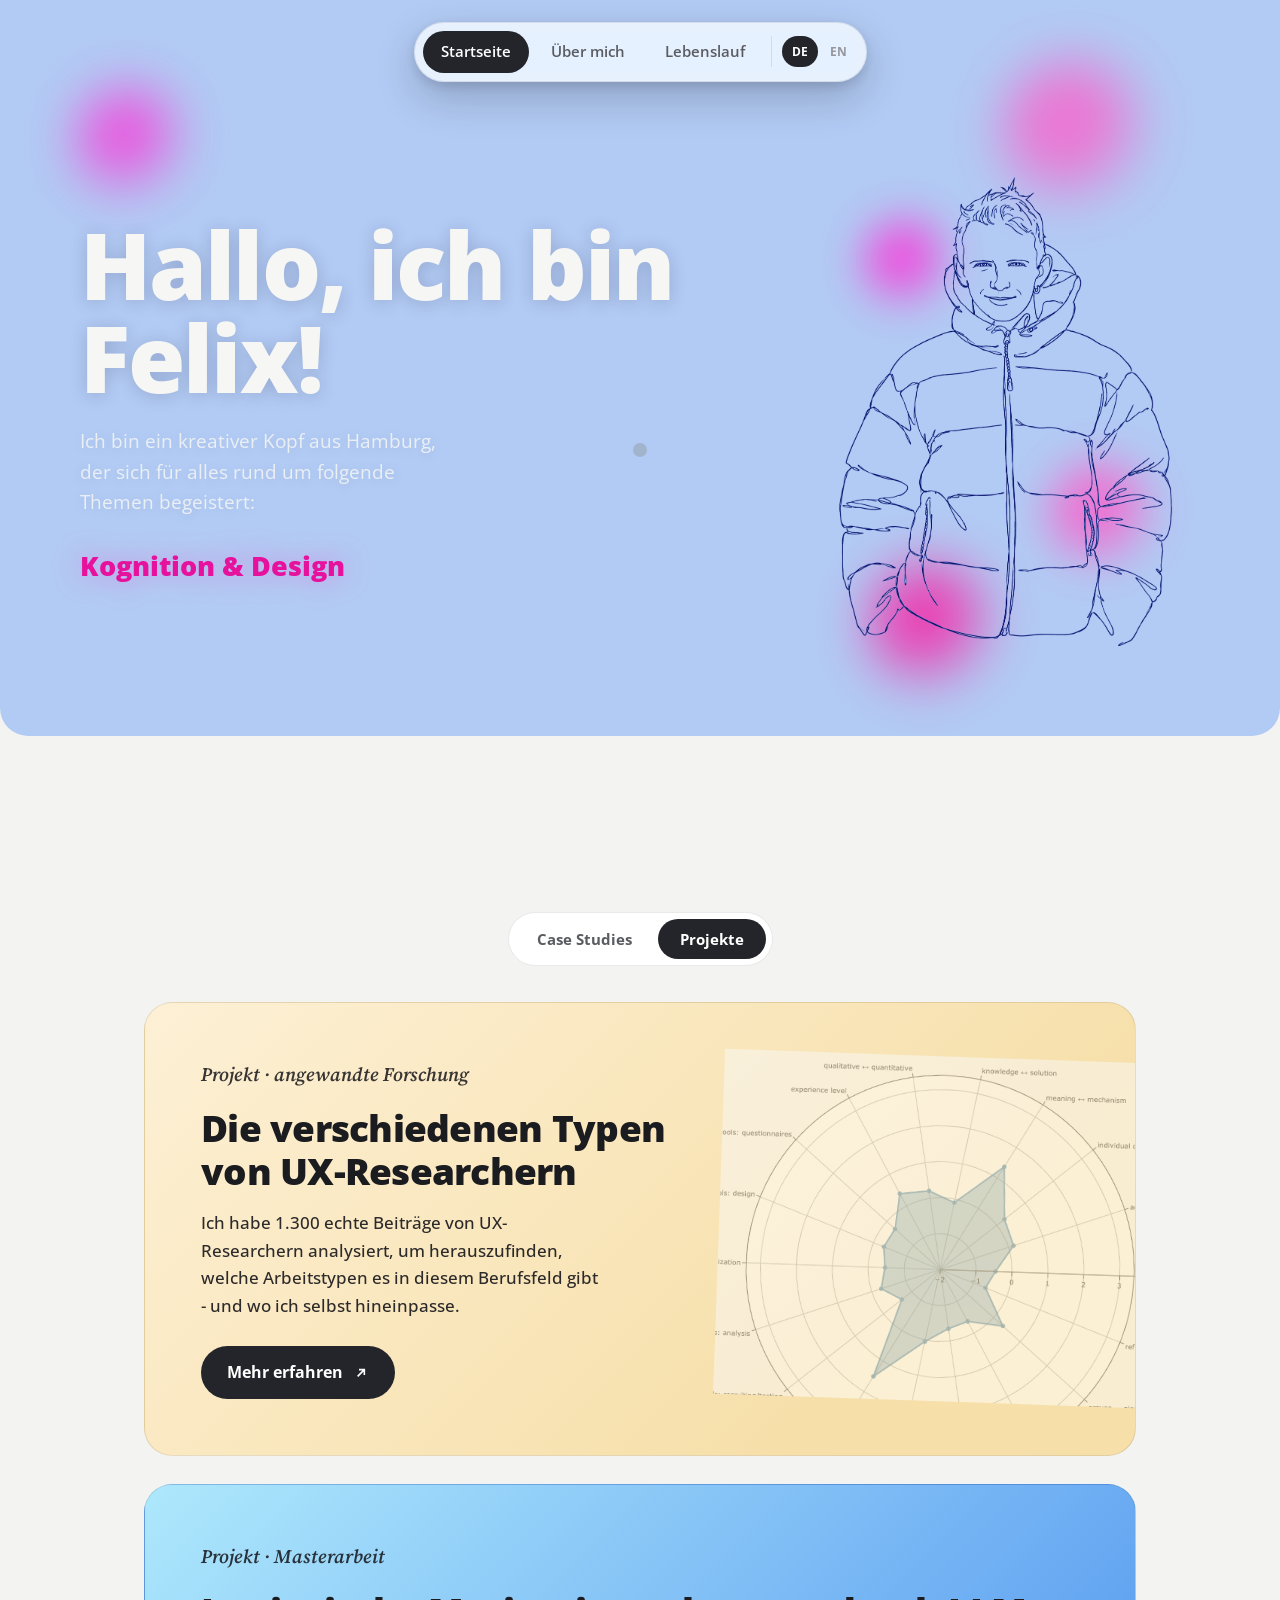
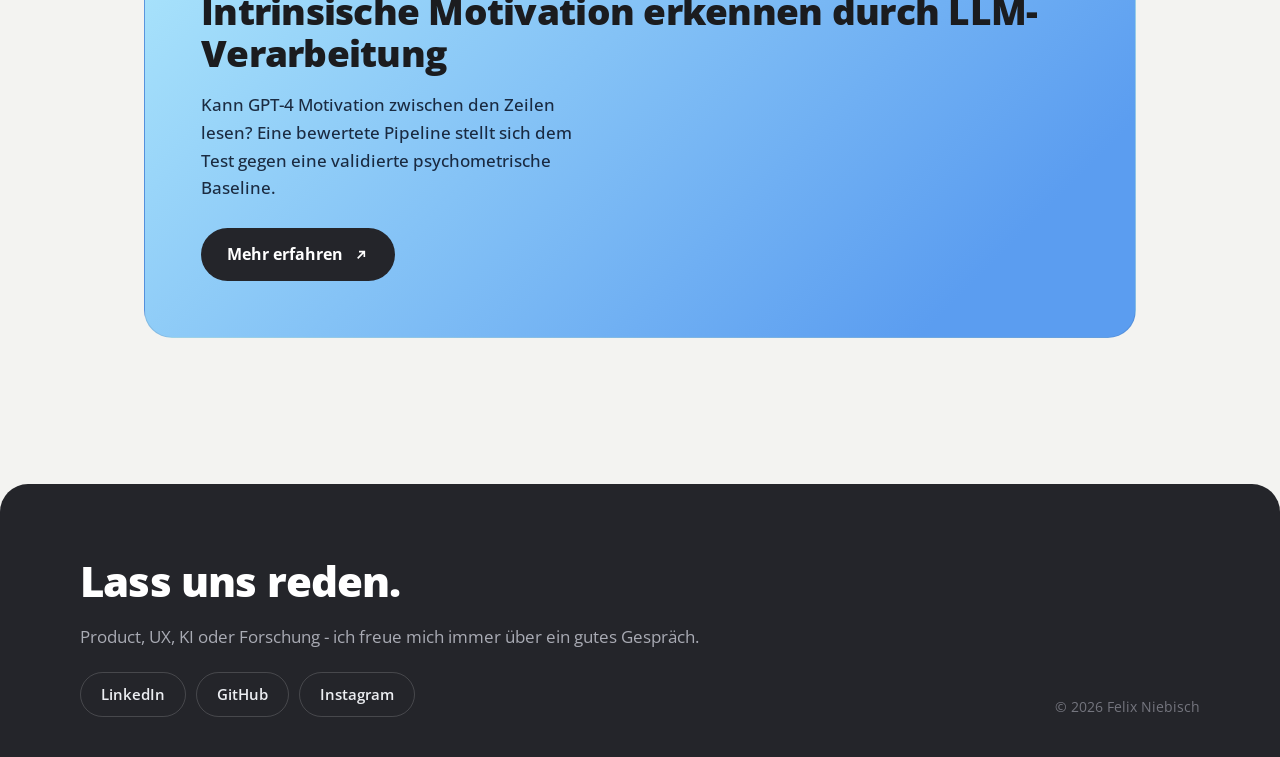
<file: index.html>
<!doctype html>
<html lang="de">
<head>
<meta charset="utf-8">
<meta name="viewport" content="width=device-width, initial-scale=1">
<title>Felix Niebisch - Kognition &amp; Design</title>
<meta name="description" content="Felix Niebisch - UX- &amp; Produktdesigner aus Hamburg an der Schnittstelle zwischen Menschen und den Systemen, die sie nutzen.">
<link rel="stylesheet" href="css/style.css?v=2">
</head>
<body>

<nav class="site-nav">
  <div class="site-nav__inner">
    <a href="index.html" data-i18n="nav.home">Startseite</a>
    <a href="about.html" data-i18n="nav.about">Über mich</a>
    <a href="resume.html" data-i18n="nav.resume">Lebenslauf</a>
    <div class="lang-toggle">
      <button type="button" data-lang="de" class="is-active">DE</button>
      <button type="button" data-lang="en">EN</button>
    </div>
  </div>
</nav>

<header class="hero">
  <div class="hero__lava" aria-hidden="true">
    <span class="blob blob--a"></span>
    <span class="blob blob--b"></span>
    <span class="blob blob--d"></span>
  </div>
  <div class="hero__grid">
    <div>
      <h1 data-i18n="hero.h1">Hallo, ich bin Felix!</h1>
      <p data-i18n="hero.p">Ich bin ein kreativer Kopf aus Hamburg, der sich für alles rund um folgende Themen begeistert:</p>
      <div class="tag" data-i18n="hero.tag">Kognition &amp; Design</div>
    </div>
    <div class="hero__photo">
      <div class="hero__photo-balls" aria-hidden="true">
        <span class="ball ball--1"></span>
        <span class="ball ball--2"></span>
      </div>
      <img src="assets/img/felix-portrait.png" alt="Line-art illustration portrait of Felix Niebisch in a puffer jacket">
    </div>
  </div>
</header>

<section class="block">
  <div class="container section-head" data-reveal>
    <h2 data-i18n="work.heading">Ausgewählte Arbeiten</h2>
  </div>

  <div class="container">
    <div class="work-toggle" role="tablist" aria-label="Ausgewählte Arbeiten filtern" data-reveal>
      <button type="button" data-target="case-study" role="tab" aria-selected="false" data-i18n="work.toggle.caseStudies">Case Studies</button>
      <button type="button" class="is-active" data-target="project" role="tab" aria-selected="true" data-i18n="work.toggle.projects">Projekte</button>
    </div>
  </div>

  <div class="container">
    <div class="work-group" data-group="case-study" hidden>
      <a class="project-card project-card--heame" href="case-studies/heame.html" data-reveal>
        <div class="project-card__content">
          <div class="project-card__eyebrow" data-i18n="card.heame.eyebrow">Case Study</div>
          <h3>Heame</h3>
          <p class="desc" data-i18n="card.heame.desc">Komplexe Gesundheitsdaten in einem verspielten Score vereinfacht.</p>
          <span class="btn"><span data-i18n="card.learnMore">Mehr erfahren</span>
            <svg viewBox="0 0 24 24" fill="none" stroke="currentColor" stroke-width="2.4"><path d="M7 17 17 7M9 7h8v8"/></svg>
          </span>
        </div>
        <img class="project-card__visual" src="assets/img/heame-real-dashboard.png" alt="Heame dashboard with today's overview">
      </a>

      <a class="project-card project-card--splint" href="case-studies/inklusion-digital.html" data-reveal>
        <div class="project-card__content">
          <div class="project-card__eyebrow" data-i18n="card.splint.eyebrow">Case Study</div>
          <h3>Splint</h3>
          <p class="desc" data-i18n="card.splint.desc">Ein Förderplanungs-Dashboard, das vier Metriken - und den Fortschritt einer Schülerin - auf einen Bildschirm bringt.</p>
          <span class="btn"><span data-i18n="card.learnMore">Mehr erfahren</span>
            <svg viewBox="0 0 24 24" fill="none" stroke="currentColor" stroke-width="2.4"><path d="M7 17 17 7M9 7h8v8"/></svg>
          </span>
        </div>
        <img class="project-card__visual" src="assets/img/splint-card.png" alt="Splint dashboard interface preview">
      </a>
    </div>

    <div class="work-group" data-group="project">
      <a class="project-card project-card--uxr" href="projects/uxr-community.html" data-reveal>
        <div class="project-card__content">
          <div class="project-card__eyebrow" data-i18n="card.uxr.eyebrow">Projekt · angewandte Forschung</div>
          <h3 data-i18n="card.uxr.title">Die verschiedenen Typen von UX-Researchern</h3>
          <p class="desc" data-i18n="card.uxr.desc">Ich habe 1.300 echte Beiträge von UX-Researchern analysiert, um herauszufinden, welche Arbeitstypen es in diesem Berufsfeld gibt - und wo ich selbst hineinpasse.</p>
          <span class="btn"><span data-i18n="card.learnMore">Mehr erfahren</span>
            <svg viewBox="0 0 24 24" fill="none" stroke="currentColor" stroke-width="2.4"><path d="M7 17 17 7M9 7h8v8"/></svg>
          </span>
        </div>
        <img class="project-card__visual" src="assets/img/uxr-card.png" alt="UXR Cluster Space radar chart preview">
      </a>

      <a class="project-card project-card--thesis" href="projects/master-thesis.html" data-reveal>
        <div class="project-card__content">
          <div class="project-card__eyebrow" data-i18n="card.thesis.eyebrow">Projekt · Masterarbeit</div>
          <h3 data-i18n="card.thesis.title">Intrinsische Motivation erkennen durch LLM-Verarbeitung</h3>
          <p class="desc" data-i18n="card.thesis.desc">Kann GPT-4 Motivation zwischen den Zeilen lesen? Eine bewertete Pipeline stellt sich dem Test gegen eine validierte psychometrische Baseline.</p>
          <span class="btn"><span data-i18n="card.learnMore">Mehr erfahren</span>
            <svg viewBox="0 0 24 24" fill="none" stroke="currentColor" stroke-width="2.4"><path d="M7 17 17 7M9 7h8v8"/></svg>
          </span>
        </div>
      </a>
    </div>
  </div>
</section>

<footer class="site-footer">
  <div class="footer__grid">
    <div data-reveal>
      <h2 data-i18n="footer.heading">Lass uns reden.</h2>
      <p data-i18n="footer.sub">Product, UX, KI oder Forschung - ich freue mich immer über ein gutes Gespräch.</p>
      <div class="social-list">
        <a href="https://www.linkedin.com/in/felix-niebisch-linked/" target="_blank" rel="noopener">LinkedIn</a>
        <a href="https://github.com/Felixniebisch" target="_blank" rel="noopener">GitHub</a>
        <a href="https://www.instagram.com/niesnitch/" target="_blank" rel="noopener">Instagram</a>
      </div>
    </div>
    <div class="footer__meta">© 2026 Felix Niebisch</div>
  </div>
</footer>

<script>
window.I18N_EN = {
  'work.heading': 'Selected work',
  'work.toggle.caseStudies': 'Case studies',
  'work.toggle.projects': 'Projects',
  'card.heame.eyebrow': 'Case study',
  'card.heame.desc': 'Simplifying complex health data into one playful score.',
  'card.splint.eyebrow': 'Case study',
  'card.splint.desc': "A support-planning dashboard that puts four metrics - and a student's progress - on one screen.",
  'card.uxr.eyebrow': 'Project · applied research',
  'card.uxr.title': 'The Different Types of UX Researchers',
  'card.uxr.desc': 'I analyzed 1,300 real posts from UX researchers to find out what different types of people work in this field - and where I fit in myself.',
  'card.thesis.eyebrow': 'Project · master thesis',
  'card.thesis.title': 'Recognizing Intrinsic Motivation Through LLM Processing',
  'card.thesis.desc': 'Can GPT-4 read motivation between the lines? A scored pipeline that puts it to the test against a validated psychometric baseline.',
  'card.learnMore': 'Learn more',
  'hero.h1': "Hi, I'm Felix!",
  'hero.p': "I'm a Hamburg based creative mind, that loves all things related to:",
  'hero.tag': 'Cognition &amp; Design',
};
</script>
<script src="js/main.js?v=2"></script>
<script src="js/i18n.js?v=2"></script>
<script data-goatcounter="https://felixniebisch.goatcounter.com/count" async src="//gc.zgo.at/count.js"></script>
</body>
</html>
</file>
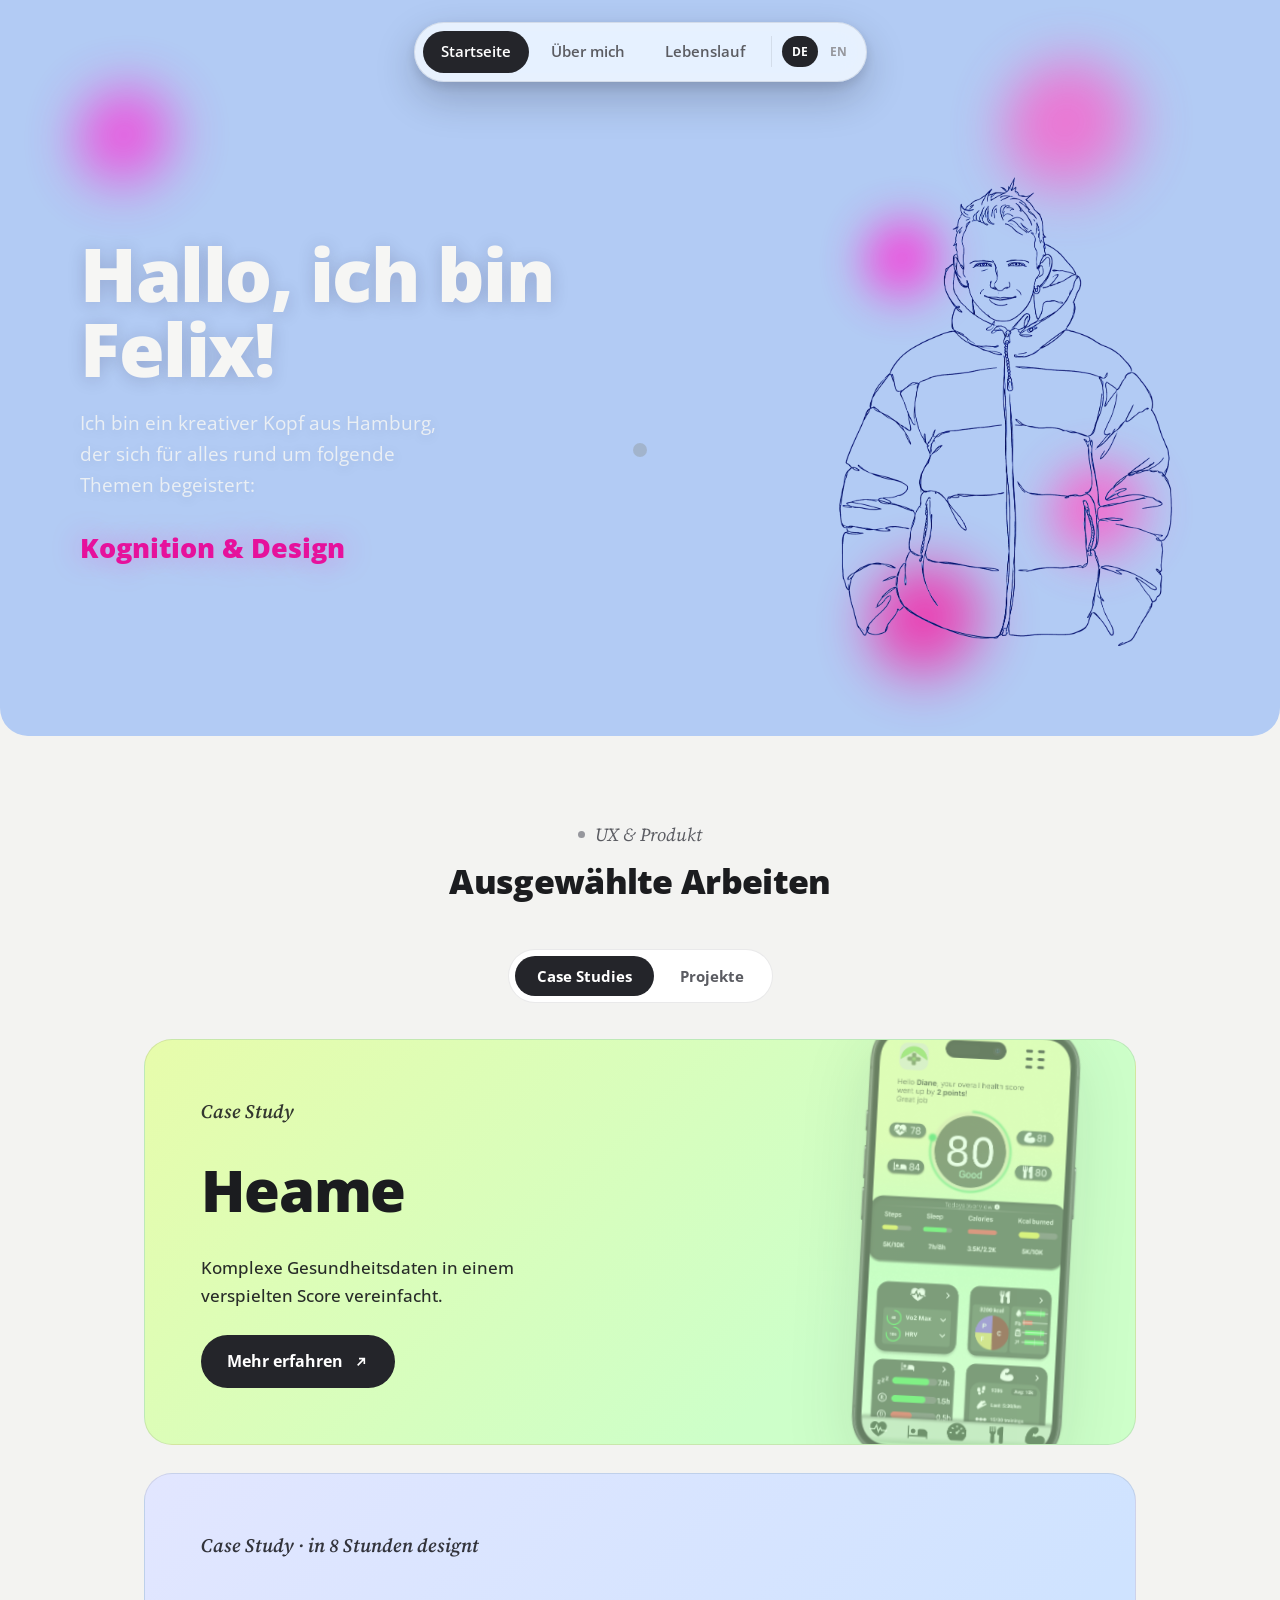
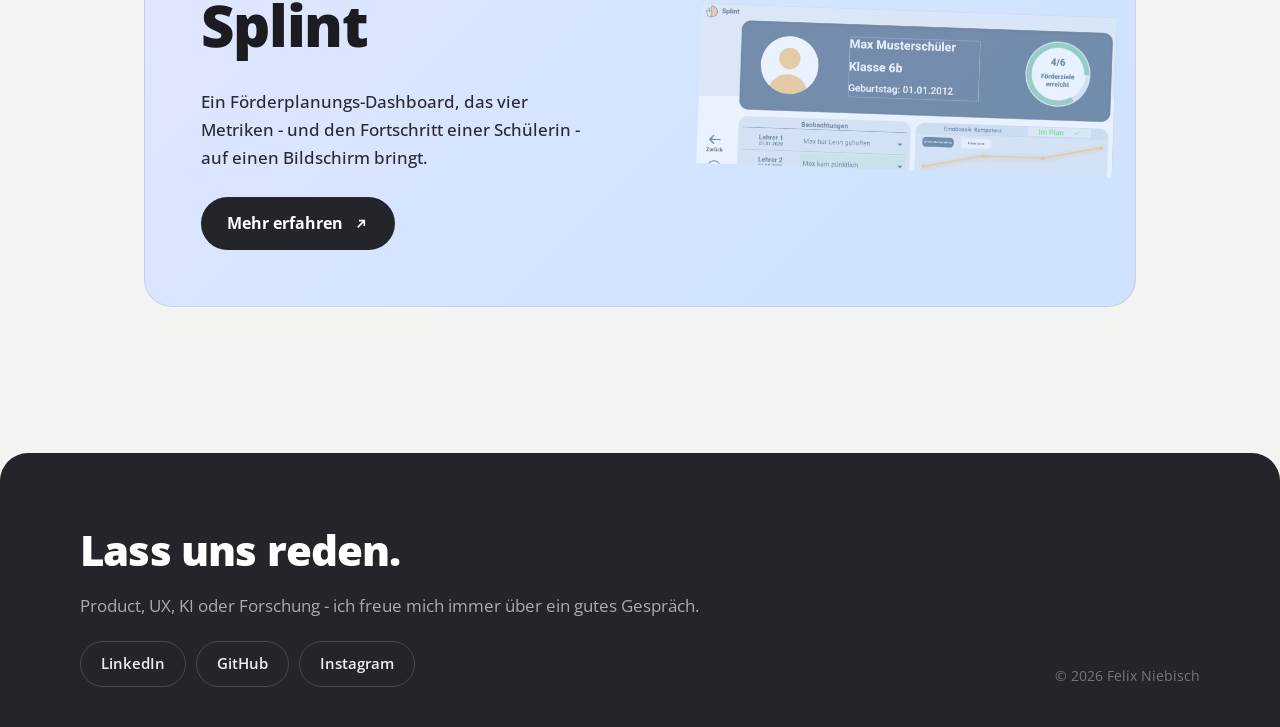
<file: .github/index.html>
<!doctype html>
<html lang="de">
<head>
<meta charset="utf-8">
<meta name="viewport" content="width=device-width, initial-scale=1">
<title>Felix Niebisch - Kognition &amp; Design</title>
<meta name="description" content="Felix Niebisch - UX- &amp; Produktdesigner aus Hamburg an der Schnittstelle zwischen Menschen und den Systemen, die sie nutzen.">
<link rel="stylesheet" href="css/style.css?v=2">
</head>
<body>

<nav class="site-nav">
  <div class="site-nav__inner">
    <a href="index.html" data-i18n="nav.home">Startseite</a>
    <a href="about.html" data-i18n="nav.about">Über mich</a>
    <a href="resume.html" data-i18n="nav.resume">Lebenslauf</a>
    <div class="lang-toggle">
      <button type="button" data-lang="de" class="is-active">DE</button>
      <button type="button" data-lang="en">EN</button>
    </div>
  </div>
</nav>

<header class="hero">
  <div class="hero__lava" aria-hidden="true">
    <span class="blob blob--a"></span>
    <span class="blob blob--b"></span>
    <span class="blob blob--d"></span>
  </div>
  <div class="hero__grid">
    <div>
      <h1 data-i18n="hero.h1">Hallo, ich bin Felix!</h1>
      <p data-i18n="hero.p">Ich bin ein kreativer Kopf aus Hamburg, der sich für alles rund um folgende Themen begeistert:</p>
      <div class="tag" data-i18n="hero.tag">Kognition &amp; Design</div>
    </div>
    <div class="hero__photo">
      <div class="hero__photo-balls" aria-hidden="true">
        <span class="ball ball--1"></span>
        <span class="ball ball--2"></span>
      </div>
      <img src="assets/img/felix-portrait.png" alt="Line-art illustration portrait of Felix Niebisch in a puffer jacket">
    </div>
  </div>
</header>

<section class="block">
  <div class="container section-head" data-reveal>
    <span class="eyebrow" data-i18n="work.eyebrow">UX &amp; Produkt</span>
    <h2 data-i18n="work.heading">Ausgewählte Arbeiten</h2>
  </div>

  <div class="container">
    <div class="work-toggle" role="tablist" aria-label="Ausgewählte Arbeiten filtern" data-reveal>
      <button type="button" class="is-active" data-target="case-study" role="tab" aria-selected="true" data-i18n="work.toggle.caseStudies">Case Studies</button>
      <button type="button" data-target="project" role="tab" aria-selected="false" data-i18n="work.toggle.projects">Projekte</button>
    </div>
  </div>

  <div class="container">
    <div class="work-group" data-group="case-study">
      <a class="project-card project-card--heame" href="case-studies/heame.html" data-reveal>
        <div class="project-card__content">
          <div class="project-card__eyebrow" data-i18n="card.heame.eyebrow">Case Study</div>
          <h3>Heame</h3>
          <p class="desc" data-i18n="card.heame.desc">Komplexe Gesundheitsdaten in einem verspielten Score vereinfacht.</p>
          <span class="btn"><span data-i18n="card.learnMore">Mehr erfahren</span>
            <svg viewBox="0 0 24 24" fill="none" stroke="currentColor" stroke-width="2.4"><path d="M7 17 17 7M9 7h8v8"/></svg>
          </span>
        </div>
        <img class="project-card__visual" src="assets/img/heame-real-dashboard.png" alt="Heame dashboard with today's overview">
      </a>

      <a class="project-card project-card--splint" href="case-studies/inklusion-digital.html" data-reveal>
        <div class="project-card__content">
          <div class="project-card__eyebrow" data-i18n="card.splint.eyebrow">Case Study · in 8 Stunden designt</div>
          <h3>Splint</h3>
          <p class="desc" data-i18n="card.splint.desc">Ein Förderplanungs-Dashboard, das vier Metriken - und den Fortschritt einer Schülerin - auf einen Bildschirm bringt.</p>
          <span class="btn"><span data-i18n="card.learnMore">Mehr erfahren</span>
            <svg viewBox="0 0 24 24" fill="none" stroke="currentColor" stroke-width="2.4"><path d="M7 17 17 7M9 7h8v8"/></svg>
          </span>
        </div>
        <img class="project-card__visual" src="assets/img/splint-card.png" alt="Splint dashboard interface preview">
      </a>
    </div>

    <div class="work-group" data-group="project" hidden>
      <a class="project-card project-card--uxr" href="projects/uxr-community.html" data-reveal>
        <div class="project-card__content">
          <div class="project-card__eyebrow" data-i18n="card.uxr.eyebrow">Projekt · angewandte Forschung</div>
          <h3>UXR Cluster Space</h3>
          <p class="desc" data-i18n="card.uxr.desc">1.300 echte UX-Researcher, 18 Dimensionen, fünf Typen - und wo ich quantitativ hineinpasse.</p>
          <span class="btn"><span data-i18n="card.learnMore">Mehr erfahren</span>
            <svg viewBox="0 0 24 24" fill="none" stroke="currentColor" stroke-width="2.4"><path d="M7 17 17 7M9 7h8v8"/></svg>
          </span>
        </div>
        <img class="project-card__visual" src="assets/img/uxr-card.png" alt="UXR Cluster Space radar chart preview">
      </a>

      <a class="project-card project-card--thesis" href="projects/master-thesis.html" data-reveal>
        <div class="project-card__content">
          <div class="project-card__eyebrow" data-i18n="card.thesis.eyebrow">Projekt · Masterarbeit</div>
          <h3 data-i18n="card.thesis.title">Intrinsische Motivation erkennen durch LLM-Verarbeitung</h3>
          <p class="desc" data-i18n="card.thesis.desc">Kann GPT-4 Motivation zwischen den Zeilen lesen? Eine bewertete Pipeline stellt sich dem Test gegen eine validierte psychometrische Baseline.</p>
          <span class="btn"><span data-i18n="card.learnMore">Mehr erfahren</span>
            <svg viewBox="0 0 24 24" fill="none" stroke="currentColor" stroke-width="2.4"><path d="M7 17 17 7M9 7h8v8"/></svg>
          </span>
        </div>
        <svg class="project-card__visual project-card__visual--icon" viewBox="0 0 300 300" fill="none" stroke="#12233f" stroke-width="3" stroke-linecap="round" stroke-linejoin="round">
          <path d="M30 60c0-11 9-20 20-20h110c11 0 20 9 20 20v70c0 11-9 20-20 20H90l-35 32 3-32H50c-11 0-20-9-20-20z"/>
          <path d="M55 60h100M55 82h130M55 104h80"/>
          <path d="M185 150c15 12 30 12 45 0" stroke-dasharray="4 7"/>
          <circle cx="235" cy="150" r="55"/>
          <path d="M235 150 235 105M235 150 269 174M235 150 201 174M235 150 190 140M235 150 280 140" stroke-dasharray="0"/>
          <circle cx="235" cy="105" r="4" fill="#12233f"/>
          <circle cx="269" cy="174" r="4" fill="#12233f"/>
          <circle cx="201" cy="174" r="4" fill="#12233f"/>
        </svg>
      </a>
    </div>
  </div>
</section>

<footer class="site-footer">
  <div class="footer__grid">
    <div data-reveal>
      <h2 data-i18n="footer.heading">Lass uns reden.</h2>
      <p data-i18n="footer.sub">Product, UX, KI oder Forschung - ich freue mich immer über ein gutes Gespräch.</p>
      <div class="social-list">
        <a href="https://www.linkedin.com/in/felix-niebisch-linked/" target="_blank" rel="noopener">LinkedIn</a>
        <a href="https://github.com/Felixniebisch" target="_blank" rel="noopener">GitHub</a>
        <a href="https://www.instagram.com/niesnitch/" target="_blank" rel="noopener">Instagram</a>
      </div>
    </div>
    <div class="footer__meta">© 2026 Felix Niebisch</div>
  </div>
</footer>

<script>
window.I18N_EN = {
  'work.eyebrow': 'UX &amp; product',
  'work.heading': 'Selected work',
  'work.toggle.caseStudies': 'Case studies',
  'work.toggle.projects': 'Projects',
  'card.heame.eyebrow': 'Case study',
  'card.heame.desc': 'Simplifying complex health data into one playful score.',
  'card.splint.eyebrow': 'Case study · designed in 8 hours',
  'card.splint.desc': "A Förderplanung dashboard that puts four metrics - and a student's progress - on one screen.",
  'card.uxr.eyebrow': 'Project · applied research',
  'card.uxr.desc': '1,300 real UX researchers, 18 dimensions, five types - and where I quantitatively fit among them.',
  'card.thesis.eyebrow': 'Project · master thesis',
  'card.thesis.title': 'Recognizing Intrinsic Motivation Through LLM Processing',
  'card.thesis.desc': 'Can GPT-4 read motivation between the lines? A scored pipeline that puts it to the test against a validated psychometric baseline.',
  'card.learnMore': 'Learn more',
  'hero.h1': "Hi, I'm Felix!",
  'hero.p': "I'm a Hamburg based creative mind, that loves all things related to:",
  'hero.tag': 'Cognition &amp; Design',
};
</script>
<script src="js/main.js?v=2"></script>
<script src="js/i18n.js?v=2"></script>
<script data-goatcounter="https://felixniebisch.goatcounter.com/count" async src="//gc.zgo.at/count.js"></script>
</body>
</html>
</file>
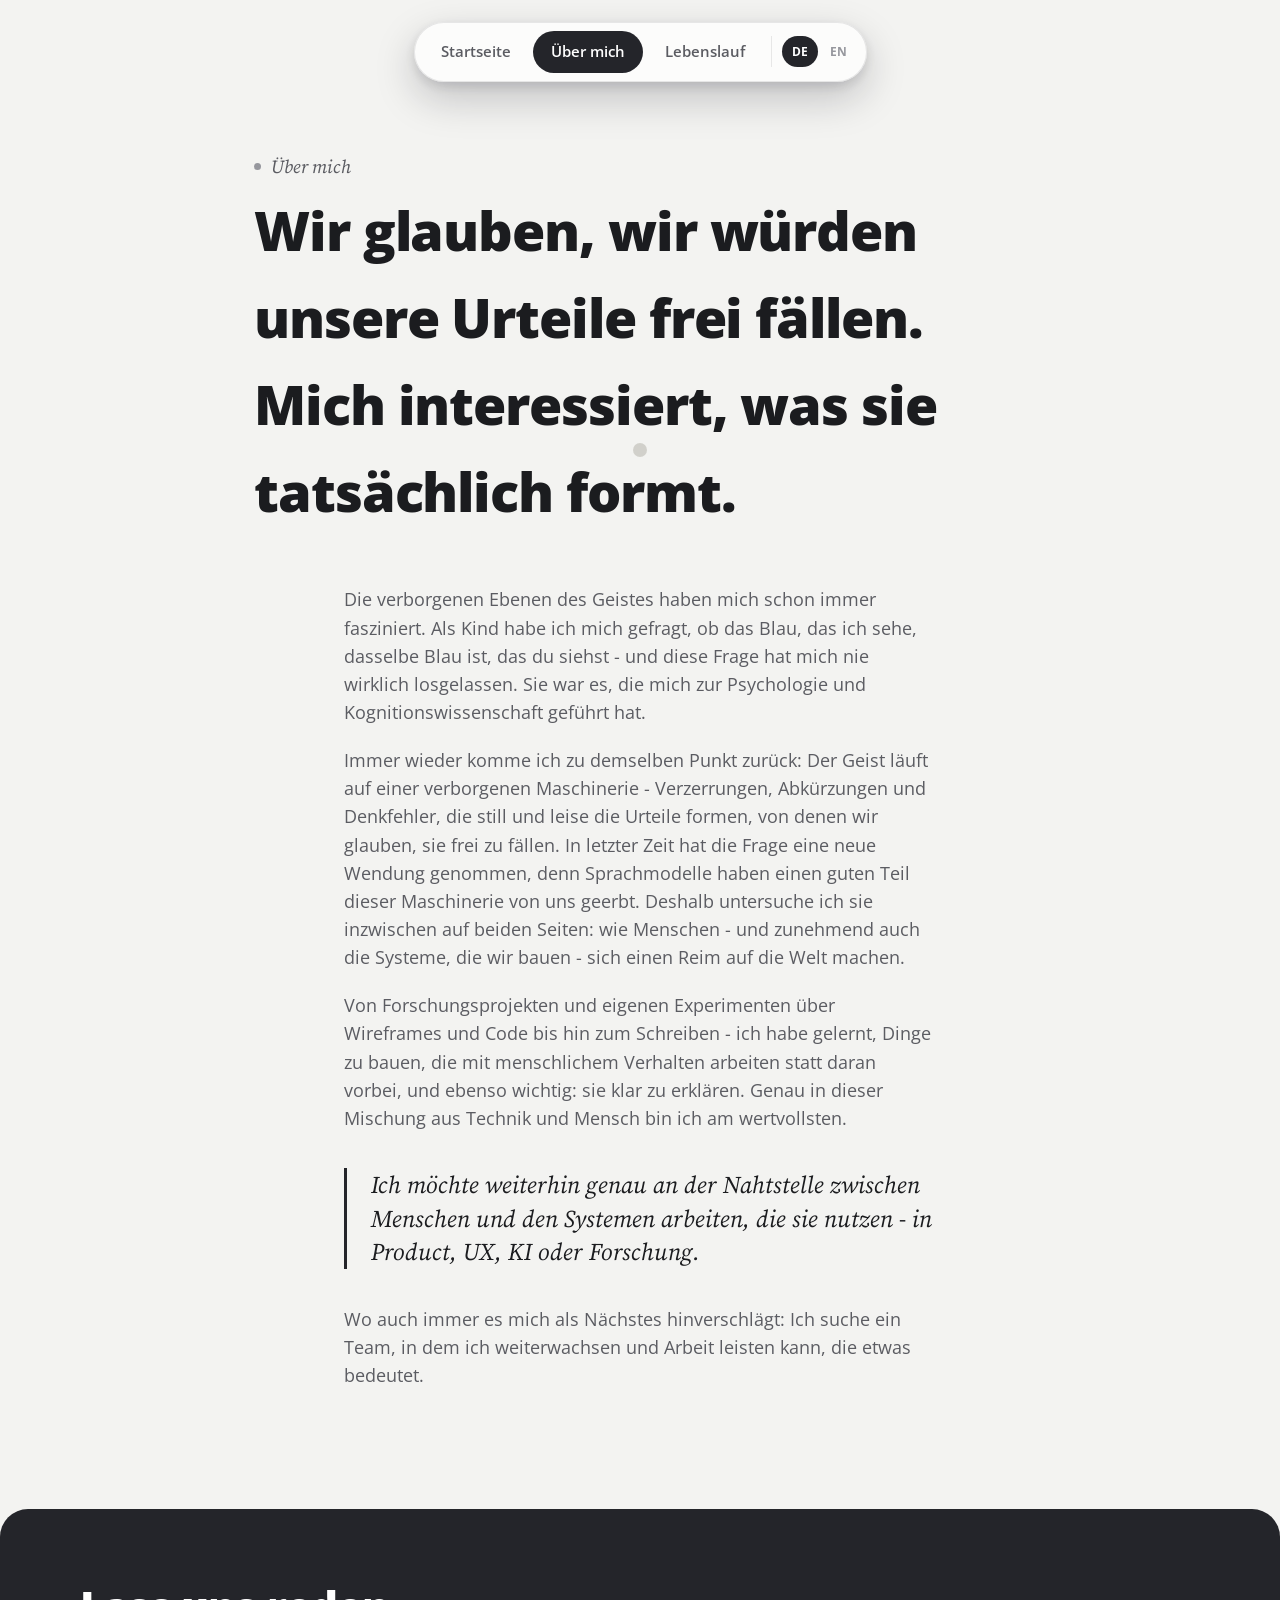
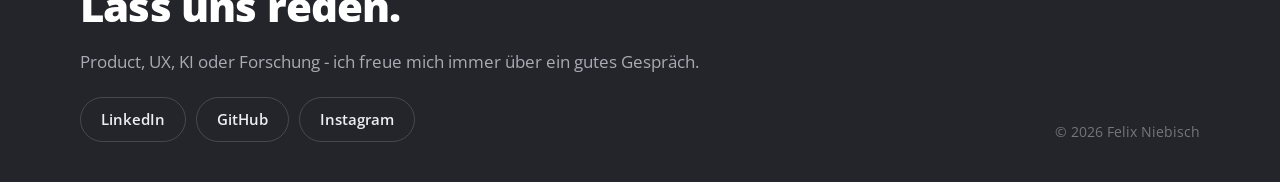
<file: about.html>
<!doctype html>
<html lang="de">
<head>
<meta charset="utf-8">
<meta name="viewport" content="width=device-width, initial-scale=1">
<title>Über mich - Felix Niebisch</title>
<meta name="description" content="Felix Niebisch untersucht die verborgene Maschinerie des Urteilens - bei Menschen, und zunehmend auch in den Systemen, die wir bauen.">
<link rel="stylesheet" href="css/style.css?v=2">
</head>
<body>

<nav class="site-nav">
  <div class="site-nav__inner">
    <a href="index.html" data-i18n="nav.home">Startseite</a>
    <a href="about.html" class="is-active" data-i18n="nav.about">Über mich</a>
    <a href="resume.html" data-i18n="nav.resume">Lebenslauf</a>
    <div class="lang-toggle">
      <button type="button" data-lang="de" class="is-active">DE</button>
      <button type="button" data-lang="en">EN</button>
    </div>
  </div>
</nav>

<div class="page-hero">
  <span class="eyebrow" data-i18n="about.eyebrow">Über mich</span>
  <h1 data-i18n="about.h1">Wir glauben, wir würden unsere Urteile frei fällen.<br>Mich interessiert, was sie tatsächlich formt.</h1>
</div>

<article class="prose">
  <p data-reveal data-i18n="about.p1">Die verborgenen Ebenen des Geistes haben mich schon immer fasziniert. Als Kind habe ich mich gefragt, ob das Blau, das ich sehe, dasselbe Blau ist, das du siehst - und diese Frage hat mich nie wirklich losgelassen. Sie war es, die mich zur Psychologie und Kognitionswissenschaft geführt hat.</p>

  <p data-reveal data-i18n="about.p2">Immer wieder komme ich zu demselben Punkt zurück: Der Geist läuft auf einer verborgenen Maschinerie - Verzerrungen, Abkürzungen und Denkfehler, die still und leise die Urteile formen, von denen wir glauben, sie frei zu fällen. In letzter Zeit hat die Frage eine neue Wendung genommen, denn Sprachmodelle haben einen guten Teil dieser Maschinerie von uns geerbt. Deshalb untersuche ich sie inzwischen auf beiden Seiten: wie Menschen - und zunehmend auch die Systeme, die wir bauen - sich einen Reim auf die Welt machen.</p>

  <p data-reveal data-i18n="about.p3">Von Forschungsprojekten und eigenen Experimenten über Wireframes und Code bis hin zum Schreiben - ich habe gelernt, Dinge zu bauen, die mit menschlichem Verhalten arbeiten statt daran vorbei, und ebenso wichtig: sie klar zu erklären. Genau in dieser Mischung aus Technik und Mensch bin ich am wertvollsten.</p>

  <blockquote data-reveal data-i18n="about.quote">Ich möchte weiterhin genau an der Nahtstelle zwischen Menschen und den Systemen arbeiten, die sie nutzen - in Product, UX, KI oder Forschung.</blockquote>

  <p data-reveal data-i18n="about.p4">Wo auch immer es mich als Nächstes hinverschlägt: Ich suche ein Team, in dem ich weiterwachsen und Arbeit leisten kann, die etwas bedeutet.</p>
</article>

<footer class="site-footer">
  <div class="footer__grid">
    <div data-reveal>
      <h2 data-i18n="footer.heading">Lass uns reden.</h2>
      <p data-i18n="footer.sub">Product, UX, KI oder Forschung - ich freue mich immer über ein gutes Gespräch.</p>
      <div class="social-list">
        <a href="https://www.linkedin.com/in/felix-niebisch-linked/" target="_blank" rel="noopener">LinkedIn</a>
        <a href="https://github.com/Felixniebisch" target="_blank" rel="noopener">GitHub</a>
        <a href="https://www.instagram.com/niesnitch/" target="_blank" rel="noopener">Instagram</a>
      </div>
    </div>
    <div class="footer__meta">© 2026 Felix Niebisch</div>
  </div>
</footer>

<script>
window.I18N_EN = {
  'about.eyebrow': 'About',
  'about.h1': "We think we make our judgments freely.<br>I'm interested in what's actually shaping them.",
  'about.p1': "I've always been curious about the hidden layers of the mind. As a kid I wondered whether the blue I see is the same blue you see, and that question never really left. It's what pulled me into psychology and cognitive science.",
  'about.p2': "What I keep circling back to is that the mind runs on hidden machinery: the biases, shortcuts, and distortions that quietly shape the judgments we think we make freely. Lately the question has taken a new turn, because language models have inherited a lot of that machinery from us. So now I study it on both sides: how people, and increasingly the systems we build, make sense of the world.",
  'about.p3': "From research projects and custom experiments to wireframes, code, and writing, I've learned to build things that work with human behavior rather than around it, and, just as importantly, to explain them clearly. That mix of the technical and the human is where I'm most useful.",
  'about.quote': "I want to keep working at the seam between people and the systems they use, in product, UX, AI, or research.",
  'about.p4': "Wherever it lands next, I'm looking for a team where I can keep growing and do work that means something.",
};
</script>
<script src="js/main.js?v=2"></script>
<script src="js/i18n.js?v=2"></script>
<script data-goatcounter="https://felixniebisch.goatcounter.com/count" async src="//gc.zgo.at/count.js"></script>
</body>
</html>
</file>
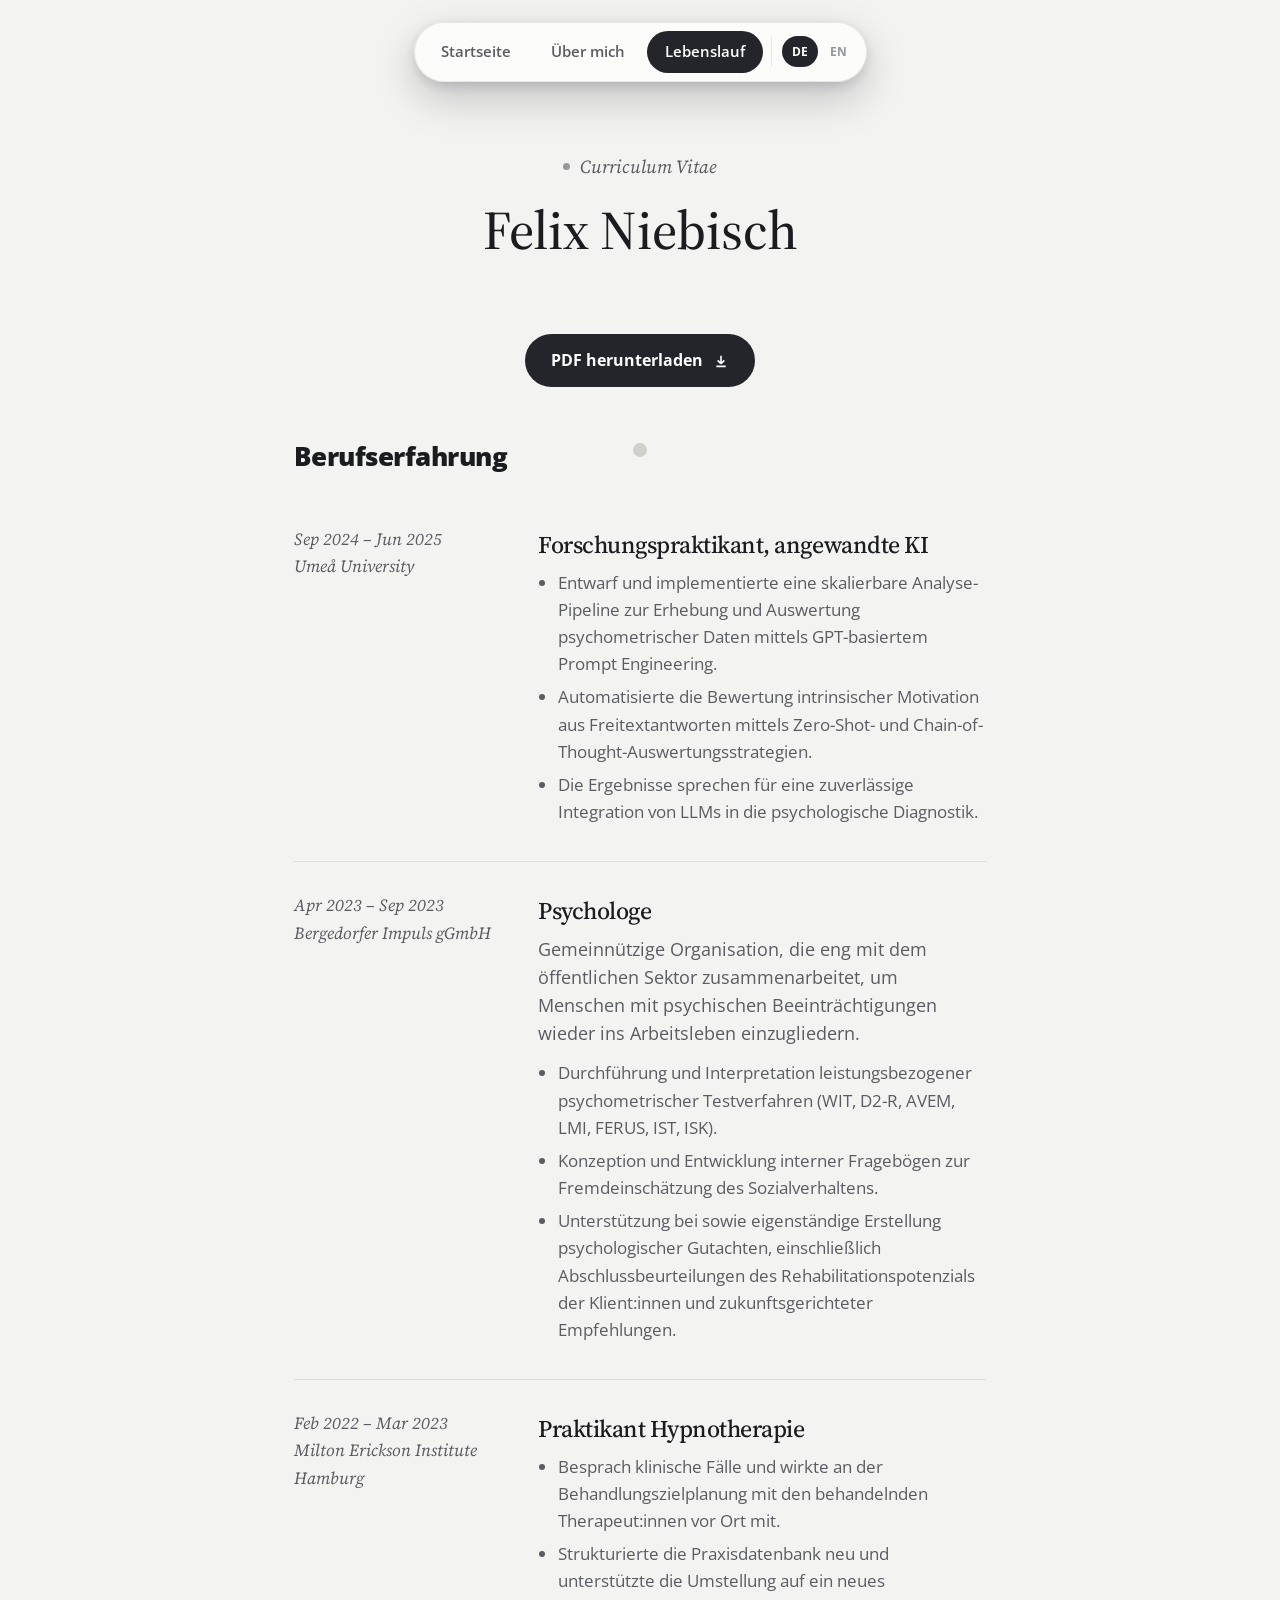
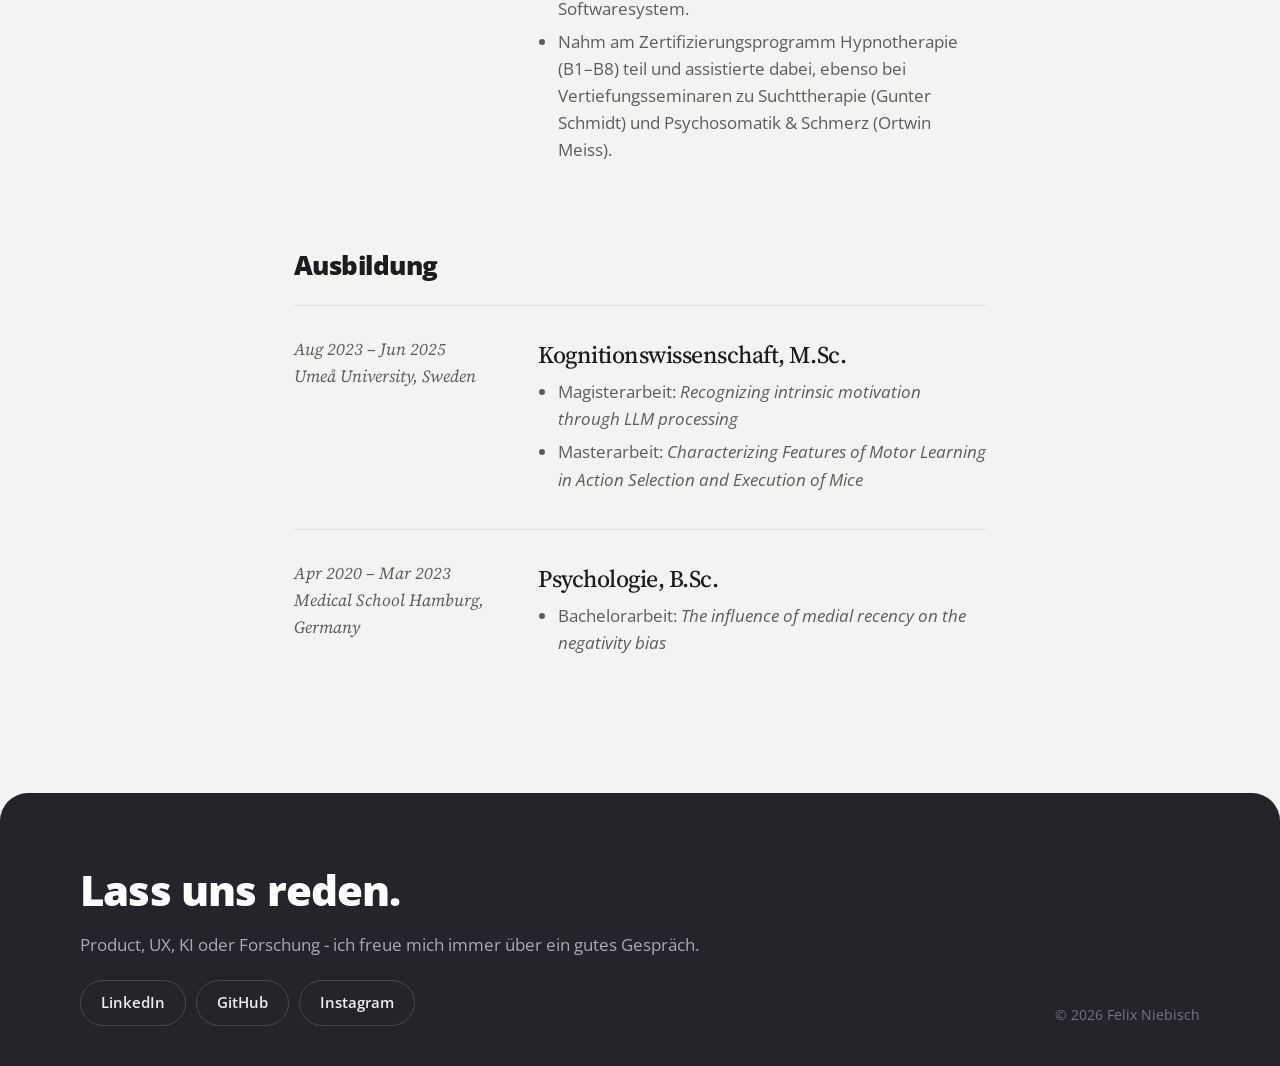
<file: resume.html>
<!doctype html>
<html lang="de">
<head>
<meta charset="utf-8">
<meta name="viewport" content="width=device-width, initial-scale=1">
<title>Lebenslauf - Felix Niebisch</title>
<meta name="description" content="Der Lebenslauf von Felix Niebisch - Berufserfahrung und Ausbildung.">
<link rel="stylesheet" href="css/style.css?v=2">
</head>
<body>

<nav class="site-nav">
  <div class="site-nav__inner">
    <a href="index.html" data-i18n="nav.home">Startseite</a>
    <a href="about.html" data-i18n="nav.about">Über mich</a>
    <a href="resume.html" class="is-active" data-i18n="nav.resume">Lebenslauf</a>
    <div class="lang-toggle">
      <button type="button" data-lang="de" class="is-active">DE</button>
      <button type="button" data-lang="en">EN</button>
    </div>
  </div>
</nav>

<div class="page-hero" style="text-align:center">
  <span class="eyebrow" style="justify-content:center">Curriculum Vitae</span>
  <h1 style="font-family:var(--serif); font-weight:500; letter-spacing:0;">Felix Niebisch</h1>
</div>

<div class="cv-download" data-reveal>
  <a class="btn" href="assets/felix-niebisch-cv.pdf" download>
    <span data-i18n="cv.download">PDF herunterladen</span>
    <svg viewBox="0 0 24 24" fill="none" stroke="currentColor" stroke-width="2.4"><path d="M12 4v12m0 0-5-5m5 5 5-5M5 20h14"/></svg>
  </a>
</div>

<section class="prose" style="max-width:820px">
  <h2 data-reveal data-i18n="cv.workHeading">Berufserfahrung</h2>

  <div class="cv-entry" data-reveal>
    <div class="cv-entry__meta">Sep 2024 – Jun 2025<br>Umeå University</div>
    <div>
      <h3 data-i18n="cv.ai.title">Forschungspraktikant, angewandte KI</h3>
      <ul data-i18n="cv.ai.list">
        <li>Entwarf und implementierte eine skalierbare Analyse-Pipeline zur Erhebung und Auswertung psychometrischer Daten mittels GPT-basiertem Prompt Engineering.</li>
        <li>Automatisierte die Bewertung intrinsischer Motivation aus Freitextantworten mittels Zero-Shot- und Chain-of-Thought-Auswertungsstrategien.</li>
        <li>Die Ergebnisse sprechen für eine zuverlässige Integration von LLMs in die psychologische Diagnostik.</li>
      </ul>
    </div>
  </div>

  <div class="cv-entry" data-reveal>
    <div class="cv-entry__meta">Apr 2023 – Sep 2023<br>Bergedorfer Impuls gGmbH</div>
    <div>
      <h3 data-i18n="cv.psych.title">Psychologe</h3>
      <p style="color:var(--ink-soft); margin:0 0 12px;" data-i18n="cv.psych.desc">Gemeinnützige Organisation, die eng mit dem öffentlichen Sektor zusammenarbeitet, um Menschen mit psychischen Beeinträchtigungen wieder ins Arbeitsleben einzugliedern.</p>
      <ul data-i18n="cv.psych.list">
        <li>Durchführung und Interpretation leistungsbezogener psychometrischer Testverfahren (WIT, D2-R, AVEM, LMI, FERUS, IST, ISK).</li>
        <li>Konzeption und Entwicklung interner Fragebögen zur Fremdeinschätzung des Sozialverhaltens.</li>
        <li>Unterstützung bei sowie eigenständige Erstellung psychologischer Gutachten, einschließlich Abschlussbeurteilungen des Rehabilitationspotenzials der Klient:innen und zukunftsgerichteter Empfehlungen.</li>
      </ul>
    </div>
  </div>

  <div class="cv-entry" data-reveal>
    <div class="cv-entry__meta">Feb 2022 – Mar 2023<br>Milton Erickson Institute Hamburg</div>
    <div>
      <h3 data-i18n="cv.hyp.title">Praktikant Hypnotherapie</h3>
      <ul data-i18n="cv.hyp.list">
        <li>Besprach klinische Fälle und wirkte an der Behandlungszielplanung mit den behandelnden Therapeut:innen vor Ort mit.</li>
        <li>Strukturierte die Praxisdatenbank neu und unterstützte die Umstellung auf ein neues Softwaresystem.</li>
        <li>Nahm am Zertifizierungsprogramm Hypnotherapie (B1–B8) teil und assistierte dabei, ebenso bei Vertiefungsseminaren zu Suchttherapie (Gunter Schmidt) und Psychosomatik &amp; Schmerz (Ortwin Meiss).</li>
      </ul>
    </div>
  </div>

  <h2 data-reveal data-i18n="cv.eduHeading">Ausbildung</h2>

  <div class="cv-entry" data-reveal>
    <div class="cv-entry__meta">Aug 2023 – Jun 2025<br>Umeå University, Sweden</div>
    <div>
      <h3 data-i18n="cv.msc.title">Kognitionswissenschaft, M.Sc.</h3>
      <ul>
        <li><span data-i18n="cv.magisterLabel">Magisterarbeit:</span> <em>Recognizing intrinsic motivation through LLM processing</em></li>
        <li><span data-i18n="cv.masterLabel">Masterarbeit:</span> <em>Characterizing Features of Motor Learning in Action Selection and Execution of Mice</em></li>
      </ul>
    </div>
  </div>

  <div class="cv-entry" data-reveal>
    <div class="cv-entry__meta">Apr 2020 – Mar 2023<br>Medical School Hamburg, Germany</div>
    <div>
      <h3 data-i18n="cv.bsc.title">Psychologie, B.Sc.</h3>
      <ul>
        <li><span data-i18n="cv.bachelorLabel">Bachelorarbeit:</span> <em>The influence of medial recency on the negativity bias</em></li>
      </ul>
    </div>
  </div>
</section>

<footer class="site-footer">
  <div class="footer__grid">
    <div data-reveal>
      <h2 data-i18n="footer.heading">Lass uns reden.</h2>
      <p data-i18n="footer.sub">Product, UX, KI oder Forschung - ich freue mich immer über ein gutes Gespräch.</p>
      <div class="social-list">
        <a href="https://www.linkedin.com/in/felix-niebisch-linked/" target="_blank" rel="noopener">LinkedIn</a>
        <a href="https://github.com/Felixniebisch" target="_blank" rel="noopener">GitHub</a>
        <a href="https://www.instagram.com/niesnitch/" target="_blank" rel="noopener">Instagram</a>
      </div>
    </div>
    <div class="footer__meta">© 2026 Felix Niebisch</div>
  </div>
</footer>

<script>
window.I18N_EN = {
  'cv.download': 'Download PDF',
  'cv.workHeading': 'Work Experience',
  'cv.eduHeading': 'Education',
  'cv.ai.title': 'Research intern, applied AI',
  'cv.ai.list': '<li>Designed and implemented a scalable analysis pipeline to collect and evaluate psychometric data using GPT-based prompt engineering.</li>'
    + '<li>Automated scoring of intrinsic motivation from open-text responses using zero-shot and chain-of-thought evaluation strategies.</li>'
    + '<li>Results support reliable integration of LLMs in psychological assessment.</li>',
  'cv.psych.title': 'Psychologist',
  'cv.psych.desc': 'Non-profit organization collaborating closely with the public sector to reintegrate people with mental health challenges into the workforce.',
  'cv.psych.list': '<li>Conducted and interpreted performance-related psychometric assessments (WIT, D2-R, AVEM, LMI, FERUS, IST, ISK).</li>'
    + '<li>Designed and developed internal questionnaires for external evaluation of social behavior.</li>'
    + "<li>Supported and independently authored psychological reports, including final assessments of clients' rehabilitation potential and forward-looking recommendations.</li>",
  'cv.hyp.title': 'Hypnotherapy intern',
  'cv.hyp.list': '<li>Discussed clinical cases and participated in treatment goal planning with on-site therapists.</li>'
    + '<li>Restructured the practice database and supported the transition to a new software system.</li>'
    + '<li>Attended and assisted in the Hypnotherapy certification program (B1–B8), and advanced seminars including Addiction Therapy (Gunter Schmidt) and Psychosomatics &amp; Pain (Ortwin Meiss).</li>',
  'cv.msc.title': 'Cognitive Science, M.Sc.',
  'cv.magisterLabel': 'Magister thesis:',
  'cv.masterLabel': 'Master thesis:',
  'cv.bsc.title': 'Psychology, B.Sc.',
  'cv.bachelorLabel': 'Bachelor thesis:',
};
</script>
<script src="js/main.js?v=2"></script>
<script src="js/i18n.js?v=2"></script>
<script data-goatcounter="https://felixniebisch.goatcounter.com/count" async src="//gc.zgo.at/count.js"></script>
</body>
</html>
</file>
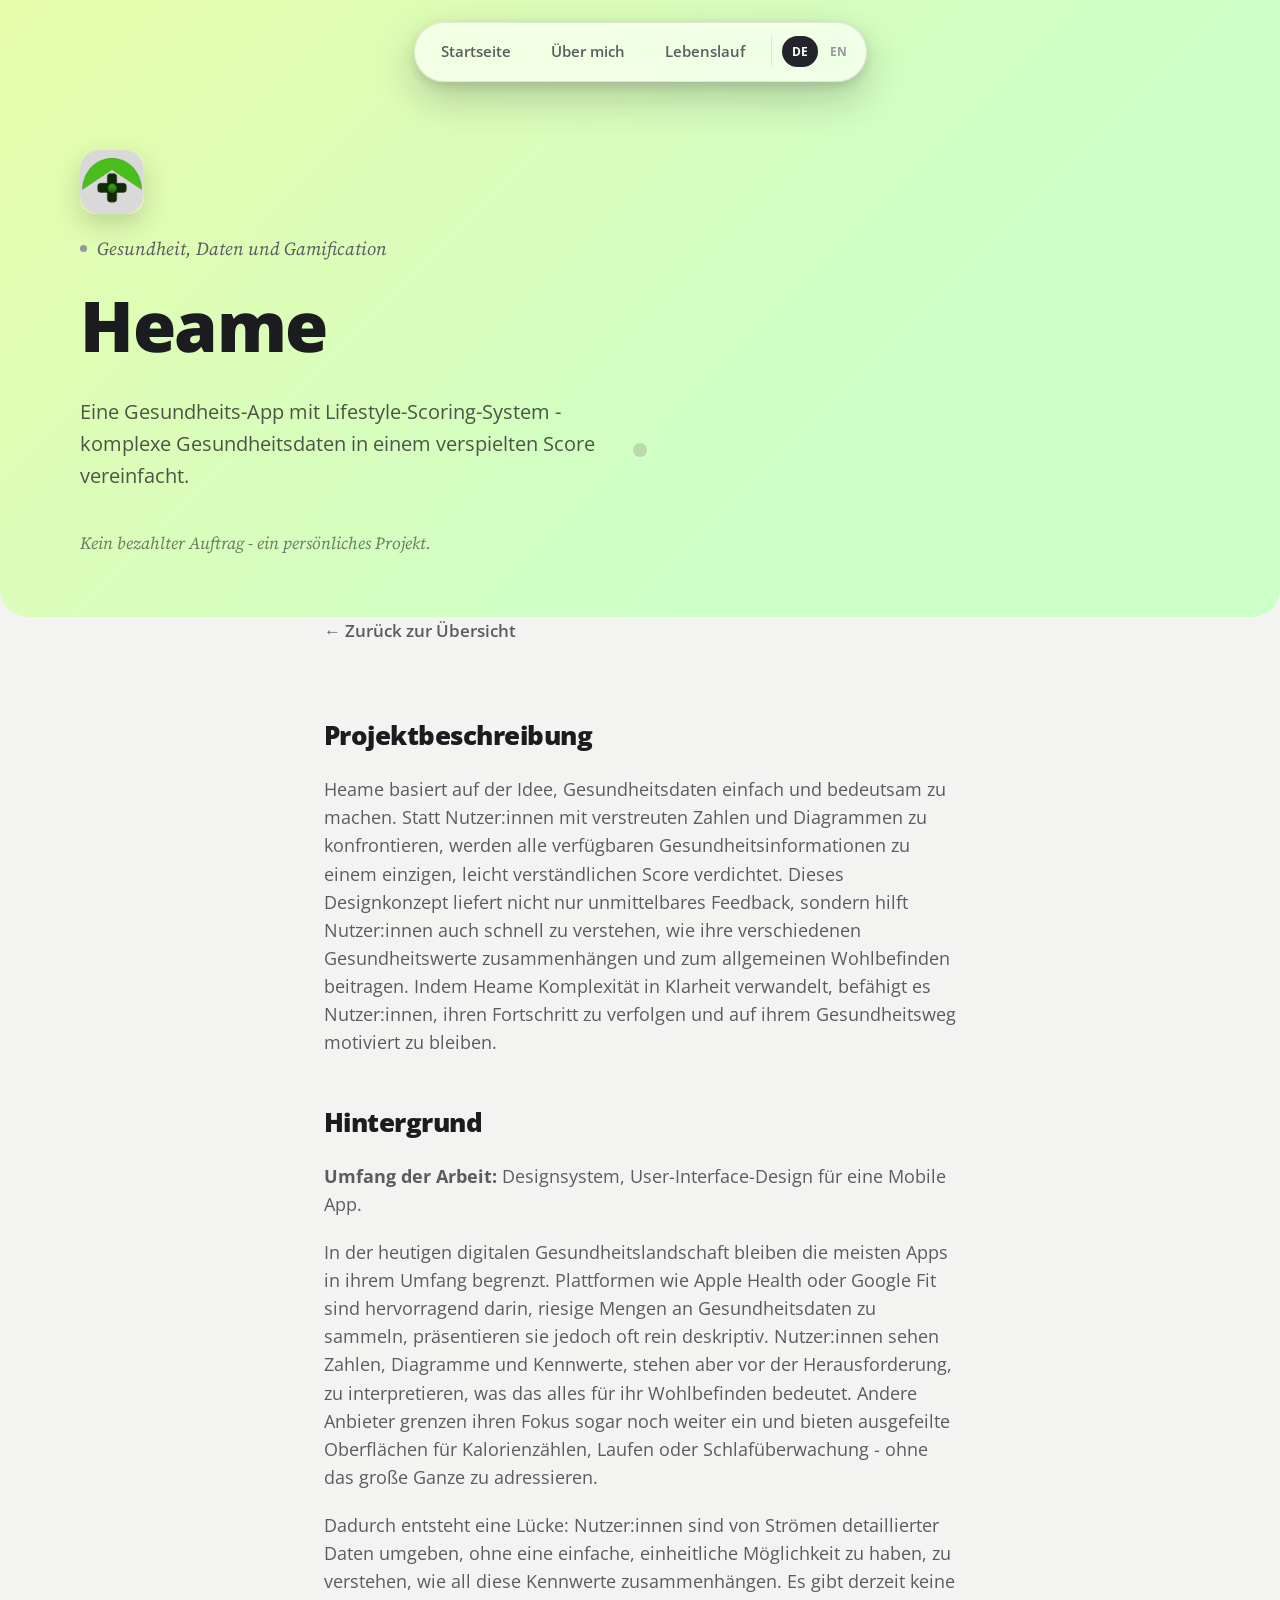
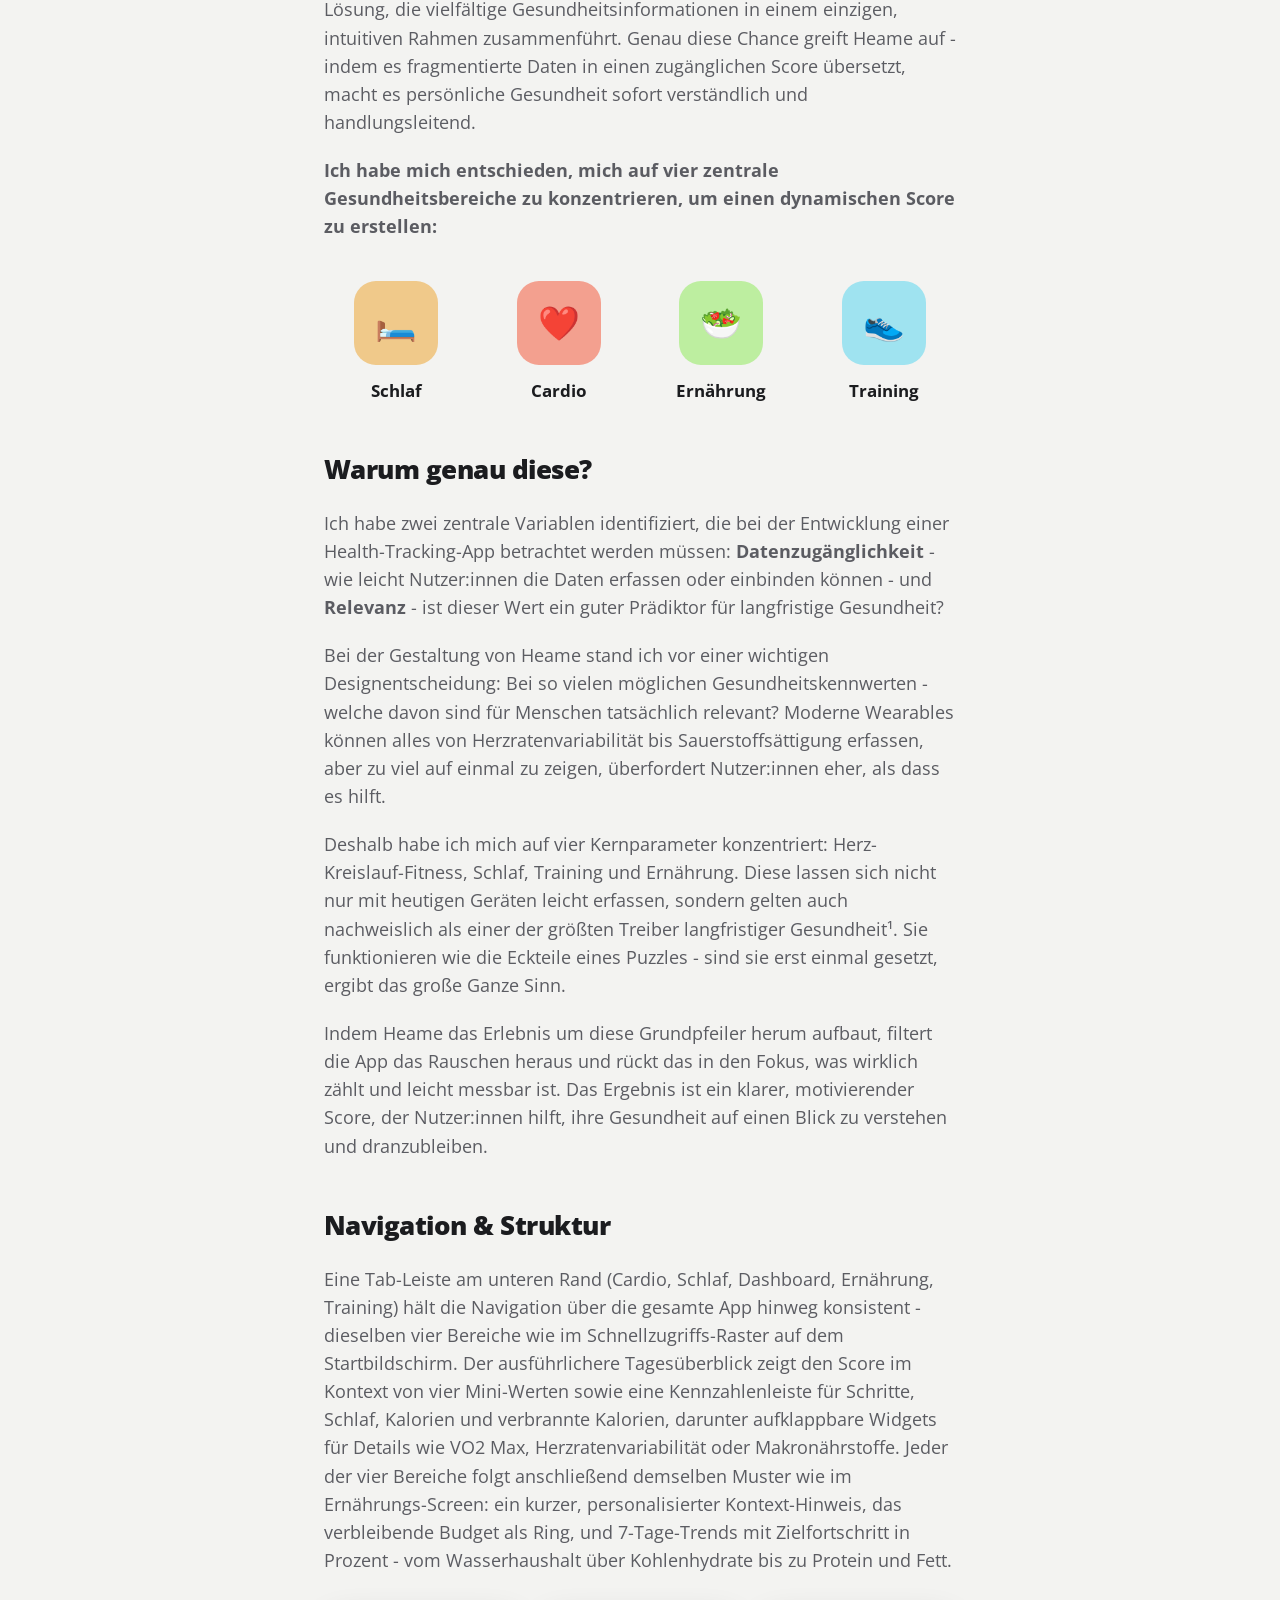
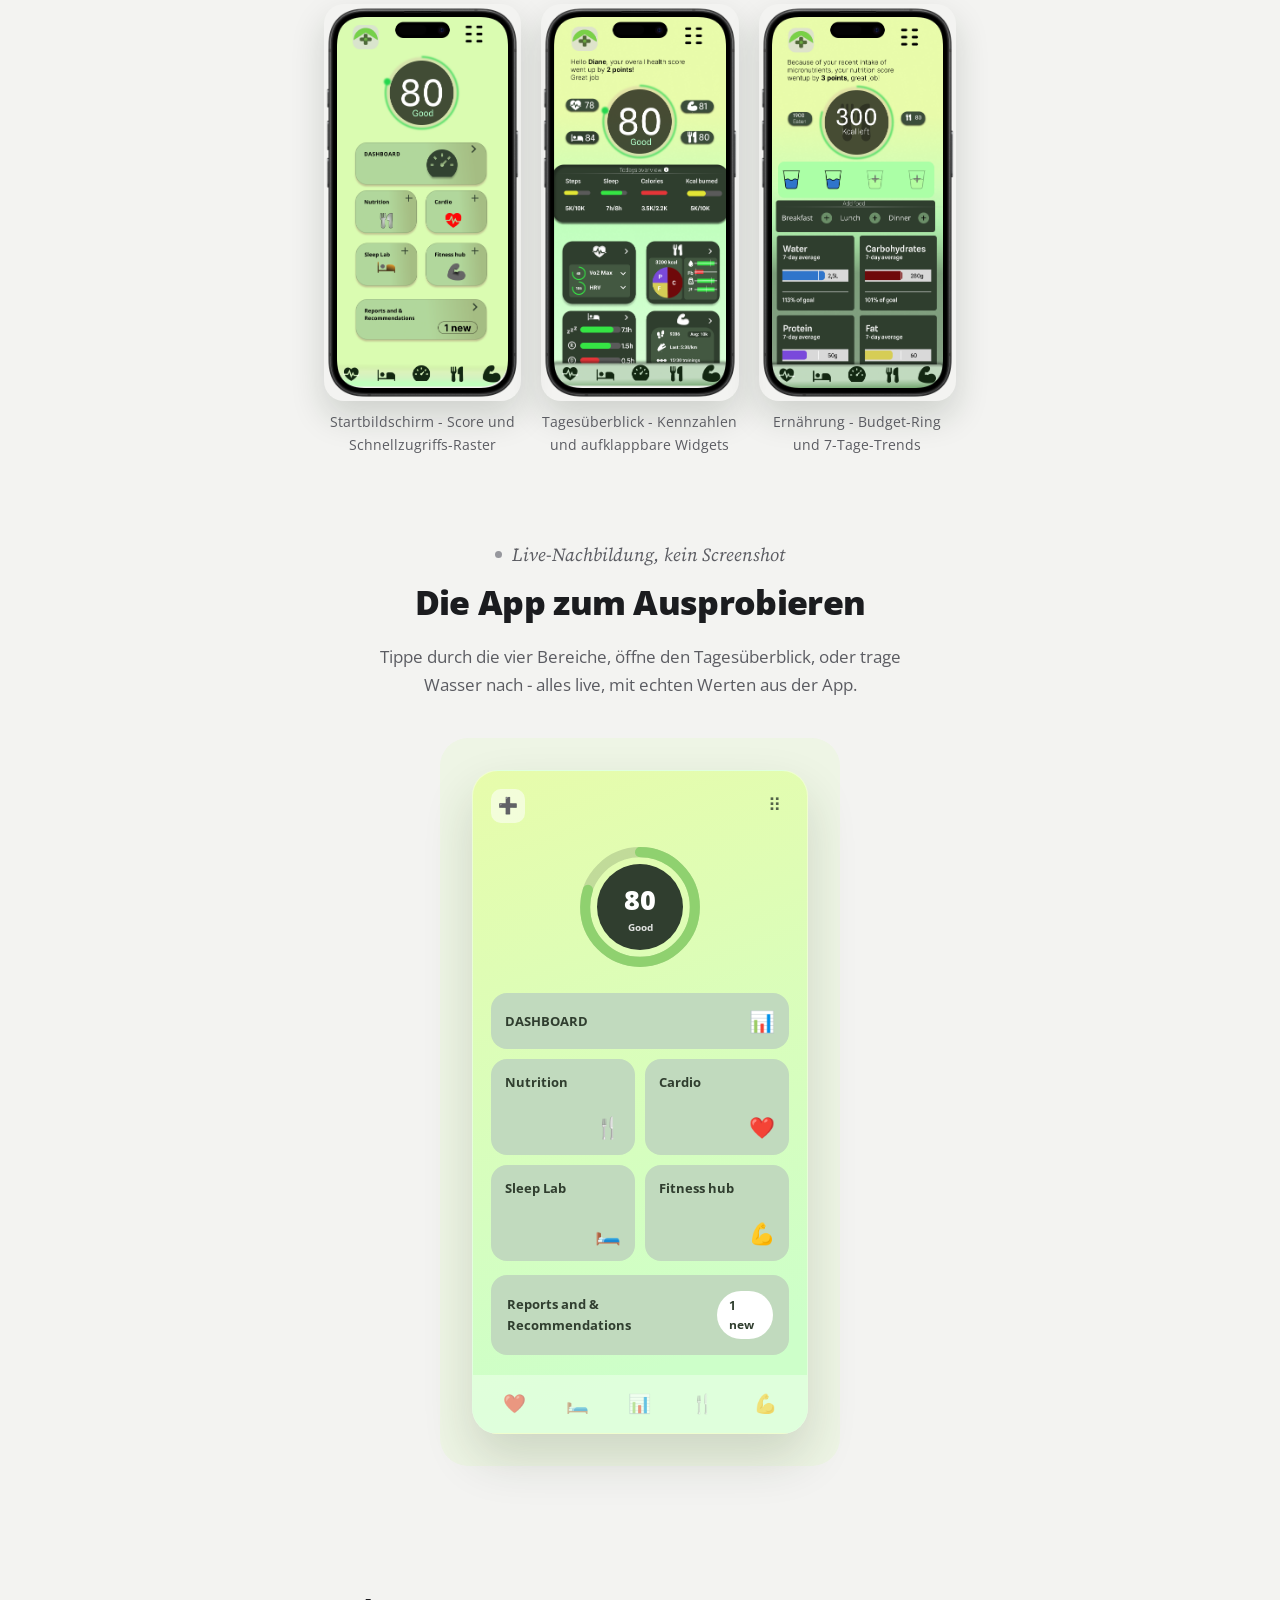
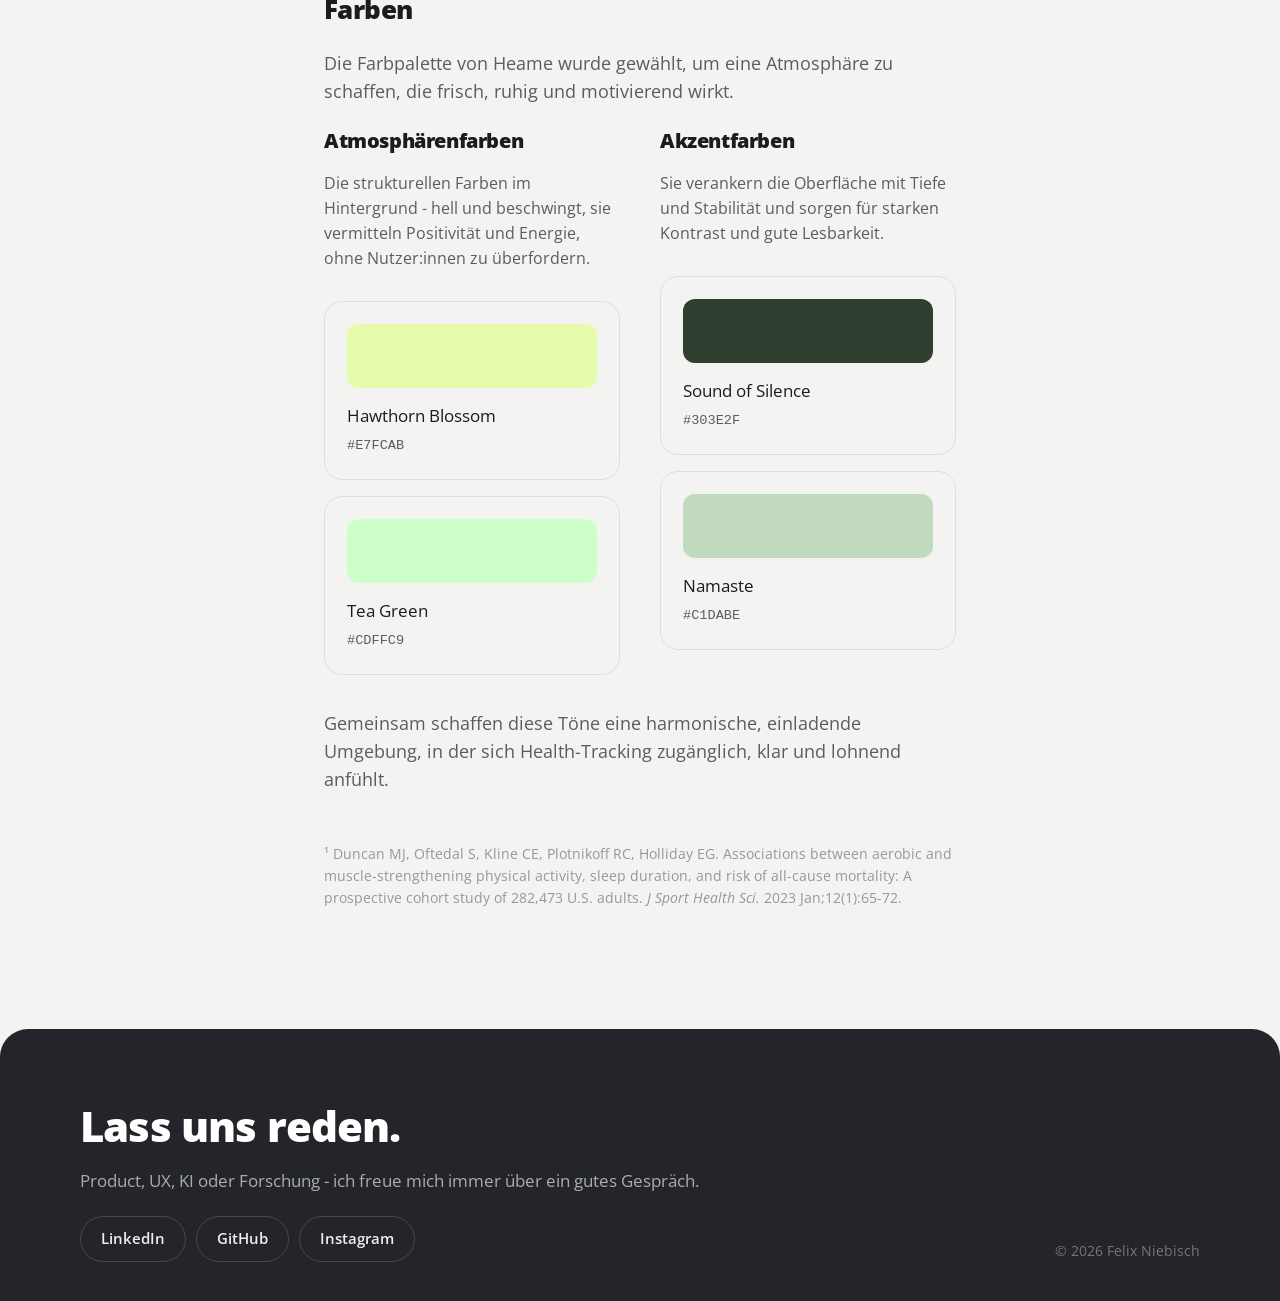
<file: case-studies/heame.html>
<!doctype html>
<html lang="de">
<head>
<meta charset="utf-8">
<meta name="viewport" content="width=device-width, initial-scale=1">
<title>Heame - Case Study - Felix Niebisch</title>
<meta name="description" content="Heame: komplexe Gesundheitsdaten in einem verspielten Score vereinfacht. Eine persönliche UX Case Study.">
<link rel="stylesheet" href="../css/style.css?v=2">
<link rel="stylesheet" href="../assets/heame-demo.css?v=1">
<style>
  .cs-hero { background: linear-gradient(135deg, var(--heame-1), var(--heame-2) 70%); }
  .cs-hero__logo { width: 64px; height: 64px; border-radius: 16px; box-shadow: 0 10px 24px rgba(20,40,20,.18); margin-bottom: 18px; display: block; }

  .flow-screens { display: grid; grid-template-columns: repeat(3, 1fr); gap: 20px; margin: 30px 0 12px; }
  .flow-screens figure { margin: 0; text-align: center; }
  .flow-screens img { width: 100%; border-radius: 20px; box-shadow: 0 16px 34px rgba(20,40,20,.16); }
  .flow-screens figcaption { margin-top: 10px; font-size: .88rem; color: var(--ink-soft); }
  @media (max-width: 700px) { .flow-screens { grid-template-columns: 1fr; max-width: 260px; margin-left: auto; margin-right: auto; } }

  .pillars { display: grid; grid-template-columns: repeat(4, 1fr); gap: 18px; margin: 40px 0; }
  .pillar { text-align: center; }
  .pillar__icon { width: 84px; height: 84px; border-radius: 22px; display: flex; align-items: center; justify-content: center; font-size: 2.1rem; margin: 0 auto 12px; }
  .pillar span { font-weight: 700; }
  .swatches { display: grid; grid-template-columns: repeat(auto-fit, minmax(210px,1fr)); gap: 16px; margin: 30px 0 34px; }
  .swatch { border-radius: var(--radius-md); padding: 22px; border: 1px solid var(--line); }
  .swatch__chip { width: 100%; height: 64px; border-radius: 12px; margin-bottom: 14px; }
  .swatch code { font-size: .85rem; color: var(--ink-soft); }
  .two-col { display: grid; grid-template-columns: 1fr 1fr; gap: 40px; align-items: start; }
  @media (max-width: 700px) { .pillars { grid-template-columns: repeat(2,1fr); } .two-col { grid-template-columns: 1fr; } }
</style>
</head>
<body>

<nav class="site-nav">
  <div class="site-nav__inner">
    <a href="../index.html" data-i18n="nav.home">Startseite</a>
    <a href="../about.html" data-i18n="nav.about">Über mich</a>
    <a href="../resume.html" data-i18n="nav.resume">Lebenslauf</a>
    <div class="lang-toggle">
      <button type="button" data-lang="de" class="is-active">DE</button>
      <button type="button" data-lang="en">EN</button>
    </div>
  </div>
</nav>

<header class="cs-hero">
  <div class="cs-hero__inner">
    <img class="cs-hero__logo" src="../assets/img/heame-logo.png" alt="Heame app icon" data-reveal>
    <span class="eyebrow" data-i18n="hero.eyebrow">Gesundheit, Daten und Gamification</span>
    <h1>Heame</h1>
    <p class="sub" data-i18n="hero.sub">Eine Gesundheits-App mit Lifestyle-Scoring-System - komplexe Gesundheitsdaten in einem verspielten Score vereinfacht.</p>
    <span class="note" data-i18n="hero.note">Kein bezahlter Auftrag - ein persönliches Projekt.</span>
  </div>
</header>

<article class="prose" style="max-width:760px">
  <a class="back-link" href="../index.html" data-reveal data-i18n="back">&larr; Zurück zur Übersicht</a>

  <h2 data-reveal data-i18n="h.desc">Projektbeschreibung</h2>
  <p data-reveal data-i18n="p.desc">Heame basiert auf der Idee, Gesundheitsdaten einfach und bedeutsam zu machen. Statt Nutzer:innen mit verstreuten Zahlen und Diagrammen zu konfrontieren, werden alle verfügbaren Gesundheitsinformationen zu einem einzigen, leicht verständlichen Score verdichtet. Dieses Designkonzept liefert nicht nur unmittelbares Feedback, sondern hilft Nutzer:innen auch schnell zu verstehen, wie ihre verschiedenen Gesundheitswerte zusammenhängen und zum allgemeinen Wohlbefinden beitragen. Indem Heame Komplexität in Klarheit verwandelt, befähigt es Nutzer:innen, ihren Fortschritt zu verfolgen und auf ihrem Gesundheitsweg motiviert zu bleiben.</p>

  <h2 data-reveal data-i18n="h.background">Hintergrund</h2>
  <p data-reveal data-i18n="p.scope"><strong>Umfang der Arbeit:</strong> Designsystem, User-Interface-Design für eine Mobile App.</p>
  <p data-reveal data-i18n="p.bg1">In der heutigen digitalen Gesundheitslandschaft bleiben die meisten Apps in ihrem Umfang begrenzt. Plattformen wie Apple Health oder Google Fit sind hervorragend darin, riesige Mengen an Gesundheitsdaten zu sammeln, präsentieren sie jedoch oft rein deskriptiv. Nutzer:innen sehen Zahlen, Diagramme und Kennwerte, stehen aber vor der Herausforderung, zu interpretieren, was das alles für ihr Wohlbefinden bedeutet. Andere Anbieter grenzen ihren Fokus sogar noch weiter ein und bieten ausgefeilte Oberflächen für Kalorienzählen, Laufen oder Schlafüberwachung - ohne das große Ganze zu adressieren.</p>
  <p data-reveal data-i18n="p.bg2">Dadurch entsteht eine Lücke: Nutzer:innen sind von Strömen detaillierter Daten umgeben, ohne eine einfache, einheitliche Möglichkeit zu haben, zu verstehen, wie all diese Kennwerte zusammenhängen. Es gibt derzeit keine Lösung, die vielfältige Gesundheitsinformationen in einem einzigen, intuitiven Rahmen zusammenführt. Genau diese Chance greift Heame auf - indem es fragmentierte Daten in einen zugänglichen Score übersetzt, macht es persönliche Gesundheit sofort verständlich und handlungsleitend.</p>

  <p data-reveal data-i18n="p.fourAreas"><strong>Ich habe mich entschieden, mich auf vier zentrale Gesundheitsbereiche zu konzentrieren, um einen dynamischen Score zu erstellen:</strong></p>

  <div class="pillars" data-reveal data-reveal-group>
    <div class="pillar"><div class="pillar__icon" style="background:#f0c98a">🛏️</div><span data-i18n="pillar.sleep">Schlaf</span></div>
    <div class="pillar"><div class="pillar__icon" style="background:#f3a08f">❤️</div><span>Cardio</span></div>
    <div class="pillar"><div class="pillar__icon" style="background:#bdeea0">🥗</div><span data-i18n="pillar.nutrition">Ernährung</span></div>
    <div class="pillar"><div class="pillar__icon" style="background:#9fe3f0">👟</div><span data-i18n="pillar.training">Training</span></div>
  </div>

  <h2 data-reveal data-i18n="h.why">Warum genau diese?</h2>
  <p data-reveal data-i18n="p.why1">Ich habe zwei zentrale Variablen identifiziert, die bei der Entwicklung einer Health-Tracking-App betrachtet werden müssen: <strong>Datenzugänglichkeit</strong> - wie leicht Nutzer:innen die Daten erfassen oder einbinden können - und <strong>Relevanz</strong> - ist dieser Wert ein guter Prädiktor für langfristige Gesundheit?</p>
  <p data-reveal data-i18n="p.why2">Bei der Gestaltung von Heame stand ich vor einer wichtigen Designentscheidung: Bei so vielen möglichen Gesundheitskennwerten - welche davon sind für Menschen tatsächlich relevant? Moderne Wearables können alles von Herzratenvariabilität bis Sauerstoffsättigung erfassen, aber zu viel auf einmal zu zeigen, überfordert Nutzer:innen eher, als dass es hilft.</p>
  <p data-reveal data-i18n="p.why3">Deshalb habe ich mich auf vier Kernparameter konzentriert: Herz-Kreislauf-Fitness, Schlaf, Training und Ernährung. Diese lassen sich nicht nur mit heutigen Geräten leicht erfassen, sondern gelten auch nachweislich als einer der größten Treiber langfristiger Gesundheit¹. Sie funktionieren wie die Eckteile eines Puzzles - sind sie erst einmal gesetzt, ergibt das große Ganze Sinn.</p>
  <p data-reveal data-i18n="p.why4">Indem Heame das Erlebnis um diese Grundpfeiler herum aufbaut, filtert die App das Rauschen heraus und rückt das in den Fokus, was wirklich zählt und leicht messbar ist. Das Ergebnis ist ein klarer, motivierender Score, der Nutzer:innen hilft, ihre Gesundheit auf einen Blick zu verstehen und dranzubleiben.</p>

  <h2 data-reveal data-i18n="h.flow">Navigation &amp; Struktur</h2>
  <p data-reveal data-i18n="p.flow">Eine Tab-Leiste am unteren Rand (Cardio, Schlaf, Dashboard, Ernährung, Training) hält die Navigation über die gesamte App hinweg konsistent - dieselben vier Bereiche wie im Schnellzugriffs-Raster auf dem Startbildschirm. Der ausführlichere Tagesüberblick zeigt den Score im Kontext von vier Mini-Werten sowie eine Kennzahlenleiste für Schritte, Schlaf, Kalorien und verbrannte Kalorien, darunter aufklappbare Widgets für Details wie VO2 Max, Herzratenvariabilität oder Makronährstoffe. Jeder der vier Bereiche folgt anschließend demselben Muster wie im Ernährungs-Screen: ein kurzer, personalisierter Kontext-Hinweis, das verbleibende Budget als Ring, und 7-Tage-Trends mit Zielfortschritt in Prozent - vom Wasserhaushalt über Kohlenhydrate bis zu Protein und Fett.</p>

  <div class="flow-screens" data-reveal data-reveal-group>
    <figure>
      <img src="../assets/img/heame-real-home.png" alt="Heame home screen with overall score and quick-access grid" loading="lazy">
      <figcaption data-i18n="fig.home">Startbildschirm - Score und Schnellzugriffs-Raster</figcaption>
    </figure>
    <figure>
      <img src="../assets/img/heame-real-dashboard.png" alt="Heame dashboard with today's overview" loading="lazy">
      <figcaption data-i18n="fig.dashboard">Tagesüberblick - Kennzahlen und aufklappbare Widgets</figcaption>
    </figure>
    <figure>
      <img src="../assets/img/heame-real-nutrition.png" alt="Heame nutrition overview screen" loading="lazy">
      <figcaption data-i18n="fig.nutrition">Ernährung - Budget-Ring und 7-Tage-Trends</figcaption>
    </figure>
  </div>
</article>

<section class="block" style="padding-top:10px;">
  <div class="container section-head" data-reveal>
    <span class="eyebrow" style="justify-content:center" data-i18n="demo.eyebrow">Live-Nachbildung, kein Screenshot</span>
    <h2 data-i18n="demo.heading">Die App zum Ausprobieren</h2>
    <p style="max-width:56ch; margin:14px auto 0; color:var(--ink-soft);" data-i18n="demo.sub">Tippe durch die vier Bereiche, öffne den Tagesüberblick, oder trage Wasser nach - alles live, mit echten Werten aus der App.</p>
  </div>

  <div class="heame-frame" data-reveal>
    <div class="heame-app" id="heame-demo">
      <div class="heame-app__header">
        <button class="heame-logo" type="button" aria-label="Home">➕</button>
        <button class="heame-menu" type="button" aria-hidden="true">⠿</button>
      </div>

      <!-- HOME -->
      <div class="heame-view is-active" data-view="home">
        <div class="heame-ring-wrap">
          <svg viewBox="0 0 140 140">
            <circle class="track" cx="70" cy="70" r="60"/>
            <circle class="fg" cx="70" cy="70" r="60" data-value="80"/>
          </svg>
          <div class="heame-ring-label">80<small>Good</small></div>
        </div>

        <div class="heame-grid">
          <button class="heame-tile heame-tile--wide" type="button" data-target="dashboard"><span class="l">DASHBOARD</span><span class="icon">📊</span></button>
          <button class="heame-tile" type="button" data-target="nutrition"><span class="l">Nutrition</span><span class="icon">🍴</span></button>
          <button class="heame-tile" type="button" data-target="cardio"><span class="l">Cardio</span><span class="icon">❤️</span></button>
          <button class="heame-tile" type="button" data-target="sleep"><span class="l">Sleep Lab</span><span class="icon">🛏️</span></button>
          <button class="heame-tile" type="button" data-target="training"><span class="l">Fitness hub</span><span class="icon">💪</span></button>
        </div>

        <div class="heame-reports">
          <span>Reports and &amp; Recommendations</span>
          <span class="badge">1 new</span>
        </div>
      </div>

      <!-- DASHBOARD (today's overview) -->
      <div class="heame-view" data-view="dashboard">
        <div class="heame-view__head">
          <button type="button" data-target="home">&larr;</button>
          <span class="heame-view__title">Today's overview</span>
        </div>

        <div class="heame-stat-row">
          <button class="s" type="button" data-target="cardio" style="background:none;border:none;cursor:pointer;"><b>❤️ 78</b><span>Cardio</span></button>
          <button class="s" type="button" data-target="sleep" style="background:none;border:none;cursor:pointer;"><b>🛏️ 84</b><span>Sleep</span></button>
          <button class="s" type="button" data-target="training" style="background:none;border:none;cursor:pointer;"><b>💪 81</b><span>Training</span></button>
          <button class="s" type="button" data-target="nutrition" style="background:none;border:none;cursor:pointer;"><b>🍴 80</b><span>Nutrition</span></button>
        </div>

        <div class="heame-bars">
          <div class="heame-bar-row"><span>Steps</span><div class="heame-bar-track"><div class="heame-bar-fill" style="width:50%; background:var(--hm-yellow);"></div></div><span>5K/10K</span></div>
          <div class="heame-bar-row"><span>Sleep</span><div class="heame-bar-track"><div class="heame-bar-fill" style="width:88%; background:var(--hm-green);"></div></div><span>7h/8h</span></div>
          <div class="heame-bar-row"><span>Calories</span><div class="heame-bar-track"><div class="heame-bar-fill" style="width:64%; background:var(--hm-red);"></div></div><span>3.5K/2.2K</span></div>
          <div class="heame-bar-row"><span>Kcal burned</span><div class="heame-bar-track"><div class="heame-bar-fill" style="width:50%; background:var(--hm-yellow);"></div></div><span>5K/10K</span></div>
        </div>

        <div class="heame-cards">
          <div class="heame-card"><div class="t">VO2 Max / HRV</div><div class="sub">Cardio</div><div class="val">48 · 106</div></div>
          <div class="heame-card"><div class="t">3200 kcal</div><div class="sub">Macros</div><div class="val">P · F · C</div></div>
          <div class="heame-card"><div class="t">Sleep</div><div class="sub">Last night</div><div class="val">7.1h</div></div>
          <div class="heame-card"><div class="t">Training</div><div class="sub">9386 steps</div><div class="val">avg 10k</div></div>
        </div>
      </div>

      <!-- CARDIO -->
      <div class="heame-view" data-view="cardio">
        <div class="heame-view__head">
          <button type="button" data-target="home">&larr;</button>
          <span class="heame-view__title">Cardio</span>
        </div>
        <p class="heame-context">Your cardiovascular fitness at a glance - tracked straight from your wearable.</p>
        <div class="heame-ring-wrap is-sm">
          <svg viewBox="0 0 140 140">
            <circle class="track" cx="70" cy="70" r="60"/>
            <circle class="fg" cx="70" cy="70" r="60" data-value="78"/>
          </svg>
          <div class="heame-ring-label">78</div>
        </div>
        <div class="heame-stat-row">
          <div class="s"><b>48</b><span>VO2 Max</span></div>
          <div class="s"><b>106</b><span>HRV</span></div>
        </div>
      </div>

      <!-- SLEEP -->
      <div class="heame-view" data-view="sleep">
        <div class="heame-view__head">
          <button type="button" data-target="home">&larr;</button>
          <span class="heame-view__title">Sleep Lab</span>
        </div>
        <p class="heame-context">How last night's sleep broke down, stage by stage.</p>
        <div class="heame-ring-wrap is-sm">
          <svg viewBox="0 0 140 140">
            <circle class="track" cx="70" cy="70" r="60"/>
            <circle class="fg" cx="70" cy="70" r="60" data-value="84"/>
          </svg>
          <div class="heame-ring-label">84</div>
        </div>
        <div class="heame-bars">
          <div class="heame-bar-row"><span>Total</span><div class="heame-bar-track"><div class="heame-bar-fill" style="width:89%; background:var(--hm-green);"></div></div><span>7.1h</span></div>
          <div class="heame-bar-row"><span>REM</span><div class="heame-bar-track"><div class="heame-bar-fill" style="width:19%; background:var(--hm-green);"></div></div><span>1.5h</span></div>
          <div class="heame-bar-row"><span>Deep</span><div class="heame-bar-track"><div class="heame-bar-fill" style="width:7%; background:var(--hm-red);"></div></div><span>0.5h</span></div>
        </div>
      </div>

      <!-- TRAINING -->
      <div class="heame-view" data-view="training">
        <div class="heame-view__head">
          <button type="button" data-target="home">&larr;</button>
          <span class="heame-view__title">Fitness hub</span>
        </div>
        <p class="heame-context">Your activity today, and how consistent you've been this month.</p>
        <div class="heame-ring-wrap is-sm">
          <svg viewBox="0 0 140 140">
            <circle class="track" cx="70" cy="70" r="60"/>
            <circle class="fg" cx="70" cy="70" r="60" data-value="81"/>
          </svg>
          <div class="heame-ring-label">81</div>
        </div>
        <div class="heame-stat-row">
          <div class="s"><b>9,386</b><span>Steps</span></div>
          <div class="s"><b>10k</b><span>Avg goal</span></div>
        </div>
        <p class="heame-context" style="text-align:center;">Last run: 5:30/km · 15/30 trainings completed</p>
      </div>

      <!-- NUTRITION -->
      <div class="heame-view" data-view="nutrition">
        <div class="heame-view__head">
          <button type="button" data-target="home">&larr;</button>
          <span class="heame-view__title">Nutrition</span>
        </div>
        <p class="heame-context">Because of your recent intake of micronutrients, your nutrition score went up by <strong>3 points</strong>, great job!</p>

        <div class="heame-ring-wrap">
          <svg viewBox="0 0 140 140">
            <circle class="track" cx="70" cy="70" r="60"/>
            <circle class="fg" cx="70" cy="70" r="60" data-value="86"/>
          </svg>
          <div class="heame-ring-label">300<small>kcal left</small></div>
        </div>
        <div class="heame-stat-row">
          <div class="s"><b>1,900</b><span>Eaten</span></div>
          <div class="s"><b>80</b><span>Score</span></div>
        </div>

        <div class="heame-glasses" aria-label="Water intake - tap a glass to log it">
          <svg class="heame-glass is-filled" data-i="1" viewBox="0 0 24 28"><path d="M4 2h16l-2 24H6L4 2z" fill="#4e8fe0" stroke="#303e2f" stroke-width="1.4"/></svg>
          <svg class="heame-glass is-filled" data-i="2" viewBox="0 0 24 28"><path d="M4 2h16l-2 24H6L4 2z" fill="#4e8fe0" stroke="#303e2f" stroke-width="1.4"/></svg>
          <svg class="heame-glass" data-i="3" viewBox="0 0 24 28"><path d="M4 2h16l-2 24H6L4 2z" fill="#4e8fe0" stroke="#303e2f" stroke-width="1.4"/></svg>
          <svg class="heame-glass" data-i="4" viewBox="0 0 24 28"><path d="M4 2h16l-2 24H6L4 2z" fill="#4e8fe0" stroke="#303e2f" stroke-width="1.4"/></svg>
        </div>

        <div class="heame-meals">
          <span><i>+</i> Breakfast</span>
          <span><i>+</i> Lunch</span>
          <span><i>+</i> Dinner</span>
        </div>

        <div class="heame-cards">
          <div class="heame-card"><div class="t">Water</div><div class="sub">7-day average</div>
            <div class="heame-bar-track"><div class="heame-bar-fill" style="width:100%; background:var(--hm-blue);"></div></div>
            <div class="goal">113% of goal · 2.5L</div>
          </div>
          <div class="heame-card"><div class="t">Carbohydrates</div><div class="sub">7-day average</div>
            <div class="heame-bar-track"><div class="heame-bar-fill" style="width:100%; background:var(--hm-red);"></div></div>
            <div class="goal">101% of goal · 280g</div>
          </div>
          <div class="heame-card"><div class="t">Protein</div><div class="sub">7-day average</div>
            <div class="heame-bar-track"><div class="heame-bar-fill" style="width:71%; background:var(--hm-purple);"></div></div>
            <div class="goal">50g</div>
          </div>
          <div class="heame-card"><div class="t">Fat</div><div class="sub">7-day average</div>
            <div class="heame-bar-track"><div class="heame-bar-fill" style="width:80%; background:var(--hm-yellow);"></div></div>
            <div class="goal">60g</div>
          </div>
        </div>
      </div>

      <nav class="heame-tabbar">
        <button type="button" data-target="cardio" aria-label="Cardio">❤️</button>
        <button type="button" data-target="sleep" aria-label="Sleep">🛏️</button>
        <button type="button" data-target="dashboard" aria-label="Dashboard">📊</button>
        <button type="button" data-target="nutrition" aria-label="Nutrition">🍴</button>
        <button type="button" data-target="training" aria-label="Training">💪</button>
      </nav>
    </div>
  </div>
</section>

<article class="prose" style="max-width:760px">
  <h2 data-reveal data-i18n="h.colors">Farben</h2>
  <p data-reveal data-i18n="p.colors">Die Farbpalette von Heame wurde gewählt, um eine Atmosphäre zu schaffen, die frisch, ruhig und motivierend wirkt.</p>

  <div class="two-col">
    <div data-reveal>
      <h3 style="margin-bottom:14px;" data-i18n="h3.atmosphere">Atmosphärenfarben</h3>
      <p style="font-size:.98rem;" data-i18n="p.atmosphere">Die strukturellen Farben im Hintergrund - hell und beschwingt, sie vermitteln Positivität und Energie, ohne Nutzer:innen zu überfordern.</p>
      <div class="swatches">
        <div class="swatch"><div class="swatch__chip" style="background:#E7FCAB"></div>Hawthorn Blossom<br><code>#E7FCAB</code></div>
        <div class="swatch"><div class="swatch__chip" style="background:#CDFFC9"></div>Tea Green<br><code>#CDFFC9</code></div>
      </div>
    </div>
    <div data-reveal>
      <h3 style="margin-bottom:14px;" data-i18n="h3.accent">Akzentfarben</h3>
      <p style="font-size:.98rem;" data-i18n="p.accent">Sie verankern die Oberfläche mit Tiefe und Stabilität und sorgen für starken Kontrast und gute Lesbarkeit.</p>
      <div class="swatches">
        <div class="swatch"><div class="swatch__chip" style="background:#303E2F"></div>Sound of Silence<br><code>#303E2F</code></div>
        <div class="swatch"><div class="swatch__chip" style="background:#C1DABE"></div>Namaste<br><code>#C1DABE</code></div>
      </div>
    </div>
  </div>

  <p data-reveal data-i18n="p.colorsClose">Gemeinsam schaffen diese Töne eine harmonische, einladende Umgebung, in der sich Health-Tracking zugänglich, klar und lohnend anfühlt.</p>

  <p style="font-size:.85rem; color:var(--ink-faint); margin-top:50px;" data-reveal>¹ Duncan MJ, Oftedal S, Kline CE, Plotnikoff RC, Holliday EG. Associations between aerobic and muscle-strengthening physical activity, sleep duration, and risk of all-cause mortality: A prospective cohort study of 282,473 U.S. adults. <em>J Sport Health Sci.</em> 2023 Jan;12(1):65-72.</p>
</article>

<footer class="site-footer">
  <div class="footer__grid">
    <div data-reveal>
      <h2 data-i18n="footer.heading">Lass uns reden.</h2>
      <p data-i18n="footer.sub">Product, UX, KI oder Forschung - ich freue mich immer über ein gutes Gespräch.</p>
      <div class="social-list">
        <a href="https://www.linkedin.com/in/felix-niebisch-linked/" target="_blank" rel="noopener">LinkedIn</a>
        <a href="https://github.com/Felixniebisch" target="_blank" rel="noopener">GitHub</a>
        <a href="https://www.instagram.com/niesnitch/" target="_blank" rel="noopener">Instagram</a>
      </div>
    </div>
    <div class="footer__meta">© 2026 Felix Niebisch</div>
  </div>
</footer>

<script>
window.I18N_EN = {
  'hero.eyebrow': 'Health, data and gamification',
  'hero.sub': 'A health app with a lifestyle scoring system - simplifying complex health data into one playful score.',
  'hero.note': 'Not a paid role - a personal project.',
  'back': '&larr; Back to all work',
  'h.desc': 'Project description',
  'p.desc': "Heame is built around the idea of making health data simple and meaningful. Instead of presenting users with scattered numbers and charts, all available health information is distilled into a single, easy-to-read score. This design concept not only provides instant feedback, but also helps users quickly understand how their different health markers connect and contribute to their overall well-being. By turning complexity into clarity, Heame empowers users to track progress and stay motivated in their health journey.",
  'h.background': 'Background',
  'p.scope': '<strong>Scope of the work:</strong> Design system, user interface design for mobile app.',
  'p.bg1': "In today's digital health landscape, most apps remain limited in scope. Platforms like Apple Health or Google Fit excel at collecting vast amounts of health data, but they often present it in a purely descriptive way. Users are shown numbers, charts, and metrics, yet they are left with the challenge of interpreting what it all means for their overall well-being. Other competitors narrow their focus even further, offering polished user interfaces for calorie tracking, running, or sleep monitoring, but without addressing the bigger picture.",
  'p.bg2': "This creates a gap: while users are surrounded by streams of detailed data, they lack a simple, unified way to understand how all these metrics connect. There is currently no solution that brings diverse health information together into a single, intuitive framework. This is the opportunity Heame addresses - by translating fragmented data into one accessible score, it makes personal health instantly understandable and actionable.",
  'p.fourAreas': '<strong>I decided to focus on four key health areas to create a dynamic score:</strong>',
  'pillar.sleep': 'Sleep',
  'pillar.nutrition': 'Nutrition',
  'pillar.training': 'Training',
  'h.why': 'Why those?',
  'p.why1': 'I identified two major variables that need to be looked at when creating a health tracking app: <strong>data accessibility</strong> - how easy it is for the user to get or implement the data - and <strong>relevance</strong> - is this a good predictor for long-term health?',
  'p.why2': 'When shaping Heame, I faced an important design choice: with so many possible health metrics available, which ones actually matter to people? Modern wearables can track everything from heart rate variability to blood oxygen, but showing too much at once risks overwhelming users instead of helping them.',
  'p.why3': "That's why I focused on four core parameters: cardio fitness, sleep, training, and nutrition. These are not only easy to track with today's devices, but also proven to be one of the biggest drivers of long-term health¹. They work like the corner pieces of a puzzle - once in place, the bigger picture starts to make sense.",
  'p.why4': 'By building the experience around these essentials, Heame filters out the noise and puts the spotlight on what truly counts and can be easily measured. The result is a clear, motivating score that helps users understand their health at a glance and stay engaged in improving it.',
  'h.flow': 'Navigation &amp; structure',
  'p.flow': "A bottom tab bar (Cardio, Sleep, Dashboard, Nutrition, Training) keeps navigation consistent throughout the app - the same four areas as the quick-access grid on the home screen. The more detailed daily overview shows the score in context with four mini-stats and a metrics strip for steps, sleep, calories, and calories burned, with expandable widgets underneath for details like VO2 Max, heart rate variability, or macronutrients. Each of the four areas then follows the same pattern shown on the nutrition screen: a short, personalized contextual note, the remaining budget shown as a ring, and 7-day trends against goal - from water intake to carbs, protein, and fat.",
  'fig.home': 'Home screen - score and quick-access grid',
  'fig.dashboard': "Daily overview - metrics and expandable widgets",
  'fig.nutrition': 'Nutrition - budget ring and 7-day trends',
  'demo.eyebrow': 'Live recreation, not a screenshot',
  'demo.heading': 'The app, to try yourself',
  'demo.sub': "Tap through the four areas, open the daily overview, or log some water - all live, with real numbers from the app.",
  'h.colors': 'Colors',
  'p.colors': 'The color palette of Heame was chosen to create an atmosphere that feels fresh, calm, and motivating.',
  'h3.atmosphere': 'Atmosphere colours',
  'p.atmosphere': 'The structural colors used in the background - light and uplifting, communicating positivity and energy without overwhelming the user.',
  'h3.accent': 'Accent colours',
  'p.accent': 'Grounding the interface with depth and stability, ensuring strong contrast and readability.',
  'p.colorsClose': 'Together, these tones create a harmonious and engaging environment, where health tracking feels approachable, clear, and rewarding.',
};
</script>
<script src="../js/main.js?v=2"></script>
<script src="../js/heame-demo.js?v=1"></script>
<script src="../js/i18n.js?v=2"></script>
<script data-goatcounter="https://felixniebisch.goatcounter.com/count" async src="//gc.zgo.at/count.js"></script>
</body>
</html>
</file>
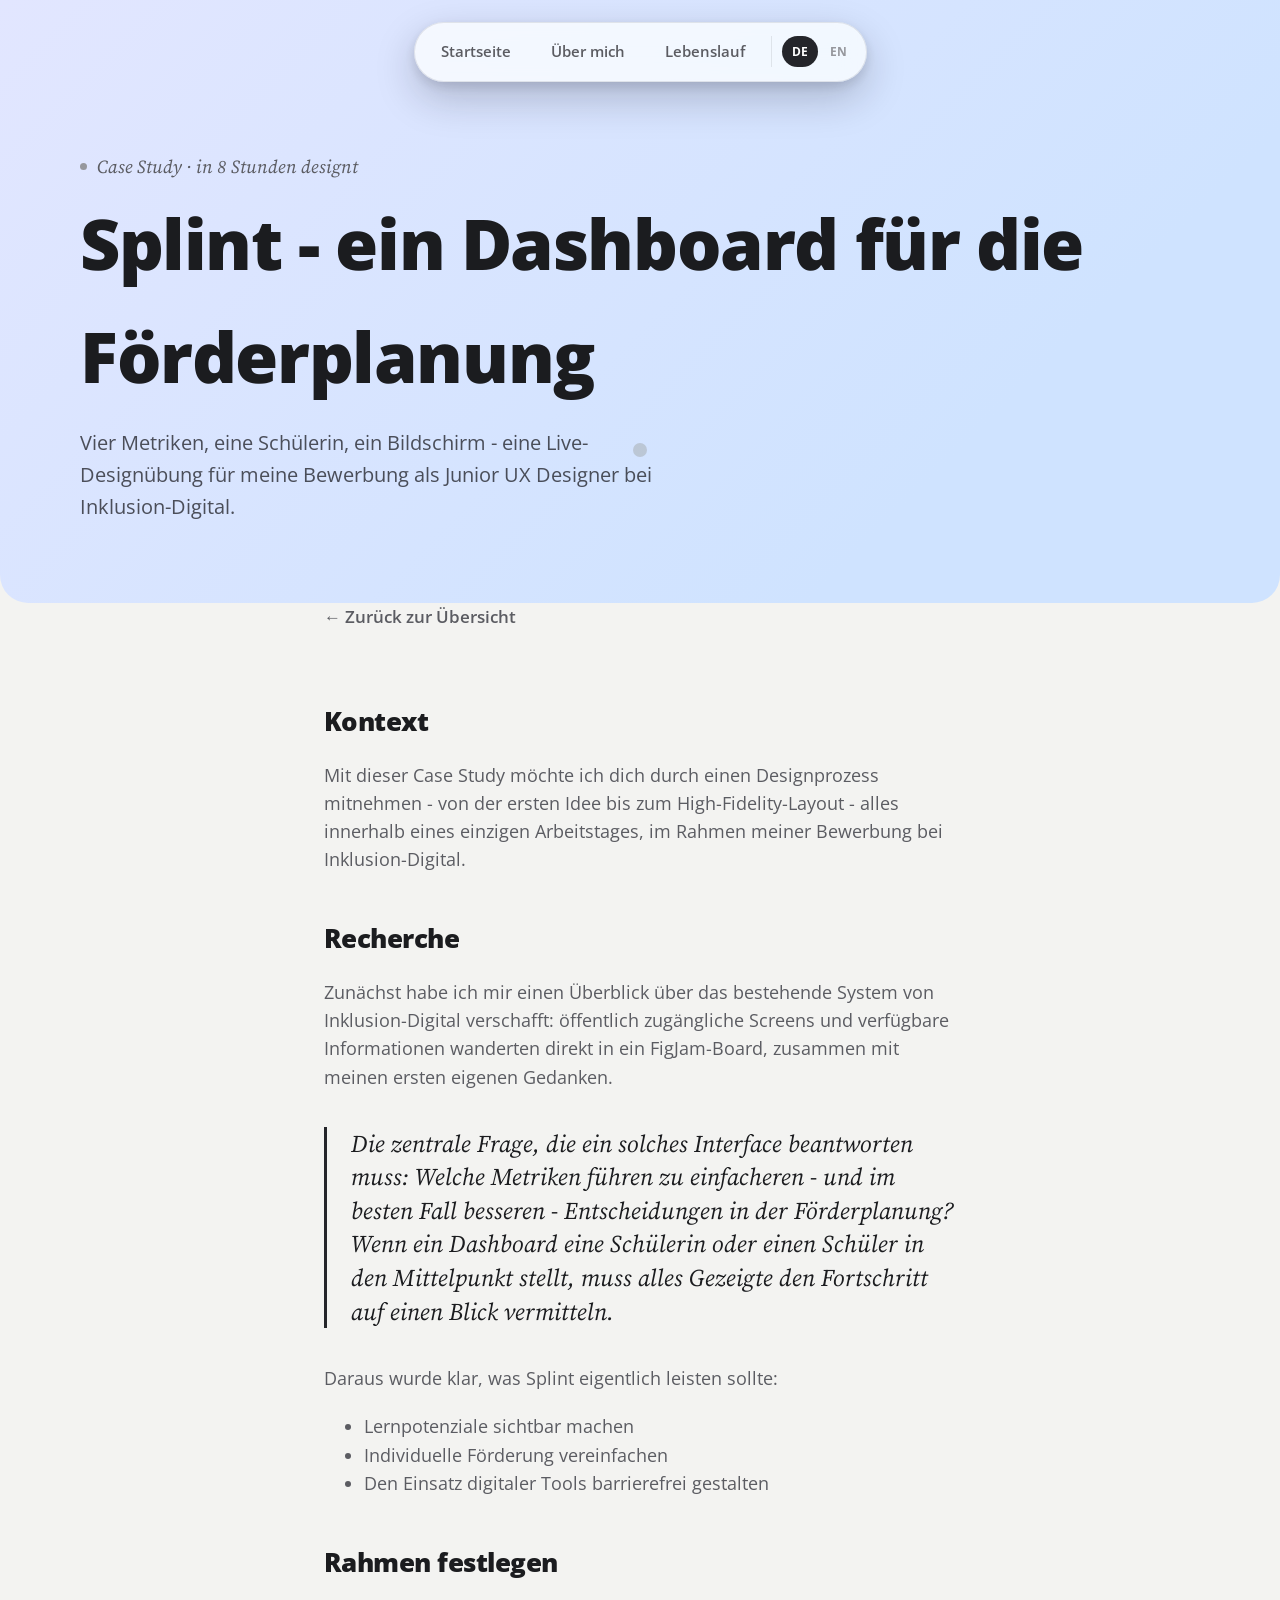
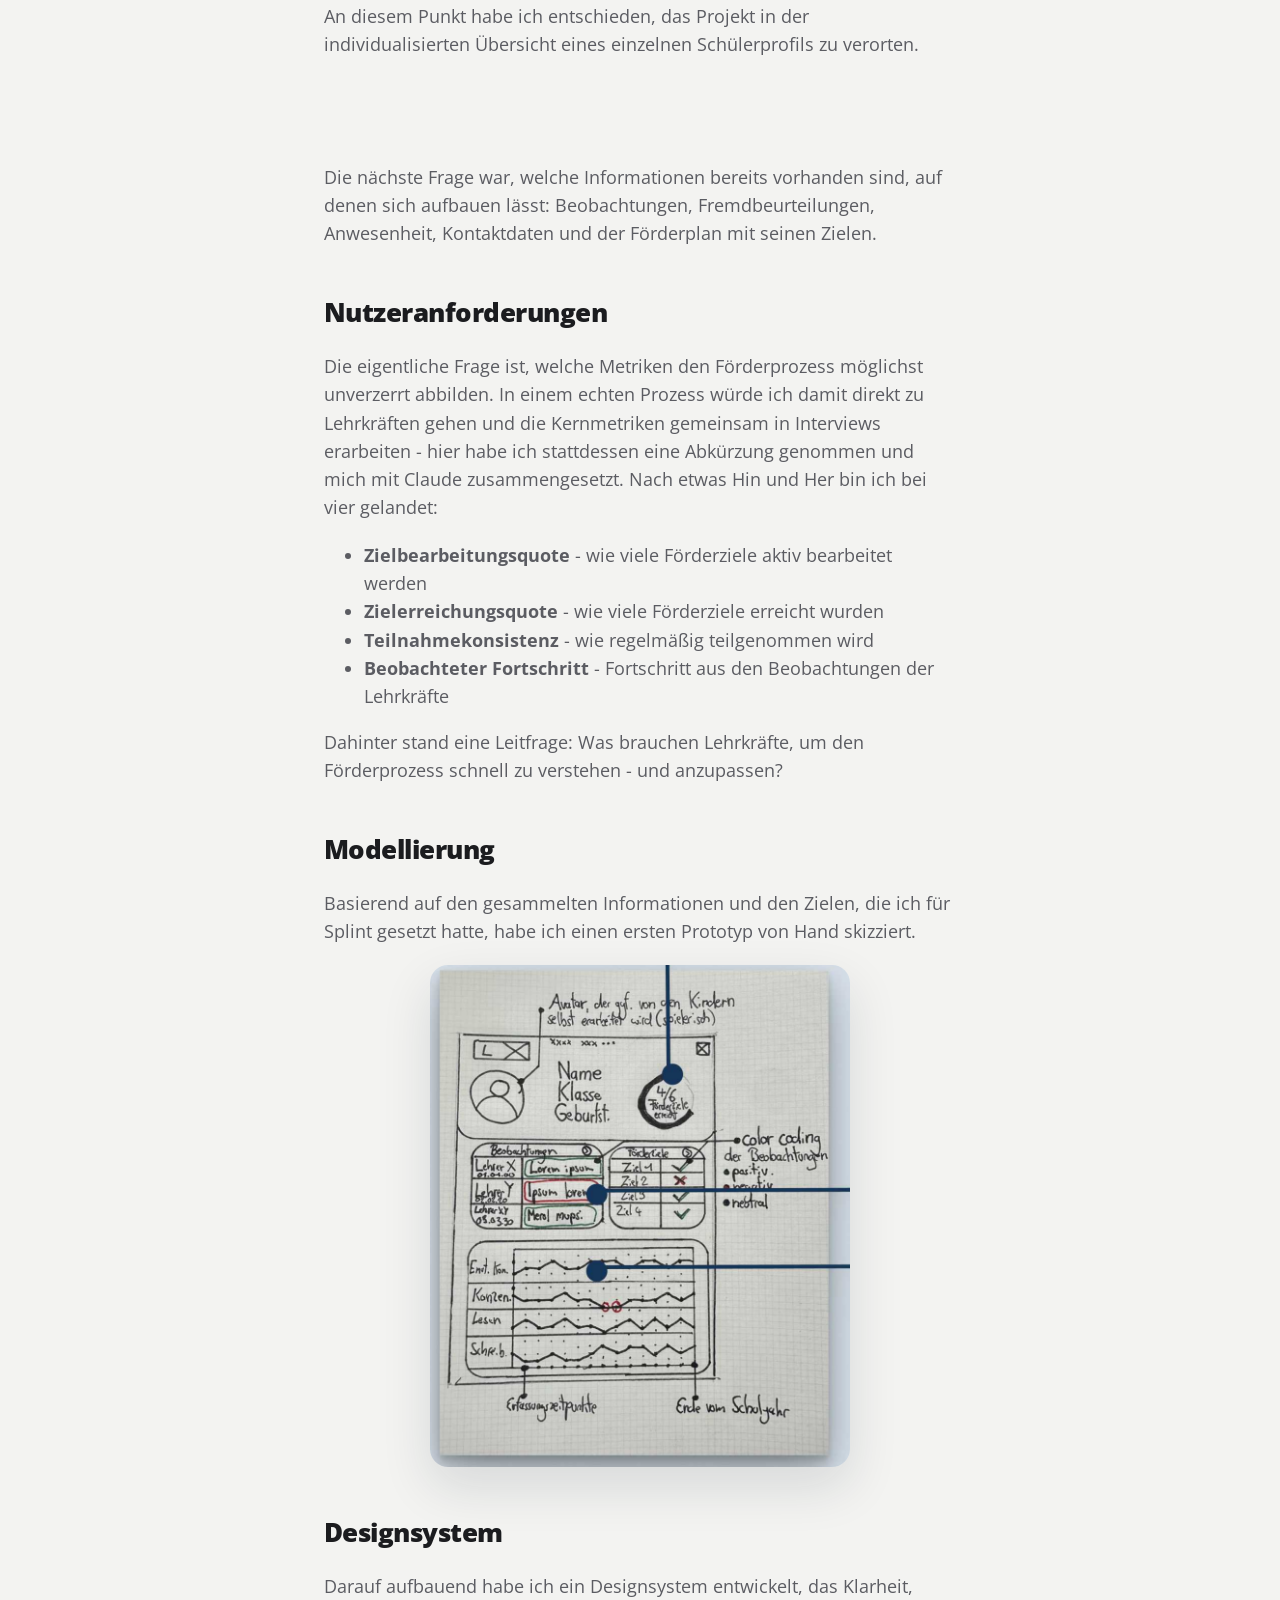
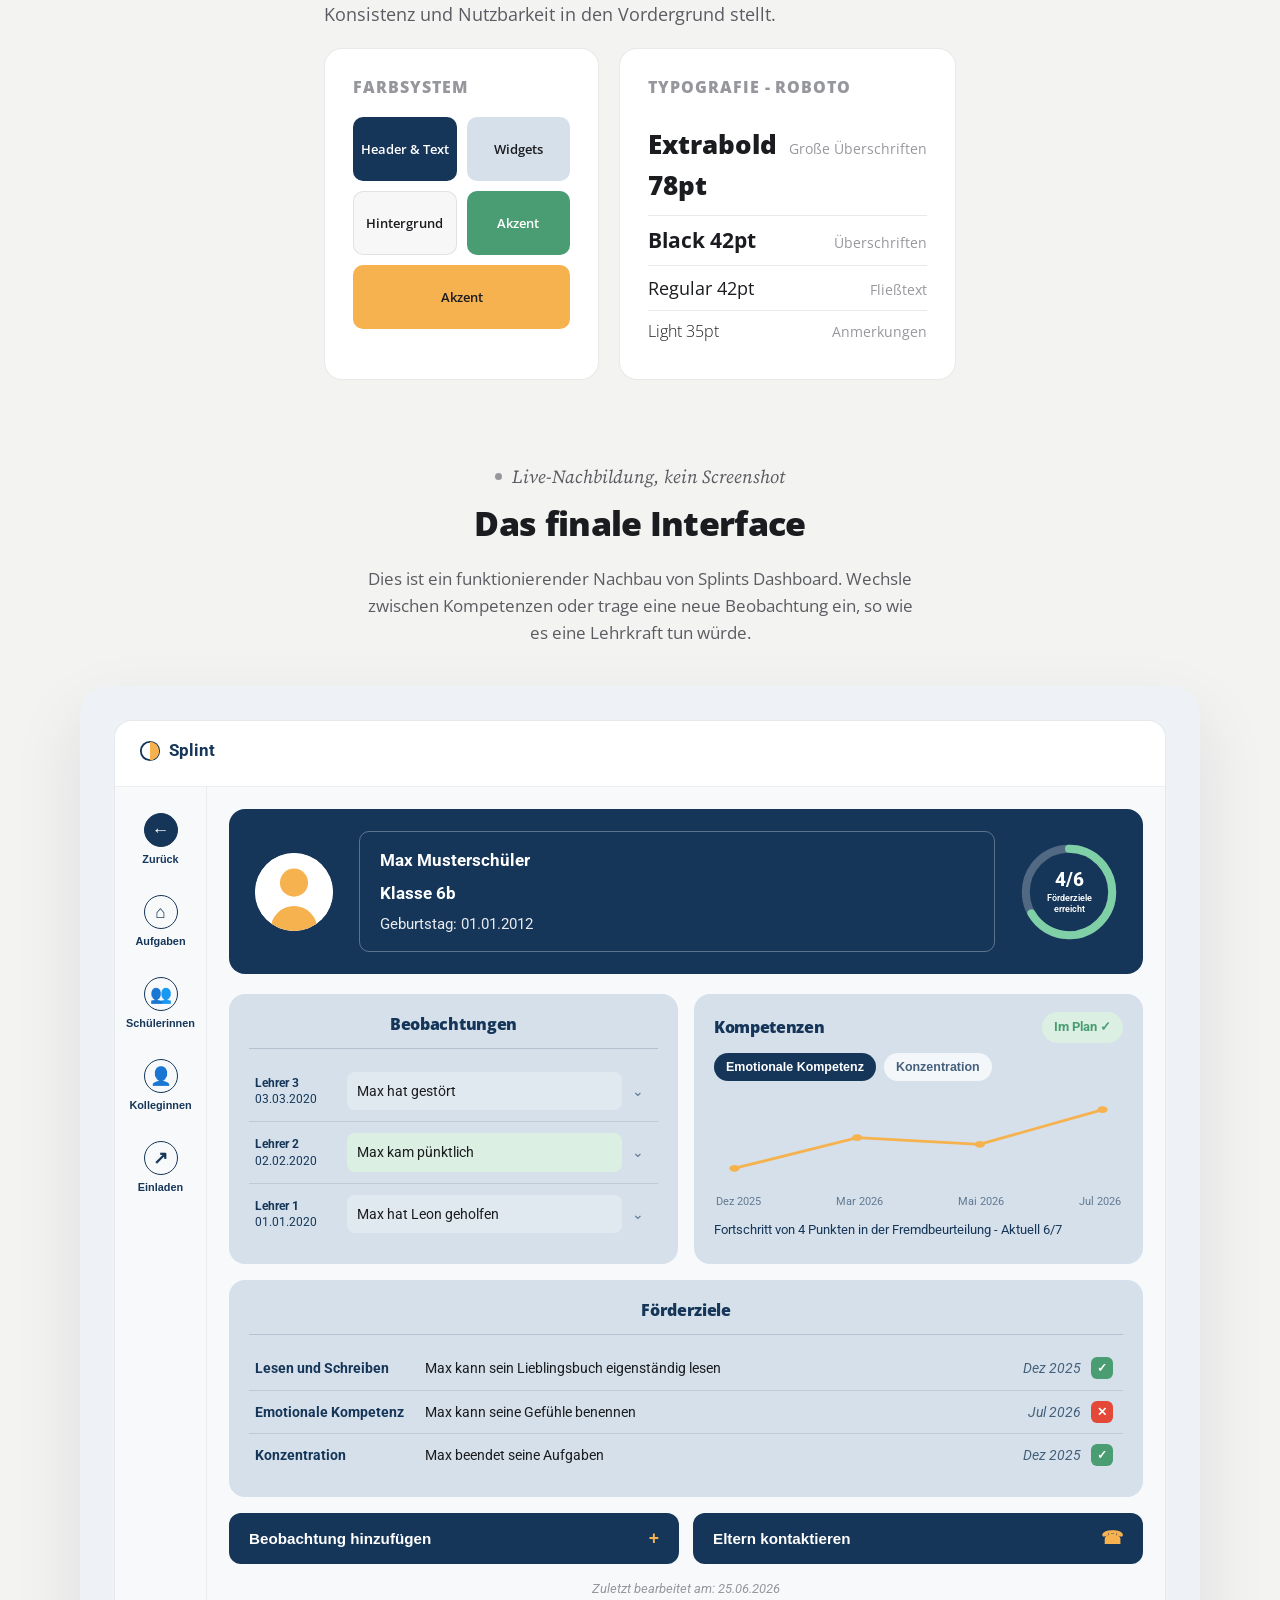
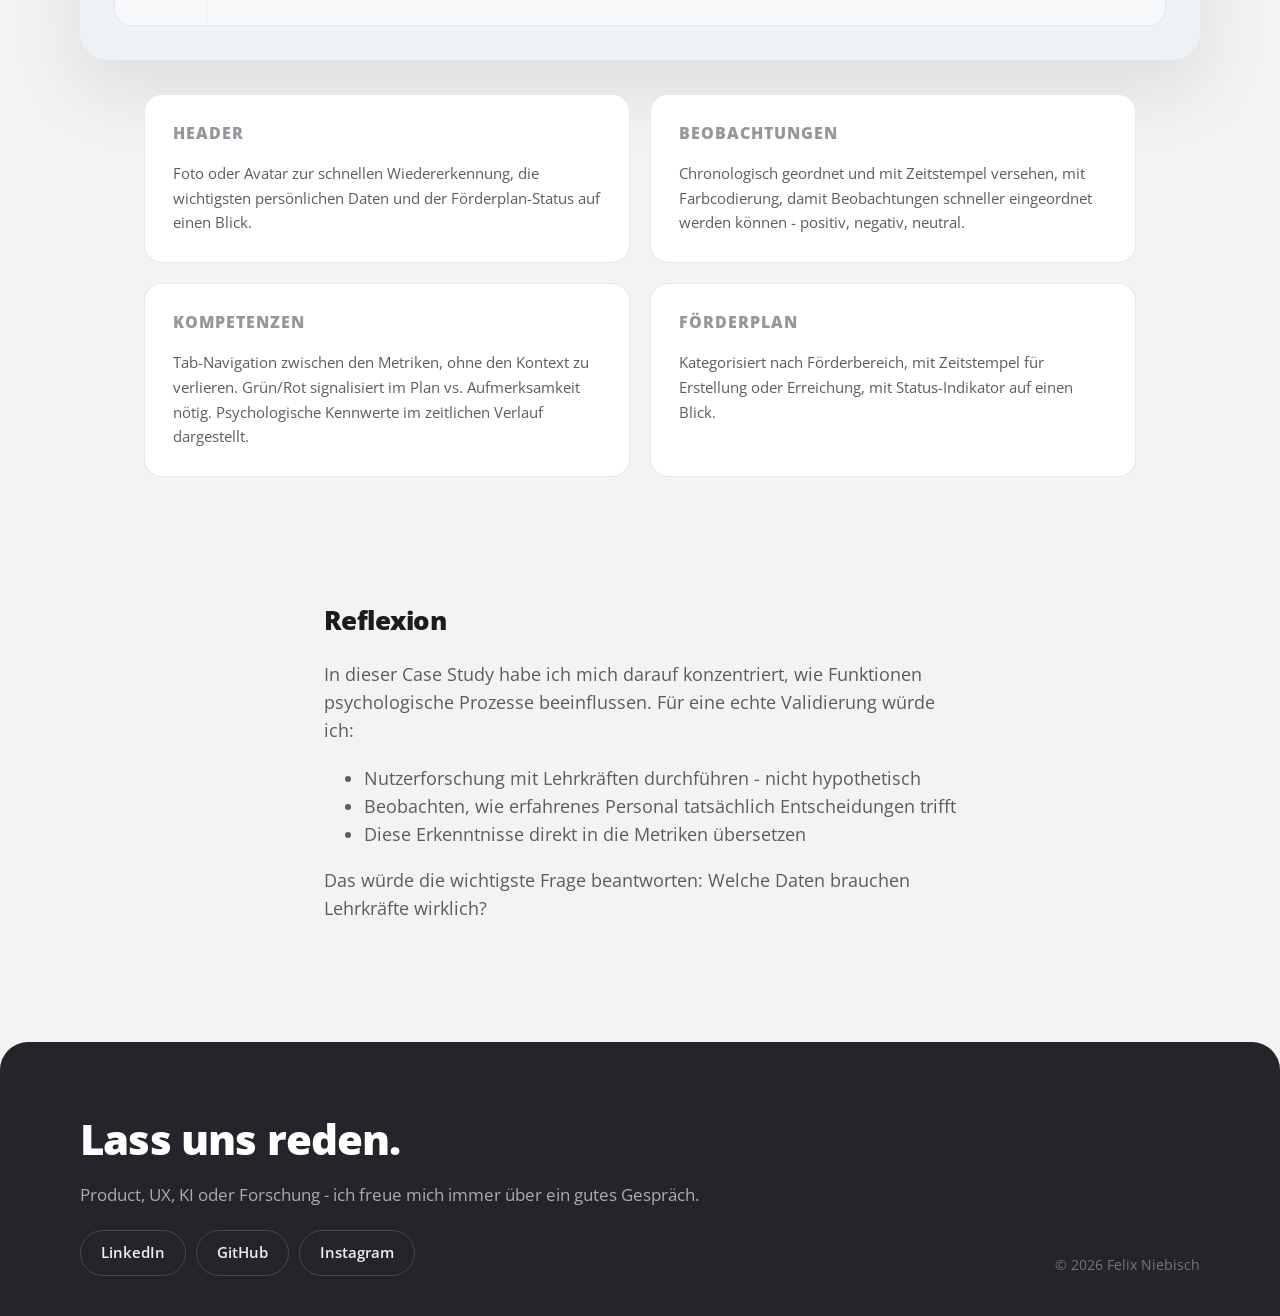
<file: case-studies/inklusion-digital.html>
<!doctype html>
<html lang="de">
<head>
<meta charset="utf-8">
<meta name="viewport" content="width=device-width, initial-scale=1">
<title>Splint / Inklusion Digital - Case Study - Felix Niebisch</title>
<meta name="description" content="Ein in 8 Stunden designtes Förderplanungs-Dashboard: vier Metriken, eine Schülerin, ein Bildschirm. Mit interaktiver Live-Nachbildung.">
<link rel="stylesheet" href="../css/style.css?v=2">
<link rel="stylesheet" href="../assets/splint-demo.css?v=2">
</head>
<body>

<nav class="site-nav">
  <div class="site-nav__inner">
    <a href="../index.html" data-i18n="nav.home">Startseite</a>
    <a href="../about.html" data-i18n="nav.about">Über mich</a>
    <a href="../resume.html" data-i18n="nav.resume">Lebenslauf</a>
    <div class="lang-toggle">
      <button type="button" data-lang="de" class="is-active">DE</button>
      <button type="button" data-lang="en">EN</button>
    </div>
  </div>
</nav>

<header class="cs-hero cs-hero--splint">
  <div class="cs-hero__inner">
    <span class="eyebrow" data-i18n="hero.eyebrow">Case Study · in 8 Stunden designt</span>
    <h1 data-i18n="hero.h1">Splint - ein Dashboard für die Förderplanung</h1>
    <p class="sub" data-i18n="hero.sub">Vier Metriken, eine Schülerin, ein Bildschirm - eine Live-Designübung für meine Bewerbung als Junior UX Designer bei Inklusion-Digital.</p>
  </div>
</header>

<article class="prose" style="max-width:760px">
  <a class="back-link" href="../index.html" data-reveal data-i18n="back">&larr; Zurück zur Übersicht</a>

  <h2 data-reveal data-i18n="h.context">Kontext</h2>
  <p data-reveal data-i18n="p.context">Mit dieser Case Study möchte ich dich durch einen Designprozess mitnehmen - von der ersten Idee bis zum High-Fidelity-Layout - alles innerhalb eines einzigen Arbeitstages, im Rahmen meiner Bewerbung bei Inklusion-Digital.</p>

  <h2 data-reveal data-i18n="h.research">Recherche</h2>
  <p data-reveal data-i18n="p.research">Zunächst habe ich mir einen Überblick über das bestehende System von Inklusion-Digital verschafft: öffentlich zugängliche Screens und verfügbare Informationen wanderten direkt in ein FigJam-Board, zusammen mit meinen ersten eigenen Gedanken.</p>
  <blockquote data-reveal data-i18n="quote.research">Die zentrale Frage, die ein solches Interface beantworten muss: Welche Metriken führen zu einfacheren - und im besten Fall besseren - Entscheidungen in der Förderplanung? Wenn ein Dashboard eine Schülerin oder einen Schüler in den Mittelpunkt stellt, muss alles Gezeigte den Fortschritt auf einen Blick vermitteln.</blockquote>
  <p data-reveal data-i18n="p.researchLead">Daraus wurde klar, was Splint eigentlich leisten sollte:</p>
  <ul style="color:var(--ink-soft); font-size:1.1rem;" data-reveal data-i18n="list.goals">
    <li>Lernpotenziale sichtbar machen</li>
    <li>Individuelle Förderung vereinfachen</li>
    <li>Den Einsatz digitaler Tools barrierefrei gestalten</li>
  </ul>

  <h2 data-reveal data-i18n="h.scope">Rahmen festlegen</h2>
  <p data-reveal data-i18n="p.scope">An diesem Punkt habe ich entschieden, das Projekt in der individualisierten Übersicht eines einzelnen Schülerprofils zu verorten.</p>

  <h2 data-reveal data-i18n="h.exists">Was bereits existiert</h2>
  <p data-reveal data-i18n="p.exists">Die nächste Frage war, welche Informationen bereits vorhanden sind, auf denen sich aufbauen lässt: Beobachtungen, Fremdbeurteilungen, Anwesenheit, Kontaktdaten und der Förderplan mit seinen Zielen.</p>

  <h2 data-reveal data-i18n="h.requirements">Nutzeranforderungen</h2>
  <p data-reveal data-i18n="p.requirements">Die eigentliche Frage ist, welche Metriken den Förderprozess möglichst unverzerrt abbilden. In einem echten Prozess würde ich damit direkt zu Lehrkräften gehen und die Kernmetriken gemeinsam in Interviews erarbeiten - hier habe ich stattdessen eine Abkürzung genommen und mich mit Claude zusammengesetzt. Nach etwas Hin und Her bin ich bei vier gelandet:</p>
  <ul style="color:var(--ink-soft); font-size:1.1rem;" data-reveal>
    <li data-i18n="metric.1"><strong>Zielbearbeitungsquote</strong> - wie viele Förderziele aktiv bearbeitet werden</li>
    <li data-i18n="metric.2"><strong>Zielerreichungsquote</strong> - wie viele Förderziele erreicht wurden</li>
    <li data-i18n="metric.3"><strong>Teilnahmekonsistenz</strong> - wie regelmäßig teilgenommen wird</li>
    <li data-i18n="metric.4"><strong>Beobachteter Fortschritt</strong> - Fortschritt aus den Beobachtungen der Lehrkräfte</li>
  </ul>
  <p data-reveal data-i18n="p.requirementsClose">Dahinter stand eine Leitfrage: Was brauchen Lehrkräfte, um den Förderprozess schnell zu verstehen - und anzupassen?</p>

  <h2 data-reveal data-i18n="h.modelling">Modellierung</h2>
  <p data-reveal data-i18n="p.modelling">Basierend auf den gesammelten Informationen und den Zielen, die ich für Splint gesetzt hatte, habe ich einen ersten Prototyp von Hand skizziert.</p>
  <img data-reveal src="../assets/img/splint/sketch.png" alt="Hand-drawn wireframe sketch of the Splint dashboard, annotated with design notes" style="border-radius: var(--radius-md); max-width: 420px; margin: 8px auto 0; box-shadow: 0 20px 50px rgba(20,30,50,.12);">

  <h2 data-reveal data-i18n="h.designSystem">Designsystem</h2>
  <p data-reveal data-i18n="p.designSystem">Darauf aufbauend habe ich ein Designsystem entwickelt, das Klarheit, Konsistenz und Nutzbarkeit in den Vordergrund stellt.</p>

  <div class="ds-grid" data-reveal>
    <div class="ds-card">
      <h4 data-i18n="h4.colorSystem">Farbsystem</h4>
      <div class="ds-swatches">
        <div class="ds-swatch" style="background:#163659; color:#fff;" data-i18n="swatch.headerText">Header &amp; Text</div>
        <div class="ds-swatch" style="background:#d5e0ea;">Widgets</div>
        <div class="ds-swatch" style="background:#f7f7f7; border:1px solid var(--line);" data-i18n="swatch.background">Hintergrund</div>
        <div class="ds-swatch" style="background:#4a9d73; color:#fff;" data-i18n="swatch.accent">Akzent</div>
        <div class="ds-swatch" style="background:#f6b24e;" data-i18n="swatch.accent">Akzent</div>
      </div>
    </div>
    <div class="ds-card">
      <h4 data-i18n="h4.typography">Typografie - Roboto</h4>
      <div class="ds-type"><span style="font-weight:800; font-size:1.6rem;">Extrabold 78pt</span><span data-i18n="type.headlines">Große Überschriften</span></div>
      <div class="ds-type"><span style="font-weight:700; font-size:1.3rem;">Black 42pt</span><span data-i18n="type.headings">Überschriften</span></div>
      <div class="ds-type"><span style="font-weight:400; font-size:1.1rem;">Regular 42pt</span><span data-i18n="type.body">Fließtext</span></div>
      <div class="ds-type"><span style="font-weight:300; font-size:1rem;">Light 35pt</span><span data-i18n="type.annotations">Anmerkungen</span></div>
    </div>
  </div>
</article>

<section class="block" style="padding-top:20px;">
  <div class="container section-head" data-reveal>
    <span class="eyebrow" style="justify-content:center" data-i18n="demo.eyebrow">Live-Nachbildung, kein Screenshot</span>
    <h2 data-i18n="demo.heading">Das finale Interface</h2>
    <p style="max-width:56ch; margin:14px auto 0; color:var(--ink-soft);" data-i18n="demo.sub">Dies ist ein funktionierender Nachbau von Splints Dashboard. Wechsle zwischen Kompetenzen oder trage eine neue Beobachtung ein, so wie es eine Lehrkraft tun würde.</p>
  </div>

  <div class="splint-frame" data-reveal>
    <div class="splint" id="splint-demo">
      <div class="splint__topbar">
        <span class="splint__logo"><svg width="22" height="22" viewBox="0 0 24 24"><circle cx="12" cy="12" r="10" fill="none" stroke="#163659" stroke-width="2"/><path d="M12 2a10 10 0 0 1 0 20z" fill="#f6b24e"/></svg> Splint</span>
      </div>
      <div class="splint__layout">
        <aside class="splint__sidebar">
          <button class="s-nav-item is-active" type="button"><span>&larr;</span>Zurück</button>
          <button class="s-nav-item" type="button"><span>&#8962;</span>Aufgaben</button>
          <button class="s-nav-item" type="button"><span>&#128101;</span>Schülerinnen</button>
          <button class="s-nav-item" type="button"><span>&#128100;</span>Kolleginnen</button>
          <button class="s-nav-item" type="button"><span>&#8599;</span>Einladen</button>
        </aside>

        <div class="splint__main">
          <div class="s-card s-profile">
            <div class="s-avatar" aria-hidden="true">
              <svg viewBox="0 0 100 100"><circle cx="50" cy="50" r="50" fill="#fff"/><circle cx="50" cy="38" r="18" fill="#f6b24e"/><circle cx="50" cy="98" r="30" fill="#f6b24e"/></svg>
            </div>
            <div class="s-profile-info">
              <div class="s-field">Max Musterschüler</div>
              <div class="s-field">Klasse 6b</div>
              <div class="s-field s-field--sm">Geburtstag: 01.01.2012</div>
            </div>
            <div class="s-ring">
              <svg viewBox="0 0 120 120">
                <circle cx="60" cy="60" r="54" fill="none" stroke="rgba(255,255,255,.25)" stroke-width="10"/>
                <circle class="s-ring__fg" cx="60" cy="60" r="54" fill="none" stroke="#7fd0a6" stroke-width="10" stroke-linecap="round" transform="rotate(-90 60 60)"/>
              </svg>
              <div class="s-ring__label">4/6<small>Förderziele<br>erreicht</small></div>
            </div>
          </div>

          <div class="s-grid">
            <div class="s-card s-widget">
              <h4>Beobachtungen</h4>

              <form id="add-obs-form" class="s-obs-form" hidden>
                <input id="add-obs-teacher" type="text" placeholder="Lehrer*in" required>
                <input id="add-obs-text" type="text" placeholder="Beobachtung…" required>
                <div class="s-obs-form__actions">
                  <button type="submit" class="s-btn-sm">Speichern</button>
                  <button type="button" id="add-obs-cancel" class="s-btn-sm s-btn-sm--ghost">Abbrechen</button>
                </div>
              </form>

              <ul class="s-obs-list" id="obs-list">
                <li class="s-obs-row"><div class="s-obs-meta"><strong>Lehrer 3</strong><br>03.03.2020</div><div class="s-obs-text">Max hat gestört</div><span class="s-chevron">⌄</span></li>
                <li class="s-obs-row s-obs-row--flag"><div class="s-obs-meta"><strong>Lehrer 2</strong><br>02.02.2020</div><div class="s-obs-text">Max kam pünktlich</div><span class="s-chevron">⌄</span></li>
                <li class="s-obs-row"><div class="s-obs-meta"><strong>Lehrer 1</strong><br>01.01.2020</div><div class="s-obs-text">Max hat Leon geholfen</div><span class="s-chevron">⌄</span></li>
              </ul>
            </div>

            <div class="s-card s-widget">
              <div class="s-widget__head">
                <h4>Kompetenzen</h4>
                <span class="s-pill s-pill--ok" id="comp-pill">Im Plan  ✓</span>
              </div>
              <div class="s-tabs">
                <button class="s-tab is-active" type="button" data-metric="emotionale">Emotionale Kompetenz</button>
                <button class="s-tab" type="button" data-metric="konzentration">Konzentration</button>
              </div>

              <svg class="s-chart is-active" data-metric="emotionale" viewBox="0 0 400 150" preserveAspectRatio="none">
                <polyline points="20,113 140,67 260,77 380,25" fill="none" stroke="#f6b24e" stroke-width="4" stroke-linecap="round" stroke-linejoin="round"/>
                <circle cx="20" cy="113" r="5" fill="#f6b24e"/><circle cx="140" cy="67" r="5" fill="#f6b24e"/><circle cx="260" cy="77" r="5" fill="#f6b24e"/><circle cx="380" cy="25" r="5" fill="#f6b24e"/>
              </svg>
              <svg class="s-chart" data-metric="konzentration" viewBox="0 0 400 150" preserveAspectRatio="none">
                <polyline points="20,87 140,64 260,93 380,70" fill="none" stroke="#f6b24e" stroke-width="4" stroke-linecap="round" stroke-linejoin="round"/>
                <circle cx="20" cy="87" r="5" fill="#f6b24e"/><circle cx="140" cy="64" r="5" fill="#f6b24e"/><circle cx="260" cy="93" r="5" fill="#f6b24e"/><circle cx="380" cy="70" r="5" fill="#f6b24e"/>
              </svg>

              <div class="s-chart-axis"><span>Dez 2025</span><span>Mar 2026</span><span>Mai 2026</span><span>Jul 2026</span></div>
              <p class="s-chart-caption" id="comp-caption">Fortschritt von 4 Punkten in der Fremdbeurteilung - Aktuell 6/7</p>
            </div>

            <div class="s-card s-widget s-widget--wide">
              <h4>Förderziele</h4>
              <ul class="s-goals">
                <li><span class="s-goal-cat">Lesen und Schreiben</span><span class="s-goal-text">Max kann sein Lieblingsbuch eigenständig lesen</span><span class="s-goal-date">Dez 2025</span><span class="s-goal-status is-done">✓</span></li>
                <li><span class="s-goal-cat">Emotionale Kompetenz</span><span class="s-goal-text">Max kann seine Gefühle benennen</span><span class="s-goal-date">Jul 2026</span><span class="s-goal-status is-open">✕</span></li>
                <li><span class="s-goal-cat">Konzentration</span><span class="s-goal-text">Max beendet seine Aufgaben</span><span class="s-goal-date">Dez 2025</span><span class="s-goal-status is-done">✓</span></li>
              </ul>
            </div>

            <div class="s-actions">
              <button type="button" class="s-btn-wide" id="add-obs-btn">Beobachtung hinzufügen <span>+</span></button>
              <button type="button" class="s-btn-wide">Eltern kontaktieren <span>&#9742;</span></button>
            </div>
          </div>
          <p class="s-updated">Zuletzt bearbeitet am: 25.06.2026</p>
        </div>
      </div>
    </div>
  </div>

  <div class="container ds-grid" style="margin-top:34px;" data-reveal>
    <div class="ds-card">
      <h4>Header</h4>
      <p class="ds-note" data-i18n="note.header">Foto oder Avatar zur schnellen Wiedererkennung, die wichtigsten persönlichen Daten und der Förderplan-Status auf einen Blick.</p>
    </div>
    <div class="ds-card">
      <h4>Beobachtungen</h4>
      <p class="ds-note" data-i18n="note.obs">Chronologisch geordnet und mit Zeitstempel versehen, mit Farbcodierung, damit Beobachtungen schneller eingeordnet werden können - positiv, negativ, neutral.</p>
    </div>
    <div class="ds-card">
      <h4>Kompetenzen</h4>
      <p class="ds-note" data-i18n="note.comp">Tab-Navigation zwischen den Metriken, ohne den Kontext zu verlieren. Grün/Rot signalisiert im Plan vs. Aufmerksamkeit nötig. Psychologische Kennwerte im zeitlichen Verlauf dargestellt.</p>
    </div>
    <div class="ds-card">
      <h4>Förderplan</h4>
      <p class="ds-note" data-i18n="note.plan">Kategorisiert nach Förderbereich, mit Zeitstempel für Erstellung oder Erreichung, mit Status-Indikator auf einen Blick.</p>
    </div>
  </div>
</section>

<article class="prose" style="max-width:760px">
  <h2 data-reveal data-i18n="h.reflection">Reflexion</h2>
  <p data-reveal data-i18n="p.reflection">In dieser Case Study habe ich mich darauf konzentriert, wie Funktionen psychologische Prozesse beeinflussen. Für eine echte Validierung würde ich:</p>
  <ul style="color:var(--ink-soft); font-size:1.1rem;" data-reveal data-i18n="list.reflection">
    <li>Nutzerforschung mit Lehrkräften durchführen - nicht hypothetisch</li>
    <li>Beobachten, wie erfahrenes Personal tatsächlich Entscheidungen trifft</li>
    <li>Diese Erkenntnisse direkt in die Metriken übersetzen</li>
  </ul>
  <p data-reveal data-i18n="p.reflectionClose">Das würde die wichtigste Frage beantworten: Welche Daten brauchen Lehrkräfte wirklich?</p>
</article>

<footer class="site-footer">
  <div class="footer__grid">
    <div data-reveal>
      <h2 data-i18n="footer.heading">Lass uns reden.</h2>
      <p data-i18n="footer.sub">Product, UX, KI oder Forschung - ich freue mich immer über ein gutes Gespräch.</p>
      <div class="social-list">
        <a href="https://www.linkedin.com/in/felix-niebisch-linked/" target="_blank" rel="noopener">LinkedIn</a>
        <a href="https://github.com/Felixniebisch" target="_blank" rel="noopener">GitHub</a>
        <a href="https://www.instagram.com/niesnitch/" target="_blank" rel="noopener">Instagram</a>
      </div>
    </div>
    <div class="footer__meta">© 2026 Felix Niebisch</div>
  </div>
</footer>

<script>
window.I18N_EN = {
  'hero.eyebrow': 'Case study · designed in 8 hours',
  'hero.h1': 'Splint - a dashboard for support planning',
  'hero.sub': 'Four metrics, one student, on one screen - a live design exercise built for my application as Junior UX Designer at Inklusion-Digital.',
  'back': '&larr; Back to all work',
  'h.context': 'Context',
  'p.context': 'For this case study I wanted to invite you along on a design process - from first idea to a high-fidelity layout - all inside a single working day, as part of my application for Inklusion-Digital.',
  'h.research': 'Research',
  'p.research': "I started by getting an overview of Inklusion-Digital's existing system: public screens and available information went straight into a FigJam board, alongside my own first reactions.",
  'quote.research': 'The central question an interface like this has to answer: which metrics lead to easier - and ideally better - decisions in support planning? If a dashboard puts a student at its center, whatever it shows has to communicate progress at a glance.',
  'p.researchLead': 'From there it became clear what Splint should actually do:',
  'list.goals': '<li>Make learning potential visible</li><li>Simplify individualized support</li><li>Make the use of digital tools accessible</li>',
  'h.scope': 'Setting the scope',
  'p.scope': 'At this point I decided to place the project inside the individualized overview of a single student profile.',
  'h.exists': 'What already exists',
  'p.exists': 'The next question was which information already exists to build on: observations, external assessments, attendance, contact details, and the support plan with its goals.',
  'h.requirements': 'User requirements',
  'p.requirements': "The real question is which metrics represent the support process with the least distortion. In an actual process I'd take this straight to teachers and work out the core metrics together in interviews - here, I used a different shortcut and sat down with Claude instead. After some back and forth, I landed on four:",
  'metric.1': '<strong>Zielbearbeitungsquote</strong> - goal engagement rate',
  'metric.2': '<strong>Zielerreichungsquote</strong> - goal achievement rate',
  'metric.3': '<strong>Teilnahmekonsistenz</strong> - participation consistency',
  'metric.4': '<strong>Beobachteter Fortschritt</strong> - observed progress',
  'p.requirementsClose': 'Behind it sat one guiding question: what do teachers need to quickly understand - and adjust - the support process?',
  'h.modelling': 'Modelling',
  'p.modelling': "Based on the information I'd gathered and the goals I'd set for Splint, I sketched a first prototype by hand.",
  'h.designSystem': 'Design system',
  'p.designSystem': 'From there I built a design system that puts clarity, consistency, and usability first.',
  'h4.colorSystem': 'Colour system',
  'swatch.headerText': 'Header &amp; text',
  'swatch.background': 'Background',
  'swatch.accent': 'Accent',
  'h4.typography': 'Typography - Roboto',
  'type.headlines': 'Large headlines',
  'type.headings': 'Headings',
  'type.body': 'Body text',
  'type.annotations': 'Annotations',
  'demo.eyebrow': 'Live recreation, not a screenshot',
  'demo.heading': 'The final interface',
  'demo.sub': "This is a working rebuild of Splint's dashboard. Switch between competencies, or log a new observation the way a teacher would.",
  'note.header': 'Photo or avatar for fast recognition, the key personal details, and the support-plan status at a glance.',
  'note.obs': 'Chronologically ordered and timestamped, with colour-coding so observations can be classified faster - positive, negative, neutral.',
  'note.comp': 'Tab navigation between metrics without losing context. Green / red status signals on-track vs. needs-attention. Psychological metrics plotted over time.',
  'note.plan': 'Categorised by support area, timestamped for creation or completion, with a status indicator at a glance.',
  'h.reflection': 'Reflection',
  'p.reflection': 'In this case study I focused on how functions shape psychological processes. For real validation, I would:',
  'list.reflection': '<li>Run user research with teachers - not hypothetically</li><li>Observe how experienced staff actually make decisions</li><li>Translate those insights directly into the metrics</li>',
  'p.reflectionClose': 'That would answer the question that matters most: what data do teachers really need?',
};
</script>
<script src="../js/main.js?v=2"></script>
<script src="../js/dashboard-demo.js?v=2"></script>
<script src="../js/i18n.js?v=2"></script>
<script data-goatcounter="https://felixniebisch.goatcounter.com/count" async src="//gc.zgo.at/count.js"></script>
</body>
</html>
</file>
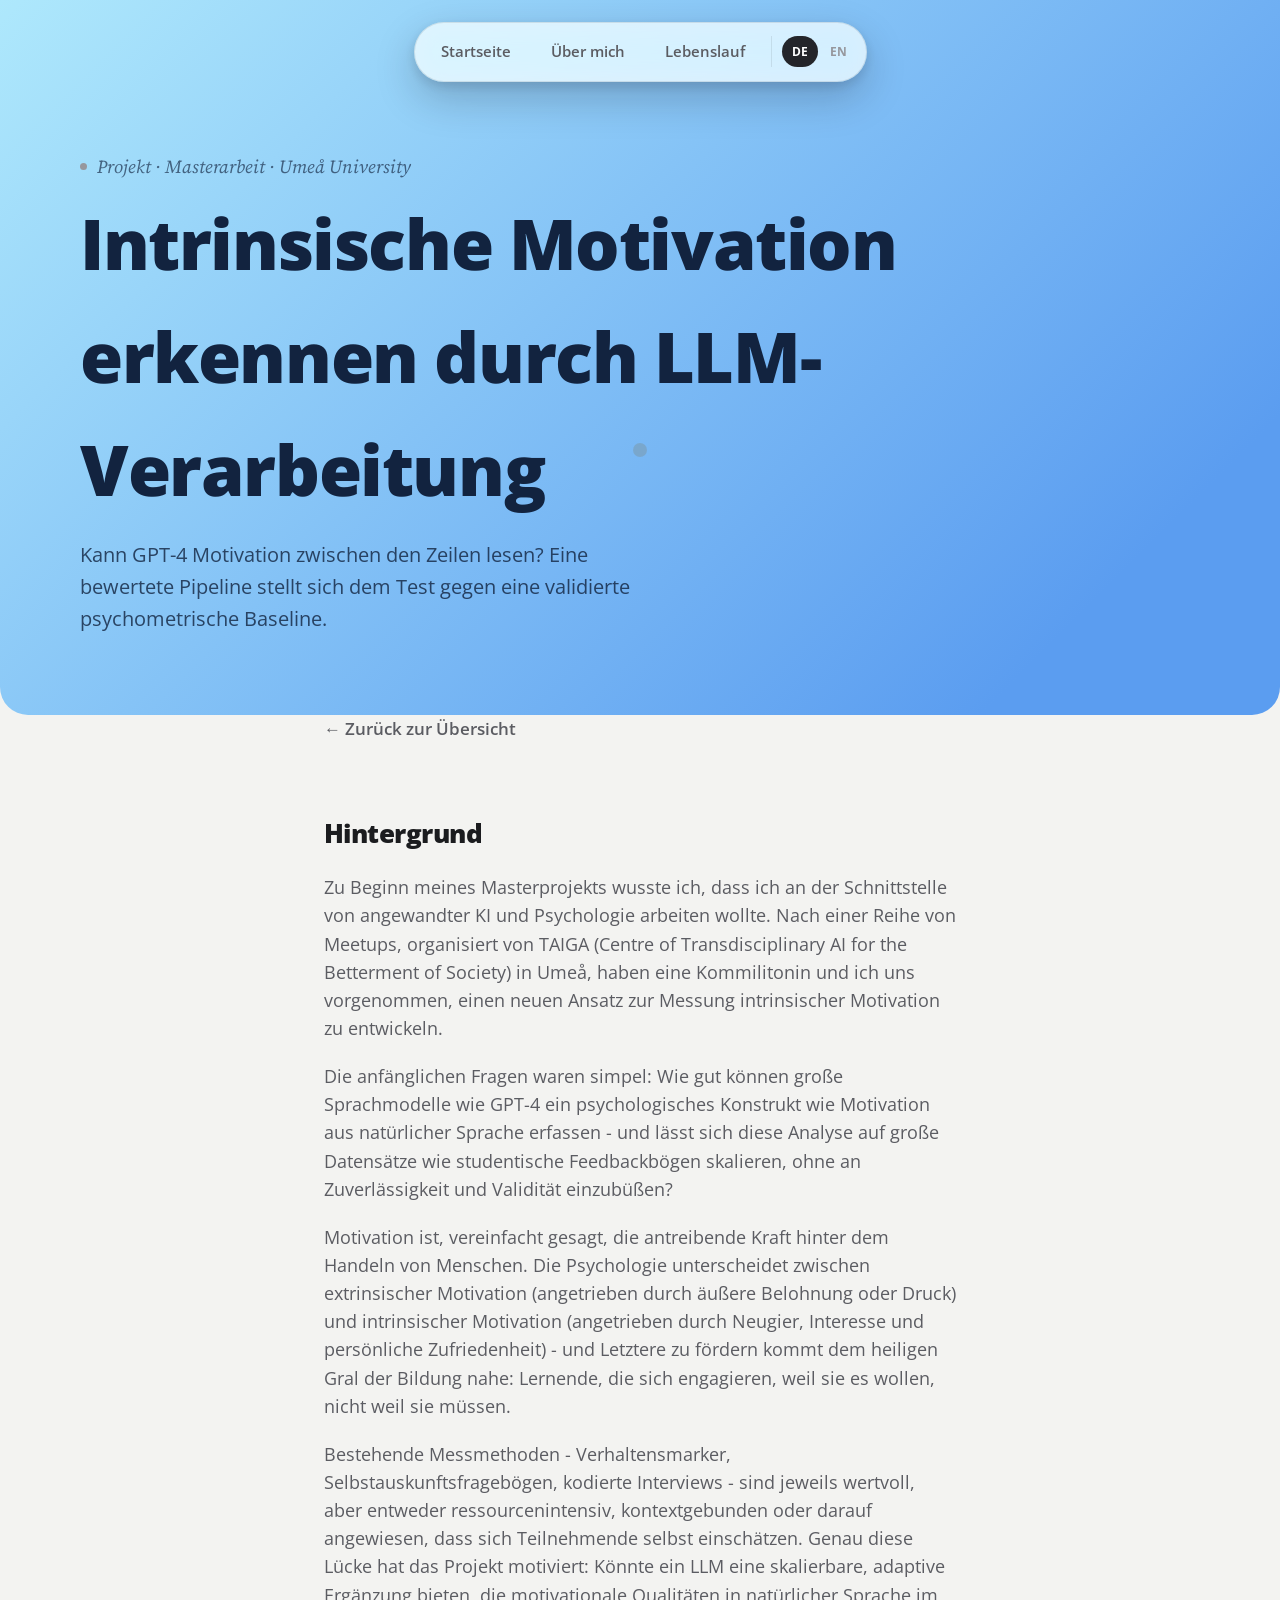
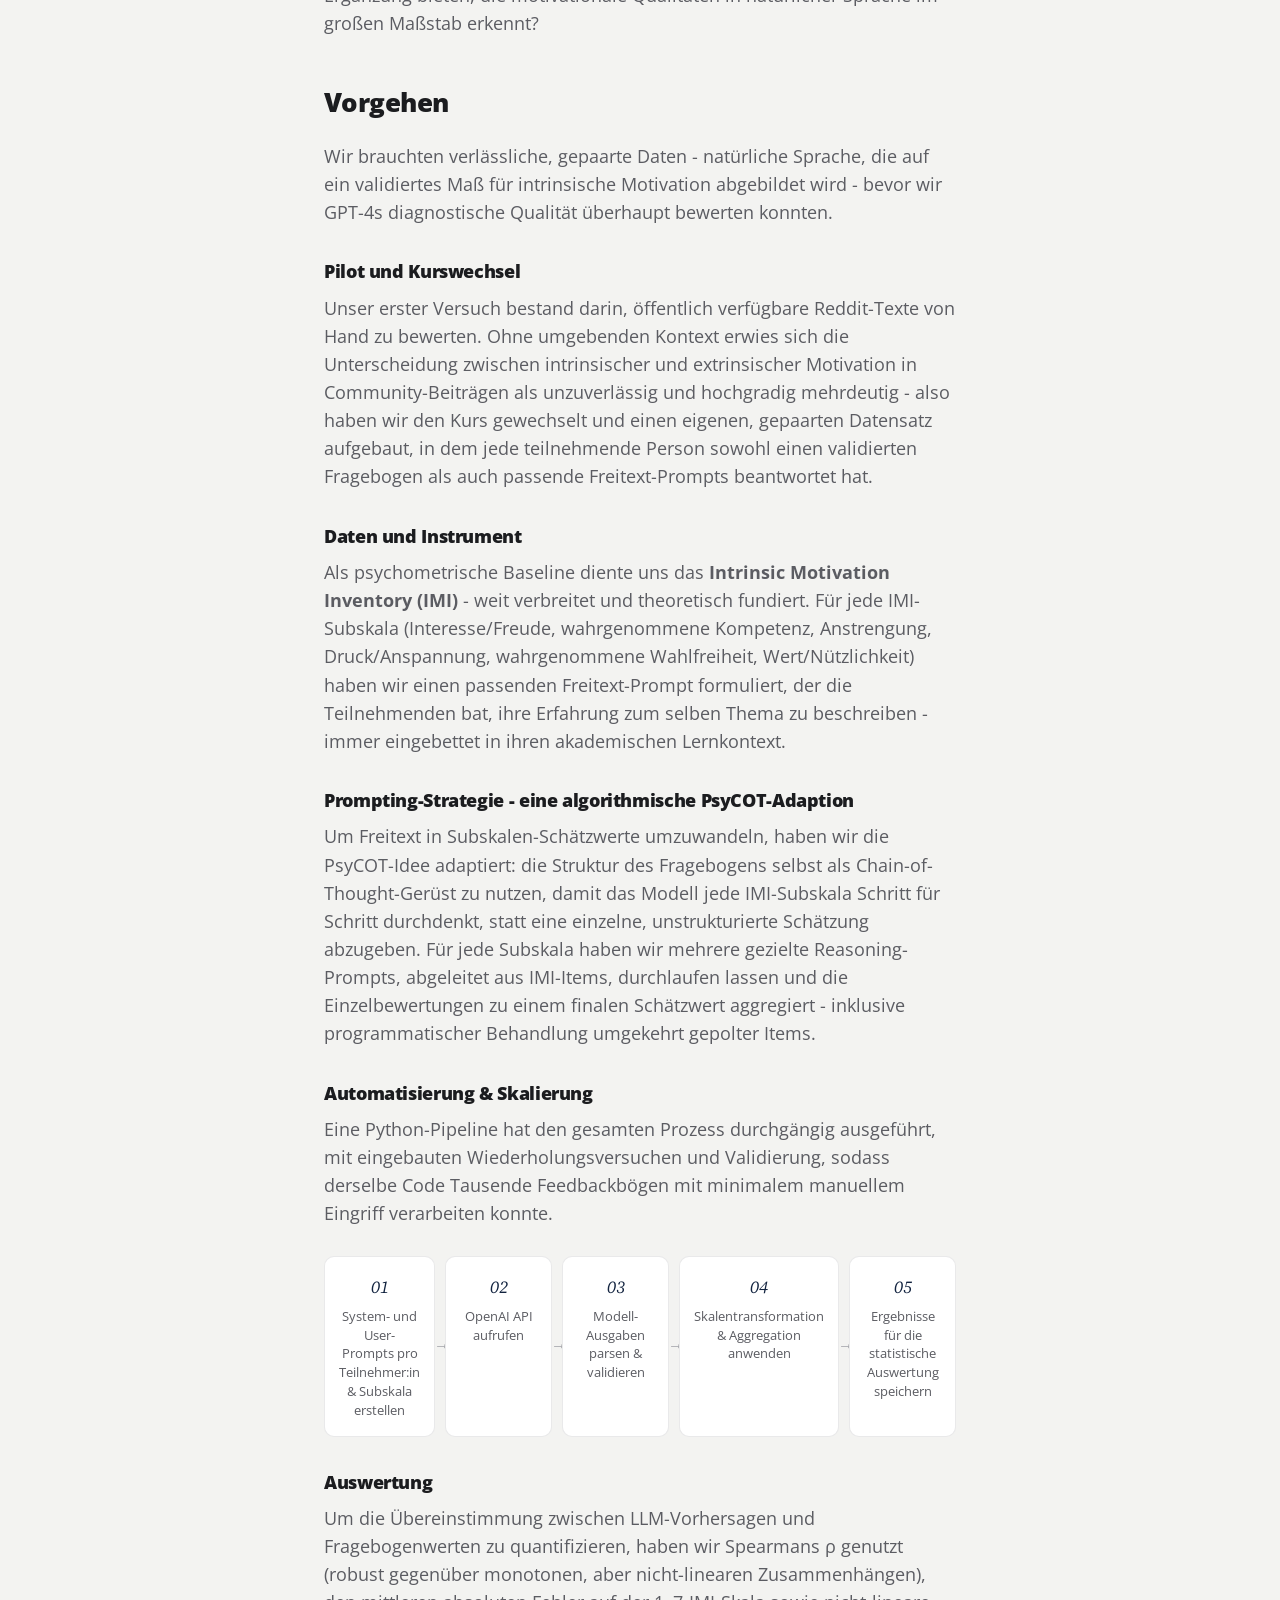
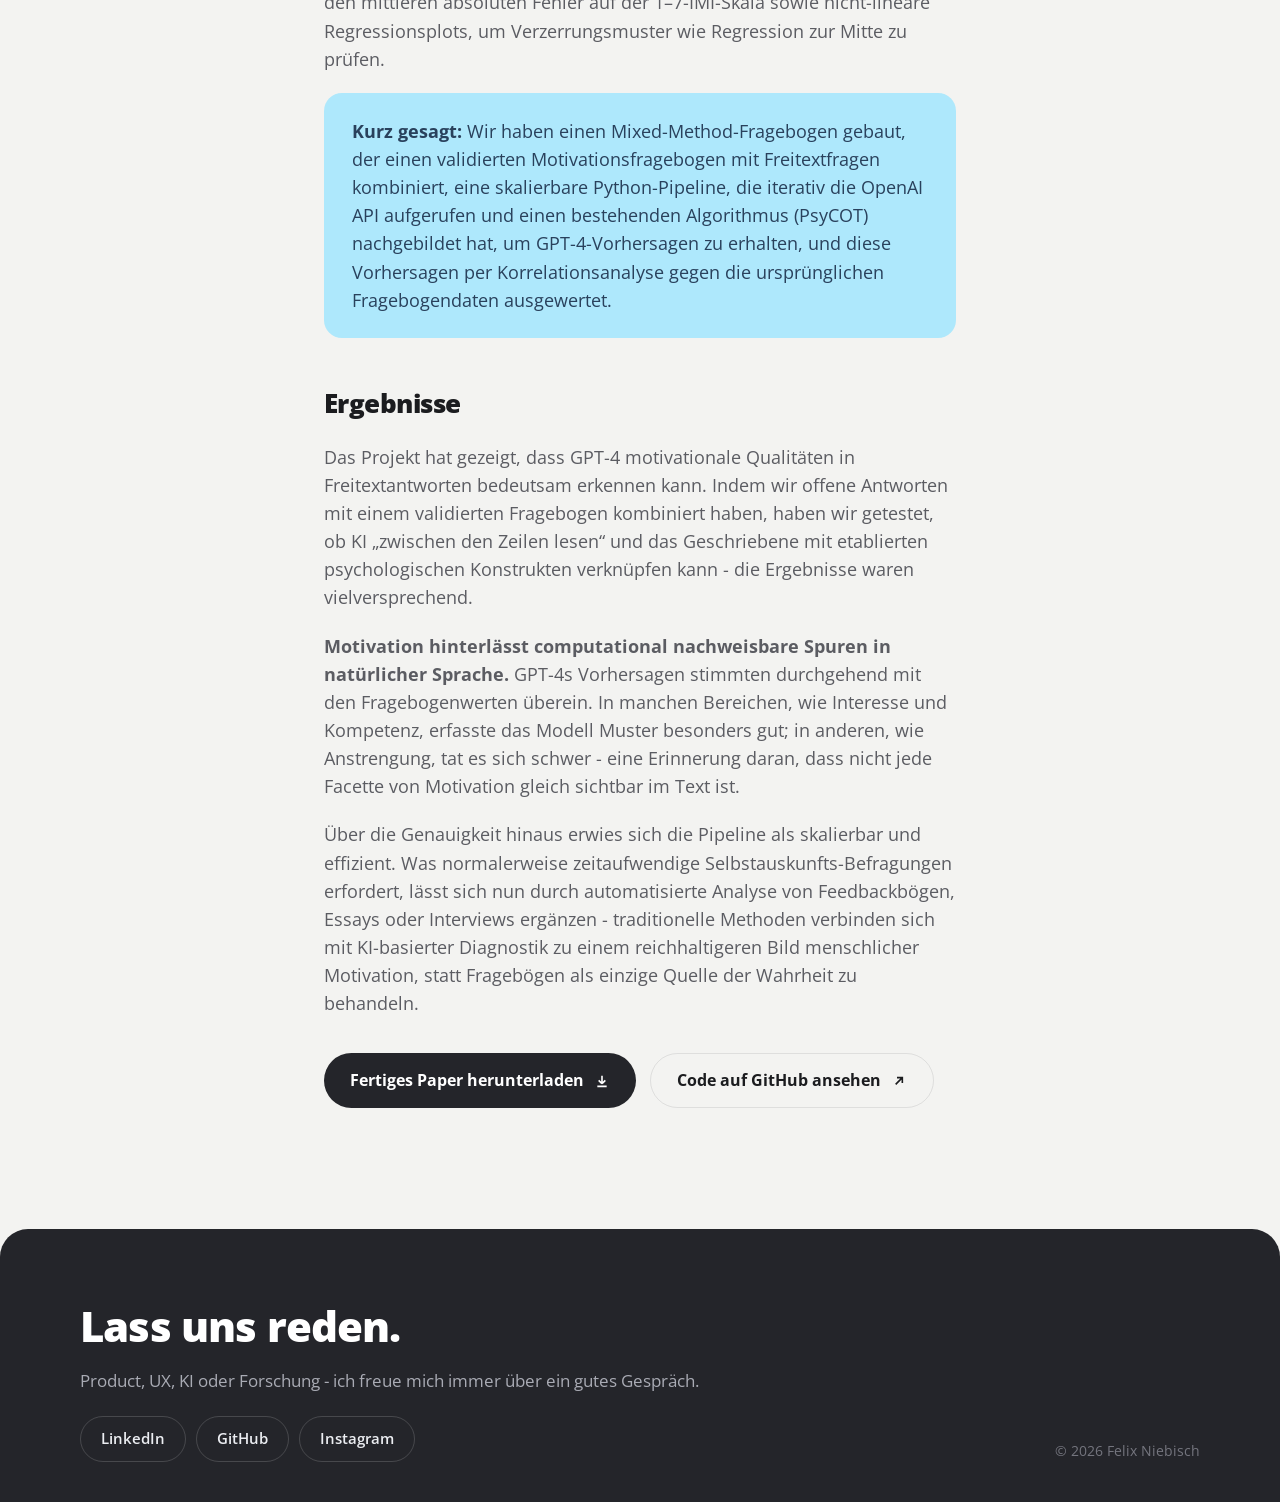
<file: projects/master-thesis.html>
<!doctype html>
<html lang="de">
<head>
<meta charset="utf-8">
<meta name="viewport" content="width=device-width, initial-scale=1">
<title>Intrinsische Motivation erkennen durch LLM-Verarbeitung - Felix Niebisch</title>
<meta name="description" content="Eine Masterarbeit, die testet, ob GPT-4 intrinsische Motivation aus Freitext diagnostizieren kann, validiert gegen das Intrinsic Motivation Inventory.">
<link rel="stylesheet" href="../css/style.css?v=2">
<style>
  .cs-hero--thesis { background: linear-gradient(135deg, var(--thesis-1), var(--thesis-2) 85%); }
  .cs-hero--thesis .eyebrow { color: rgba(18,35,63,.65); }
  .cs-hero--thesis h1 { color: var(--thesis-dark); }
  .cs-hero--thesis .sub { color: rgba(18,35,63,.8); }

  .pipeline { display: grid; grid-template-columns: repeat(5, 1fr); gap: 10px; margin: 28px 0 8px; }
  .pipeline__step { background: var(--bg-raised); border: 1px solid var(--line); border-radius: var(--radius-sm); padding: 16px 14px; text-align: center; position: relative; }
  .pipeline__step .n { display: block; font-family: var(--serif); font-style: italic; color: var(--thesis-dark); font-size: 1.1rem; margin-bottom: 6px; }
  .pipeline__step p { margin: 0; font-size: .84rem; color: var(--ink-soft); line-height: 1.4; }
  .pipeline__step:not(:last-child)::after {
    content: '→'; position: absolute; right: -16px; top: 50%; transform: translateY(-50%);
    color: var(--ink-faint); font-size: 1rem; display: none;
  }
  @media (min-width: 761px) { .pipeline__step:not(:last-child)::after { display: block; } }
  @media (max-width: 760px) { .pipeline { grid-template-columns: 1fr 1fr; } }

  .tldr { background: var(--thesis-1); border-radius: var(--radius-md); padding: 24px 28px; margin: 20px 0; }
  .tldr p { margin: 0; color: rgba(18,35,63,.85); }
</style>
</head>
<body>

<nav class="site-nav">
  <div class="site-nav__inner">
    <a href="../index.html" data-i18n="nav.home">Startseite</a>
    <a href="../about.html" data-i18n="nav.about">Über mich</a>
    <a href="../resume.html" data-i18n="nav.resume">Lebenslauf</a>
    <div class="lang-toggle">
      <button type="button" data-lang="de" class="is-active">DE</button>
      <button type="button" data-lang="en">EN</button>
    </div>
  </div>
</nav>

<header class="cs-hero cs-hero--thesis">
  <div class="cs-hero__inner">
    <span class="eyebrow" data-i18n="hero.eyebrow">Projekt · Masterarbeit · Umeå University</span>
    <h1 data-i18n="hero.h1">Intrinsische Motivation erkennen durch LLM-Verarbeitung</h1>
    <p class="sub" data-i18n="hero.sub">Kann GPT-4 Motivation zwischen den Zeilen lesen? Eine bewertete Pipeline stellt sich dem Test gegen eine validierte psychometrische Baseline.</p>
  </div>
</header>

<article class="prose" style="max-width:760px">
  <a class="back-link" href="../index.html" data-reveal data-i18n="back">&larr; Zurück zur Übersicht</a>

  <h2 data-reveal data-i18n="h.background">Hintergrund</h2>
  <p data-reveal data-i18n="p.bg1">Zu Beginn meines Masterprojekts wusste ich, dass ich an der Schnittstelle von angewandter KI und Psychologie arbeiten wollte. Nach einer Reihe von Meetups, organisiert von TAIGA (Centre of Transdisciplinary AI for the Betterment of Society) in Umeå, haben eine Kommilitonin und ich uns vorgenommen, einen neuen Ansatz zur Messung intrinsischer Motivation zu entwickeln.</p>
  <p data-reveal data-i18n="p.bg2">Die anfänglichen Fragen waren simpel: Wie gut können große Sprachmodelle wie GPT-4 ein psychologisches Konstrukt wie Motivation aus natürlicher Sprache erfassen - und lässt sich diese Analyse auf große Datensätze wie studentische Feedbackbögen skalieren, ohne an Zuverlässigkeit und Validität einzubüßen?</p>
  <p data-reveal data-i18n="p.bg3">Motivation ist, vereinfacht gesagt, die antreibende Kraft hinter dem Handeln von Menschen. Die Psychologie unterscheidet zwischen extrinsischer Motivation (angetrieben durch äußere Belohnung oder Druck) und intrinsischer Motivation (angetrieben durch Neugier, Interesse und persönliche Zufriedenheit) - und Letztere zu fördern kommt dem heiligen Gral der Bildung nahe: Lernende, die sich engagieren, weil sie es wollen, nicht weil sie müssen.</p>
  <p data-reveal data-i18n="p.bg4">Bestehende Messmethoden - Verhaltensmarker, Selbstauskunftsfragebögen, kodierte Interviews - sind jeweils wertvoll, aber entweder ressourcenintensiv, kontextgebunden oder darauf angewiesen, dass sich Teilnehmende selbst einschätzen. Genau diese Lücke hat das Projekt motiviert: Könnte ein LLM eine skalierbare, adaptive Ergänzung bieten, die motivationale Qualitäten in natürlicher Sprache im großen Maßstab erkennt?</p>

  <h2 data-reveal data-i18n="h.approach">Vorgehen</h2>
  <p data-reveal data-i18n="p.approach">Wir brauchten verlässliche, gepaarte Daten - natürliche Sprache, die auf ein validiertes Maß für intrinsische Motivation abgebildet wird - bevor wir GPT-4s diagnostische Qualität überhaupt bewerten konnten.</p>

  <h3 data-reveal style="font-size:1.15rem; margin:30px 0 8px;" data-i18n="h3.pivot">Pilot und Kurswechsel</h3>
  <p data-reveal data-i18n="p.pivot">Unser erster Versuch bestand darin, öffentlich verfügbare Reddit-Texte von Hand zu bewerten. Ohne umgebenden Kontext erwies sich die Unterscheidung zwischen intrinsischer und extrinsischer Motivation in Community-Beiträgen als unzuverlässig und hochgradig mehrdeutig - also haben wir den Kurs gewechselt und einen eigenen, gepaarten Datensatz aufgebaut, in dem jede teilnehmende Person sowohl einen validierten Fragebogen als auch passende Freitext-Prompts beantwortet hat.</p>

  <h3 data-reveal style="font-size:1.15rem; margin:30px 0 8px;" data-i18n="h3.data">Daten und Instrument</h3>
  <p data-reveal data-i18n="p.data">Als psychometrische Baseline diente uns das <strong>Intrinsic Motivation Inventory (IMI)</strong> - weit verbreitet und theoretisch fundiert. Für jede IMI-Subskala (Interesse/Freude, wahrgenommene Kompetenz, Anstrengung, Druck/Anspannung, wahrgenommene Wahlfreiheit, Wert/Nützlichkeit) haben wir einen passenden Freitext-Prompt formuliert, der die Teilnehmenden bat, ihre Erfahrung zum selben Thema zu beschreiben - immer eingebettet in ihren akademischen Lernkontext.</p>

  <h3 data-reveal style="font-size:1.15rem; margin:30px 0 8px;" data-i18n="h3.prompting">Prompting-Strategie - eine algorithmische PsyCOT-Adaption</h3>
  <p data-reveal data-i18n="p.prompting">Um Freitext in Subskalen-Schätzwerte umzuwandeln, haben wir die PsyCOT-Idee adaptiert: die Struktur des Fragebogens selbst als Chain-of-Thought-Gerüst zu nutzen, damit das Modell jede IMI-Subskala Schritt für Schritt durchdenkt, statt eine einzelne, unstrukturierte Schätzung abzugeben. Für jede Subskala haben wir mehrere gezielte Reasoning-Prompts, abgeleitet aus IMI-Items, durchlaufen lassen und die Einzelbewertungen zu einem finalen Schätzwert aggregiert - inklusive programmatischer Behandlung umgekehrt gepolter Items.</p>

  <h3 data-reveal style="font-size:1.15rem; margin:30px 0 8px;" data-i18n="h3.automation">Automatisierung &amp; Skalierung</h3>
  <p data-reveal data-i18n="p.automation">Eine Python-Pipeline hat den gesamten Prozess durchgängig ausgeführt, mit eingebauten Wiederholungsversuchen und Validierung, sodass derselbe Code Tausende Feedbackbögen mit minimalem manuellem Eingriff verarbeiten konnte.</p>

  <div class="pipeline" data-reveal data-reveal-group>
    <div class="pipeline__step"><span class="n">01</span><p data-i18n="pipe.1">System- und User-Prompts pro Teilnehmer:in &amp; Subskala erstellen</p></div>
    <div class="pipeline__step"><span class="n">02</span><p data-i18n="pipe.2">OpenAI API aufrufen</p></div>
    <div class="pipeline__step"><span class="n">03</span><p data-i18n="pipe.3">Modell-Ausgaben parsen &amp; validieren</p></div>
    <div class="pipeline__step"><span class="n">04</span><p data-i18n="pipe.4">Skalentransformation &amp; Aggregation anwenden</p></div>
    <div class="pipeline__step"><span class="n">05</span><p data-i18n="pipe.5">Ergebnisse für die statistische Auswertung speichern</p></div>
  </div>

  <h3 data-reveal style="font-size:1.15rem; margin:30px 0 8px;" data-i18n="h3.eval">Auswertung</h3>
  <p data-reveal data-i18n="p.eval">Um die Übereinstimmung zwischen LLM-Vorhersagen und Fragebogenwerten zu quantifizieren, haben wir Spearmans ρ genutzt (robust gegenüber monotonen, aber nicht-linearen Zusammenhängen), den mittleren absoluten Fehler auf der 1–7-IMI-Skala sowie nicht-lineare Regressionsplots, um Verzerrungsmuster wie Regression zur Mitte zu prüfen.</p>

  <div class="tldr" data-reveal>
    <p data-i18n="tldr"><strong>Kurz gesagt:</strong> Wir haben einen Mixed-Method-Fragebogen gebaut, der einen validierten Motivationsfragebogen mit Freitextfragen kombiniert, eine skalierbare Python-Pipeline, die iterativ die OpenAI API aufgerufen und einen bestehenden Algorithmus (PsyCOT) nachgebildet hat, um GPT-4-Vorhersagen zu erhalten, und diese Vorhersagen per Korrelationsanalyse gegen die ursprünglichen Fragebogendaten ausgewertet.</p>
  </div>

  <h2 data-reveal data-i18n="h.outcomes">Ergebnisse</h2>
  <p data-reveal data-i18n="p.out1">Das Projekt hat gezeigt, dass GPT-4 motivationale Qualitäten in Freitextantworten bedeutsam erkennen kann. Indem wir offene Antworten mit einem validierten Fragebogen kombiniert haben, haben wir getestet, ob KI „zwischen den Zeilen lesen“ und das Geschriebene mit etablierten psychologischen Konstrukten verknüpfen kann - die Ergebnisse waren vielversprechend.</p>
  <p data-reveal data-i18n="p.out2"><strong>Motivation hinterlässt computational nachweisbare Spuren in natürlicher Sprache.</strong> GPT-4s Vorhersagen stimmten durchgehend mit den Fragebogenwerten überein. In manchen Bereichen, wie Interesse und Kompetenz, erfasste das Modell Muster besonders gut; in anderen, wie Anstrengung, tat es sich schwer - eine Erinnerung daran, dass nicht jede Facette von Motivation gleich sichtbar im Text ist.</p>
  <p data-reveal data-i18n="p.out3">Über die Genauigkeit hinaus erwies sich die Pipeline als skalierbar und effizient. Was normalerweise zeitaufwendige Selbstauskunfts-Befragungen erfordert, lässt sich nun durch automatisierte Analyse von Feedbackbögen, Essays oder Interviews ergänzen - traditionelle Methoden verbinden sich mit KI-basierter Diagnostik zu einem reichhaltigeren Bild menschlicher Motivation, statt Fragebögen als einzige Quelle der Wahrheit zu behandeln.</p>

  <p data-reveal style="margin-top:36px; display:flex; gap:14px; flex-wrap:wrap;">
    <a class="btn" href="../assets/niebisch-vanhee-motivation-from-text.pdf" download><span data-i18n="btn.paper">Fertiges Paper herunterladen</span>
      <svg viewBox="0 0 24 24" fill="none" stroke="currentColor" stroke-width="2.4"><path d="M12 4v12m0 0-5-5m5 5 5-5M5 20h14"/></svg>
    </a>
    <a class="btn btn--ghost" href="https://github.com/Felixniebisch/Recognize-intrinsic-motivation-through-LLM-processing" target="_blank" rel="noopener"><span data-i18n="btn.github">Code auf GitHub ansehen</span>
      <svg viewBox="0 0 24 24" fill="none" stroke="currentColor" stroke-width="2.4"><path d="M7 17 17 7M9 7h8v8"/></svg>
    </a>
  </p>
</article>

<footer class="site-footer">
  <div class="footer__grid">
    <div data-reveal>
      <h2 data-i18n="footer.heading">Lass uns reden.</h2>
      <p data-i18n="footer.sub">Product, UX, KI oder Forschung - ich freue mich immer über ein gutes Gespräch.</p>
      <div class="social-list">
        <a href="https://www.linkedin.com/in/felix-niebisch-linked/" target="_blank" rel="noopener">LinkedIn</a>
        <a href="https://github.com/Felixniebisch" target="_blank" rel="noopener">GitHub</a>
        <a href="https://www.instagram.com/niesnitch/" target="_blank" rel="noopener">Instagram</a>
      </div>
    </div>
    <div class="footer__meta">© 2026 Felix Niebisch</div>
  </div>
</footer>

<script>
window.I18N_EN = {
  'hero.eyebrow': "Project · Master's thesis · Umeå University",
  'hero.h1': 'Recognizing Intrinsic Motivation Through LLM Processing',
  'hero.sub': 'Can GPT-4 read motivation between the lines? A scored pipeline that puts it to the test against a validated psychometric baseline.',
  'back': '&larr; Back to all work',
  'h.background': 'Background',
  'p.bg1': "When starting my master's project, I knew I wanted to work at the intersection of applied AI and psychology. After a series of meetups organized by TAIGA (Centre of Transdisciplinary AI for the Betterment of Society) in Umeå, a fellow student and I set out to develop a new approach to measuring intrinsic motivation.",
  'p.bg2': 'The initial questions were straightforward: how well can large language models like GPT-4 capture a psychological construct like motivation from natural language - and can that analysis be scaled to large datasets, like student feedback forms, while staying reliable and valid?',
  'p.bg3': 'Motivation, simplified, is the energizing force behind why people act. Psychology splits it into extrinsic motivation (driven by external reward or pressure) and intrinsic motivation (driven by curiosity, interest, and personal satisfaction) - and fostering the latter is close to the holy grail of education: learners who engage because they want to, not because they have to.',
  'p.bg4': 'Existing ways of measuring it - behavioral markers, self-report questionnaires, coded interviews - are each valuable but either resource-intensive, context-limited, or dependent on participants judging themselves. That gap is what motivated the project: could an LLM offer a scalable, adaptive complement, capable of detecting motivational qualities in natural language at scale?',
  'h.approach': 'Approach',
  'p.approach': "We needed reliable, paired data - natural language mapped to a validated measure of intrinsic motivation - before we could evaluate GPT-4's diagnostic quality at all.",
  'h3.pivot': 'Pilot and pivot',
  'p.pivot': 'Our first attempt was scoring publicly available Reddit text by hand. Without surrounding context, distinguishing intrinsic from extrinsic motivation in community posts turned out to be unreliable and highly ambiguous - so we pivoted to building our own paired dataset, where each participant answered both a validated questionnaire and matched free-text prompts.',
  'h3.data': 'Data and instrument',
  'p.data': 'We used the <strong>Intrinsic Motivation Inventory (IMI)</strong> as the psychometric baseline - widely used and theory-grounded. For each IMI subscale (interest/enjoyment, perceived competence, effort, pressure/tension, perceived choice, value/usefulness) we wrote a matched open-text prompt asking participants to describe their experience around the same theme, all framed around their academic learning experience.',
  'h3.prompting': 'Prompting strategy - an algorithmic PsyCOT adaptation',
  'p.prompting': "To convert free text into subscale estimates, we adapted the PsyCOT idea: use the questionnaire's own structure as a chain-of-thought scaffold, so the model reasons about each IMI subscale step by step rather than producing a single unconstrained guess. For each subscale we ran several targeted reasoning prompts adapted from IMI items and aggregated the sub-ratings into a final estimate, handling scale reversals programmatically along the way.",
  'h3.automation': 'Automation &amp; scaling',
  'p.automation': 'A Python pipeline ran the whole thing end to end, with retries and validation built in so the same code could process thousands of feedback forms with minimal manual intervention.',
  'pipe.1': 'Construct system + user prompts per participant &amp; subscale',
  'pipe.2': 'Call the OpenAI API',
  'pipe.3': 'Parse &amp; validate model outputs',
  'pipe.4': 'Apply scale transforms &amp; aggregation',
  'pipe.5': 'Write results for statistical evaluation',
  'h3.eval': 'Evaluation',
  'p.eval': "To quantify alignment between LLM predictions and questionnaire scores, we used Spearman's ρ (robust to monotonic but non-linear relationships), mean absolute error on the IMI's 1–7 scale, and non-linear regression plots to check for bias patterns like regression-to-the-mean.",
  'tldr': '<strong>In short:</strong> we built a mixed-method form pairing a validated motivation questionnaire with free-text questions, a scalable Python pipeline that iteratively called the OpenAI API and mimicked an existing algorithm (PsyCOT) to get GPT-4 predictions, and evaluated those predictions through correlational analysis against the original questionnaire data.',
  'h.outcomes': 'Outcomes',
  'p.out1': 'The project showed that GPT-4 can meaningfully detect motivational qualities in free-text answers. By pairing open-ended responses with a validated questionnaire, we tested whether AI can "read between the lines" of what people write and connect it to established psychological constructs - and the results were promising.',
  'p.out2': '<strong>Motivation leaves computationally detectable traces in natural language.</strong> GPT-4\'s predictions consistently aligned with questionnaire scores. In some areas, like interest and competence, the model captured patterns especially well; in others, like effort, it struggled - a reminder that not every facet of motivation is equally visible in text.',
  'p.out3': 'Beyond accuracy, the pipeline proved scalable and efficient. What normally requires time-consuming self-report surveys could now be complemented by automated analysis of feedback forms, essays, or interviews - combining traditional methods with AI-based assessment for a richer picture of human motivation, instead of treating questionnaires as the only source of truth.',
  'btn.github': 'View the code on GitHub',
  'btn.paper': 'Download the finished paper',
};
</script>
<script src="../js/main.js?v=2"></script>
<script src="../js/i18n.js?v=2"></script>
<script data-goatcounter="https://felixniebisch.goatcounter.com/count" async src="//gc.zgo.at/count.js"></script>
</body>
</html>
</file>
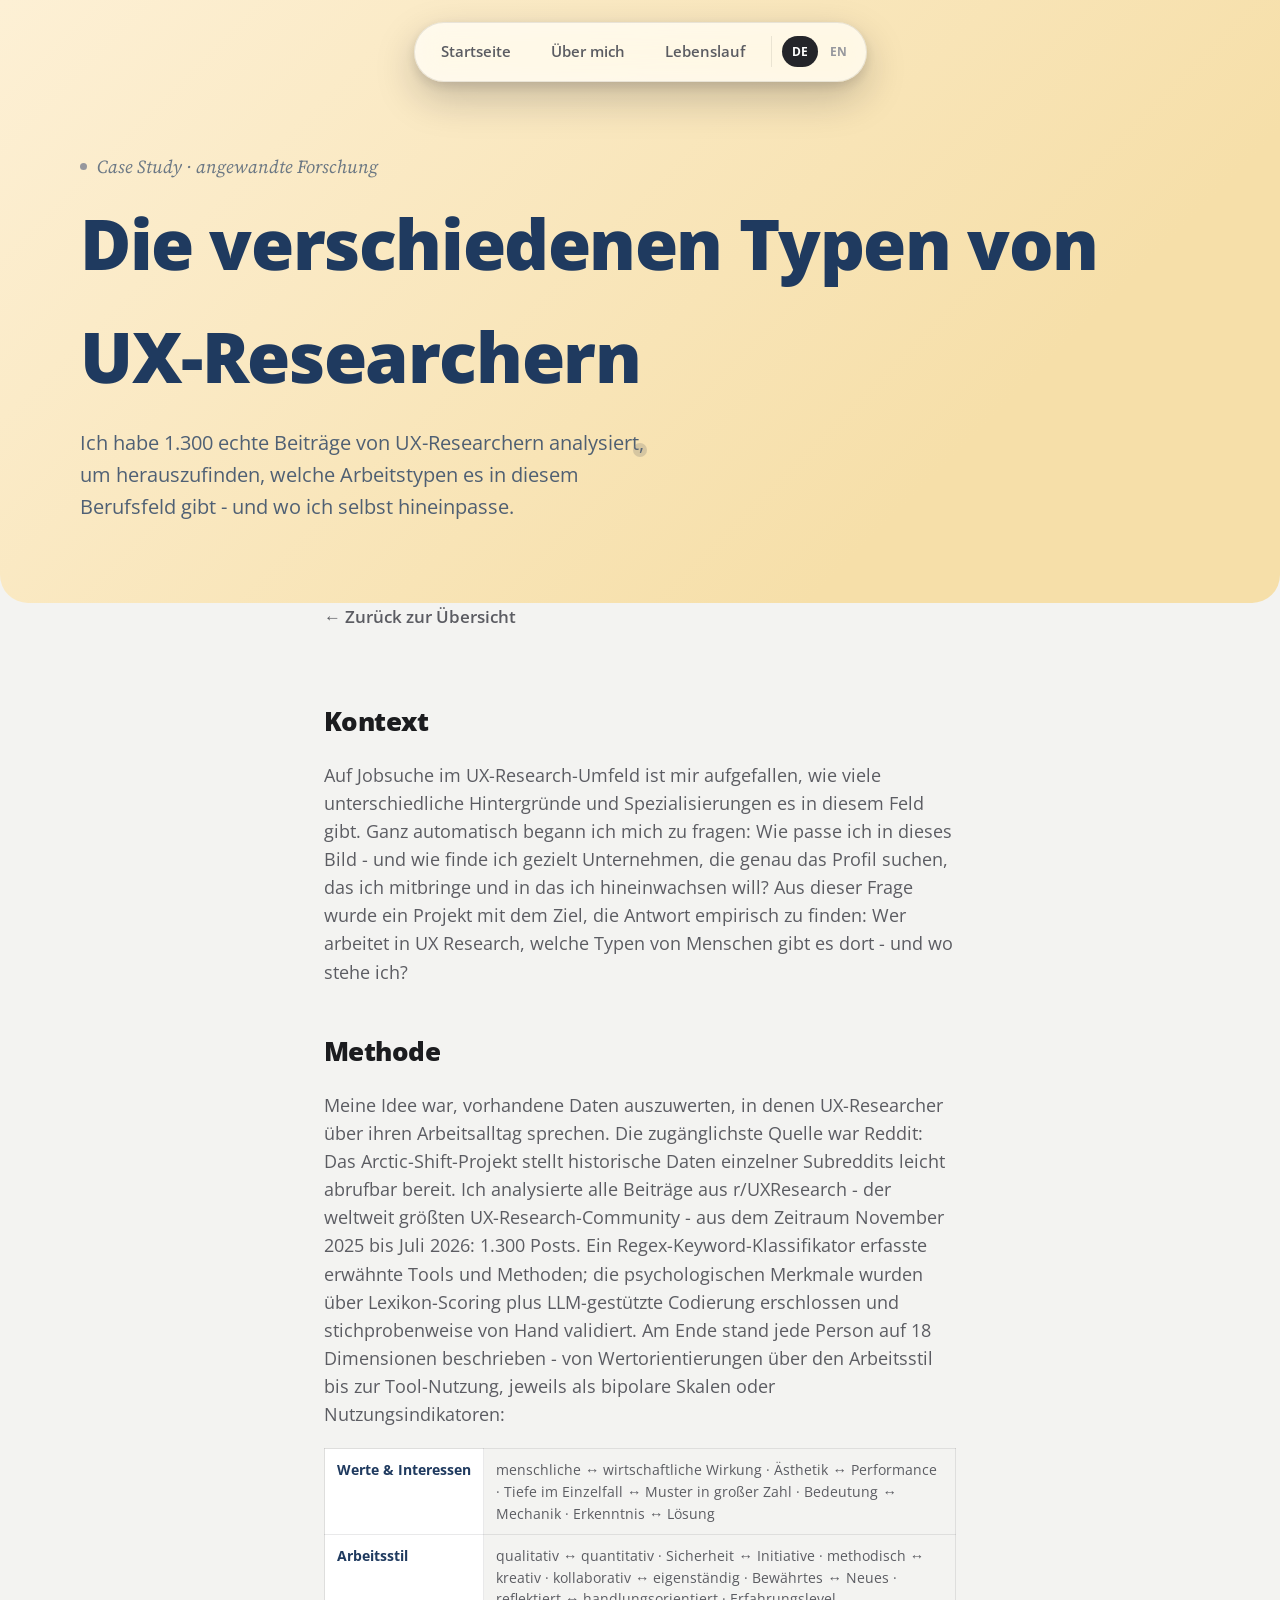
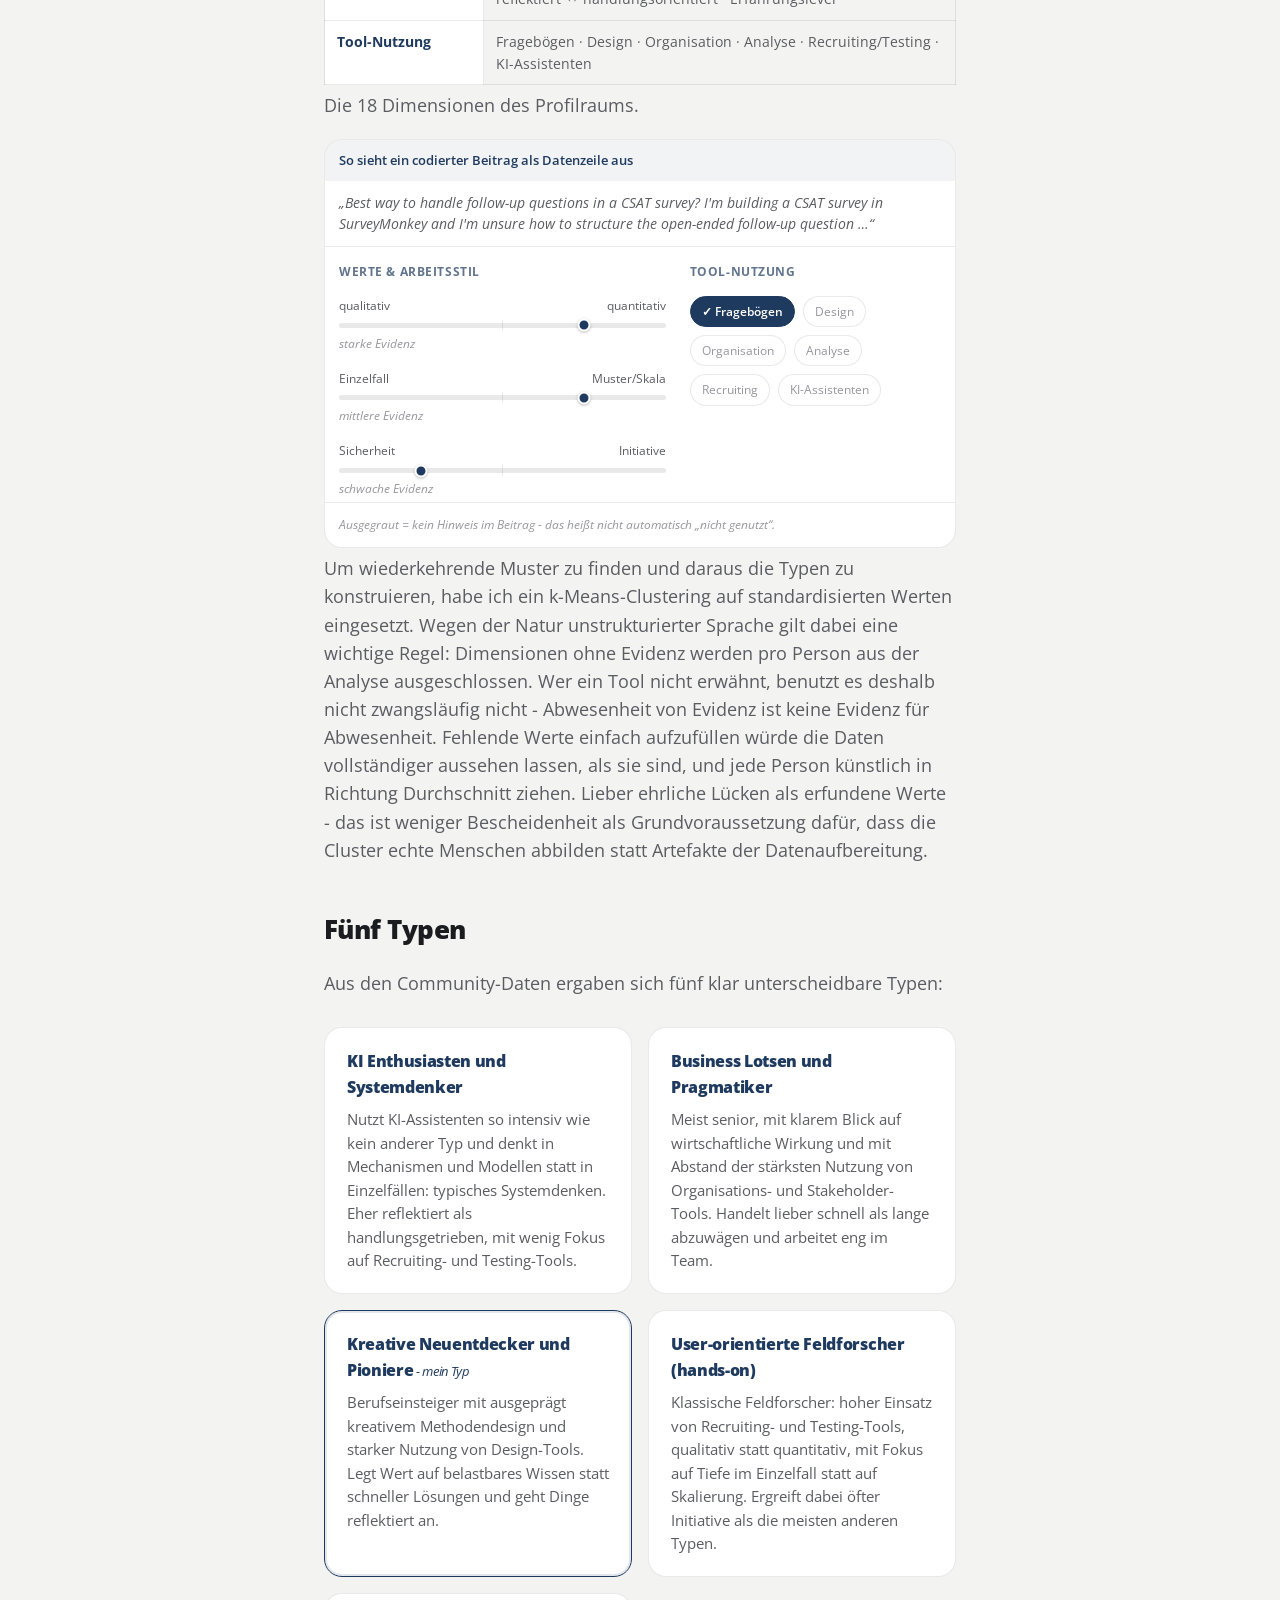
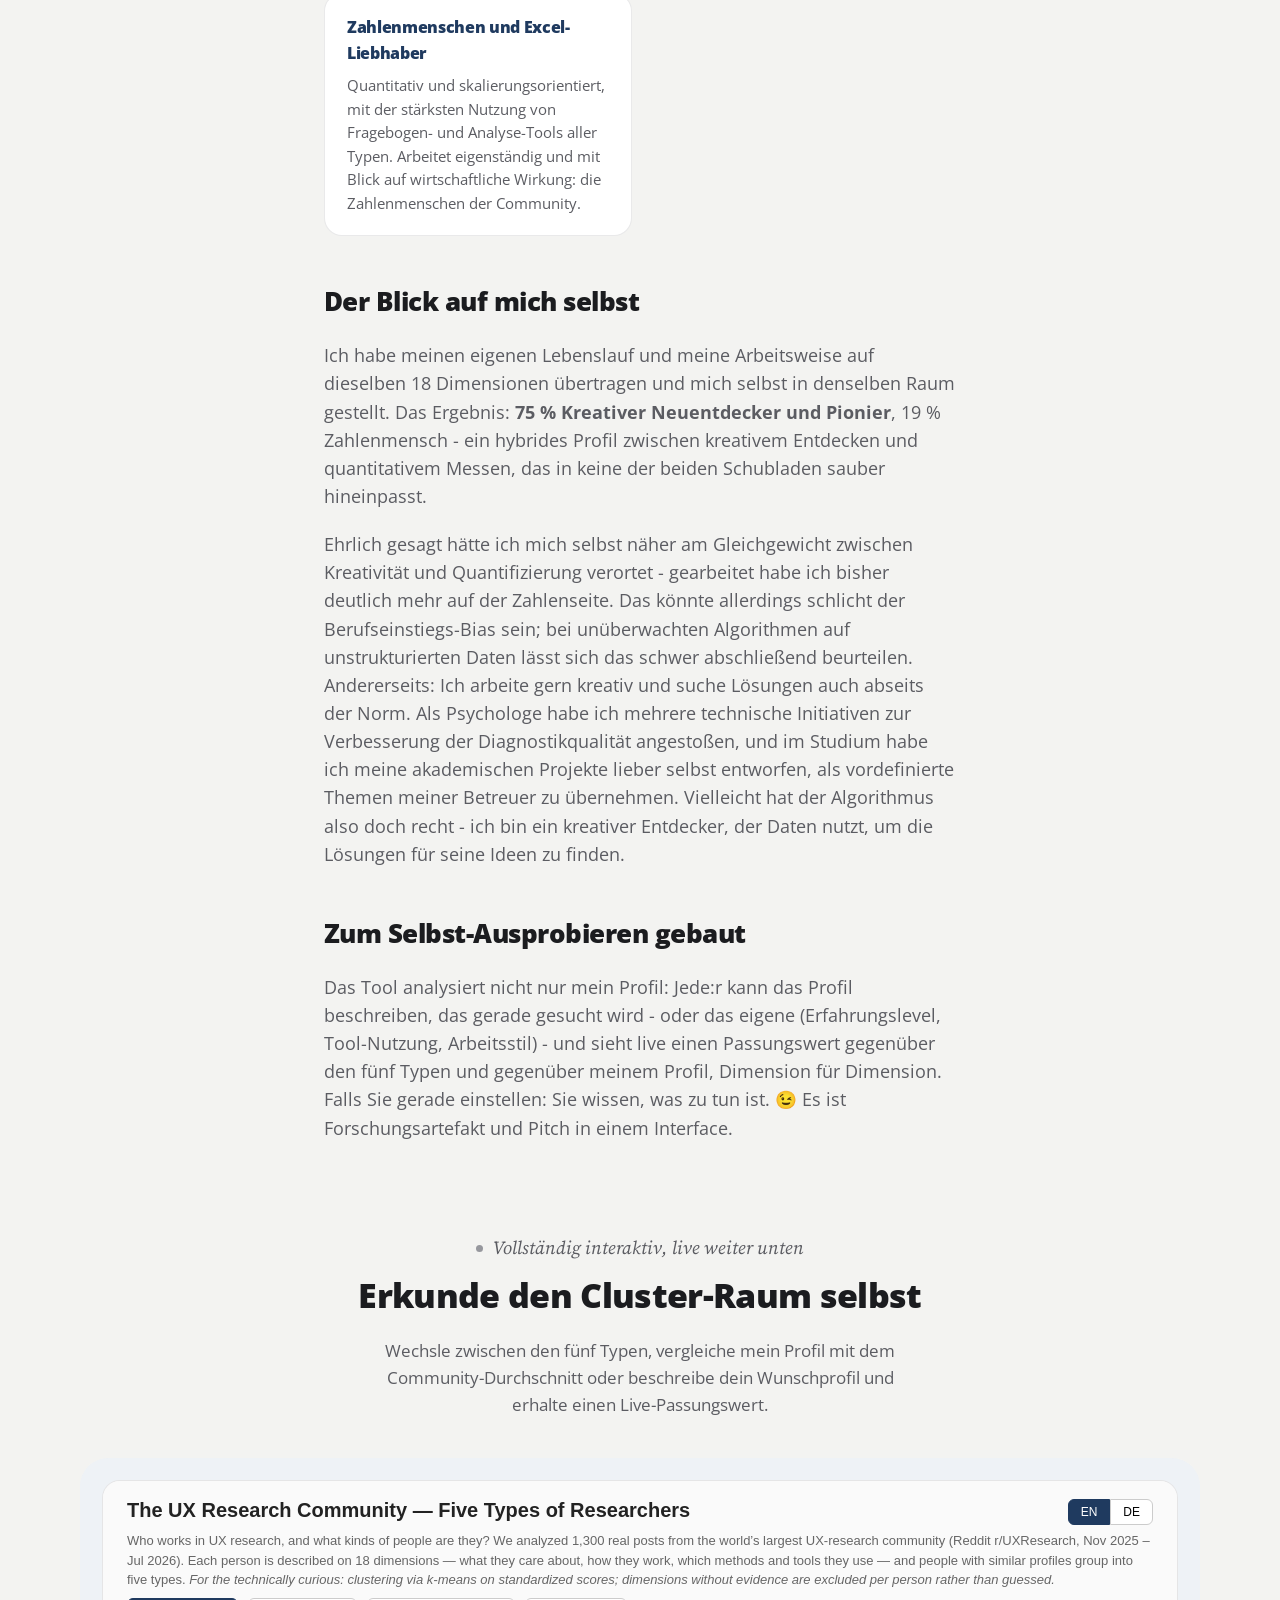
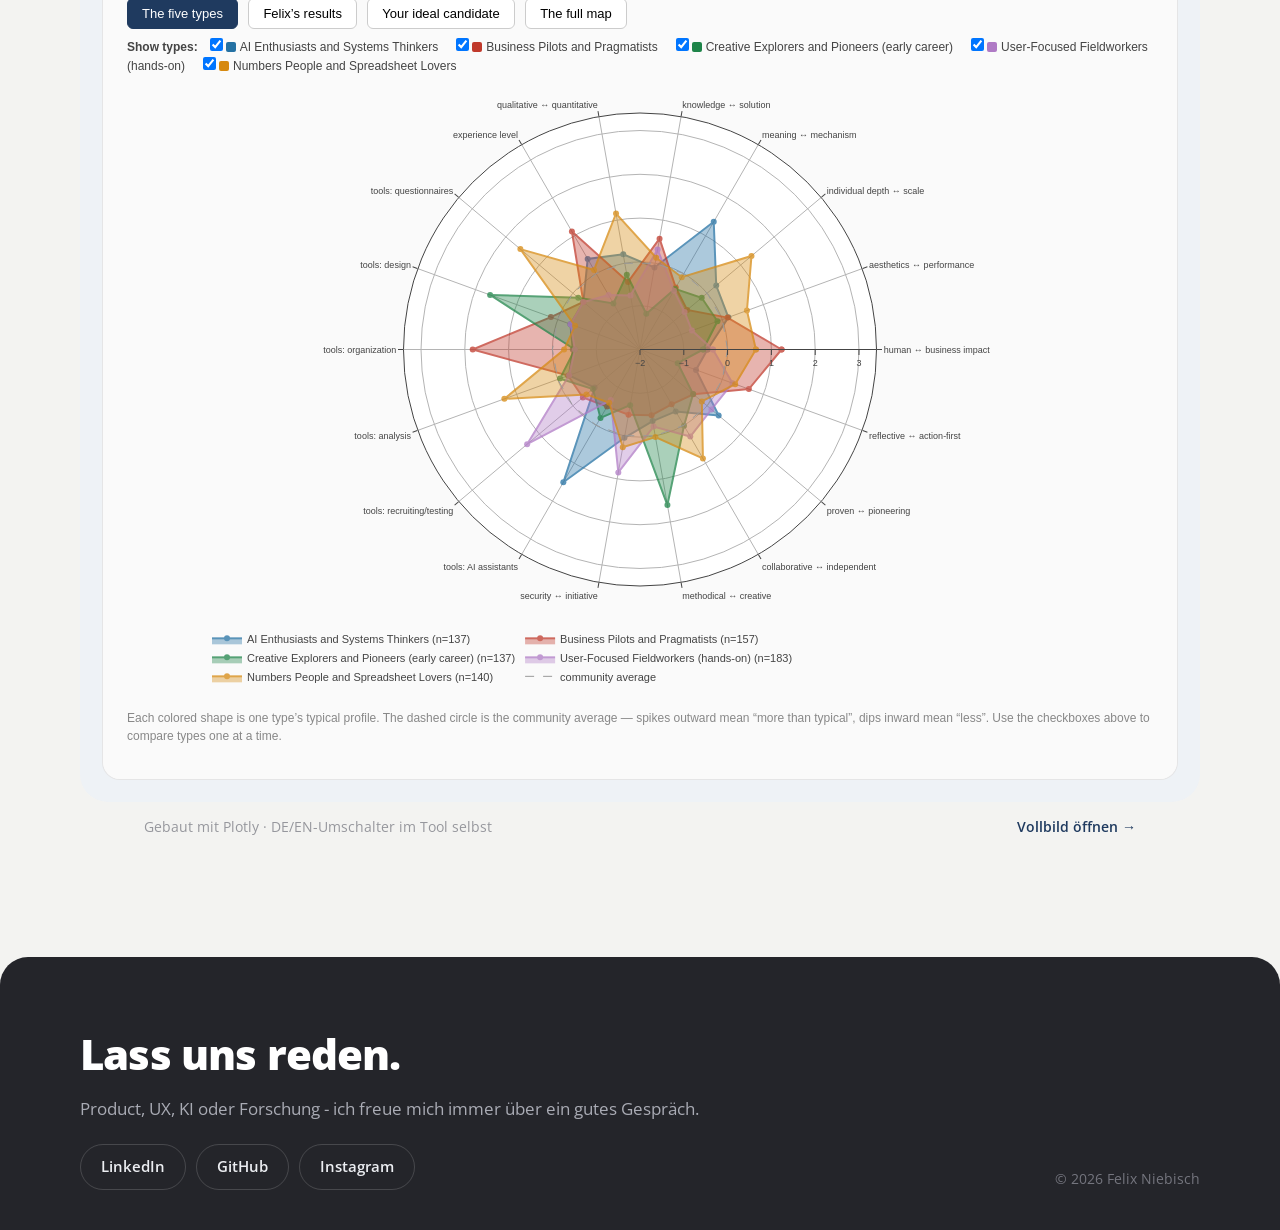
<file: projects/uxr-community.html>
<!doctype html>
<html lang="de">
<head>
<meta charset="utf-8">
<meta name="viewport" content="width=device-width, initial-scale=1">
<title>Die verschiedenen Typen von UX-Researchern - Felix Niebisch</title>
<meta name="description" content="Ich habe 1.300 echte Beiträge von UX-Researchern analysiert, um herauszufinden, welche Arbeitstypen es in diesem Berufsfeld gibt - und wo ich selbst hineinpasse.">
<link rel="stylesheet" href="../css/style.css?v=2">
<style>
  .cs-hero--uxr { background: linear-gradient(135deg, var(--uxr-1), var(--uxr-2) 75%); }
  .cs-hero--uxr .eyebrow { color: rgba(31,58,95,.65); }
  .cs-hero--uxr h1 { color: var(--uxr-dark); }
  .cs-hero--uxr .sub { color: rgba(31,58,95,.78); }
  .cluster-grid { display: grid; grid-template-columns: repeat(auto-fit, minmax(220px,1fr)); gap: 16px; margin: 30px 0 8px; }
  .cluster-card { border-radius: var(--radius-md); padding: 20px 22px; background: var(--bg-raised); border: 1px solid var(--line); }
  .cluster-card h4 { margin: 0 0 8px; font-size: 1.02rem; color: var(--uxr-dark); }
  .cluster-card p { margin: 0; font-size: .92rem; color: var(--ink-soft); }
  .cluster-card--me { border-color: var(--uxr-dark); box-shadow: 0 0 0 2px rgba(31,58,95,.12) inset; }
  html[lang="de"] .cluster-card--me h4::after { content: ' - mein Typ'; font-weight: 400; font-style: italic; color: var(--uxr-dark); font-size: .8rem; }
  html[lang="en"] .cluster-card--me h4::after { content: ' - closest to me'; font-weight: 400; font-style: italic; color: var(--uxr-dark); font-size: .8rem; }
  .dim-table { width: 100%; border-collapse: collapse; margin: 18px 0 6px; font-size: .9rem; }
  .dim-table th, .dim-table td { border: 1px solid var(--line); padding: 10px 12px; text-align: left; vertical-align: top; }
  .dim-table th { background: var(--bg-raised); color: var(--uxr-dark); white-space: nowrap; font-size: .85rem; }
  .dim-table td { color: var(--ink-soft); line-height: 1.5; }
  .example-row { margin: 18px 0 6px; border: 1px solid var(--line); border-radius: var(--radius-md); overflow: hidden; font-size: .85rem; background: var(--bg-raised); }
  .example-row .er-head { background: rgba(31,58,95,.06); padding: 10px 14px; color: var(--uxr-dark); font-weight: 600; font-size: .82rem; }
  .example-row .er-post { padding: 12px 14px; color: var(--ink-soft); font-style: italic; border-bottom: 1px solid var(--line); line-height: 1.5; }
  .example-row .er-body { padding: 16px 14px 4px; display: grid; grid-template-columns: 1.3fr 1fr; gap: 24px; }
  .example-row .er-section-label { font-size: .72rem; font-weight: 700; text-transform: uppercase; letter-spacing: .05em; color: var(--uxr-dark); opacity: .7; margin-bottom: 14px; }
  .example-row .er-trait { margin-bottom: 16px; }
  .example-row .er-trait:last-child { margin-bottom: 0; }
  .example-row .er-trait-poles { display: flex; justify-content: space-between; gap: 8px; font-size: .78rem; color: var(--ink-soft); margin-bottom: 7px; }
  .example-row .er-trait-poles span:last-child { text-align: right; }
  .example-row .er-trait-track { position: relative; height: 5px; border-radius: 999px; background: var(--line); margin-bottom: 6px; }
  .example-row .er-trait-track::before { content: ''; position: absolute; left: 50%; top: -3px; width: 1px; height: 11px; background: var(--line); }
  .example-row .er-trait-mark { position: absolute; top: 50%; width: 13px; height: 13px; border-radius: 50%; background: var(--uxr-dark); border: 2px solid var(--bg-raised); box-shadow: 0 1px 3px rgba(20,20,20,.28); transform: translate(-50%, -50%); }
  .example-row .er-trait-meta { font-size: .74rem; color: var(--ink-faint); font-style: italic; }
  .example-row .er-tools { display: flex; flex-wrap: wrap; gap: 8px; align-content: flex-start; }
  .example-row .er-tool { font-size: .76rem; padding: 5px 11px; border-radius: 999px; border: 1px solid var(--line); color: var(--ink-faint); background: var(--bg-raised); }
  .example-row .er-tool.is-hit { color: #fff; background: var(--uxr-dark); border-color: var(--uxr-dark); font-weight: 600; }
  .example-row .er-tool.is-hit::before { content: '✓ '; }
  .example-row .er-legend { padding: 12px 14px; border-top: 1px solid var(--line); font-size: .78rem; color: var(--ink-faint); font-style: italic; }
  @media (max-width: 560px) { .example-row .er-body { grid-template-columns: 1fr; gap: 22px; } }
  .table-caption { font-size: .82rem; color: var(--ink-faint); margin: 4px 0 22px; }
  .embed-frame {
    background: #eef2f6;
    border-radius: var(--radius-lg);
    padding: clamp(10px, 2vw, 22px);
    max-width: var(--container);
    margin: 0 auto;
  }
  .embed-frame iframe { width:100%; height:900px; border:1px solid var(--line);
    border-radius:var(--radius-md); background:#fafafa; display:block; }
  @media (max-width:700px){
    .embed-frame { padding:6px; }
    .embed-frame iframe { height:78vh; min-height:560px; }
  }
  .embed-note { display: flex; justify-content: space-between; align-items: center; flex-wrap: wrap; gap: 10px; max-width: var(--container); margin: 14px auto 0; padding: 0 var(--pad); color: var(--ink-faint); font-size: .88rem; }
  .embed-note a { font-weight: 600; color: var(--uxr-dark); }
</style>
</head>
<body>
<nav class="site-nav">
  <div class="site-nav__inner">
    <a href="../index.html" data-i18n="nav.home">Startseite</a>
    <a href="../about.html" data-i18n="nav.about">Über mich</a>
    <a href="../resume.html" data-i18n="nav.resume">Lebenslauf</a>
    <div class="lang-toggle">
      <button type="button" data-lang="de" class="is-active">DE</button>
      <button type="button" data-lang="en">EN</button>
    </div>
  </div>
</nav>
<header class="cs-hero cs-hero--uxr">
  <div class="cs-hero__inner">
    <span class="eyebrow" data-i18n="hero.eyebrow">Case Study · angewandte Forschung</span>
    <h1 data-i18n="hero.h1">Die verschiedenen Typen von UX-Researchern</h1>
    <p class="sub" data-i18n="hero.sub">Ich habe 1.300 echte Beiträge von UX-Researchern analysiert, um herauszufinden, welche Arbeitstypen es in diesem Berufsfeld gibt - und wo ich selbst hineinpasse.</p>
  </div>
</header>
<article class="prose" style="max-width:760px">
  <a class="back-link" href="../index.html" data-reveal data-i18n="back">&larr; Zurück zur Übersicht</a>

  <h2 data-reveal data-i18n="h.context">Kontext</h2>
  <p data-reveal data-i18n="p.context">Auf Jobsuche im UX-Research-Umfeld ist mir aufgefallen, wie viele unterschiedliche Hintergründe und Spezialisierungen es in diesem Feld gibt. Ganz automatisch begann ich mich zu fragen: Wie passe ich in dieses Bild - und wie finde ich gezielt Unternehmen, die genau das Profil suchen, das ich mitbringe und in das ich hineinwachsen will? Aus dieser Frage wurde ein Projekt mit dem Ziel, die Antwort empirisch zu finden: Wer arbeitet in UX Research, welche Typen von Menschen gibt es dort - und wo stehe ich?</p>

  <h2 data-reveal data-i18n="h.method">Methode</h2>
  <p data-reveal data-i18n="p.method1">Meine Idee war, vorhandene Daten auszuwerten, in denen UX-Researcher über ihren Arbeitsalltag sprechen. Die zugänglichste Quelle war Reddit: Das <a href="https://arctic-shift.photon-reddit.com" target="_blank" rel="noopener">Arctic-Shift-Projekt</a> stellt historische Daten einzelner Subreddits leicht abrufbar bereit. Ich analysierte alle Beiträge aus <a href="https://www.reddit.com/r/UXResearch/" target="_blank" rel="noopener">r/UXResearch</a> - der weltweit größten UX-Research-Community - aus dem Zeitraum November 2025 bis Juli 2026: 1.300 Posts. Ein Regex-Keyword-Klassifikator erfasste erwähnte Tools und Methoden; die psychologischen Merkmale wurden über Lexikon-Scoring plus LLM-gestützte Codierung erschlossen und stichprobenweise von Hand validiert. Am Ende stand jede Person auf 18 Dimensionen beschrieben - von Wertorientierungen über den Arbeitsstil bis zur Tool-Nutzung, jeweils als bipolare Skalen oder Nutzungsindikatoren:</p>

  <table class="dim-table" data-reveal>
    <tr>
      <th data-i18n="tbl.h1">Werte &amp; Interessen</th>
      <td data-i18n="tbl.r1">menschliche ↔ wirtschaftliche Wirkung · Ästhetik ↔ Performance · Tiefe im Einzelfall ↔ Muster in großer Zahl · Bedeutung ↔ Mechanik · Erkenntnis ↔ Lösung</td>
    </tr>
    <tr>
      <th data-i18n="tbl.h2">Arbeitsstil</th>
      <td data-i18n="tbl.r2">qualitativ ↔ quantitativ · Sicherheit ↔ Initiative · methodisch ↔ kreativ · kollaborativ ↔ eigenständig · Bewährtes ↔ Neues · reflektiert ↔ handlungsorientiert · Erfahrungslevel</td>
    </tr>
    <tr>
      <th data-i18n="tbl.h3">Tool-Nutzung</th>
      <td data-i18n="tbl.r3">Fragebögen · Design · Organisation · Analyse · Recruiting/Testing · KI-Assistenten</td>
    </tr>
  </table>
  <p class="table-caption" data-reveal data-i18n="tbl.cap">Die 18 Dimensionen des Profilraums.</p>

  <div class="example-row" data-reveal>
    <div class="er-head" data-i18n="ex.head">So sieht ein codierter Beitrag als Datenzeile aus</div>
    <div class="er-post" data-i18n="ex.post">&bdquo;Best way to handle follow-up questions in a CSAT survey? I'm building a CSAT survey in SurveyMonkey and I'm unsure how to structure the open-ended follow-up question &hellip;&ldquo;</div>
    <div class="er-body">
      <div class="er-section">
        <div class="er-section-label" data-i18n="ex.traitsLabel">Werte &amp; Arbeitsstil</div>

        <div class="er-trait">
          <div class="er-trait-poles"><span data-i18n="ex.trait1.a">qualitativ</span><span data-i18n="ex.trait1.b">quantitativ</span></div>
          <div class="er-trait-track"><span class="er-trait-mark" style="left:75%"></span></div>
          <div class="er-trait-meta" data-i18n="ex.evidence.strong">starke Evidenz</div>
        </div>

        <div class="er-trait">
          <div class="er-trait-poles"><span data-i18n="ex.trait2.a">Einzelfall</span><span data-i18n="ex.trait2.b">Muster/Skala</span></div>
          <div class="er-trait-track"><span class="er-trait-mark" style="left:75%"></span></div>
          <div class="er-trait-meta" data-i18n="ex.evidence.medium">mittlere Evidenz</div>
        </div>

        <div class="er-trait">
          <div class="er-trait-poles"><span data-i18n="ex.trait3.a">Sicherheit</span><span data-i18n="ex.trait3.b">Initiative</span></div>
          <div class="er-trait-track"><span class="er-trait-mark" style="left:25%"></span></div>
          <div class="er-trait-meta" data-i18n="ex.evidence.weak">schwache Evidenz</div>
        </div>
      </div>

      <div class="er-section">
        <div class="er-section-label" data-i18n="ex.toolsLabel">Tool-Nutzung</div>
        <div class="er-tools">
          <span class="er-tool is-hit" data-i18n="tool.questionnaires">Fragebögen</span>
          <span class="er-tool" data-i18n="tool.design">Design</span>
          <span class="er-tool" data-i18n="tool.organization">Organisation</span>
          <span class="er-tool" data-i18n="tool.analysis">Analyse</span>
          <span class="er-tool" data-i18n="tool.recruiting">Recruiting</span>
          <span class="er-tool" data-i18n="tool.ai">KI-Assistenten</span>
        </div>
      </div>
    </div>
    <div class="er-legend" data-i18n="ex.legend">Ausgegraut = kein Hinweis im Beitrag - das heißt nicht automatisch &bdquo;nicht genutzt&ldquo;.</div>
  </div>

  <p data-reveal data-i18n="p.method2">Um wiederkehrende Muster zu finden und daraus die Typen zu konstruieren, habe ich ein k-Means-Clustering auf standardisierten Werten eingesetzt. Wegen der Natur unstrukturierter Sprache gilt dabei eine wichtige Regel: Dimensionen ohne Evidenz werden pro Person aus der Analyse ausgeschlossen. Wer ein Tool nicht erwähnt, benutzt es deshalb nicht zwangsläufig nicht - Abwesenheit von Evidenz ist keine Evidenz für Abwesenheit. Fehlende Werte einfach aufzufüllen würde die Daten vollständiger aussehen lassen, als sie sind, und jede Person künstlich in Richtung Durchschnitt ziehen. Lieber ehrliche Lücken als erfundene Werte - das ist weniger Bescheidenheit als Grundvoraussetzung dafür, dass die Cluster echte Menschen abbilden statt Artefakte der Datenaufbereitung.</p>

  <h2 data-reveal data-i18n="h.types">Fünf Typen</h2>
  <p data-reveal data-i18n="p.typesLead">Aus den Community-Daten ergaben sich fünf klar unterscheidbare Typen:</p>
  <div class="cluster-grid" data-reveal data-reveal-group>
    <div class="cluster-card"><h4 data-i18n="cluster.0.name">KI Enthusiasten und Systemdenker</h4><p data-i18n="cluster.0.desc">Nutzt KI-Assistenten so intensiv wie kein anderer Typ und denkt in Mechanismen und Modellen statt in Einzelfällen: typisches Systemdenken. Eher reflektiert als handlungsgetrieben, mit wenig Fokus auf Recruiting- und Testing-Tools.</p></div>
    <div class="cluster-card"><h4 data-i18n="cluster.1.name">Business Lotsen und Pragmatiker</h4><p data-i18n="cluster.1.desc">Meist senior, mit klarem Blick auf wirtschaftliche Wirkung und mit Abstand der stärksten Nutzung von Organisations- und Stakeholder-Tools. Handelt lieber schnell als lange abzuwägen und arbeitet eng im Team.</p></div>
    <div class="cluster-card cluster-card--me"><h4 data-i18n="cluster.2.name">Kreative Neuentdecker und Pioniere</h4><p data-i18n="cluster.2.desc">Berufseinsteiger mit ausgeprägt kreativem Methodendesign und starker Nutzung von Design-Tools. Legt Wert auf belastbares Wissen statt schneller Lösungen und geht Dinge reflektiert an.</p></div>
    <div class="cluster-card"><h4 data-i18n="cluster.3.name">User-orientierte Feldforscher (hands-on)</h4><p data-i18n="cluster.3.desc">Klassische Feldforscher: hoher Einsatz von Recruiting- und Testing-Tools, qualitativ statt quantitativ, mit Fokus auf Tiefe im Einzelfall statt auf Skalierung. Ergreift dabei öfter Initiative als die meisten anderen Typen.</p></div>
    <div class="cluster-card"><h4 data-i18n="cluster.4.name">Zahlenmenschen und Excel-Liebhaber</h4><p data-i18n="cluster.4.desc">Quantitativ und skalierungsorientiert, mit der stärksten Nutzung von Fragebogen- und Analyse-Tools aller Typen. Arbeitet eigenständig und mit Blick auf wirtschaftliche Wirkung: die Zahlenmenschen der Community.</p></div>
  </div>

  <h2 data-reveal data-i18n="h.myself">Der Blick auf mich selbst</h2>
  <p data-reveal data-i18n="p.myself1">Ich habe meinen eigenen Lebenslauf und meine Arbeitsweise auf dieselben 18 Dimensionen übertragen und mich selbst in denselben Raum gestellt. Das Ergebnis: <strong>75 % Kreativer Neuentdecker und Pionier</strong>, 19 % Zahlenmensch - ein hybrides Profil zwischen kreativem Entdecken und quantitativem Messen, das in keine der beiden Schubladen sauber hineinpasst.</p>
  <p data-reveal data-i18n="p.myself2">Ehrlich gesagt hätte ich mich selbst näher am Gleichgewicht zwischen Kreativität und Quantifizierung verortet - gearbeitet habe ich bisher deutlich mehr auf der Zahlenseite. Das könnte allerdings schlicht der Berufseinstiegs-Bias sein; bei unüberwachten Algorithmen auf unstrukturierten Daten lässt sich das schwer abschließend beurteilen. Andererseits: Ich arbeite gern kreativ und suche Lösungen auch abseits der Norm. Als Psychologe habe ich mehrere technische Initiativen zur Verbesserung der Diagnostikqualität angestoßen, und im Studium habe ich meine akademischen Projekte lieber selbst entworfen, als vordefinierte Themen meiner Betreuer zu übernehmen. Vielleicht hat der Algorithmus also doch recht - ich bin ein kreativer Entdecker, der Daten nutzt, um die Lösungen für seine Ideen zu finden.</p>

  <h2 data-reveal data-i18n="h.bothSides">Zum Selbst-Ausprobieren gebaut</h2>
  <p data-reveal data-i18n="p.bothSides">Das Tool analysiert nicht nur mein Profil: Jede:r kann das Profil beschreiben, das gerade gesucht wird - oder das eigene (Erfahrungslevel, Tool-Nutzung, Arbeitsstil) - und sieht live einen Passungswert gegenüber den fünf Typen und gegenüber meinem Profil, Dimension für Dimension. Falls Sie gerade einstellen: Sie wissen, was zu tun ist. 😉 Es ist Forschungsartefakt und Pitch in einem Interface.</p>
</article>
<section class="block" style="padding-top:10px;">
  <div class="container section-head" data-reveal>
    <span class="eyebrow" style="justify-content:center" data-i18n="embed.eyebrow">Vollständig interaktiv, live weiter unten</span>
    <h2 data-i18n="embed.heading">Erkunde den Cluster-Raum selbst</h2>
    <p style="max-width:56ch; margin:14px auto 0; color:var(--ink-soft);" data-i18n="embed.sub">Wechsle zwischen den fünf Typen, vergleiche mein Profil mit dem Community-Durchschnitt oder beschreibe dein Wunschprofil und erhalte einen Live-Passungswert.</p>
  </div>
  <div class="embed-frame" data-reveal>
    <iframe src="../assets/embeds/uxr-cluster-viz.html" title="UXR Cluster Space - interactive visualization" loading="lazy"></iframe>
  </div>
  <div class="embed-note">
    <span data-i18n="embed.note">Gebaut mit Plotly · DE/EN-Umschalter im Tool selbst</span>
    <a href="../assets/embeds/uxr-cluster-viz.html" target="_blank" rel="noopener" data-i18n="embed.open">Vollbild öffnen &rarr;</a>
  </div>
</section>
<footer class="site-footer">
  <div class="footer__grid">
    <div data-reveal>
      <h2 data-i18n="footer.heading">Lass uns reden.</h2>
      <p data-i18n="footer.sub">Product, UX, KI oder Forschung - ich freue mich immer über ein gutes Gespräch.</p>
      <div class="social-list">
        <a href="https://www.linkedin.com/in/felix-niebisch-linked/" target="_blank" rel="noopener">LinkedIn</a>
        <a href="https://github.com/Felixniebisch" target="_blank" rel="noopener">GitHub</a>
        <a href="https://www.instagram.com/niesnitch/" target="_blank" rel="noopener">Instagram</a>
      </div>
    </div>
    <div class="footer__meta">© 2026 Felix Niebisch</div>
  </div>
</footer>
<script>
window.I18N_EN = {
  'hero.eyebrow': 'Case study · applied research',
  'hero.h1': 'The Different Types of UX Researchers',
  'hero.sub': 'I analyzed 1,300 real posts from UX researchers to find out what different types of people work in this field - and where I fit in myself.',
  'back': '&larr; Back to all work',
  'h.context': 'Context',
  'p.context': 'While job-hunting for UX and UX-research-adjacent roles, I realized how many different backgrounds and specializations exist in this field. Naturally, I started asking myself: how do I fit into this picture - and how can I target companies that are looking for exactly the profile I bring and want to grow into? That question turned into a project to find the answer empirically: who works in UX research, what kinds of people are they, and where do I stand among them?',
  'h.method': 'Method',
  'p.method1': 'My idea was to analyze existing data of UX researchers talking about their everyday work. The most accessible source was Reddit: the <a href="https://arctic-shift.photon-reddit.com" target="_blank" rel="noopener">Arctic Shift project</a> makes historical data from individual subreddits easy to retrieve. I analyzed every post from <a href="https://www.reddit.com/r/UXResearch/" target="_blank" rel="noopener">r/UXResearch</a> - the world’s largest UX-research community - published between November 2025 and July 2026: 1,300 posts in total. A regex keyword classifier captured the tools and methods people mentioned; the psychological traits were scored through lexicon-based rules plus LLM-assisted coding, with samples validated by hand. In the end, every person was described on 18 dimensions - from values and interests to working style and tool use, each captured as a bipolar scale or a usage indicator:',
  'tbl.h1': 'Values &amp; interests',
  'tbl.r1': 'human ↔ business impact · aesthetics ↔ performance · individual depth ↔ patterns at scale · meaning ↔ mechanism · knowledge ↔ solution',
  'tbl.h2': 'Working style',
  'tbl.r2': 'qualitative ↔ quantitative · security ↔ initiative · methodical ↔ creative · collaborative ↔ independent · proven ↔ pioneering · reflective ↔ action-first · experience level',
  'tbl.h3': 'Tool use',
  'tbl.r3': 'questionnaires · design · organization · analysis · recruiting/testing · AI assistants',
  'tbl.cap': 'The 18 dimensions of the profile space.',
  'ex.head': 'What a coded post looks like as a data row',
  'ex.post': '“Best way to handle follow-up questions in a CSAT survey? I’m building a CSAT survey in SurveyMonkey and I’m unsure how to structure the open-ended follow-up question …”',
  'ex.traitsLabel': 'Values &amp; working style',
  'ex.trait1.a': 'qualitative',
  'ex.trait1.b': 'quantitative',
  'ex.trait2.a': 'individual case',
  'ex.trait2.b': 'pattern/scale',
  'ex.trait3.a': 'security',
  'ex.trait3.b': 'initiative',
  'ex.evidence.strong': 'strong evidence',
  'ex.evidence.medium': 'medium evidence',
  'ex.evidence.weak': 'weak evidence',
  'ex.toolsLabel': 'Tool use',
  'tool.questionnaires': 'Questionnaires',
  'tool.design': 'Design',
  'tool.organization': 'Organization',
  'tool.analysis': 'Analysis',
  'tool.recruiting': 'Recruiting',
  'tool.ai': 'AI assistants',
  'ex.legend': 'Grayed out = no cue in this post - not automatically &ldquo;not used&rdquo;.',
  'p.method2': 'To find recurring patterns and construct the types, I used k-means clustering on standardized scores. Because unstructured natural language is what it is, one rule mattered throughout: dimensions without evidence are excluded per person rather than guessed. If somebody doesn’t mention a tool, that doesn’t mean they don’t use it - absence of evidence is not evidence of absence. Filling the gaps in would make the data look more complete than it is and quietly pull every person toward the average. Honest gaps beat invented values - not out of modesty, but because it’s the precondition for clusters that describe real people instead of artifacts of data preparation.',
  'h.types': 'Five types',
  'p.typesLead': 'Five types emerged from the data pool:',
  'cluster.0.name': 'AI Enthusiasts and Systems Thinkers',
  'cluster.0.desc': 'Heaviest AI-assistant users of any type, thinking in mechanisms and models rather than individual cases. Reflective rather than action-driven, with little use of recruiting/testing tools.',
  'cluster.1.name': 'Business Pilots and Pragmatists',
  'cluster.1.desc': 'Mostly senior, with a clear eye on business impact and by far the heaviest use of organizational and stakeholder tools. Acts fast rather than deliberating long, and works closely within teams.',
  'cluster.2.name': 'Creative Explorers and Pioneers',
  'cluster.2.desc': 'Early-career, with strikingly creative method design and heavy use of design tools. Values robust knowledge over quick solutions and approaches work reflectively.',
  'cluster.3.name': 'User-Focused Fieldworkers (hands-on)',
  'cluster.3.desc': 'Classic fieldworkers: heavy recruiting/testing tool use, qualitative over quantitative, focused on individual depth over scale. Takes initiative more often than most other types.',
  'cluster.4.name': 'Numbers People and Spreadsheet Lovers',
  'cluster.4.desc': 'Quantitative and scale-oriented, with the heaviest use of questionnaire and analysis tools of any type. Works independently and with an eye on business impact - the community’s numbers people.',
  'h.myself': 'Turning the lens on myself',
  'p.myself1': 'I converted my own CV and working habits onto the same 18 dimensions and placed myself inside the same space. The result: <strong>75% Creative Explorer and Pioneer</strong>, 19% Numbers Person - a hybrid profile bridging creative exploration and quantitative measurement, not a clean fit into either box.',
  'p.myself2': 'Honestly, I would have expected to land closer to an equilibrium between the creative and the quantitative side - I have certainly done more work and projects in the latter than in the former. That could well be an early-career bias; it’s hard to say definitively, since unsupervised algorithms can be opaque, especially on an unstructured data foundation like this one. Then again: I do like to work creatively, and I’m always open to exploring solutions sideways from the norm. As a psychologist, I was responsible for several technical initiatives to improve assessment quality, and at university I always set out to design my own academic projects rather than following pre-defined ones from my supervisors. So maybe the algorithm is right after all - I’m a creative explorer who uses data to find the solutions his ideas need.',
  'h.bothSides': 'Try it for your own purpose',
  'p.bothSides': 'The tool doesn’t just analyze my profile: anyone can describe the profile they’re hiring for - or their own (experience level, tool use, working style) - and see a live compatibility score against the five types and against my own profile, dimension by dimension. If you happen to be hiring right now: you know what to do. 😉 It’s a research artifact and a pitch, in one interface.',
  'embed.eyebrow': 'Fully interactive, live below',
  'embed.heading': 'Explore the cluster space yourself',
  'embed.sub': 'Switch between the five types, compare my profile against the community average, or describe your ideal candidate and get a live match score.',
  'embed.note': 'Built with Plotly · EN/DE toggle inside the tool',
  'embed.open': 'Open full-screen &rarr;'
};
</script>
<script src="../js/main.js?v=2"></script>
<script src="../js/i18n.js?v=2"></script>
<script data-goatcounter="https://felixniebisch.goatcounter.com/count" async src="//gc.zgo.at/count.js"></script>
</body>
</html>
</file>
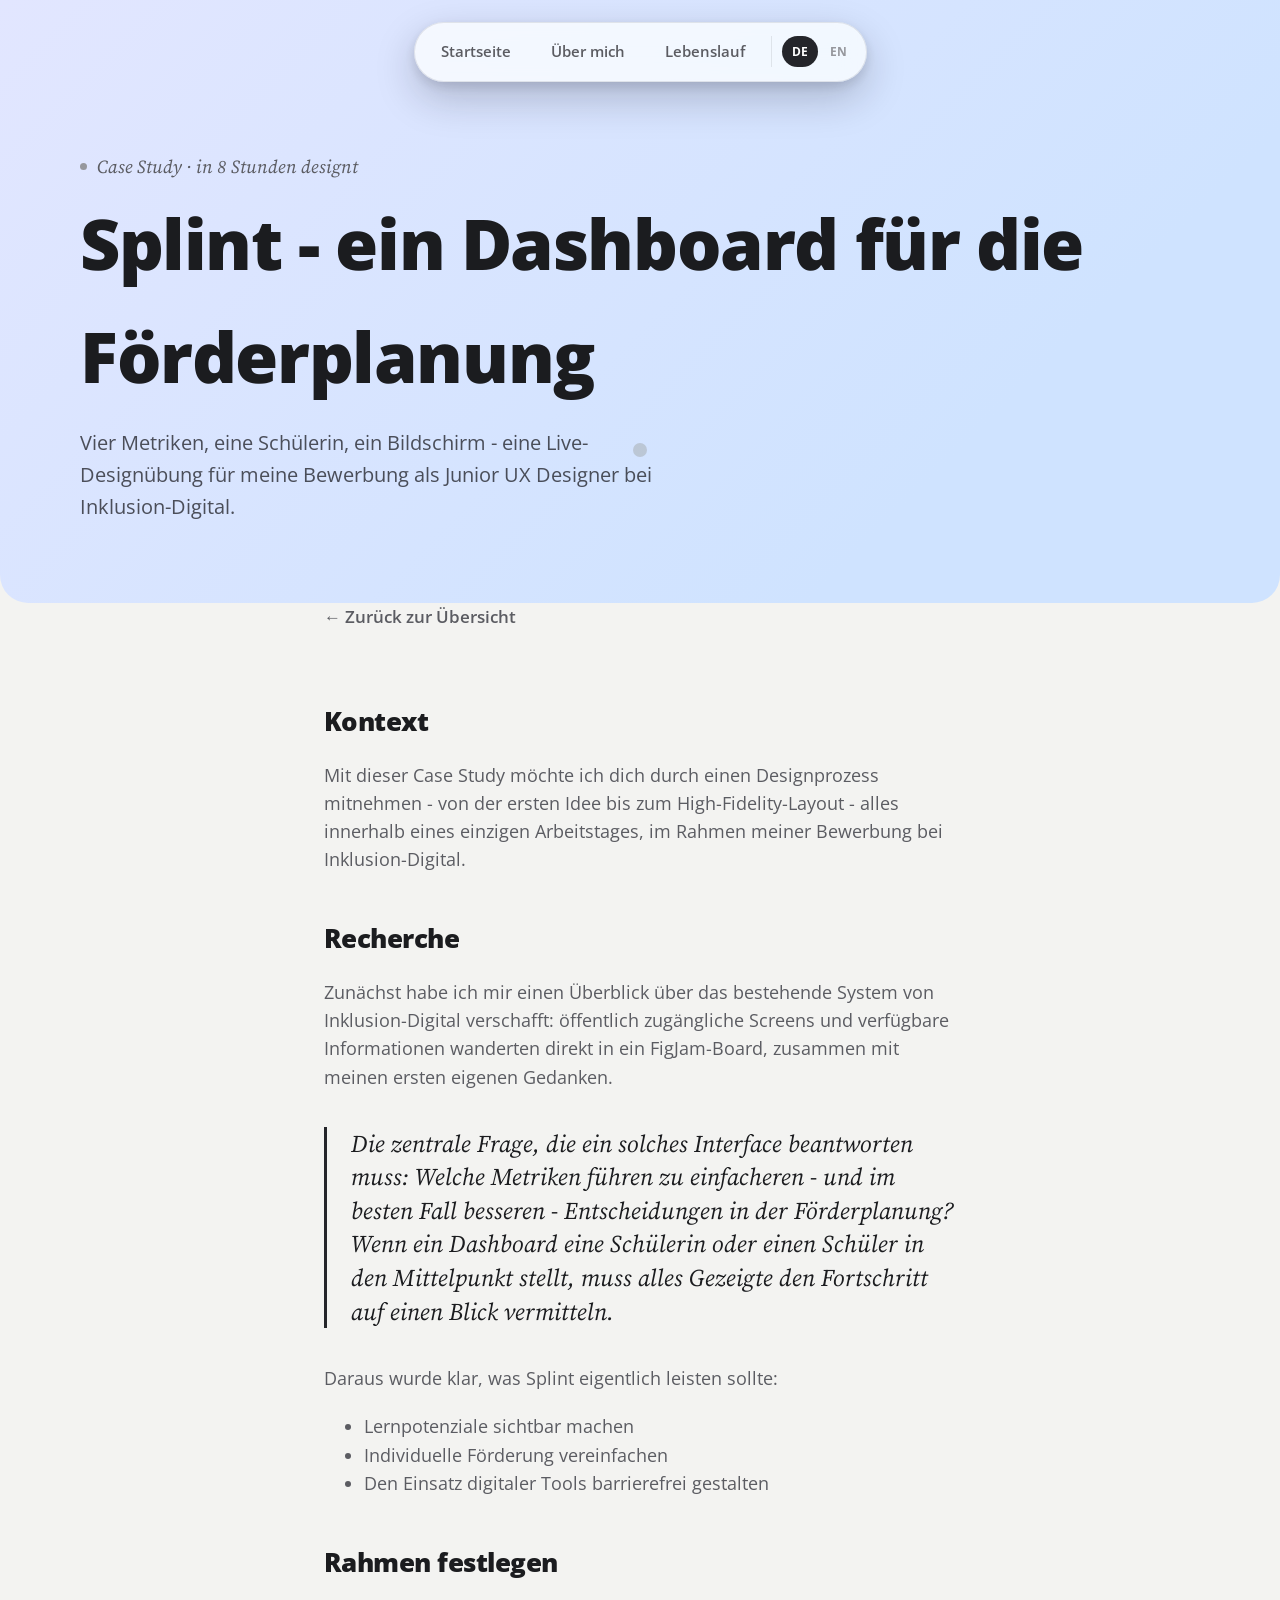
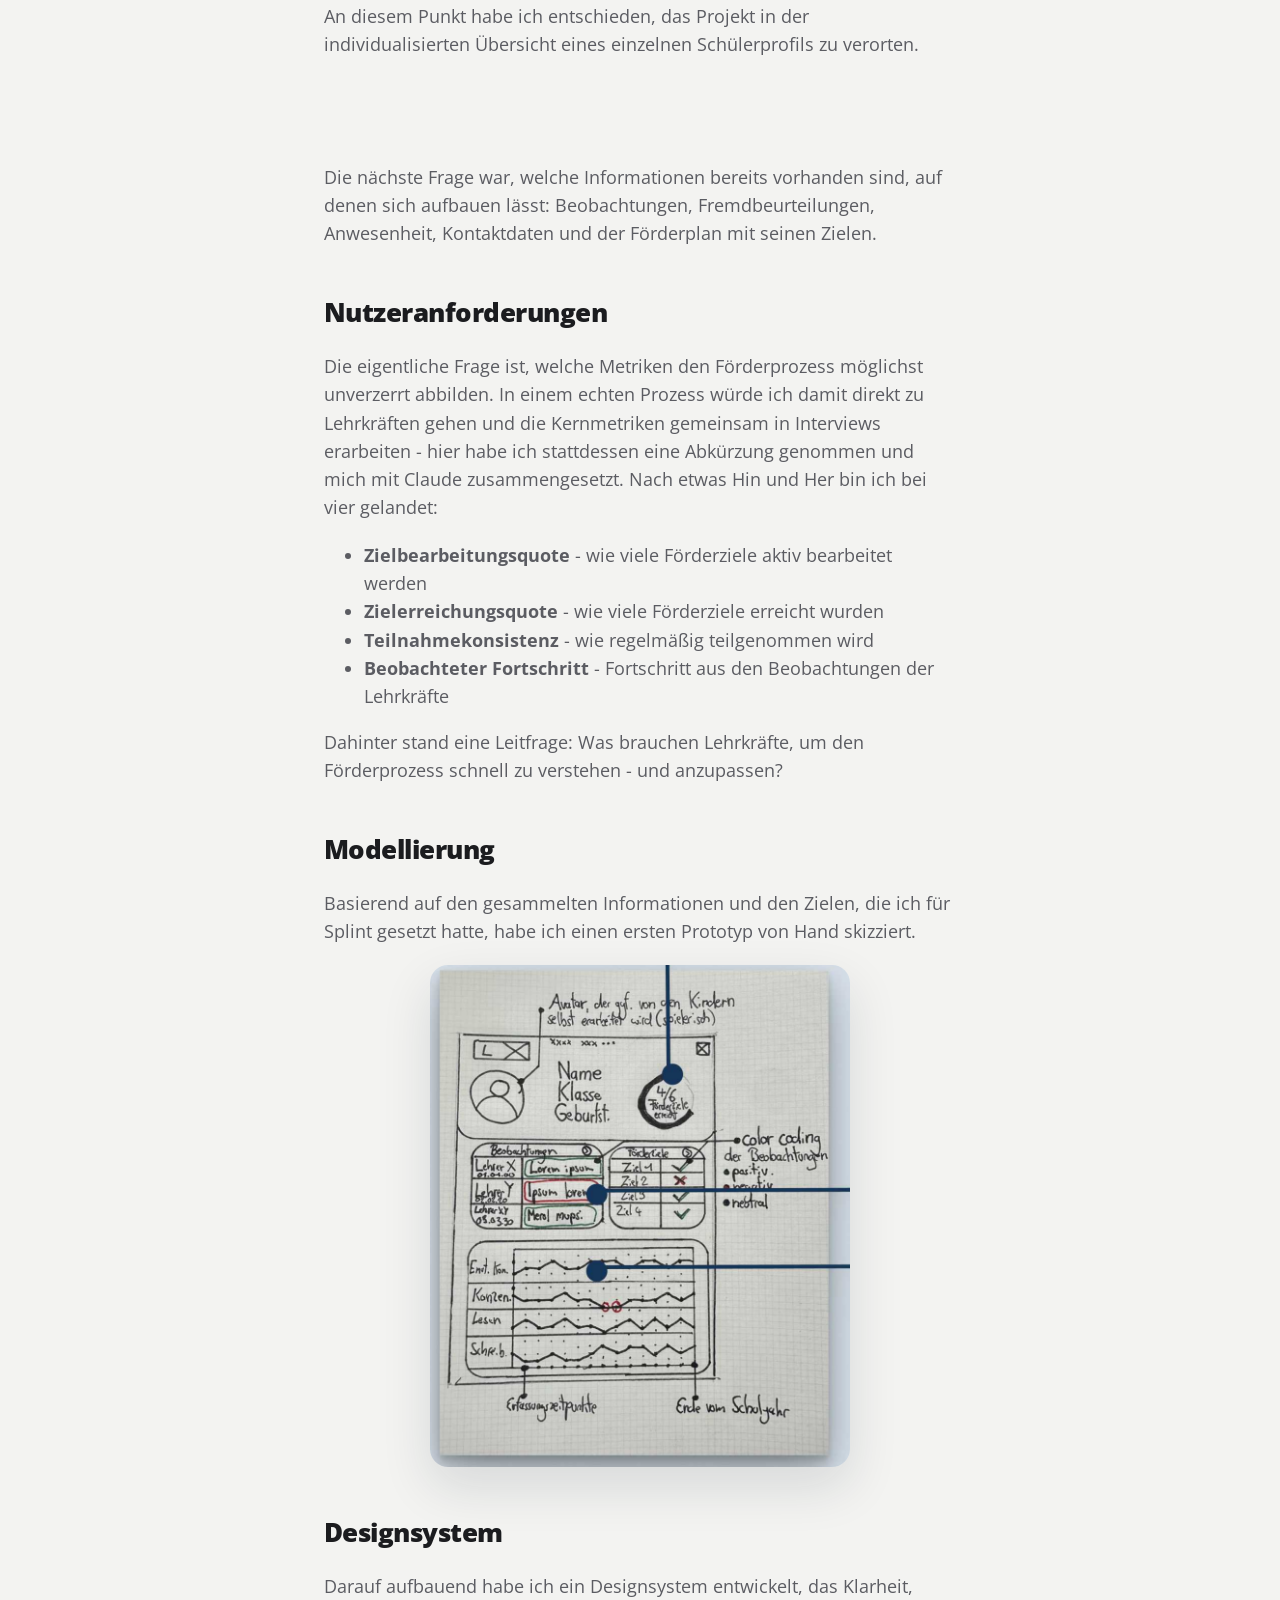
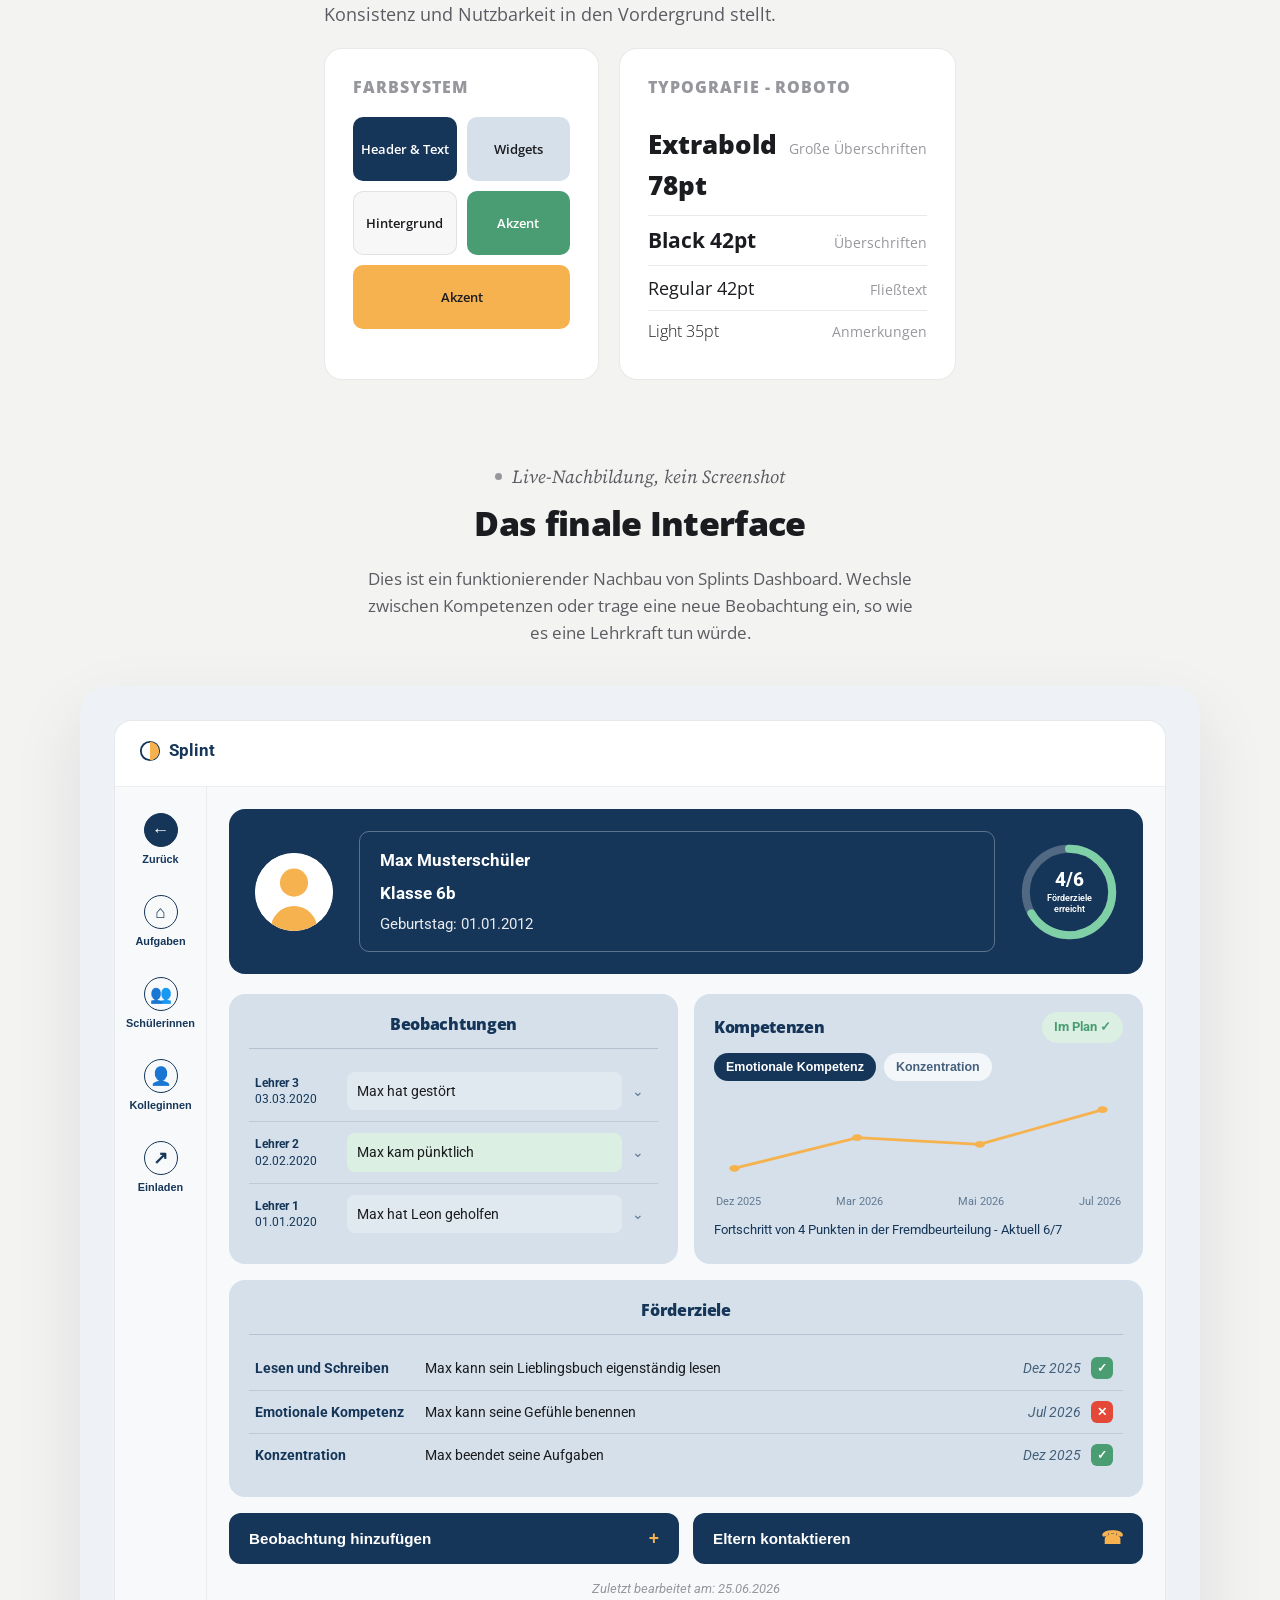
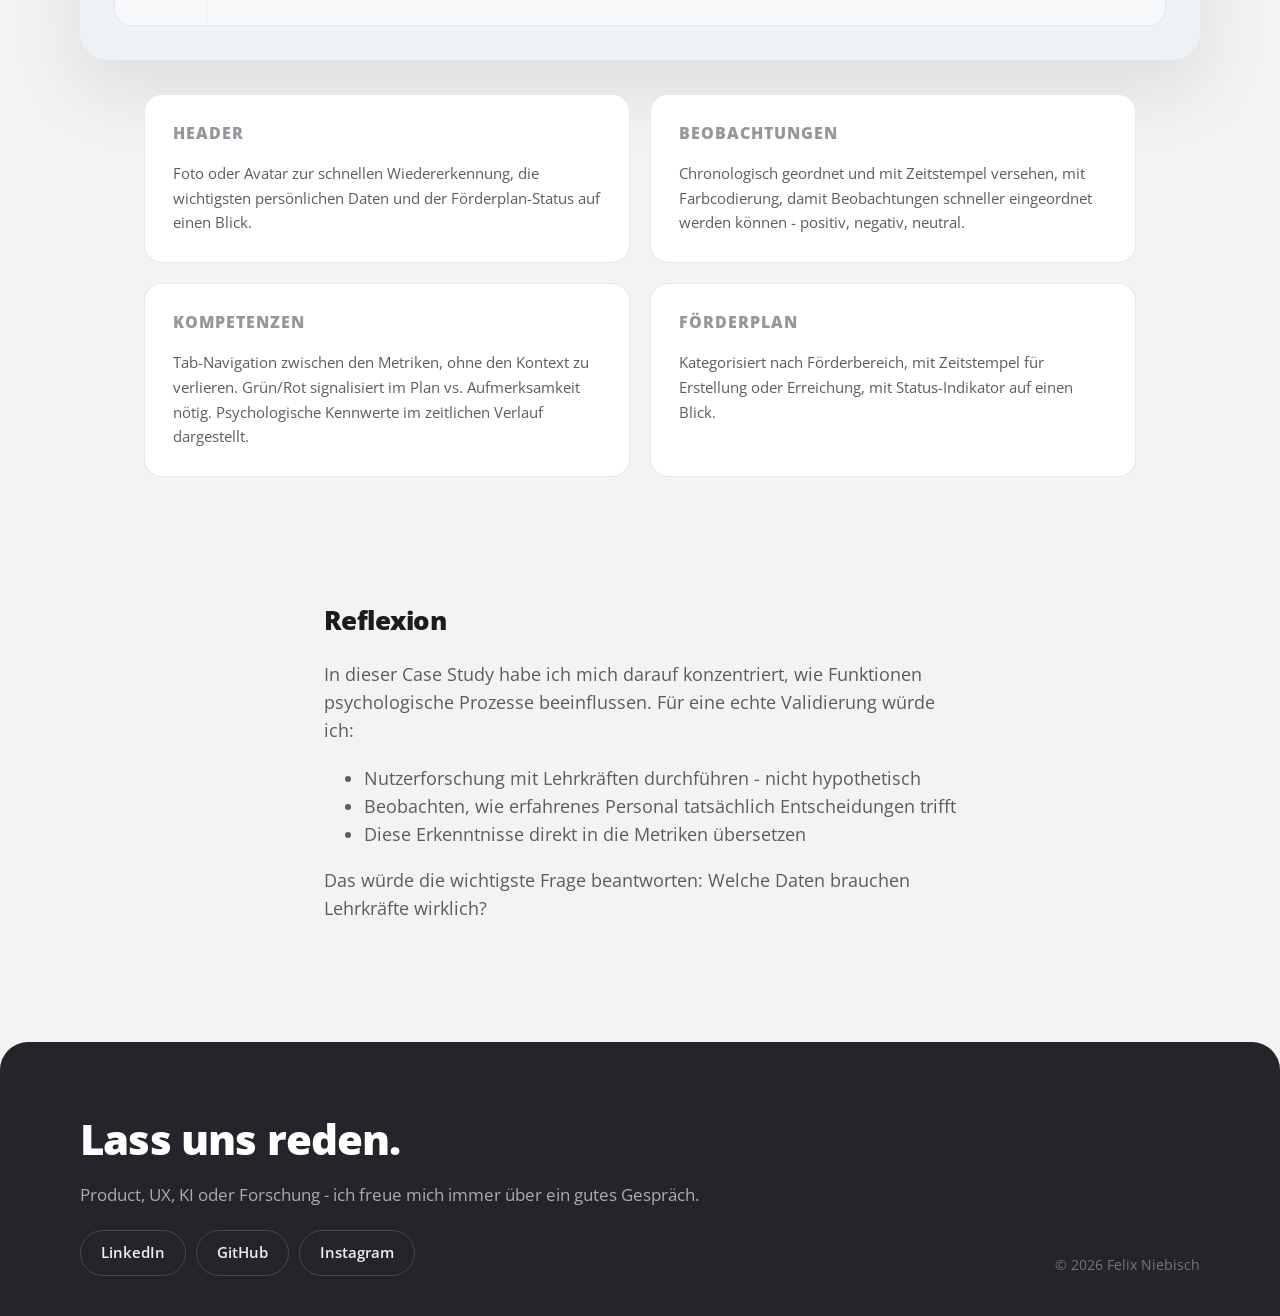
<file: .github/case-studies/inklusion-digital.html>
<!doctype html>
<html lang="de">
<head>
<meta charset="utf-8">
<meta name="viewport" content="width=device-width, initial-scale=1">
<title>Splint / Inklusion Digital - Case Study - Felix Niebisch</title>
<meta name="description" content="Ein in 8 Stunden designtes Förderplanungs-Dashboard: vier Metriken, eine Schülerin, ein Bildschirm. Mit interaktiver Live-Nachbildung.">
<link rel="stylesheet" href="../css/style.css?v=2">
<link rel="stylesheet" href="../assets/splint-demo.css?v=2">
</head>
<body>

<nav class="site-nav">
  <div class="site-nav__inner">
    <a href="../index.html" data-i18n="nav.home">Startseite</a>
    <a href="../about.html" data-i18n="nav.about">Über mich</a>
    <a href="../resume.html" data-i18n="nav.resume">Lebenslauf</a>
    <div class="lang-toggle">
      <button type="button" data-lang="de" class="is-active">DE</button>
      <button type="button" data-lang="en">EN</button>
    </div>
  </div>
</nav>

<header class="cs-hero cs-hero--splint">
  <div class="cs-hero__inner">
    <span class="eyebrow" data-i18n="hero.eyebrow">Case Study · in 8 Stunden designt</span>
    <h1 data-i18n="hero.h1">Splint - ein Dashboard für die Förderplanung</h1>
    <p class="sub" data-i18n="hero.sub">Vier Metriken, eine Schülerin, ein Bildschirm - eine Live-Designübung für meine Bewerbung als Junior UX Designer bei Inklusion-Digital.</p>
  </div>
</header>

<article class="prose" style="max-width:760px">
  <a class="back-link" href="../index.html" data-reveal data-i18n="back">&larr; Zurück zur Übersicht</a>

  <h2 data-reveal data-i18n="h.context">Kontext</h2>
  <p data-reveal data-i18n="p.context">Mit dieser Case Study möchte ich dich durch einen Designprozess mitnehmen - von der ersten Idee bis zum High-Fidelity-Layout - alles innerhalb eines einzigen Arbeitstages, im Rahmen meiner Bewerbung bei Inklusion-Digital.</p>

  <h2 data-reveal data-i18n="h.research">Recherche</h2>
  <p data-reveal data-i18n="p.research">Zunächst habe ich mir einen Überblick über das bestehende System von Inklusion-Digital verschafft: öffentlich zugängliche Screens und verfügbare Informationen wanderten direkt in ein FigJam-Board, zusammen mit meinen ersten eigenen Gedanken.</p>
  <blockquote data-reveal data-i18n="quote.research">Die zentrale Frage, die ein solches Interface beantworten muss: Welche Metriken führen zu einfacheren - und im besten Fall besseren - Entscheidungen in der Förderplanung? Wenn ein Dashboard eine Schülerin oder einen Schüler in den Mittelpunkt stellt, muss alles Gezeigte den Fortschritt auf einen Blick vermitteln.</blockquote>
  <p data-reveal data-i18n="p.researchLead">Daraus wurde klar, was Splint eigentlich leisten sollte:</p>
  <ul style="color:var(--ink-soft); font-size:1.1rem;" data-reveal data-i18n="list.goals">
    <li>Lernpotenziale sichtbar machen</li>
    <li>Individuelle Förderung vereinfachen</li>
    <li>Den Einsatz digitaler Tools barrierefrei gestalten</li>
  </ul>

  <h2 data-reveal data-i18n="h.scope">Rahmen festlegen</h2>
  <p data-reveal data-i18n="p.scope">An diesem Punkt habe ich entschieden, das Projekt in der individualisierten Übersicht eines einzelnen Schülerprofils zu verorten.</p>

  <h2 data-reveal data-i18n="h.exists">Was bereits existiert</h2>
  <p data-reveal data-i18n="p.exists">Die nächste Frage war, welche Informationen bereits vorhanden sind, auf denen sich aufbauen lässt: Beobachtungen, Fremdbeurteilungen, Anwesenheit, Kontaktdaten und der Förderplan mit seinen Zielen.</p>

  <h2 data-reveal data-i18n="h.requirements">Nutzeranforderungen</h2>
  <p data-reveal data-i18n="p.requirements">Die eigentliche Frage ist, welche Metriken den Förderprozess möglichst unverzerrt abbilden. In einem echten Prozess würde ich damit direkt zu Lehrkräften gehen und die Kernmetriken gemeinsam in Interviews erarbeiten - hier habe ich stattdessen eine Abkürzung genommen und mich mit Claude zusammengesetzt. Nach etwas Hin und Her bin ich bei vier gelandet:</p>
  <ul style="color:var(--ink-soft); font-size:1.1rem;" data-reveal>
    <li data-i18n="metric.1"><strong>Zielbearbeitungsquote</strong> - wie viele Förderziele aktiv bearbeitet werden</li>
    <li data-i18n="metric.2"><strong>Zielerreichungsquote</strong> - wie viele Förderziele erreicht wurden</li>
    <li data-i18n="metric.3"><strong>Teilnahmekonsistenz</strong> - wie regelmäßig teilgenommen wird</li>
    <li data-i18n="metric.4"><strong>Beobachteter Fortschritt</strong> - Fortschritt aus den Beobachtungen der Lehrkräfte</li>
  </ul>
  <p data-reveal data-i18n="p.requirementsClose">Dahinter stand eine Leitfrage: Was brauchen Lehrkräfte, um den Förderprozess schnell zu verstehen - und anzupassen?</p>

  <h2 data-reveal data-i18n="h.modelling">Modellierung</h2>
  <p data-reveal data-i18n="p.modelling">Basierend auf den gesammelten Informationen und den Zielen, die ich für Splint gesetzt hatte, habe ich einen ersten Prototyp von Hand skizziert.</p>
  <img data-reveal src="../assets/img/splint/sketch.png" alt="Hand-drawn wireframe sketch of the Splint dashboard, annotated with design notes" style="border-radius: var(--radius-md); max-width: 420px; margin: 8px auto 0; box-shadow: 0 20px 50px rgba(20,30,50,.12);">

  <h2 data-reveal data-i18n="h.designSystem">Designsystem</h2>
  <p data-reveal data-i18n="p.designSystem">Darauf aufbauend habe ich ein Designsystem entwickelt, das Klarheit, Konsistenz und Nutzbarkeit in den Vordergrund stellt.</p>

  <div class="ds-grid" data-reveal>
    <div class="ds-card">
      <h4 data-i18n="h4.colorSystem">Farbsystem</h4>
      <div class="ds-swatches">
        <div class="ds-swatch" style="background:#163659; color:#fff;" data-i18n="swatch.headerText">Header &amp; Text</div>
        <div class="ds-swatch" style="background:#d5e0ea;">Widgets</div>
        <div class="ds-swatch" style="background:#f7f7f7; border:1px solid var(--line);" data-i18n="swatch.background">Hintergrund</div>
        <div class="ds-swatch" style="background:#4a9d73; color:#fff;" data-i18n="swatch.accent">Akzent</div>
        <div class="ds-swatch" style="background:#f6b24e;" data-i18n="swatch.accent">Akzent</div>
      </div>
    </div>
    <div class="ds-card">
      <h4 data-i18n="h4.typography">Typografie - Roboto</h4>
      <div class="ds-type"><span style="font-weight:800; font-size:1.6rem;">Extrabold 78pt</span><span data-i18n="type.headlines">Große Überschriften</span></div>
      <div class="ds-type"><span style="font-weight:700; font-size:1.3rem;">Black 42pt</span><span data-i18n="type.headings">Überschriften</span></div>
      <div class="ds-type"><span style="font-weight:400; font-size:1.1rem;">Regular 42pt</span><span data-i18n="type.body">Fließtext</span></div>
      <div class="ds-type"><span style="font-weight:300; font-size:1rem;">Light 35pt</span><span data-i18n="type.annotations">Anmerkungen</span></div>
    </div>
  </div>
</article>

<section class="block" style="padding-top:20px;">
  <div class="container section-head" data-reveal>
    <span class="eyebrow" style="justify-content:center" data-i18n="demo.eyebrow">Live-Nachbildung, kein Screenshot</span>
    <h2 data-i18n="demo.heading">Das finale Interface</h2>
    <p style="max-width:56ch; margin:14px auto 0; color:var(--ink-soft);" data-i18n="demo.sub">Dies ist ein funktionierender Nachbau von Splints Dashboard. Wechsle zwischen Kompetenzen oder trage eine neue Beobachtung ein, so wie es eine Lehrkraft tun würde.</p>
  </div>

  <div class="splint-frame" data-reveal>
    <div class="splint" id="splint-demo">
      <div class="splint__topbar">
        <span class="splint__logo"><svg width="22" height="22" viewBox="0 0 24 24"><circle cx="12" cy="12" r="10" fill="none" stroke="#163659" stroke-width="2"/><path d="M12 2a10 10 0 0 1 0 20z" fill="#f6b24e"/></svg> Splint</span>
      </div>
      <div class="splint__layout">
        <aside class="splint__sidebar">
          <button class="s-nav-item is-active" type="button"><span>&larr;</span>Zurück</button>
          <button class="s-nav-item" type="button"><span>&#8962;</span>Aufgaben</button>
          <button class="s-nav-item" type="button"><span>&#128101;</span>Schülerinnen</button>
          <button class="s-nav-item" type="button"><span>&#128100;</span>Kolleginnen</button>
          <button class="s-nav-item" type="button"><span>&#8599;</span>Einladen</button>
        </aside>

        <div class="splint__main">
          <div class="s-card s-profile">
            <div class="s-avatar" aria-hidden="true">
              <svg viewBox="0 0 100 100"><circle cx="50" cy="50" r="50" fill="#fff"/><circle cx="50" cy="38" r="18" fill="#f6b24e"/><circle cx="50" cy="98" r="30" fill="#f6b24e"/></svg>
            </div>
            <div class="s-profile-info">
              <div class="s-field">Max Musterschüler</div>
              <div class="s-field">Klasse 6b</div>
              <div class="s-field s-field--sm">Geburtstag: 01.01.2012</div>
            </div>
            <div class="s-ring">
              <svg viewBox="0 0 120 120">
                <circle cx="60" cy="60" r="54" fill="none" stroke="rgba(255,255,255,.25)" stroke-width="10"/>
                <circle class="s-ring__fg" cx="60" cy="60" r="54" fill="none" stroke="#7fd0a6" stroke-width="10" stroke-linecap="round" transform="rotate(-90 60 60)"/>
              </svg>
              <div class="s-ring__label">4/6<small>Förderziele<br>erreicht</small></div>
            </div>
          </div>

          <div class="s-grid">
            <div class="s-card s-widget">
              <h4>Beobachtungen</h4>

              <form id="add-obs-form" class="s-obs-form" hidden>
                <input id="add-obs-teacher" type="text" placeholder="Lehrer*in" required>
                <input id="add-obs-text" type="text" placeholder="Beobachtung…" required>
                <div class="s-obs-form__actions">
                  <button type="submit" class="s-btn-sm">Speichern</button>
                  <button type="button" id="add-obs-cancel" class="s-btn-sm s-btn-sm--ghost">Abbrechen</button>
                </div>
              </form>

              <ul class="s-obs-list" id="obs-list">
                <li class="s-obs-row"><div class="s-obs-meta"><strong>Lehrer 3</strong><br>03.03.2020</div><div class="s-obs-text">Max hat gestört</div><span class="s-chevron">⌄</span></li>
                <li class="s-obs-row s-obs-row--flag"><div class="s-obs-meta"><strong>Lehrer 2</strong><br>02.02.2020</div><div class="s-obs-text">Max kam pünktlich</div><span class="s-chevron">⌄</span></li>
                <li class="s-obs-row"><div class="s-obs-meta"><strong>Lehrer 1</strong><br>01.01.2020</div><div class="s-obs-text">Max hat Leon geholfen</div><span class="s-chevron">⌄</span></li>
              </ul>
            </div>

            <div class="s-card s-widget">
              <div class="s-widget__head">
                <h4>Kompetenzen</h4>
                <span class="s-pill s-pill--ok" id="comp-pill">Im Plan  ✓</span>
              </div>
              <div class="s-tabs">
                <button class="s-tab is-active" type="button" data-metric="emotionale">Emotionale Kompetenz</button>
                <button class="s-tab" type="button" data-metric="konzentration">Konzentration</button>
              </div>

              <svg class="s-chart is-active" data-metric="emotionale" viewBox="0 0 400 150" preserveAspectRatio="none">
                <polyline points="20,113 140,67 260,77 380,25" fill="none" stroke="#f6b24e" stroke-width="4" stroke-linecap="round" stroke-linejoin="round"/>
                <circle cx="20" cy="113" r="5" fill="#f6b24e"/><circle cx="140" cy="67" r="5" fill="#f6b24e"/><circle cx="260" cy="77" r="5" fill="#f6b24e"/><circle cx="380" cy="25" r="5" fill="#f6b24e"/>
              </svg>
              <svg class="s-chart" data-metric="konzentration" viewBox="0 0 400 150" preserveAspectRatio="none">
                <polyline points="20,87 140,64 260,93 380,70" fill="none" stroke="#f6b24e" stroke-width="4" stroke-linecap="round" stroke-linejoin="round"/>
                <circle cx="20" cy="87" r="5" fill="#f6b24e"/><circle cx="140" cy="64" r="5" fill="#f6b24e"/><circle cx="260" cy="93" r="5" fill="#f6b24e"/><circle cx="380" cy="70" r="5" fill="#f6b24e"/>
              </svg>

              <div class="s-chart-axis"><span>Dez 2025</span><span>Mar 2026</span><span>Mai 2026</span><span>Jul 2026</span></div>
              <p class="s-chart-caption" id="comp-caption">Fortschritt von 4 Punkten in der Fremdbeurteilung - Aktuell 6/7</p>
            </div>

            <div class="s-card s-widget s-widget--wide">
              <h4>Förderziele</h4>
              <ul class="s-goals">
                <li><span class="s-goal-cat">Lesen und Schreiben</span><span class="s-goal-text">Max kann sein Lieblingsbuch eigenständig lesen</span><span class="s-goal-date">Dez 2025</span><span class="s-goal-status is-done">✓</span></li>
                <li><span class="s-goal-cat">Emotionale Kompetenz</span><span class="s-goal-text">Max kann seine Gefühle benennen</span><span class="s-goal-date">Jul 2026</span><span class="s-goal-status is-open">✕</span></li>
                <li><span class="s-goal-cat">Konzentration</span><span class="s-goal-text">Max beendet seine Aufgaben</span><span class="s-goal-date">Dez 2025</span><span class="s-goal-status is-done">✓</span></li>
              </ul>
            </div>

            <div class="s-actions">
              <button type="button" class="s-btn-wide" id="add-obs-btn">Beobachtung hinzufügen <span>+</span></button>
              <button type="button" class="s-btn-wide">Eltern kontaktieren <span>&#9742;</span></button>
            </div>
          </div>
          <p class="s-updated">Zuletzt bearbeitet am: 25.06.2026</p>
        </div>
      </div>
    </div>
  </div>

  <div class="container ds-grid" style="margin-top:34px;" data-reveal>
    <div class="ds-card">
      <h4>Header</h4>
      <p class="ds-note" data-i18n="note.header">Foto oder Avatar zur schnellen Wiedererkennung, die wichtigsten persönlichen Daten und der Förderplan-Status auf einen Blick.</p>
    </div>
    <div class="ds-card">
      <h4>Beobachtungen</h4>
      <p class="ds-note" data-i18n="note.obs">Chronologisch geordnet und mit Zeitstempel versehen, mit Farbcodierung, damit Beobachtungen schneller eingeordnet werden können - positiv, negativ, neutral.</p>
    </div>
    <div class="ds-card">
      <h4>Kompetenzen</h4>
      <p class="ds-note" data-i18n="note.comp">Tab-Navigation zwischen den Metriken, ohne den Kontext zu verlieren. Grün/Rot signalisiert im Plan vs. Aufmerksamkeit nötig. Psychologische Kennwerte im zeitlichen Verlauf dargestellt.</p>
    </div>
    <div class="ds-card">
      <h4>Förderplan</h4>
      <p class="ds-note" data-i18n="note.plan">Kategorisiert nach Förderbereich, mit Zeitstempel für Erstellung oder Erreichung, mit Status-Indikator auf einen Blick.</p>
    </div>
  </div>
</section>

<article class="prose" style="max-width:760px">
  <h2 data-reveal data-i18n="h.reflection">Reflexion</h2>
  <p data-reveal data-i18n="p.reflection">In dieser Case Study habe ich mich darauf konzentriert, wie Funktionen psychologische Prozesse beeinflussen. Für eine echte Validierung würde ich:</p>
  <ul style="color:var(--ink-soft); font-size:1.1rem;" data-reveal data-i18n="list.reflection">
    <li>Nutzerforschung mit Lehrkräften durchführen - nicht hypothetisch</li>
    <li>Beobachten, wie erfahrenes Personal tatsächlich Entscheidungen trifft</li>
    <li>Diese Erkenntnisse direkt in die Metriken übersetzen</li>
  </ul>
  <p data-reveal data-i18n="p.reflectionClose">Das würde die wichtigste Frage beantworten: Welche Daten brauchen Lehrkräfte wirklich?</p>
</article>

<footer class="site-footer">
  <div class="footer__grid">
    <div data-reveal>
      <h2 data-i18n="footer.heading">Lass uns reden.</h2>
      <p data-i18n="footer.sub">Product, UX, KI oder Forschung - ich freue mich immer über ein gutes Gespräch.</p>
      <div class="social-list">
        <a href="https://www.linkedin.com/in/felix-niebisch-linked/" target="_blank" rel="noopener">LinkedIn</a>
        <a href="https://github.com/Felixniebisch" target="_blank" rel="noopener">GitHub</a>
        <a href="https://www.instagram.com/niesnitch/" target="_blank" rel="noopener">Instagram</a>
      </div>
    </div>
    <div class="footer__meta">© 2026 Felix Niebisch</div>
  </div>
</footer>

<script>
window.I18N_EN = {
  'hero.eyebrow': 'Case study · designed in 8 hours',
  'hero.h1': 'Splint - a dashboard for Förderplanung',
  'hero.sub': 'Four metrics, one student, on one screen - a live design exercise built for my application as Junior UX Designer at Inklusion-Digital.',
  'back': '&larr; Back to all work',
  'h.context': 'Context',
  'p.context': 'For this case study I wanted to invite you along on a design process - from first idea to a high-fidelity layout - all inside a single working day, as part of my application for Inklusion-Digital.',
  'h.research': 'Research',
  'p.research': "I started by getting an overview of Inklusion-Digital's existing system: public screens and available information went straight into a FigJam board, alongside my own first reactions.",
  'quote.research': 'The central question an interface like this has to answer: which metrics lead to easier - and ideally better - decisions in Förderplanung? If a dashboard puts a student at its center, whatever it shows has to communicate progress at a glance.',
  'p.researchLead': 'From there it became clear what Splint should actually do:',
  'list.goals': '<li>Make learning potential visible</li><li>Simplify individualized support</li><li>Make the use of digital tools accessible</li>',
  'h.scope': 'Setting the scope',
  'p.scope': 'At this point I decided to place the project inside the individualized overview of a single student profile.',
  'h.exists': 'What already exists',
  'p.exists': 'The next question was which information already exists to build on: observations, external assessments, attendance, contact details, and the support plan with its goals.',
  'h.requirements': 'User requirements',
  'p.requirements': "The real question is which metrics represent the support process with the least distortion. In an actual process I'd take this straight to teachers and work out the core metrics together in interviews - here, I used a different shortcut and sat down with Claude instead. After some back and forth, I landed on four:",
  'metric.1': '<strong>Zielbearbeitungsquote</strong> - goal engagement rate',
  'metric.2': '<strong>Zielerreichungsquote</strong> - goal achievement rate',
  'metric.3': '<strong>Teilnahmekonsistenz</strong> - participation consistency',
  'metric.4': '<strong>Beobachteter Fortschritt</strong> - observed progress',
  'p.requirementsClose': 'Behind it sat one guiding question: what do teachers need to quickly understand - and adjust - the support process?',
  'h.modelling': 'Modelling',
  'p.modelling': "Based on the information I'd gathered and the goals I'd set for Splint, I sketched a first prototype by hand.",
  'h.designSystem': 'Design system',
  'p.designSystem': 'From there I built a design system that puts clarity, consistency, and usability first.',
  'h4.colorSystem': 'Colour system',
  'swatch.headerText': 'Header &amp; text',
  'swatch.background': 'Background',
  'swatch.accent': 'Accent',
  'h4.typography': 'Typography - Roboto',
  'type.headlines': 'Large headlines',
  'type.headings': 'Headings',
  'type.body': 'Body text',
  'type.annotations': 'Annotations',
  'demo.eyebrow': 'Live recreation, not a screenshot',
  'demo.heading': 'The final interface',
  'demo.sub': "This is a working rebuild of Splint's dashboard. Switch between competencies, or log a new observation the way a teacher would.",
  'note.header': 'Photo or avatar for fast recognition, the key personal details, and the support-plan status at a glance.',
  'note.obs': 'Chronologically ordered and timestamped, with colour-coding so observations can be classified faster - positive, negative, neutral.',
  'note.comp': 'Tab navigation between metrics without losing context. Green / red status signals on-track vs. needs-attention. Psychological metrics plotted over time.',
  'note.plan': 'Categorised by support area, timestamped for creation or completion, with a status indicator at a glance.',
  'h.reflection': 'Reflection',
  'p.reflection': 'In this case study I focused on how functions shape psychological processes. For real validation, I would:',
  'list.reflection': '<li>Run user research with teachers - not hypothetically</li><li>Observe how experienced staff actually make decisions</li><li>Translate those insights directly into the metrics</li>',
  'p.reflectionClose': 'That would answer the question that matters most: what data do teachers really need?',
};
</script>
<script src="../js/main.js?v=2"></script>
<script src="../js/dashboard-demo.js?v=2"></script>
<script src="../js/i18n.js?v=2"></script>
<script data-goatcounter="https://felixniebisch.goatcounter.com/count" async src="//gc.zgo.at/count.js"></script>
</body>
</html>
</file>
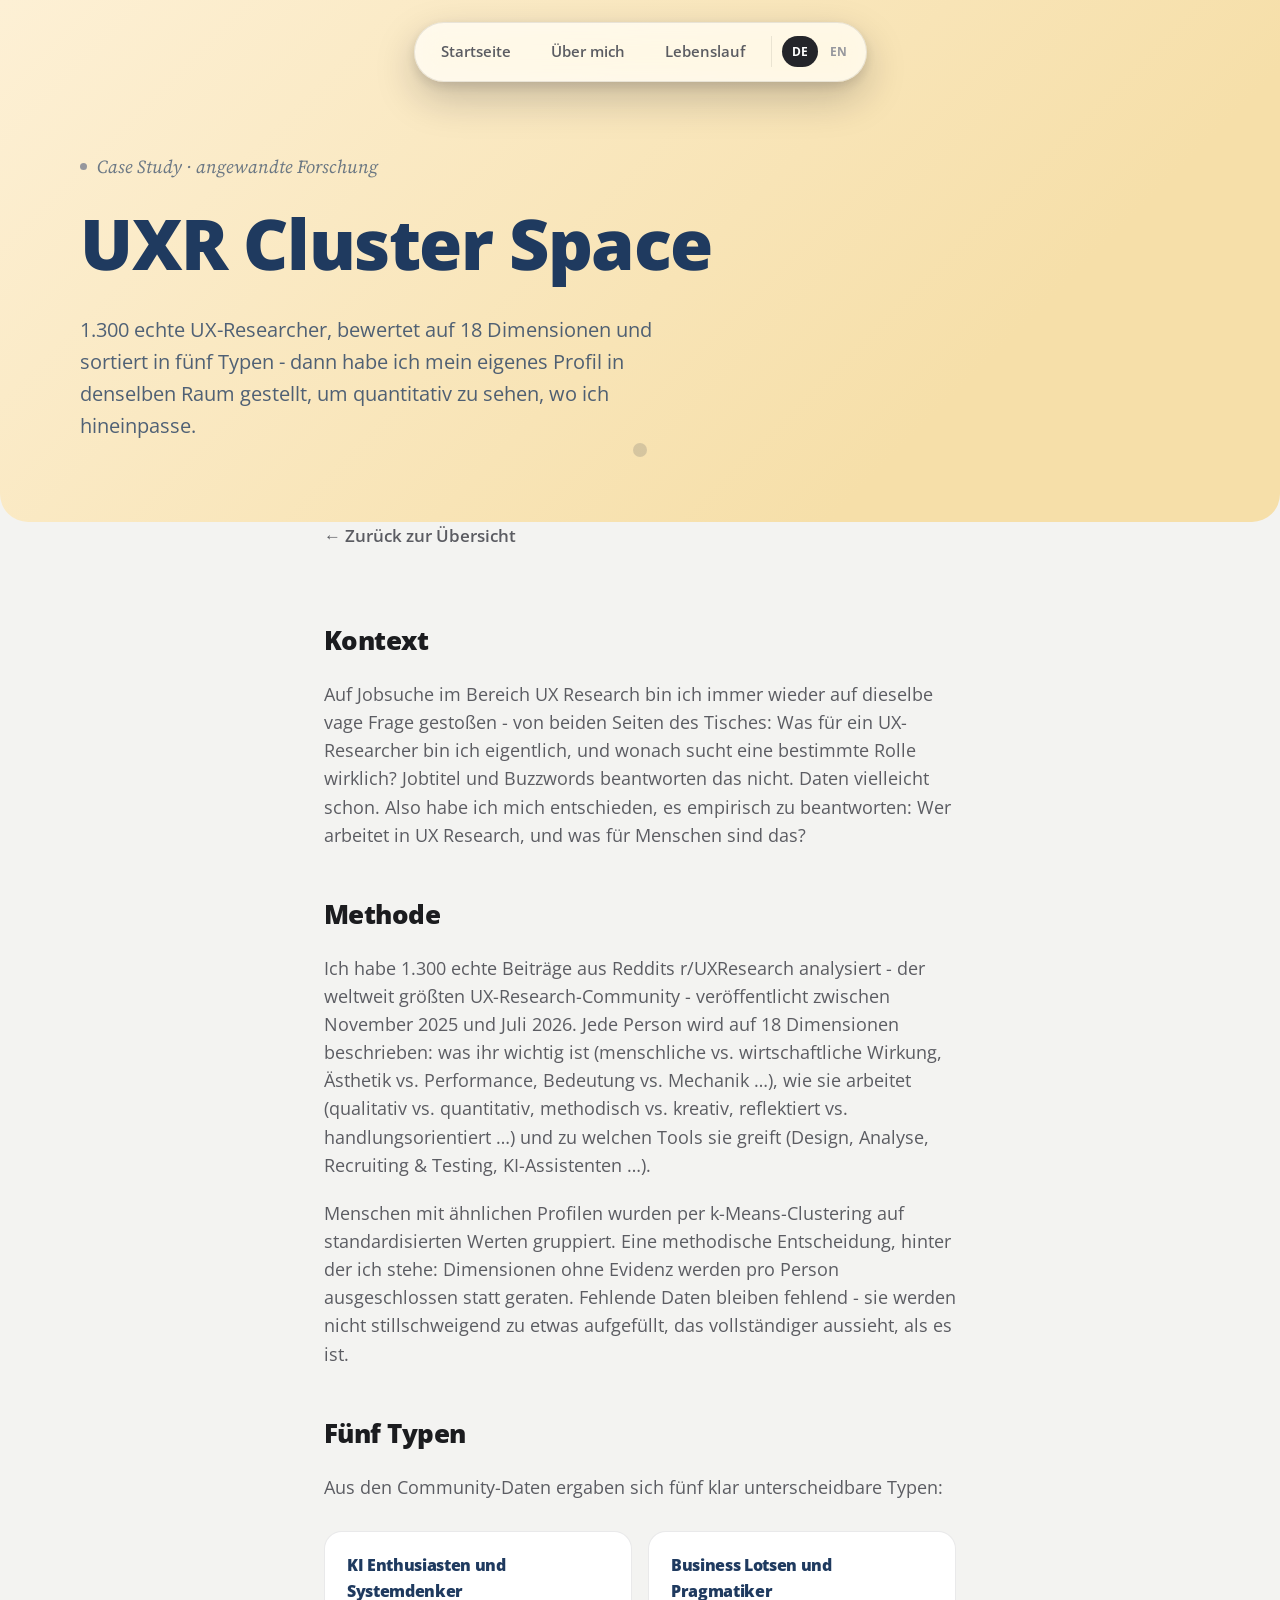
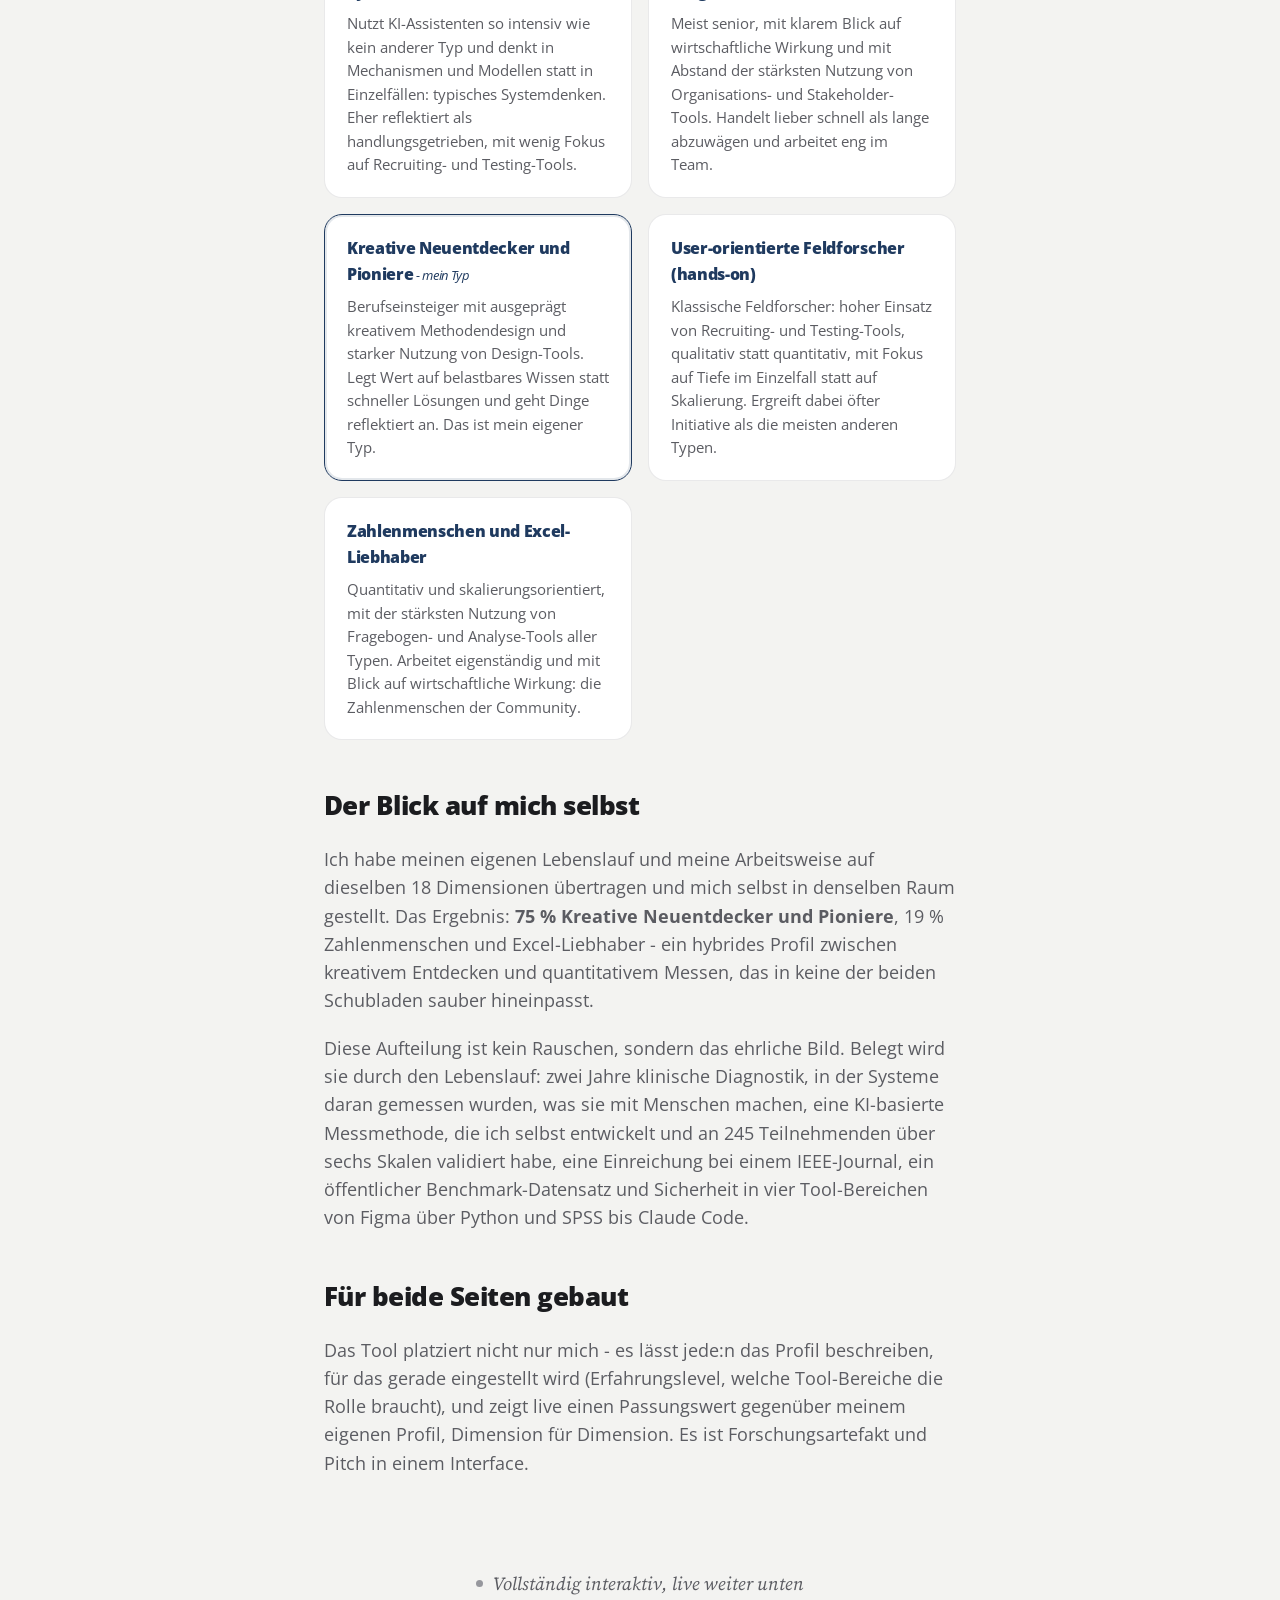
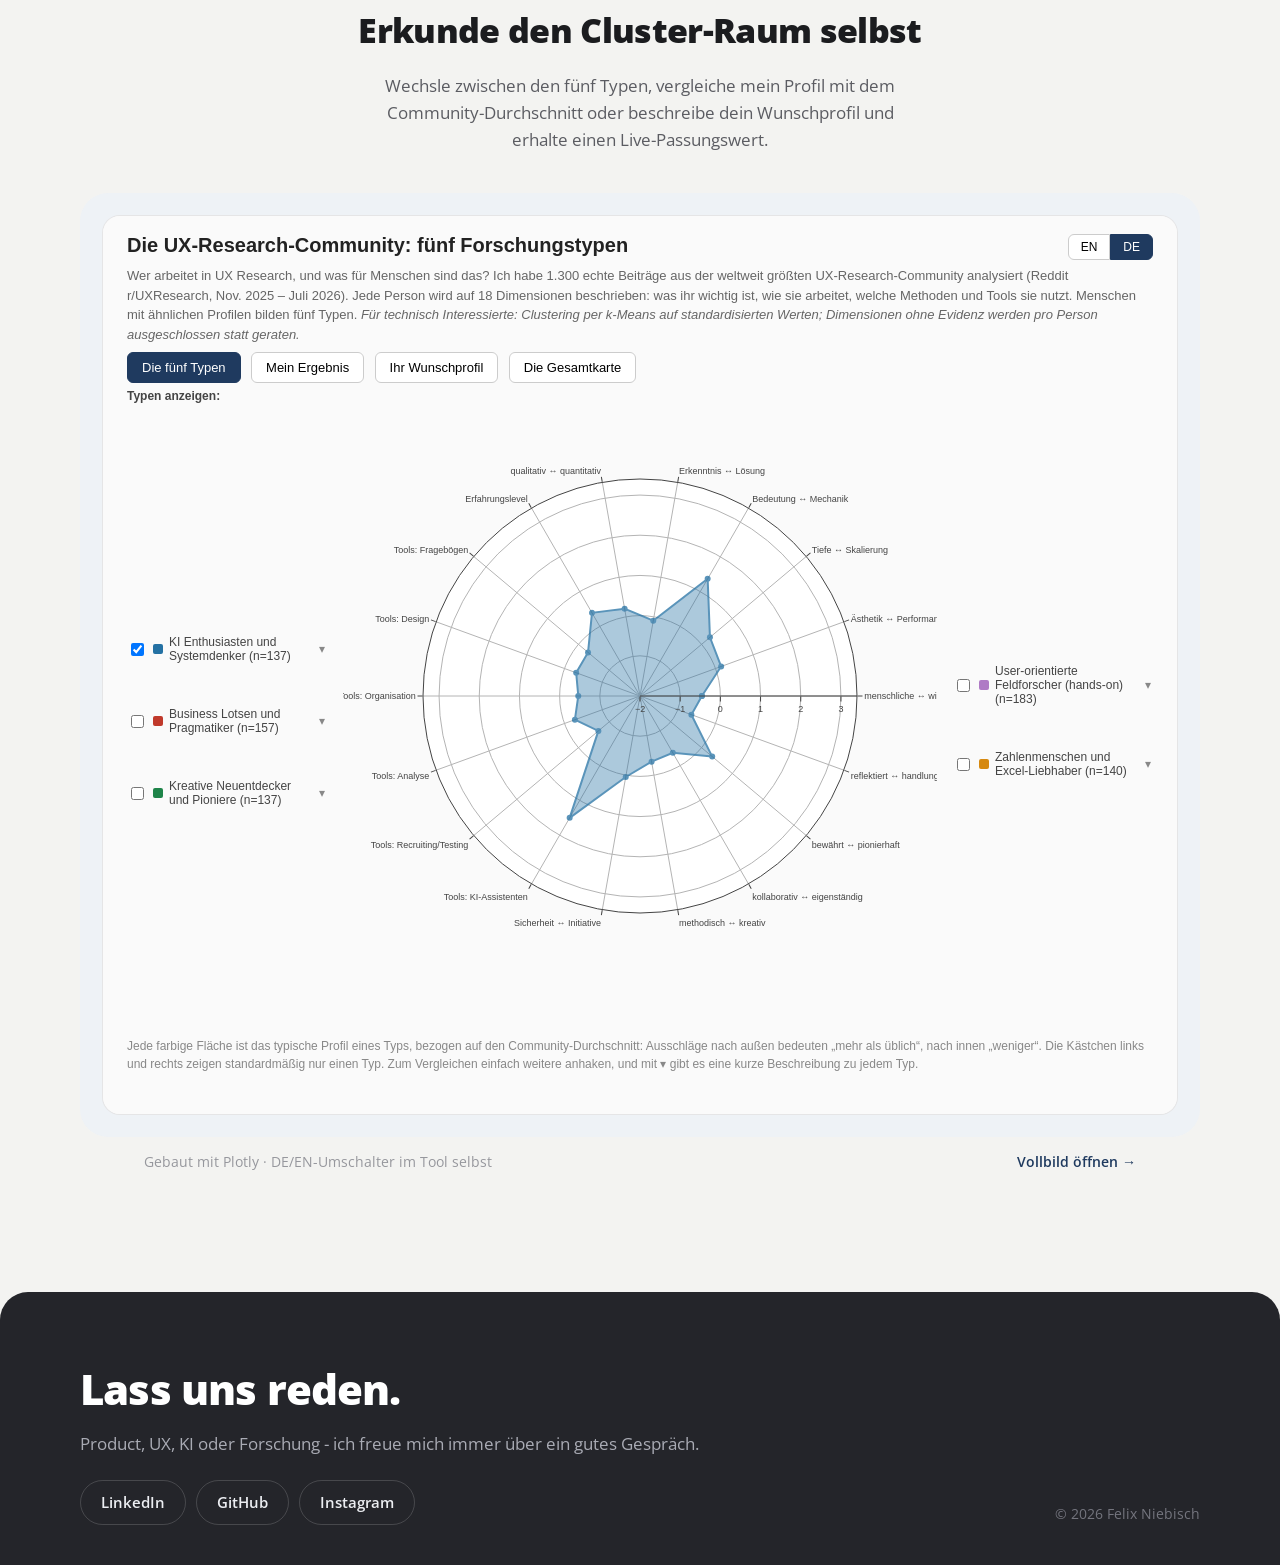
<file: .github/projects/uxr-community.html>
<!doctype html>
<html lang="de">
<head>
<meta charset="utf-8">
<meta name="viewport" content="width=device-width, initial-scale=1">
<title>UXR Cluster Space - Case Study - Felix Niebisch</title>
<meta name="description" content="1.300 echte UX-Researcher, 18 Dimensionen, fünf Typen - und eine quantitative Antwort darauf, wo ich hineinpasse.">
<link rel="stylesheet" href="../css/style.css?v=2">
<style>
  .cs-hero--uxr { background: linear-gradient(135deg, var(--uxr-1), var(--uxr-2) 75%); }
  .cs-hero--uxr .eyebrow { color: rgba(31,58,95,.65); }
  .cs-hero--uxr h1 { color: var(--uxr-dark); }
  .cs-hero--uxr .sub { color: rgba(31,58,95,.78); }

  .cluster-grid { display: grid; grid-template-columns: repeat(auto-fit, minmax(220px,1fr)); gap: 16px; margin: 30px 0 8px; }
  .cluster-card { border-radius: var(--radius-md); padding: 20px 22px; background: var(--bg-raised); border: 1px solid var(--line); }
  .cluster-card h4 { margin: 0 0 8px; font-size: 1.02rem; color: var(--uxr-dark); }
  .cluster-card p { margin: 0; font-size: .92rem; color: var(--ink-soft); }
  .cluster-card--me { border-color: var(--uxr-dark); box-shadow: 0 0 0 2px rgba(31,58,95,.12) inset; }
  html[lang="de"] .cluster-card--me h4::after { content: ' - mein Typ'; font-weight: 400; font-style: italic; color: var(--uxr-dark); font-size: .8rem; }
  html[lang="en"] .cluster-card--me h4::after { content: ' - closest to me'; font-weight: 400; font-style: italic; color: var(--uxr-dark); font-size: .8rem; }

  .embed-frame {
    background: #eef2f6;
    border-radius: var(--radius-lg);
    padding: clamp(10px, 2vw, 22px);
    max-width: var(--container);
    margin: 0 auto;
  }
  .embed-frame iframe {
    width: 100%;
    height: 900px;
    border: 1px solid var(--line);
    border-radius: var(--radius-md);
    background: #fafafa;
    display: block;
  }
  .embed-note { display: flex; justify-content: space-between; align-items: center; flex-wrap: wrap; gap: 10px; max-width: var(--container); margin: 14px auto 0; padding: 0 var(--pad); color: var(--ink-faint); font-size: .88rem; }
  .embed-note a { font-weight: 600; color: var(--uxr-dark); }
</style>
</head>
<body>

<nav class="site-nav">
  <div class="site-nav__inner">
    <a href="../index.html" data-i18n="nav.home">Startseite</a>
    <a href="../about.html" data-i18n="nav.about">Über mich</a>
    <a href="../resume.html" data-i18n="nav.resume">Lebenslauf</a>
    <div class="lang-toggle">
      <button type="button" data-lang="de" class="is-active">DE</button>
      <button type="button" data-lang="en">EN</button>
    </div>
  </div>
</nav>

<header class="cs-hero cs-hero--uxr">
  <div class="cs-hero__inner">
    <span class="eyebrow" data-i18n="hero.eyebrow">Case Study · angewandte Forschung</span>
    <h1>UXR Cluster Space</h1>
    <p class="sub" data-i18n="hero.sub">1.300 echte UX-Researcher, bewertet auf 18 Dimensionen und sortiert in fünf Typen - dann habe ich mein eigenes Profil in denselben Raum gestellt, um quantitativ zu sehen, wo ich hineinpasse.</p>
  </div>
</header>

<article class="prose" style="max-width:760px">
  <a class="back-link" href="../index.html" data-reveal data-i18n="back">&larr; Zurück zur Übersicht</a>

  <h2 data-reveal data-i18n="h.context">Kontext</h2>
  <p data-reveal data-i18n="p.context">Auf Jobsuche im Bereich UX Research bin ich immer wieder auf dieselbe vage Frage gestoßen - von beiden Seiten des Tisches: Was für ein UX-Researcher bin ich eigentlich, und wonach sucht eine bestimmte Rolle wirklich? Jobtitel und Buzzwords beantworten das nicht. Daten vielleicht schon. Also habe ich mich entschieden, es empirisch zu beantworten: Wer arbeitet in UX Research, und was für Menschen sind das?</p>

  <h2 data-reveal data-i18n="h.method">Methode</h2>
  <p data-reveal data-i18n="p.method1">Ich habe 1.300 echte Beiträge aus Reddits r/UXResearch analysiert - der weltweit größten UX-Research-Community - veröffentlicht zwischen November 2025 und Juli 2026. Jede Person wird auf 18 Dimensionen beschrieben: was ihr wichtig ist (menschliche vs. wirtschaftliche Wirkung, Ästhetik vs. Performance, Bedeutung vs. Mechanik …), wie sie arbeitet (qualitativ vs. quantitativ, methodisch vs. kreativ, reflektiert vs. handlungsorientiert …) und zu welchen Tools sie greift (Design, Analyse, Recruiting &amp; Testing, KI-Assistenten …).</p>
  <p data-reveal data-i18n="p.method2">Menschen mit ähnlichen Profilen wurden per k-Means-Clustering auf standardisierten Werten gruppiert. Eine methodische Entscheidung, hinter der ich stehe: Dimensionen ohne Evidenz werden pro Person ausgeschlossen statt geraten. Fehlende Daten bleiben fehlend - sie werden nicht stillschweigend zu etwas aufgefüllt, das vollständiger aussieht, als es ist.</p>

  <h2 data-reveal data-i18n="h.types">Fünf Typen</h2>
  <p data-reveal data-i18n="p.typesLead">Aus den Community-Daten ergaben sich fünf klar unterscheidbare Typen:</p>

  <div class="cluster-grid" data-reveal data-reveal-group>
    <div class="cluster-card"><h4 data-i18n="cluster.0.name">KI Enthusiasten und Systemdenker</h4><p data-i18n="cluster.0.desc">Nutzt KI-Assistenten so intensiv wie kein anderer Typ und denkt in Mechanismen und Modellen statt in Einzelfällen: typisches Systemdenken. Eher reflektiert als handlungsgetrieben, mit wenig Fokus auf Recruiting- und Testing-Tools.</p></div>
    <div class="cluster-card"><h4 data-i18n="cluster.1.name">Business Lotsen und Pragmatiker</h4><p data-i18n="cluster.1.desc">Meist senior, mit klarem Blick auf wirtschaftliche Wirkung und mit Abstand der stärksten Nutzung von Organisations- und Stakeholder-Tools. Handelt lieber schnell als lange abzuwägen und arbeitet eng im Team.</p></div>
    <div class="cluster-card cluster-card--me"><h4 data-i18n="cluster.2.name">Kreative Neuentdecker und Pioniere</h4><p data-i18n="cluster.2.desc">Berufseinsteiger mit ausgeprägt kreativem Methodendesign und starker Nutzung von Design-Tools. Legt Wert auf belastbares Wissen statt schneller Lösungen und geht Dinge reflektiert an. Das ist mein eigener Typ.</p></div>
    <div class="cluster-card"><h4 data-i18n="cluster.3.name">User-orientierte Feldforscher (hands-on)</h4><p data-i18n="cluster.3.desc">Klassische Feldforscher: hoher Einsatz von Recruiting- und Testing-Tools, qualitativ statt quantitativ, mit Fokus auf Tiefe im Einzelfall statt auf Skalierung. Ergreift dabei öfter Initiative als die meisten anderen Typen.</p></div>
    <div class="cluster-card"><h4 data-i18n="cluster.4.name">Zahlenmenschen und Excel-Liebhaber</h4><p data-i18n="cluster.4.desc">Quantitativ und skalierungsorientiert, mit der stärksten Nutzung von Fragebogen- und Analyse-Tools aller Typen. Arbeitet eigenständig und mit Blick auf wirtschaftliche Wirkung: die Zahlenmenschen der Community.</p></div>
  </div>

  <h2 data-reveal data-i18n="h.myself">Der Blick auf mich selbst</h2>
  <p data-reveal data-i18n="p.myself1">Ich habe meinen eigenen Lebenslauf und meine Arbeitsweise auf dieselben 18 Dimensionen übertragen und mich selbst in denselben Raum gestellt. Das Ergebnis: <strong>75 % Kreative Neuentdecker und Pioniere</strong>, 19 % Zahlenmenschen und Excel-Liebhaber - ein hybrides Profil zwischen kreativem Entdecken und quantitativem Messen, das in keine der beiden Schubladen sauber hineinpasst.</p>
  <p data-reveal data-i18n="p.myself2">Diese Aufteilung ist kein Rauschen, sondern das ehrliche Bild. Belegt wird sie durch den Lebenslauf: zwei Jahre klinische Diagnostik, in der Systeme daran gemessen wurden, was sie mit Menschen machen, eine KI-basierte Messmethode, die ich selbst entwickelt und an 245 Teilnehmenden über sechs Skalen validiert habe, eine Einreichung bei einem IEEE-Journal, ein öffentlicher Benchmark-Datensatz und Sicherheit in vier Tool-Bereichen von Figma über Python und SPSS bis Claude Code.</p>

  <h2 data-reveal data-i18n="h.bothSides">Für beide Seiten gebaut</h2>
  <p data-reveal data-i18n="p.bothSides">Das Tool platziert nicht nur mich - es lässt jede:n das Profil beschreiben, für das gerade eingestellt wird (Erfahrungslevel, welche Tool-Bereiche die Rolle braucht), und zeigt live einen Passungswert gegenüber meinem eigenen Profil, Dimension für Dimension. Es ist Forschungsartefakt und Pitch in einem Interface.</p>
</article>

<section class="block" style="padding-top:10px;">
  <div class="container section-head" data-reveal>
    <span class="eyebrow" style="justify-content:center" data-i18n="embed.eyebrow">Vollständig interaktiv, live weiter unten</span>
    <h2 data-i18n="embed.heading">Erkunde den Cluster-Raum selbst</h2>
    <p style="max-width:56ch; margin:14px auto 0; color:var(--ink-soft);" data-i18n="embed.sub">Wechsle zwischen den fünf Typen, vergleiche mein Profil mit dem Community-Durchschnitt oder beschreibe dein Wunschprofil und erhalte einen Live-Passungswert.</p>
  </div>

  <div class="embed-frame" data-reveal>
    <iframe src="../assets/embeds/uxr-cluster-viz.html" title="UXR Cluster Space - interactive visualization" loading="lazy"></iframe>
  </div>
  <div class="embed-note">
    <span data-i18n="embed.note">Gebaut mit Plotly · DE/EN-Umschalter im Tool selbst</span>
    <a href="../assets/embeds/uxr-cluster-viz.html" target="_blank" rel="noopener" data-i18n="embed.open">Vollbild öffnen &rarr;</a>
  </div>
</section>

<footer class="site-footer">
  <div class="footer__grid">
    <div data-reveal>
      <h2 data-i18n="footer.heading">Lass uns reden.</h2>
      <p data-i18n="footer.sub">Product, UX, KI oder Forschung - ich freue mich immer über ein gutes Gespräch.</p>
      <div class="social-list">
        <a href="https://www.linkedin.com/in/felix-niebisch-linked/" target="_blank" rel="noopener">LinkedIn</a>
        <a href="https://github.com/Felixniebisch" target="_blank" rel="noopener">GitHub</a>
        <a href="https://www.instagram.com/niesnitch/" target="_blank" rel="noopener">Instagram</a>
      </div>
    </div>
    <div class="footer__meta">© 2026 Felix Niebisch</div>
  </div>
</footer>

<script>
window.I18N_EN = {
  'hero.eyebrow': 'Case study · applied research',
  'hero.sub': '1,300 real UX researchers, scored on 18 dimensions and sorted into five types - then I placed my own profile in the same space to see, quantitatively, where I fit.',
  'back': '&larr; Back to all work',
  'h.context': 'Context',
  'p.context': "While job-hunting in UX research, I kept running into the same vague question from both sides of the table: what kind of UX researcher am I, really - and what kind is a given role actually looking for? Titles and buzzwords don't answer that. Data might. So I set out to answer it empirically: who works in UX research, and what kinds of people are they?",
  'h.method': 'Method',
  'p.method1': "I analyzed 1,300 real posts from Reddit's r/UXResearch - the world's largest UX research community - posted between November 2025 and July 2026. Each person is described on 18 dimensions covering what they value (human impact vs. business impact, aesthetics vs. performance, meaning vs. mechanism…), how they work (qualitative vs. quantitative, methodical vs. creative, reflective vs. action-first…), and which tools they reach for (design, analysis, recruiting &amp; testing, AI assistants…).",
  'p.method2': "People with similar profiles were grouped using k-means clustering on standardized scores. One methodological choice I stand behind: dimensions without evidence are excluded per person rather than guessed. Missing data stays missing - it doesn't get quietly imputed into something that looks more complete than it is.",
  'h.types': 'Five types',
  'p.typesLead': 'Five clear types emerged from the community data:',
  'cluster.0.name': 'AI-Curious Systems Thinkers',
  'cluster.0.desc': 'Heaviest AI-assistant users of any type, thinking in mechanisms and models rather than individual cases. Reflective, with little use of recruiting/testing tools.',
  'cluster.1.name': 'Business-Embedded Operators',
  'cluster.1.desc': 'Mostly senior, with a clear eye on business impact and by far the heaviest use of organizational/stakeholder tools. Acts fast, works closely within teams.',
  'cluster.2.name': 'Creative Explorers',
  'cluster.2.desc': 'Early-career, with strikingly creative method design and heavy use of design tools. Values robust knowledge over quick solutions, approaches work reflectively.',
  'cluster.3.name': 'Hands-On Qual Fieldworkers',
  'cluster.3.desc': 'Classic fieldworkers: heavy recruiting/testing tool use, qualitative over quantitative, focused on individual depth over scale. More initiative-taking than most.',
  'cluster.4.name': 'Independent Quant Measurers',
  'cluster.4.desc': "Quantitative and scale-oriented, with the heaviest use of questionnaire and analysis tools of any type. Independent, business-aware - the community's numbers people.",
  'h.myself': 'Turning the lens on myself',
  'p.myself1': 'I converted my own CV and working habits onto the same 18 dimensions and placed myself inside the same space. The result: <strong>75% Creative Explorer</strong>, 19% Independent Quant Measurer - a hybrid profile bridging creative exploration and quantitative measurement, not a clean fit into either box.',
  'p.myself2': "That split isn't noise, it's the honest picture. It's backed by the CV: two years of clinical assessment work judging systems by what they do to people, an AI-based measurement method I designed myself and validated on 245 participants across six scales, an IEEE journal submission, a public benchmark dataset, and fluency across four tool domains from Figma to Python and SPSS to Claude Code.",
  'h.bothSides': 'Built for both sides',
  'p.bothSides': "The tool doesn't just place me - it lets anyone describe the profile they're hiring for (experience level, which tool areas the role needs) and see a live compatibility score against my own profile, dimension by dimension. It's a research artifact and a pitch, in the same interface.",
  'embed.eyebrow': 'Fully interactive, live below',
  'embed.heading': 'Explore the cluster space yourself',
  'embed.sub': 'Switch between the five types, compare my profile against the community average, or describe your ideal candidate and get a live match score.',
  'embed.note': 'Built with Plotly · EN/DE toggle inside the tool',
  'embed.open': 'Open full-screen &rarr;',
};
</script>
<script src="../js/main.js?v=2"></script>
<script src="../js/i18n.js?v=2"></script>
<script data-goatcounter="https://felixniebisch.goatcounter.com/count" async src="//gc.zgo.at/count.js"></script>
</body>
</html>
</file>
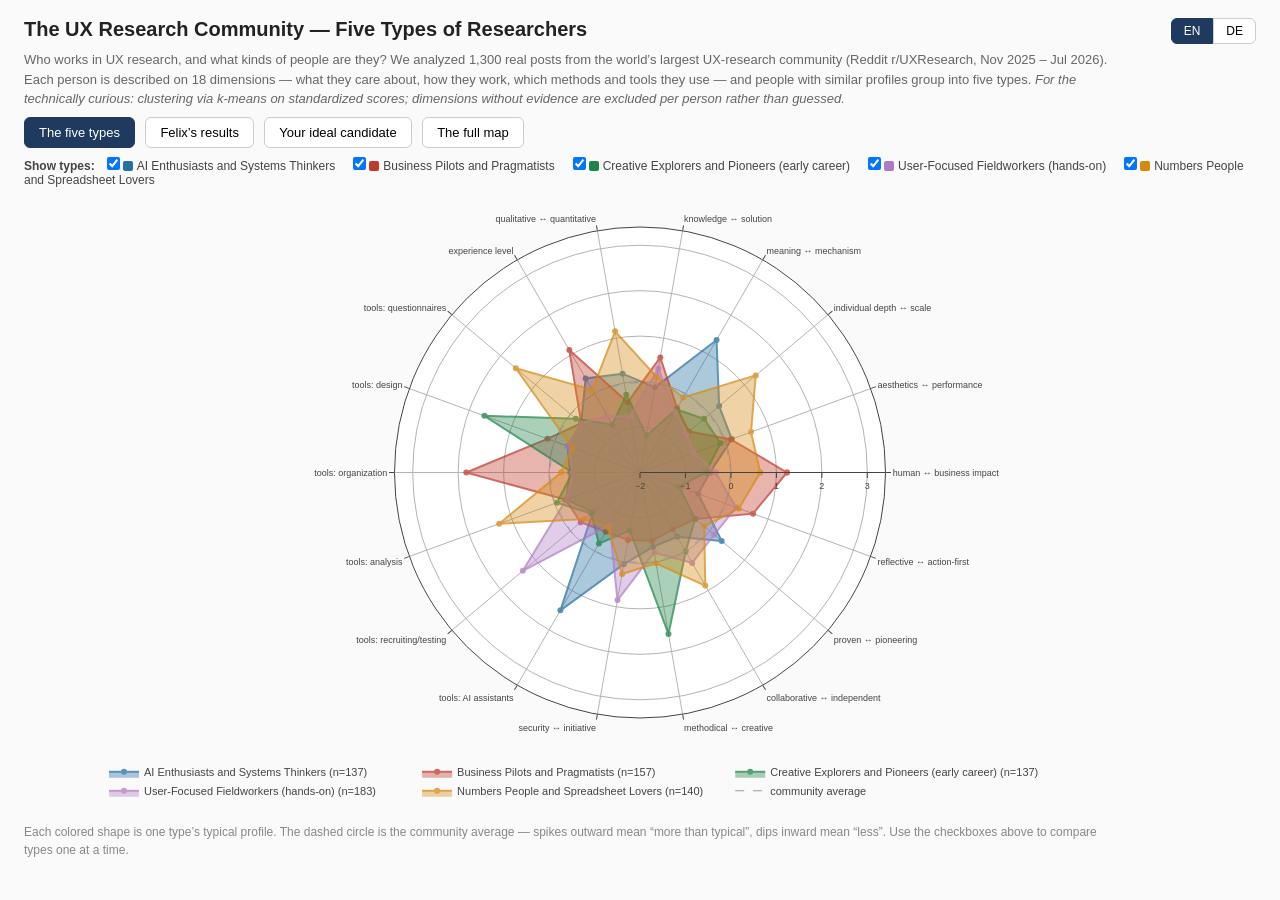
<file: assets/embeds/uxr-cluster-viz.html>
<!DOCTYPE html>
<html><head><meta charset="utf-8"><meta name="viewport" content="width=device-width, initial-scale=1"><title>UXR Cluster Space</title>
<script src="https://cdn.plot.ly/plotly-2.32.0.min.js"></script>
<style>
 body{font-family:-apple-system,Segoe UI,sans-serif;margin:0;background:#fafafa;color:#222}
 .top{display:flex;justify-content:space-between;align-items:flex-start;margin:18px 24px 4px}
 h1{font-size:20px;margin:0} .lang button{border:1px solid #ccc;background:#fff;padding:5px 12px;
  cursor:pointer;font-size:12px} .lang button.on{background:#1f3a5f;color:#fff;border-color:#1f3a5f}
 .lang button:first-child{border-radius:6px 0 0 6px} .lang button:last-child{border-radius:0 6px 6px 0}
 p.sub{margin:6px 24px 8px;color:#666;font-size:13px;max-width:1100px;line-height:1.5}
 .tabs{margin:0 24px 6px} .tabs button{border:1px solid #ccc;background:#fff;padding:7px 14px;
  cursor:pointer;font-size:13px;border-radius:6px;margin-right:6px}
 .tabs button.on{background:#1f3a5f;color:#fff;border-color:#1f3a5f}
 .ctoggles{margin:0 24px 10px;font-size:12px;color:#444}
 .ctoggles label{margin-right:14px;cursor:pointer}
 .ctoggles .sw{display:inline-block;width:10px;height:10px;border-radius:2px;margin-right:4px;vertical-align:-1px}
 .view{display:none;margin:0 24px} .view.on{display:block}
 #biplot,#radar{width:100%;height:620px} #profradar,#empradar{width:100%;height:540px}
 .note{font-size:12px;color:#888;margin:6px 0 20px;max-width:1100px;line-height:1.5}
 .cols{display:flex;gap:22px;align-items:flex-start;flex-wrap:wrap}
 .cols .left{flex:1 1 480px;min-width:420px} .cols .right{flex:1 1 380px;min-width:340px}
 .card{background:#fff;border:1px solid #e2e2e2;border-radius:10px;padding:16px 18px;margin-bottom:12px}
 .head{font-size:15px;font-weight:600;margin-bottom:6px}
 .big{font-size:24px;font-weight:700;color:#1f3a5f}
 .dim{display:flex;gap:10px;margin:9px 0;font-size:12.5px;line-height:1.45}
 .dim b{color:#1f3a5f}
 .z{font-family:ui-monospace,monospace;font-size:11px;color:#555;background:#f0f2f5;
    border-radius:4px;padding:1px 5px;white-space:nowrap;height:fit-content}
 .meth{font-size:11px;color:#999;margin-top:10px;line-height:1.5}
 .q{margin:10px 0;font-size:12.5px} .q .lbl{display:flex;justify-content:space-between;color:#333;margin-bottom:2px}
 .q input[type=range]{width:100%} .q .ends{display:flex;justify-content:space-between;font-size:10.5px;color:#999}
 .q .na{font-size:11px;color:#888;margin-left:6px}
 select,button.go{font-size:13px;padding:5px 8px;border-radius:6px;border:1px solid #ccc}
 button.go{background:#1f3a5f;color:#fff;border-color:#1f3a5f;cursor:pointer;padding:8px 16px;margin-top:8px}
 .fitrow{display:flex;align-items:center;gap:8px;font-size:12px;margin:4px 0}
 .fitrow .nm{width:190px;color:#444} .fitrow .bar{flex:1;height:10px;background:#eee;border-radius:5px;overflow:hidden}
 .fitrow .bar i{display:block;height:100%;background:#1e8449} .fitrow .gv{width:38px;text-align:right;color:#666}

 @media (max-width: 700px){
  .top{margin:12px 12px 4px} h1{font-size:16px}
  p.sub{margin:6px 12px 8px;font-size:12px}
  .tabs{margin:0 12px 6px;display:flex;flex-wrap:wrap;gap:6px}
  .tabs button{padding:7px 11px;font-size:12px;margin-right:0}
  .ctoggles{margin:0 12px 8px;font-size:11px} .ctoggles label{margin-right:10px;display:inline-block;margin-bottom:4px}
  .view{margin:0 8px}
  #biplot,#radar{height:430px} #profradar,#empradar{height:400px}
  .cols .left,.cols .right{min-width:0;flex:1 1 100%}
  .card{padding:12px 14px} .big{font-size:20px}
  .fitrow .nm{width:120px;font-size:11px}
  .note{font-size:11px;margin:4px 0 14px}
  #toolchecks label{white-space:nowrap;display:inline-flex;align-items:center;margin:0 10px 6px 0}
 }
</style></head><body>
<div class="top">
 <h1 id="t_title"></h1>
 <div class="lang"><button id="lb_en" onclick="setLang('en')">EN</button><button id="lb_de" onclick="setLang('de')">DE</button></div>
</div>
<p class="sub" id="t_sub"></p>
<div class="tabs">
 <button class="on" onclick="show(0,this)" id="tab0"></button>
 <button onclick="show(1,this)" id="tab1"></button>
 <button onclick="show(2,this)" id="tab2"></button>
 <button onclick="show(3,this)" id="tab3"></button>
</div>
<div class="ctoggles" id="ctoggles"></div>

<div class="view on"><div id="radar"></div><div class="note" id="n_radar"></div></div>

<div class="view"><div class="cols">
 <div class="left"><div id="profradar"></div><div class="note" id="n_prof"></div></div>
 <div class="right">
  <div class="card"><div class="head" id="h_member"></div>
   <div class="big" id="t_member"></div>
   <div style="font-size:13px;color:#555;margin-top:2px" id="t_member2"></div>
   <div class="meth" id="t_membermeth"></div>
  </div>
  <div class="card"><div class="head" id="h_profile"></div><div id="t_evidence"></div></div>
 </div>
</div></div>

<div class="view"><div class="cols">
 <div class="left"><div id="empradar"></div><div class="note" id="n_emp"></div></div>
 <div class="right">
  <div class="card"><div class="head" id="h_empform"></div>
   <div class="q"><div class="lbl"><span id="l_sen"></span></div><select id="e_sen"></select></div>
   <div id="sliders"></div>
   <div class="q"><div class="lbl"><span id="l_tools"></span></div><div id="toolchecks" style="font-size:12px"></div></div>
   <button class="go" onclick="employer()" id="b_go"></button>
  </div>
  <div class="card" id="empresult" style="display:none">
   <div class="head" id="h_result"></div>
   <div class="big" id="fitpct"></div>
   <div style="font-size:13px;color:#555;margin:2px 0 10px" id="empcluster"></div>
   <div id="fitbars"></div>
   <div class="meth" id="t_fitmeth"></div>
  </div>
 </div>
</div></div>

<div class="view"><div id="biplot"></div><div class="note" id="n_pca"></div></div>

<script>
const D = {"expl": [17.4, 11.3], "dims": ["human_vs_business", "aesthetics_vs_performance", "depth_vs_scale", "meaning_vs_mechanism", "knowledge_vs_solution", "qual_quant", "seniority", "tools_questionnaire", "tools_design", "tools_organizational", "tools_analysis", "tools_recruiting_testing", "tools_ai_assistants", "security_vs_initiative", "methodological_vs_creative", "collaborative_vs_autonomous", "proven_vs_pioneering", "reflective_vs_actionfirst"], "points": [{"x": -0.238, "y": -0.013, "c": 3, "id": "1p20hii"}, {"x": -0.238, "y": -0.013, "c": 3, "id": "1p20hvr"}, {"x": -0.474, "y": -0.786, "c": 2, "id": "1p27fa0"}, {"x": -1.44, "y": -0.309, "c": 3, "id": "1p2vyzy"}, {"x": 1.9, "y": 1.115, "c": 4, "id": "1p2y3u3"}, {"x": 0.031, "y": -1.192, "c": 2, "id": "1p35t2x"}, {"x": 1.002, "y": -0.306, "c": 3, "id": "1p36ogj"}, {"x": 0.018, "y": -0.374, "c": 2, "id": "1p37ss6"}, {"x": -0.009, "y": -0.492, "c": 2, "id": "1p3rxmz"}, {"x": -0.055, "y": 0.091, "c": 3, "id": "1p3t9s8"}, {"x": -0.132, "y": 0.488, "c": 1, "id": "1p3ulo7"}, {"x": 2.727, "y": -0.282, "c": 4, "id": "1p4pwhh"}, {"x": -0.017, "y": 0.258, "c": 4, "id": "1p4uo3k"}, {"x": -1.194, "y": 0.749, "c": 3, "id": "1p5e7vo"}, {"x": 2.71, "y": -1.815, "c": 4, "id": "1p5et8v"}, {"x": 1.198, "y": -0.855, "c": 0, "id": "1p5gcgd"}, {"x": 0.097, "y": -0.141, "c": 0, "id": "1p5py2p"}, {"x": -0.427, "y": -0.08, "c": 3, "id": "1p5yxvg"}, {"x": -1.913, "y": 0.3, "c": 3, "id": "1p6fhhn"}, {"x": -0.035, "y": 0.259, "c": 1, "id": "1p6ji1d"}, {"x": 2.236, "y": -0.052, "c": 4, "id": "1p6o0pe"}, {"x": 1.456, "y": 0.615, "c": 4, "id": "1p6rr3v"}, {"x": -0.797, "y": -2.077, "c": 2, "id": "1p6syz3"}, {"x": -0.009, "y": -0.492, "c": 2, "id": "1p6u123"}, {"x": -0.054, "y": 0.651, "c": 1, "id": "1p7q83s"}, {"x": 2.271, "y": -0.409, "c": 4, "id": "1p7r02n"}, {"x": 1.622, "y": -0.389, "c": 4, "id": "1p7t9ar"}, {"x": 0.956, "y": -0.012, "c": 1, "id": "1p7vqq5"}, {"x": -0.214, "y": -0.385, "c": 1, "id": "1p7wbg8"}, {"x": -1.217, "y": 0.284, "c": 1, "id": "1p8feqg"}, {"x": -0.009, "y": -1.067, "c": 2, "id": "1p8gdsv"}, {"x": 0.82, "y": 0.32, "c": 0, "id": "1p8oqo7"}, {"x": -0.339, "y": 0.103, "c": 3, "id": "1p9rsd6"}, {"x": -0.087, "y": 0.137, "c": 2, "id": "1pamv7f"}, {"x": -0.238, "y": -0.013, "c": 3, "id": "1pb7hqz"}, {"x": -0.478, "y": -2.573, "c": 2, "id": "1pbdz4f"}, {"x": -0.204, "y": 1.289, "c": 1, "id": "1pbg88n"}, {"x": 1.027, "y": 0.74, "c": 4, "id": "1pbh27u"}, {"x": -0.078, "y": 0.714, "c": 0, "id": "1pbj2ym"}, {"x": 0.746, "y": 0.44, "c": 1, "id": "1pcc472"}, {"x": -1.054, "y": 0.058, "c": 3, "id": "1pcobk6"}, {"x": -0.557, "y": 0.371, "c": 0, "id": "1pd0umf"}, {"x": -0.204, "y": -0.612, "c": 3, "id": "1pd1igm"}, {"x": -0.056, "y": 0.28, "c": 0, "id": "1pdampb"}, {"x": -0.243, "y": 1.501, "c": 0, "id": "1pdcn9f"}, {"x": 1.01, "y": -1.748, "c": 2, "id": "1pdf5ok"}, {"x": 1.16, "y": 1.053, "c": 4, "id": "1pdk3vb"}, {"x": 0.686, "y": 0.798, "c": 1, "id": "1pdpfc6"}, {"x": 0.457, "y": -0.15, "c": 4, "id": "1pdy7by"}, {"x": 0.679, "y": -0.267, "c": 4, "id": "1pdy8if"}, {"x": -1.617, "y": 0.21, "c": 0, "id": "1pe3eni"}, {"x": 1.605, "y": -0.212, "c": 4, "id": "1pf1861"}, {"x": -1.854, "y": -0.059, "c": 3, "id": "1pf6n4e"}, {"x": -1.675, "y": 0.65, "c": 1, "id": "1pf887h"}, {"x": -1.276, "y": 1.276, "c": 1, "id": "1pfrfyy"}, {"x": -0.079, "y": -0.034, "c": 3, "id": "1phlx5v"}, {"x": 1.104, "y": -1.055, "c": 2, "id": "1pi4r5r"}, {"x": -0.083, "y": 0.696, "c": 0, "id": "1pi5nwq"}, {"x": 0.76, "y": 0.088, "c": 4, "id": "1pimqpj"}, {"x": -1.444, "y": -1.38, "c": 3, "id": "1piscvp"}, {"x": 3.183, "y": -0.422, "c": 4, "id": "1pk8o7b"}, {"x": -1.864, "y": -0.176, "c": 3, "id": "1pkvk9p"}, {"x": 0.044, "y": 0.029, "c": 0, "id": "1pkzi6p"}, {"x": -0.077, "y": 0.049, "c": 3, "id": "1plhryh"}, {"x": -0.0, "y": 0.827, "c": 1, "id": "1plrk6v"}, {"x": 0.075, "y": 0.056, "c": 4, "id": "1pm6ahn"}, {"x": -0.977, "y": 1.677, "c": 1, "id": "1pm73qt"}, {"x": -0.302, "y": -2.964, "c": 2, "id": "1pmtnjj"}, {"x": -2.011, "y": -0.645, "c": 3, "id": "1pmyd8d"}, {"x": -1.186, "y": -0.02, "c": 2, "id": "1pn1b1j"}, {"x": -0.856, "y": -0.886, "c": 2, "id": "1pntusy"}, {"x": -0.264, "y": 0.337, "c": 3, "id": "1pnz3ex"}, {"x": -0.098, "y": 0.69, "c": 3, "id": "1pofxgx"}, {"x": -1.137, "y": 0.775, "c": 1, "id": "1pojc5w"}, {"x": 0.493, "y": -0.09, "c": 0, "id": "1pokayo"}, {"x": -1.866, "y": -0.911, "c": 3, "id": "1pov2ph"}, {"x": 0.028, "y": 0.589, "c": 1, "id": "1poyc3j"}, {"x": 2.319, "y": 0.852, "c": 4, "id": "1pp3m85"}, {"x": -0.221, "y": -0.73, "c": 3, "id": "1pp3q1v"}, {"x": -1.22, "y": 0.083, "c": 3, "id": "1ppe40b"}, {"x": 0.941, "y": 1.708, "c": 0, "id": "1ppegai"}, {"x": -0.771, "y": 0.317, "c": 3, "id": "1pq1j7v"}, {"x": -0.109, "y": -0.082, "c": 2, "id": "1pqdbi8"}, {"x": -1.005, "y": 0.063, "c": 3, "id": "1pqjbk6"}, {"x": -0.773, "y": -1.379, "c": 3, "id": "1pqnun2"}, {"x": -0.309, "y": -0.659, "c": 1, "id": "1pqtiau"}, {"x": -0.007, "y": -0.322, "c": 3, "id": "1pr5bsd"}, {"x": -0.638, "y": -1.286, "c": 2, "id": "1prk88v"}, {"x": -0.638, "y": -1.286, "c": 2, "id": "1prke35"}, {"x": -0.039, "y": -0.751, "c": 2, "id": "1ps10an"}, {"x": -0.56, "y": 1.185, "c": 1, "id": "1ps4x7m"}, {"x": 1.073, "y": -0.024, "c": 0, "id": "1psrqhc"}, {"x": 0.053, "y": -0.168, "c": 1, "id": "1pt7afh"}, {"x": -0.296, "y": 0.01, "c": 1, "id": "1ptbg8y"}, {"x": -0.063, "y": 0.026, "c": 2, "id": "1ptitut"}, {"x": -1.923, "y": 0.105, "c": 3, "id": "1ptp98j"}, {"x": -1.39, "y": 1.268, "c": 1, "id": "1ptur6m"}, {"x": -0.078, "y": -1.54, "c": 2, "id": "1pvaf0l"}, {"x": 0.583, "y": 0.61, "c": 4, "id": "1pvr70f"}, {"x": -0.009, "y": -0.492, "c": 2, "id": "1pw6uxi"}, {"x": 0.016, "y": 0.105, "c": 1, "id": "1pxuywk"}, {"x": 1.16, "y": -0.249, "c": 0, "id": "1pxzhdf"}, {"x": 0.952, "y": -0.889, "c": 4, "id": "1pylgc7"}, {"x": 1.632, "y": 0.007, "c": 4, "id": "1pyzcml"}, {"x": 0.805, "y": -0.319, "c": 4, "id": "1pzrzzi"}, {"x": -0.184, "y": -0.746, "c": 2, "id": "1q0hh9g"}, {"x": 1.531, "y": -1.161, "c": 0, "id": "1q0mntv"}, {"x": -0.009, "y": 1.255, "c": 1, "id": "1q1blif"}, {"x": 2.042, "y": 0.519, "c": 0, "id": "1q1j8xd"}, {"x": 1.605, "y": -0.212, "c": 4, "id": "1q1xfv5"}, {"x": 0.407, "y": 1.92, "c": 0, "id": "1q1zbn9"}, {"x": -0.983, "y": 0.0, "c": 3, "id": "1q25w4l"}, {"x": -0.608, "y": -0.086, "c": 2, "id": "1q2884q"}, {"x": 0.207, "y": 0.775, "c": 0, "id": "1q3pw1d"}, {"x": 0.274, "y": -0.155, "c": 0, "id": "1q3vvg2"}, {"x": 0.01, "y": -1.234, "c": 2, "id": "1q3wg1b"}, {"x": -1.662, "y": 0.191, "c": 3, "id": "1q4172i"}, {"x": 0.126, "y": 0.514, "c": 4, "id": "1q49xh0"}, {"x": 1.985, "y": 0.65, "c": 0, "id": "1q4h5b6"}, {"x": -0.188, "y": 0.178, "c": 1, "id": "1q4pzqe"}, {"x": 1.113, "y": -0.983, "c": 0, "id": "1q4rf8o"}, {"x": 0.949, "y": 0.469, "c": 0, "id": "1q4v6c4"}, {"x": 0.196, "y": 1.022, "c": 4, "id": "1q5a6yr"}, {"x": -0.591, "y": -0.095, "c": 3, "id": "1q5m7fl"}, {"x": 0.081, "y": -1.179, "c": 2, "id": "1q5omrs"}, {"x": 2.723, "y": 0.52, "c": 4, "id": "1q5s5sv"}, {"x": -0.112, "y": -0.964, "c": 2, "id": "1q5zx34"}, {"x": 0.053, "y": 0.489, "c": 1, "id": "1q6arhf"}, {"x": -0.173, "y": -1.307, "c": 2, "id": "1q6jkj0"}, {"x": 2.683, "y": -0.415, "c": 4, "id": "1q6krh8"}, {"x": 2.683, "y": -0.415, "c": 4, "id": "1q6kxlc"}, {"x": -1.219, "y": 0.068, "c": 1, "id": "1q73kxy"}, {"x": -0.339, "y": -0.115, "c": 3, "id": "1q74n8p"}, {"x": 0.5, "y": 1.436, "c": 0, "id": "1q765gn"}, {"x": -0.583, "y": 0.645, "c": 3, "id": "1q76wgs"}, {"x": -0.159, "y": -0.002, "c": 2, "id": "1q7covf"}, {"x": 1.497, "y": 1.118, "c": 1, "id": "1q7j9c4"}, {"x": 0.179, "y": -0.36, "c": 4, "id": "1q7kmay"}, {"x": -0.05, "y": 1.367, "c": 1, "id": "1q7mwah"}, {"x": -0.551, "y": 0.541, "c": 1, "id": "1q7o96k"}, {"x": 0.433, "y": 0.718, "c": 0, "id": "1q89piw"}, {"x": -0.57, "y": 0.354, "c": 1, "id": "1q8nfgb"}, {"x": 0.236, "y": -1.989, "c": 2, "id": "1q8q5av"}, {"x": 0.487, "y": -0.045, "c": 4, "id": "1q926n6"}, {"x": -0.778, "y": -0.112, "c": 3, "id": "1q95xwh"}, {"x": -0.532, "y": 0.006, "c": 3, "id": "1q97r2k"}, {"x": -0.557, "y": 0.645, "c": 1, "id": "1q9xgrn"}, {"x": 0.973, "y": 0.754, "c": 0, "id": "1qa9tam"}, {"x": 0.48, "y": 0.141, "c": 0, "id": "1qa9zk2"}, {"x": -0.226, "y": -0.777, "c": 3, "id": "1qbaffp"}, {"x": 0.102, "y": 0.166, "c": 0, "id": "1qbg4az"}, {"x": 1.109, "y": 0.638, "c": 0, "id": "1qbu6c2"}, {"x": -0.293, "y": 0.188, "c": 3, "id": "1qbza8u"}, {"x": 1.595, "y": -1.183, "c": 4, "id": "1qcc09u"}, {"x": 0.948, "y": 0.62, "c": 4, "id": "1qcda61"}, {"x": 0.373, "y": 0.592, "c": 0, "id": "1qcesff"}, {"x": -1.219, "y": 0.068, "c": 1, "id": "1qcf5dz"}, {"x": 0.577, "y": -0.297, "c": 4, "id": "1qch09o"}, {"x": -0.072, "y": 1.82, "c": 0, "id": "1qchzhw"}, {"x": 0.249, "y": -0.485, "c": 3, "id": "1qcjwhv"}, {"x": 0.205, "y": 1.464, "c": 0, "id": "1qcqwbg"}, {"x": -0.021, "y": 0.251, "c": 3, "id": "1qcrusg"}, {"x": 0.603, "y": -0.495, "c": 2, "id": "1qd1lrn"}, {"x": -0.493, "y": -0.436, "c": 3, "id": "1qdhw3h"}, {"x": -0.253, "y": 0.705, "c": 3, "id": "1qdx5ku"}, {"x": 2.746, "y": -0.351, "c": 4, "id": "1qe1bd1"}, {"x": -1.368, "y": -0.237, "c": 3, "id": "1qe4y7p"}, {"x": -0.175, "y": -0.383, "c": 0, "id": "1qe5wd5"}, {"x": -0.522, "y": -0.181, "c": 3, "id": "1qe6u2g"}, {"x": -2.064, "y": 0.434, "c": 3, "id": "1qedhod"}, {"x": -0.044, "y": -1.512, "c": 2, "id": "1qej9qy"}, {"x": -0.316, "y": 0.495, "c": 3, "id": "1qeky1n"}, {"x": -0.128, "y": -1.63, "c": 2, "id": "1qelxw2"}, {"x": 1.581, "y": 0.121, "c": 4, "id": "1qepy9p"}, {"x": 1.717, "y": -0.821, "c": 4, "id": "1qevkf0"}, {"x": -0.943, "y": 0.111, "c": 3, "id": "1qfr3hi"}, {"x": -0.222, "y": 0.44, "c": 3, "id": "1qfs9gy"}, {"x": -0.222, "y": 0.44, "c": 3, "id": "1qfsae8"}, {"x": 1.351, "y": -0.031, "c": 1, "id": "1qg9zcs"}, {"x": 0.287, "y": -0.441, "c": 0, "id": "1qgkqd5"}, {"x": 0.287, "y": -0.441, "c": 0, "id": "1qgl0js"}, {"x": -1.939, "y": 0.832, "c": 3, "id": "1qh7ckv"}, {"x": 0.33, "y": 1.066, "c": 0, "id": "1qhavli"}, {"x": 0.05, "y": 0.386, "c": 4, "id": "1qhg351"}, {"x": -0.883, "y": -1.161, "c": 2, "id": "1qhhxxp"}, {"x": 0.674, "y": 0.567, "c": 1, "id": "1qhndck"}, {"x": -0.759, "y": -0.338, "c": 2, "id": "1qhtmp9"}, {"x": 0.117, "y": 2.02, "c": 1, "id": "1qhzy5z"}, {"x": -0.562, "y": 0.226, "c": 1, "id": "1qi0j7u"}, {"x": -0.093, "y": -0.388, "c": 0, "id": "1qic25b"}, {"x": -2.082, "y": -0.415, "c": 3, "id": "1qijf5z"}, {"x": -1.008, "y": 0.828, "c": 3, "id": "1qioq0o"}, {"x": 0.282, "y": 0.647, "c": 0, "id": "1qiq8dm"}, {"x": 1.704, "y": -0.196, "c": 4, "id": "1qir65b"}, {"x": 1.704, "y": -0.196, "c": 4, "id": "1qis3h3"}, {"x": -0.031, "y": 0.248, "c": 1, "id": "1qiu20j"}, {"x": -0.897, "y": -0.433, "c": 3, "id": "1qjc6mj"}, {"x": 1.492, "y": 0.524, "c": 0, "id": "1qjebmf"}, {"x": 0.209, "y": 2.715, "c": 1, "id": "1qjg6v9"}, {"x": -1.167, "y": -0.393, "c": 3, "id": "1qjmjl4"}, {"x": -0.09, "y": -0.421, "c": 3, "id": "1qjuxkf"}, {"x": -0.588, "y": -0.001, "c": 2, "id": "1qjzg3q"}, {"x": -0.145, "y": 0.028, "c": 3, "id": "1qk3ps8"}, {"x": -0.326, "y": -0.418, "c": 1, "id": "1qk7sn0"}, {"x": 1.459, "y": 0.979, "c": 0, "id": "1qke266"}, {"x": -1.67, "y": -0.229, "c": 3, "id": "1qki4gn"}, {"x": -0.055, "y": 0.091, "c": 3, "id": "1qkpula"}, {"x": -1.143, "y": -0.047, "c": 3, "id": "1qkr7j7"}, {"x": 1.06, "y": 0.638, "c": 4, "id": "1ql2gf0"}, {"x": -0.618, "y": 0.081, "c": 3, "id": "1ql4ulw"}, {"x": -0.045, "y": 0.09, "c": 2, "id": "1qmjpih"}, {"x": -2.085, "y": 0.621, "c": 3, "id": "1qncewf"}, {"x": -0.191, "y": 0.034, "c": 3, "id": "1qnds7k"}, {"x": -0.125, "y": -3.473, "c": 2, "id": "1qnslsf"}, {"x": -1.7, "y": 0.224, "c": 1, "id": "1qo3bp4"}, {"x": 1.614, "y": -0.196, "c": 4, "id": "1qp84ri"}, {"x": -1.917, "y": 0.162, "c": 1, "id": "1qpqhqi"}, {"x": -0.011, "y": 0.605, "c": 1, "id": "1qpt8te"}, {"x": -0.259, "y": -0.858, "c": 2, "id": "1qpvt5t"}, {"x": -0.117, "y": 0.86, "c": 1, "id": "1qq25eo"}, {"x": -0.117, "y": 0.86, "c": 1, "id": "1qq26hr"}, {"x": 0.085, "y": 0.113, "c": 0, "id": "1qqcr21"}, {"x": -0.036, "y": -1.16, "c": 2, "id": "1qqcwzj"}, {"x": 0.087, "y": -0.511, "c": 3, "id": "1qqq7fc"}, {"x": 1.24, "y": 0.024, "c": 4, "id": "1qqxsan"}, {"x": 2.032, "y": 1.004, "c": 0, "id": "1qqyfls"}, {"x": -0.332, "y": 0.543, "c": 3, "id": "1qqyg95"}, {"x": -0.142, "y": -0.431, "c": 1, "id": "1qqyzmx"}, {"x": -1.412, "y": 1.061, "c": 1, "id": "1qr4ped"}, {"x": -0.348, "y": 0.222, "c": 3, "id": "1qr6zfg"}, {"x": -1.873, "y": -1.501, "c": 2, "id": "1qr7hkx"}, {"x": -0.196, "y": -0.319, "c": 3, "id": "1qravug"}, {"x": 0.633, "y": 0.499, "c": 0, "id": "1qrc32a"}, {"x": -1.955, "y": 0.522, "c": 3, "id": "1qrn1id"}, {"x": -0.517, "y": -0.584, "c": 3, "id": "1qrptp8"}, {"x": -0.884, "y": -0.717, "c": 3, "id": "1qrw8an"}, {"x": -0.287, "y": -0.109, "c": 2, "id": "1qs322g"}, {"x": -0.071, "y": 2.145, "c": 1, "id": "1qsc7i9"}, {"x": -0.566, "y": -0.046, "c": 3, "id": "1qslw08"}, {"x": -0.059, "y": -0.041, "c": 0, "id": "1qsztcl"}, {"x": 0.056, "y": -0.001, "c": 0, "id": "1qt06jl"}, {"x": 0.056, "y": -0.001, "c": 0, "id": "1qt06mp"}, {"x": 0.074, "y": 1.241, "c": 4, "id": "1qtt5p6"}, {"x": 2.252, "y": 0.036, "c": 4, "id": "1qu9yeh"}, {"x": -0.091, "y": 0.266, "c": 3, "id": "1qudv4d"}, {"x": -0.49, "y": -0.592, "c": 3, "id": "1qumo6c"}, {"x": 0.373, "y": -0.339, "c": 4, "id": "1qur247"}, {"x": 0.022, "y": 0.817, "c": 1, "id": "1quvxkh"}, {"x": -0.045, "y": -1.416, "c": 2, "id": "1qv8tpr"}, {"x": -1.896, "y": 0.323, "c": 3, "id": "1qvhr9a"}, {"x": -0.106, "y": -0.435, "c": 1, "id": "1qvm6e8"}, {"x": -1.726, "y": 0.119, "c": 3, "id": "1qw1f3r"}, {"x": -0.118, "y": -0.043, "c": 3, "id": "1qwbsez"}, {"x": 0.566, "y": -0.059, "c": 4, "id": "1qx0yjb"}, {"x": -1.663, "y": 0.064, "c": 3, "id": "1qx4mhf"}, {"x": -0.801, "y": 0.044, "c": 3, "id": "1qx9wlb"}, {"x": 0.607, "y": -0.629, "c": 2, "id": "1qxdqh1"}, {"x": 0.364, "y": 0.015, "c": 2, "id": "1qxlqv7"}, {"x": -0.194, "y": -0.873, "c": 1, "id": "1qxtuuq"}, {"x": 0.949, "y": -0.592, "c": 4, "id": "1qyalpf"}, {"x": -0.982, "y": 0.136, "c": 3, "id": "1qybkm5"}, {"x": -0.032, "y": -0.072, "c": 2, "id": "1qyhxd3"}, {"x": 2.296, "y": -0.511, "c": 4, "id": "1qyxpu1"}, {"x": -0.59, "y": 0.032, "c": 1, "id": "1qyygdt"}, {"x": -1.652, "y": -0.118, "c": 3, "id": "1qzj47q"}, {"x": 0.51, "y": 1.129, "c": 0, "id": "1qzp6fo"}, {"x": 1.093, "y": 0.503, "c": 4, "id": "1qzqy0q"}, {"x": 1.29, "y": 0.991, "c": 0, "id": "1qzu56e"}, {"x": 0.045, "y": -0.275, "c": 0, "id": "1qzvmkg"}, {"x": 2.1, "y": -0.824, "c": 4, "id": "1qzz6de"}, {"x": 0.501, "y": -2.238, "c": 2, "id": "1r03q9w"}, {"x": 0.015, "y": 0.644, "c": 1, "id": "1r0pm0p"}, {"x": -0.01, "y": 0.173, "c": 0, "id": "1r0td8s"}, {"x": -1.848, "y": 0.545, "c": 3, "id": "1r0vwx2"}, {"x": -2.098, "y": -0.153, "c": 3, "id": "1r159xx"}, {"x": -1.648, "y": 0.651, "c": 1, "id": "1r1g0xt"}, {"x": 0.056, "y": 0.619, "c": 4, "id": "1r1m56v"}, {"x": 1.609, "y": -0.106, "c": 4, "id": "1r1x6v0"}, {"x": 0.342, "y": 0.82, "c": 4, "id": "1r2il3h"}, {"x": 0.491, "y": 1.178, "c": 0, "id": "1r30vns"}, {"x": 1.876, "y": -1.309, "c": 4, "id": "1r32cs9"}, {"x": -0.034, "y": -0.541, "c": 2, "id": "1r39hm9"}, {"x": -0.18, "y": -0.281, "c": 1, "id": "1r3f0m6"}, {"x": 2.156, "y": 0.481, "c": 0, "id": "1r3go9d"}, {"x": -0.151, "y": 0.28, "c": 1, "id": "1r3urus"}, {"x": -0.258, "y": 0.537, "c": 1, "id": "1r3x58l"}, {"x": -0.759, "y": -0.329, "c": 1, "id": "1r4lnyz"}, {"x": -0.605, "y": -0.091, "c": 3, "id": "1r4umqh"}, {"x": -1.898, "y": 0.154, "c": 3, "id": "1r56qta"}, {"x": -0.036, "y": -0.968, "c": 3, "id": "1r5aetq"}, {"x": 0.092, "y": 0.456, "c": 4, "id": "1r5nbvi"}, {"x": -0.141, "y": 0.854, "c": 1, "id": "1r62ljo"}, {"x": 1.085, "y": -0.242, "c": 0, "id": "1r63xt8"}, {"x": -0.192, "y": 0.434, "c": 1, "id": "1r673dw"}, {"x": 1.69, "y": -0.122, "c": 4, "id": "1r6fgzu"}, {"x": 0.1, "y": -0.428, "c": 3, "id": "1r6i13z"}, {"x": -0.059, "y": -0.036, "c": 2, "id": "1r6in4g"}, {"x": 0.787, "y": 0.563, "c": 4, "id": "1r6k46q"}, {"x": -0.793, "y": 0.784, "c": 3, "id": "1r6on68"}, {"x": -0.198, "y": -0.295, "c": 3, "id": "1r7kqgf"}, {"x": 1.744, "y": -0.079, "c": 4, "id": "1r7wnkl"}, {"x": 0.382, "y": 0.71, "c": 0, "id": "1r86ng7"}, {"x": 0.104, "y": 1.419, "c": 0, "id": "1r8daqy"}, {"x": -1.217, "y": -1.108, "c": 0, "id": "1r8mlj6"}, {"x": -0.198, "y": -0.307, "c": 0, "id": "1r972rp"}, {"x": -1.687, "y": 0.142, "c": 3, "id": "1r97hl1"}, {"x": -0.238, "y": -0.013, "c": 3, "id": "1r98p7i"}, {"x": -0.083, "y": -0.747, "c": 3, "id": "1r9dnz7"}, {"x": -1.652, "y": 0.907, "c": 3, "id": "1r9nyi9"}, {"x": -1.752, "y": -0.241, "c": 2, "id": "1r9pthi"}, {"x": -1.58, "y": 0.898, "c": 1, "id": "1r9qpma"}, {"x": -0.033, "y": 0.685, "c": 2, "id": "1ra84ps"}, {"x": -0.567, "y": -0.031, "c": 3, "id": "1rahp51"}, {"x": 0.452, "y": 0.395, "c": 1, "id": "1raov2o"}, {"x": 0.107, "y": -0.753, "c": 2, "id": "1rayr8v"}, {"x": -0.3, "y": 0.922, "c": 1, "id": "1rcmt97"}, {"x": -0.005, "y": 1.175, "c": 1, "id": "1rcpdxa"}, {"x": -0.175, "y": 0.829, "c": 1, "id": "1rcvmyp"}, {"x": -0.118, "y": 0.43, "c": 1, "id": "1rd0d98"}, {"x": -0.015, "y": 1.416, "c": 1, "id": "1rd2p86"}, {"x": -0.881, "y": 0.155, "c": 3, "id": "1rdnvjb"}, {"x": 2.725, "y": 0.392, "c": 4, "id": "1rdujhv"}, {"x": 0.002, "y": 0.187, "c": 4, "id": "1rdx4du"}, {"x": 0.044, "y": 0.029, "c": 0, "id": "1rdyavs"}, {"x": 0.863, "y": 0.392, "c": 4, "id": "1re402c"}, {"x": -1.057, "y": 0.532, "c": 1, "id": "1rer8q0"}, {"x": -1.119, "y": -0.795, "c": 1, "id": "1reth8h"}, {"x": -0.341, "y": 0.036, "c": 1, "id": "1rf3mx7"}, {"x": 2.339, "y": 0.315, "c": 4, "id": "1rfgnxz"}, {"x": 0.099, "y": 0.321, "c": 4, "id": "1rfhrv8"}, {"x": -1.875, "y": -0.313, "c": 3, "id": "1rg2vhh"}, {"x": 0.452, "y": -0.843, "c": 4, "id": "1rg6hve"}, {"x": 1.612, "y": -1.007, "c": 4, "id": "1rgul3c"}, {"x": 0.428, "y": -0.968, "c": 0, "id": "1rhk553"}, {"x": -0.003, "y": -0.753, "c": 2, "id": "1rhld5e"}, {"x": -0.033, "y": -0.574, "c": 2, "id": "1rijuwg"}, {"x": -0.406, "y": 0.811, "c": 3, "id": "1rj1mgr"}, {"x": -0.518, "y": 0.662, "c": 3, "id": "1rjg36h"}, {"x": -1.59, "y": 1.158, "c": 1, "id": "1rjgrp5"}, {"x": -1.673, "y": 0.602, "c": 1, "id": "1rjwt4x"}, {"x": -1.933, "y": -0.291, "c": 3, "id": "1rjx746"}, {"x": -1.214, "y": 0.258, "c": 1, "id": "1rjxhjb"}, {"x": -0.621, "y": -0.021, "c": 3, "id": "1rjy38u"}, {"x": -0.035, "y": 1.248, "c": 1, "id": "1rk3nsf"}, {"x": -0.306, "y": 0.109, "c": 3, "id": "1rkalz6"}, {"x": -0.029, "y": 0.744, "c": 1, "id": "1rkrjry"}, {"x": 0.784, "y": -0.848, "c": 0, "id": "1rktxd4"}, {"x": -0.755, "y": 0.283, "c": 1, "id": "1rl950d"}, {"x": 0.26, "y": 0.451, "c": 0, "id": "1rlnv0l"}, {"x": 0.26, "y": 0.451, "c": 0, "id": "1rlnww2"}, {"x": -0.199, "y": -0.56, "c": 3, "id": "1rlo05o"}, {"x": -0.101, "y": -0.001, "c": 1, "id": "1rlulp6"}, {"x": -1.015, "y": -0.685, "c": 2, "id": "1rlzfpo"}, {"x": -0.255, "y": -0.548, "c": 3, "id": "1rm5es1"}, {"x": 1.546, "y": -1.158, "c": 4, "id": "1rm6bos"}, {"x": -1.139, "y": -0.439, "c": 3, "id": "1rmfw50"}, {"x": 2.704, "y": -0.152, "c": 4, "id": "1rmgxq5"}, {"x": -0.556, "y": 0.797, "c": 1, "id": "1rmhk7x"}, {"x": -0.035, "y": -0.478, "c": 2, "id": "1rmn51a"}, {"x": -0.915, "y": 0.596, "c": 1, "id": "1rn5ivj"}, {"x": -0.164, "y": -1.464, "c": 2, "id": "1rn8ryt"}, {"x": -0.064, "y": -0.467, "c": 2, "id": "1rnomhi"}, {"x": 0.238, "y": -0.114, "c": 0, "id": "1rnoo35"}, {"x": 1.546, "y": 0.203, "c": 4, "id": "1roo250"}, {"x": 1.03, "y": -1.859, "c": 4, "id": "1rp3q0u"}, {"x": -0.148, "y": 0.158, "c": 3, "id": "1rp6e6g"}, {"x": 0.521, "y": -1.0, "c": 0, "id": "1rpl000"}, {"x": 0.834, "y": 0.761, "c": 0, "id": "1rpqojw"}, {"x": 0.1, "y": -0.467, "c": 4, "id": "1rpvv6j"}, {"x": -0.818, "y": 0.929, "c": 1, "id": "1rq09ov"}, {"x": -0.021, "y": -0.489, "c": 2, "id": "1rq4dw5"}, {"x": -0.148, "y": 0.776, "c": 1, "id": "1rqrgos"}, {"x": 1.473, "y": 0.813, "c": 4, "id": "1rr2b1y"}, {"x": 0.038, "y": 0.137, "c": 1, "id": "1rr45l8"}, {"x": -0.2, "y": -0.464, "c": 3, "id": "1rrcexi"}, {"x": -1.959, "y": 0.053, "c": 3, "id": "1rrxsc7"}, {"x": 2.286, "y": 0.392, "c": 4, "id": "1rrxzf9"}, {"x": -0.801, "y": 0.044, "c": 3, "id": "1rsobmc"}, {"x": -0.33, "y": 1.276, "c": 1, "id": "1rsqc7l"}, {"x": 0.597, "y": -1.266, "c": 4, "id": "1rsvsxe"}, {"x": 1.704, "y": -0.196, "c": 4, "id": "1rt2ag9"}, {"x": -2.075, "y": 0.322, "c": 3, "id": "1rt5mm6"}, {"x": -0.769, "y": -1.31, "c": 2, "id": "1rtca2r"}, {"x": -1.692, "y": -0.172, "c": 3, "id": "1ru9wlz"}, {"x": -1.299, "y": 1.073, "c": 0, "id": "1rvb9sd"}, {"x": -0.298, "y": -0.802, "c": 3, "id": "1rvxyt0"}, {"x": -0.571, "y": -2.139, "c": 2, "id": "1rw2418"}, {"x": 0.63, "y": 1.159, "c": 0, "id": "1rwbwe7"}, {"x": -0.705, "y": 1.603, "c": 1, "id": "1rwdrvg"}, {"x": -0.643, "y": 0.032, "c": 3, "id": "1rwe8x8"}, {"x": 0.184, "y": -0.238, "c": 2, "id": "1rwhkae"}, {"x": 2.34, "y": 0.97, "c": 4, "id": "1rwup18"}, {"x": 3.184, "y": -0.229, "c": 4, "id": "1rxaxmj"}, {"x": -0.082, "y": -0.772, "c": 2, "id": "1ry2l9w"}, {"x": 0.006, "y": -0.162, "c": 0, "id": "1ry2xy2"}, {"x": 0.336, "y": -0.415, "c": 1, "id": "1ry40uo"}, {"x": 0.01, "y": -0.71, "c": 2, "id": "1rypqxn"}, {"x": -1.658, "y": -0.015, "c": 3, "id": "1rz3bq2"}, {"x": 0.592, "y": 0.644, "c": 4, "id": "1rz9878"}, {"x": -0.336, "y": -1.563, "c": 2, "id": "1rz9yqa"}, {"x": 1.544, "y": 0.155, "c": 4, "id": "1rzcyjf"}, {"x": -0.042, "y": 1.941, "c": 1, "id": "1s04zmu"}, {"x": -0.801, "y": 0.044, "c": 3, "id": "1s0jeb5"}, {"x": -0.119, "y": 0.246, "c": 3, "id": "1s1u2a7"}, {"x": -0.239, "y": -0.543, "c": 2, "id": "1s224z1"}, {"x": 1.33, "y": -0.661, "c": 0, "id": "1s2hdxh"}, {"x": 2.65, "y": -0.615, "c": 4, "id": "1s2yns9"}, {"x": -0.205, "y": -0.853, "c": 3, "id": "1s33pzk"}, {"x": -0.598, "y": -0.388, "c": 2, "id": "1s3amek"}, {"x": -0.015, "y": 0.17, "c": 4, "id": "1s3asdz"}, {"x": 1.291, "y": -1.796, "c": 4, "id": "1s3c2do"}, {"x": 0.048, "y": -0.377, "c": 4, "id": "1s3gftr"}, {"x": -0.035, "y": -0.251, "c": 3, "id": "1s48oi0"}, {"x": 1.911, "y": -0.856, "c": 2, "id": "1s50fkp"}, {"x": 1.72, "y": -0.409, "c": 4, "id": "1s53sxk"}, {"x": -0.183, "y": 0.089, "c": 1, "id": "1s56yih"}, {"x": 0.342, "y": -0.068, "c": 1, "id": "1s5c3rg"}, {"x": -1.898, "y": 0.154, "c": 3, "id": "1s5s71p"}, {"x": -0.306, "y": -1.236, "c": 0, "id": "1s67gh9"}, {"x": -0.067, "y": 0.612, "c": 1, "id": "1s6aiho"}, {"x": -0.039, "y": 0.801, "c": 3, "id": "1s6x81b"}, {"x": 1.126, "y": -0.11, "c": 4, "id": "1s70jtr"}, {"x": 0.473, "y": 1.107, "c": 0, "id": "1s7n7yt"}, {"x": -0.034, "y": 1.369, "c": 1, "id": "1s7nhst"}, {"x": -0.534, "y": -1.804, "c": 2, "id": "1s7yiy0"}, {"x": -0.012, "y": 0.34, "c": 1, "id": "1s87qx9"}, {"x": -1.626, "y": 1.885, "c": 1, "id": "1s8u41b"}, {"x": 0.698, "y": 0.616, "c": 0, "id": "1s8z00r"}, {"x": -1.9, "y": 0.051, "c": 3, "id": "1s90nuf"}, {"x": -0.057, "y": -0.723, "c": 2, "id": "1s97f8j"}, {"x": 2.712, "y": -1.165, "c": 4, "id": "1sa1ojf"}, {"x": 0.059, "y": 0.651, "c": 1, "id": "1sa3xpw"}, {"x": -0.195, "y": 0.476, "c": 3, "id": "1saj13a"}, {"x": -1.344, "y": 0.791, "c": 0, "id": "1saqq38"}, {"x": -0.377, "y": 0.347, "c": 3, "id": "1sb3dp3"}, {"x": -0.222, "y": 0.231, "c": 1, "id": "1sbgaqx"}, {"x": -0.686, "y": -0.347, "c": 1, "id": "1sc22il"}, {"x": -0.278, "y": -2.275, "c": 2, "id": "1scct6t"}, {"x": -0.055, "y": -0.529, "c": 3, "id": "1sdi4e6"}, {"x": 1.446, "y": 0.252, "c": 0, "id": "1sdjy5f"}, {"x": -0.09, "y": -0.253, "c": 3, "id": "1sdoyqa"}, {"x": -0.227, "y": 0.388, "c": 0, "id": "1sdvntu"}, {"x": -1.671, "y": -0.805, "c": 2, "id": "1sece1o"}, {"x": -0.055, "y": 0.091, "c": 3, "id": "1sef7on"}, {"x": -0.564, "y": 0.138, "c": 1, "id": "1segwof"}, {"x": -0.564, "y": 0.138, "c": 1, "id": "1seh0so"}, {"x": 0.388, "y": 1.409, "c": 1, "id": "1seuojm"}, {"x": -0.455, "y": -0.919, "c": 0, "id": "1sfahgr"}, {"x": -0.009, "y": -0.492, "c": 2, "id": "1sfgm03"}, {"x": -0.01, "y": -0.133, "c": 4, "id": "1sfrh81"}, {"x": -0.101, "y": 0.806, "c": 1, "id": "1sfyx0o"}, {"x": 2.389, "y": -0.323, "c": 4, "id": "1sgarhm"}, {"x": -1.31, "y": 0.045, "c": 3, "id": "1sgyj7b"}, {"x": -0.089, "y": 1.698, "c": 1, "id": "1sh3g2k"}, {"x": 0.125, "y": 0.287, "c": 4, "id": "1shgd19"}, {"x": 2.649, "y": -1.569, "c": 4, "id": "1shohgm"}, {"x": -0.318, "y": 0.148, "c": 3, "id": "1si85ui"}, {"x": 0.15, "y": 1.164, "c": 0, "id": "1sjwg3m"}, {"x": -0.071, "y": -2.059, "c": 2, "id": "1sjylof"}, {"x": 3.364, "y": 1.682, "c": 4, "id": "1sk7igw"}, {"x": -1.444, "y": 0.851, "c": 3, "id": "1skkywi"}, {"x": -1.18, "y": 0.777, "c": 1, "id": "1skme3b"}, {"x": 2.087, "y": -0.312, "c": 4, "id": "1skv6ar"}, {"x": 0.448, "y": -0.635, "c": 2, "id": "1slpjlk"}, {"x": -0.692, "y": -2.199, "c": 2, "id": "1sm4uxf"}, {"x": -0.046, "y": -2.257, "c": 2, "id": "1sohm81"}, {"x": 0.002, "y": 0.171, "c": 2, "id": "1sompqf"}, {"x": -1.733, "y": 0.754, "c": 1, "id": "1sox78h"}, {"x": -0.099, "y": -1.435, "c": 2, "id": "1spchpv"}, {"x": -0.317, "y": 0.762, "c": 1, "id": "1spexaj"}, {"x": -0.296, "y": 0.043, "c": 3, "id": "1sprtsi"}, {"x": 0.017, "y": 0.02, "c": 2, "id": "1sq29n6"}, {"x": -1.69, "y": 0.879, "c": 1, "id": "1sqnjrp"}, {"x": 0.461, "y": -0.106, "c": 4, "id": "1sqrmxq"}, {"x": -0.027, "y": 0.2, "c": 1, "id": "1sqtdy2"}, {"x": 0.946, "y": -1.242, "c": 0, "id": "1squ0up"}, {"x": 2.803, "y": 0.096, "c": 4, "id": "1sqzypl"}, {"x": -1.892, "y": 1.053, "c": 1, "id": "1sr3335"}, {"x": 0.663, "y": 0.62, "c": 0, "id": "1sr6tlt"}, {"x": -1.694, "y": 0.284, "c": 1, "id": "1srhwgb"}, {"x": -0.504, "y": -1.818, "c": 2, "id": "1srn7zh"}, {"x": -0.6, "y": 0.939, "c": 3, "id": "1srqnoy"}, {"x": -0.212, "y": -1.181, "c": 1, "id": "1srs61f"}, {"x": 1.146, "y": 0.602, "c": 4, "id": "1srygv2"}, {"x": -0.064, "y": -1.043, "c": 2, "id": "1ss5lqx"}, {"x": 1.023, "y": 0.742, "c": 1, "id": "1ssh3gp"}, {"x": 0.339, "y": 0.658, "c": 0, "id": "1ssjvzz"}, {"x": -0.558, "y": -0.81, "c": 1, "id": "1sswk7g"}, {"x": -0.527, "y": -0.118, "c": 2, "id": "1sufa3p"}, {"x": -0.216, "y": -1.753, "c": 2, "id": "1sweij9"}, {"x": 0.108, "y": 0.288, "c": 1, "id": "1swsazw"}, {"x": 0.607, "y": 0.559, "c": 3, "id": "1sx779v"}, {"x": 0.47, "y": 0.44, "c": 2, "id": "1sxjgfy"}, {"x": -1.214, "y": 0.738, "c": 3, "id": "1sxplnt"}, {"x": -0.205, "y": 0.179, "c": 1, "id": "1sxvvc0"}, {"x": 0.229, "y": -0.386, "c": 3, "id": "1syaa6y"}, {"x": 0.036, "y": 0.518, "c": 4, "id": "1sycr1a"}, {"x": -1.034, "y": 0.186, "c": 1, "id": "1sydfix"}, {"x": 2.251, "y": 0.264, "c": 4, "id": "1syqft3"}, {"x": -1.638, "y": 0.199, "c": 3, "id": "1syulu0"}, {"x": -1.7, "y": 0.224, "c": 1, "id": "1sywe37"}, {"x": -0.007, "y": -0.322, "c": 3, "id": "1sz1t5r"}, {"x": -0.211, "y": 0.323, "c": 3, "id": "1sz3e17"}, {"x": -0.044, "y": 0.168, "c": 3, "id": "1sz56ta"}, {"x": 0.045, "y": -0.213, "c": 2, "id": "1szhdkz"}, {"x": 0.646, "y": 0.11, "c": 0, "id": "1t066d1"}, {"x": -0.064, "y": -0.434, "c": 2, "id": "1t0um6v"}, {"x": 0.139, "y": 0.727, "c": 0, "id": "1t106ck"}, {"x": -0.958, "y": 0.221, "c": 0, "id": "1t10puu"}, {"x": -0.819, "y": -0.24, "c": 3, "id": "1t2ulzi"}, {"x": -0.394, "y": 0.23, "c": 3, "id": "1t35qua"}, {"x": -0.037, "y": -0.996, "c": 4, "id": "1t45bqj"}, {"x": -0.004, "y": -2.307, "c": 2, "id": "1t47b7j"}, {"x": -0.026, "y": 1.232, "c": 1, "id": "1t49dxb"}, {"x": 0.089, "y": -0.089, "c": 0, "id": "1t4xinm"}, {"x": -1.465, "y": -1.612, "c": 2, "id": "1t52vkd"}, {"x": -1.436, "y": -0.4, "c": 3, "id": "1t54bbu"}, {"x": -0.664, "y": -0.177, "c": 2, "id": "1t56jzr"}, {"x": -0.576, "y": 0.492, "c": 1, "id": "1t5dagg"}, {"x": 1.724, "y": 1.029, "c": 4, "id": "1t5ejbb"}, {"x": -0.025, "y": 0.103, "c": 1, "id": "1t5eq2z"}, {"x": -0.024, "y": -0.145, "c": 2, "id": "1t5sqpk"}, {"x": 0.051, "y": 0.305, "c": 0, "id": "1t64ifu"}, {"x": -0.249, "y": 0.071, "c": 0, "id": "1t6cx9u"}, {"x": -1.935, "y": -0.657, "c": 3, "id": "1t6gn2c"}, {"x": 2.013, "y": 0.922, "c": 0, "id": "1t6hztj"}, {"x": 0.765, "y": 0.899, "c": 4, "id": "1t6itrs"}, {"x": 0.02, "y": -0.02, "c": 0, "id": "1t6v33f"}, {"x": -0.231, "y": 0.877, "c": 1, "id": "1t6vv1e"}, {"x": -0.624, "y": -0.11, "c": 2, "id": "1t73qsd"}, {"x": -0.624, "y": -0.11, "c": 2, "id": "1t742mr"}, {"x": 1.636, "y": 0.653, "c": 4, "id": "1t7fdv6"}, {"x": -0.009, "y": -0.492, "c": 2, "id": "1t7q1cl"}, {"x": 0.503, "y": -1.642, "c": 2, "id": "1t7xvnq"}, {"x": -0.006, "y": 0.353, "c": 3, "id": "1t7y2vc"}, {"x": -0.338, "y": 0.035, "c": 3, "id": "1t9yv55"}, {"x": -0.985, "y": 0.087, "c": 3, "id": "1tab1l5"}, {"x": -0.007, "y": -0.899, "c": 2, "id": "1taf9ww"}, {"x": -0.135, "y": -0.776, "c": 0, "id": "1tbffnt"}, {"x": -0.345, "y": -2.962, "c": 2, "id": "1tbspxm"}, {"x": -0.109, "y": 0.305, "c": 1, "id": "1tbu1jb"}, {"x": -0.188, "y": 0.178, "c": 1, "id": "1tc16dp"}, {"x": -0.482, "y": -0.422, "c": 0, "id": "1tc5c4x"}, {"x": -0.934, "y": -0.139, "c": 3, "id": "1tcaxgi"}, {"x": -0.482, "y": -0.422, "c": 0, "id": "1tcb48e"}, {"x": 1.857, "y": -0.381, "c": 4, "id": "1tcf5w3"}, {"x": 0.563, "y": 1.522, "c": 0, "id": "1tchd2y"}, {"x": 1.241, "y": 0.977, "c": 0, "id": "1tcmp9z"}, {"x": 0.836, "y": -0.287, "c": 4, "id": "1td7xtg"}, {"x": 0.791, "y": 2.22, "c": 1, "id": "1tdc59r"}, {"x": -0.573, "y": -1.484, "c": 0, "id": "1tdqx0q"}, {"x": 0.094, "y": 0.491, "c": 4, "id": "1te5ubl"}, {"x": -0.934, "y": 0.196, "c": 3, "id": "1te9ni8"}, {"x": 0.357, "y": 0.813, "c": 4, "id": "1teilgp"}, {"x": -0.051, "y": 0.848, "c": 0, "id": "1tejkn0"}, {"x": -0.04, "y": -0.055, "c": 2, "id": "1teohru"}, {"x": -0.151, "y": 0.714, "c": 1, "id": "1tewand"}, {"x": 0.033, "y": -1.693, "c": 2, "id": "1tf1ea2"}, {"x": 0.289, "y": 0.291, "c": 1, "id": "1tg5q01"}, {"x": 0.8, "y": -0.172, "c": 2, "id": "1thcga9"}, {"x": 0.07, "y": 1.269, "c": 0, "id": "1thd8b3"}, {"x": -0.584, "y": 0.62, "c": 1, "id": "1thhdtd"}, {"x": 0.597, "y": -1.08, "c": 4, "id": "1thhj52"}, {"x": 0.111, "y": 1.536, "c": 1, "id": "1thnwsy"}, {"x": -0.001, "y": 0.741, "c": 0, "id": "1tilm4o"}, {"x": -2.097, "y": 0.203, "c": 1, "id": "1tivace"}, {"x": -0.029, "y": 0.744, "c": 1, "id": "1tj9pp4"}, {"x": -0.763, "y": 0.281, "c": 3, "id": "1tjins0"}, {"x": -0.291, "y": 0.14, "c": 3, "id": "1tk50ij"}, {"x": -0.205, "y": -0.877, "c": 2, "id": "1tk6a27"}, {"x": -1.447, "y": -1.704, "c": 3, "id": "1tkt252"}, {"x": -0.264, "y": -1.967, "c": 2, "id": "1tkx69e"}, {"x": 0.001, "y": -0.1, "c": 0, "id": "1tlguzn"}, {"x": 1.858, "y": -0.654, "c": 4, "id": "1tly3wc"}, {"x": 1.308, "y": 1.252, "c": 0, "id": "1tmjgcc"}, {"x": -1.866, "y": -1.191, "c": 2, "id": "1tmrjvk"}, {"x": -0.058, "y": 0.093, "c": 0, "id": "1tne872"}, {"x": 0.024, "y": 0.325, "c": 4, "id": "1to35k5"}, {"x": -0.311, "y": 0.808, "c": 0, "id": "1tocfcv"}, {"x": -0.311, "y": 0.808, "c": 0, "id": "1todvae"}, {"x": 0.101, "y": 0.72, "c": 1, "id": "1tofqsa"}, {"x": -0.071, "y": 0.016, "c": 3, "id": "1togi1e"}, {"x": 1.778, "y": 1.714, "c": 4, "id": "1tolk5b"}, {"x": -0.521, "y": -1.08, "c": 2, "id": "1tom4en"}, {"x": 1.756, "y": 0.606, "c": 4, "id": "1toyte6"}, {"x": -1.001, "y": 0.306, "c": 0, "id": "1tp33nb"}, {"x": 0.078, "y": 0.529, "c": 1, "id": "1tp4jvu"}, {"x": 0.368, "y": 1.014, "c": 0, "id": "1tpxnrg"}, {"x": -1.311, "y": 0.856, "c": 2, "id": "1tq3s0w"}, {"x": -1.698, "y": 0.377, "c": 3, "id": "1tq9or8"}, {"x": -0.801, "y": 0.044, "c": 3, "id": "1tqiggg"}, {"x": 0.058, "y": 0.417, "c": 0, "id": "1tr7exi"}, {"x": -0.944, "y": -0.652, "c": 2, "id": "1trhyxy"}, {"x": -0.052, "y": 0.098, "c": 3, "id": "1trifzr"}, {"x": 0.632, "y": -0.001, "c": 0, "id": "1trmhyh"}, {"x": 0.096, "y": -0.193, "c": 2, "id": "1trqm00"}, {"x": -0.133, "y": -1.404, "c": 2, "id": "1ts0ee4"}, {"x": -0.04, "y": -1.687, "c": 2, "id": "1ts23hy"}, {"x": -0.033, "y": -0.55, "c": 2, "id": "1tt9sjc"}, {"x": 0.705, "y": -0.911, "c": 4, "id": "1ttzs4v"}, {"x": 0.376, "y": -3.373, "c": 2, "id": "1tu6mlk"}, {"x": 0.153, "y": -1.533, "c": 2, "id": "1turu38"}, {"x": -0.196, "y": 0.047, "c": 3, "id": "1tuvax8"}, {"x": 0.024, "y": -1.485, "c": 2, "id": "1tuy2np"}, {"x": -1.508, "y": -1.122, "c": 2, "id": "1tv1x50"}, {"x": 1.62, "y": -1.134, "c": 4, "id": "1tvhxtr"}, {"x": -1.219, "y": 0.221, "c": 1, "id": "1tvj7dc"}, {"x": 0.586, "y": 0.069, "c": 4, "id": "1tvn69o"}, {"x": -0.015, "y": -1.638, "c": 2, "id": "1tvnn58"}, {"x": -0.293, "y": 0.188, "c": 3, "id": "1tvosux"}, {"x": -0.572, "y": 0.184, "c": 1, "id": "1tvs2vb"}, {"x": -1.658, "y": 1.177, "c": 1, "id": "1tvul8g"}, {"x": -0.37, "y": -1.315, "c": 2, "id": "1tvvphv"}, {"x": 0.674, "y": 0.795, "c": 0, "id": "1tw8sta"}, {"x": -0.548, "y": 0.162, "c": 1, "id": "1twdjdk"}, {"x": -0.072, "y": -0.376, "c": 2, "id": "1twhyza"}, {"x": 2.293, "y": -0.647, "c": 4, "id": "1twjeog"}, {"x": -0.839, "y": 0.833, "c": 1, "id": "1twmeaz"}, {"x": -0.991, "y": -1.684, "c": 3, "id": "1twpr50"}, {"x": 1.42, "y": 0.367, "c": 1, "id": "1twqqmm"}, {"x": 1.62, "y": -1.134, "c": 4, "id": "1twy5b3"}, {"x": -0.553, "y": 0.565, "c": 1, "id": "1tx682z"}, {"x": 0.919, "y": -0.434, "c": 4, "id": "1tx6wbb"}, {"x": 0.021, "y": 0.173, "c": 0, "id": "1txe4iu"}, {"x": -0.327, "y": -0.887, "c": 3, "id": "1txpapc"}, {"x": -0.167, "y": -1.519, "c": 2, "id": "1tybwhc"}, {"x": 0.927, "y": 0.942, "c": 0, "id": "1tzy8ks"}, {"x": 0.065, "y": -1.921, "c": 2, "id": "1u09hp9"}, {"x": 0.985, "y": 0.56, "c": 0, "id": "1u0ig4e"}, {"x": 0.52, "y": 0.617, "c": 0, "id": "1u0u8ak"}, {"x": 1.614, "y": -0.252, "c": 4, "id": "1u0udvq"}, {"x": 0.118, "y": 0.261, "c": 0, "id": "1u1019p"}, {"x": 1.589, "y": 0.515, "c": 4, "id": "1u1673m"}, {"x": -0.001, "y": -0.232, "c": 2, "id": "1u182xu"}, {"x": -1.47, "y": 2.154, "c": 1, "id": "1u1991c"}, {"x": -0.859, "y": -2.031, "c": 2, "id": "1u1s90a"}, {"x": -0.027, "y": 0.2, "c": 1, "id": "1u2aic0"}, {"x": -0.027, "y": 0.2, "c": 1, "id": "1u2aijd"}, {"x": -0.221, "y": -0.901, "c": 2, "id": "1u360h5"}, {"x": -0.411, "y": 1.117, "c": 1, "id": "1u3hxsf"}, {"x": 2.306, "y": 2.89, "c": 4, "id": "1u5f3if"}, {"x": -0.238, "y": -0.013, "c": 3, "id": "1u6ibe0"}, {"x": 0.003, "y": 0.207, "c": 1, "id": "1u6nwsu"}, {"x": -1.822, "y": -1.308, "c": 2, "id": "1u6sy3l"}, {"x": -0.559, "y": -0.786, "c": 1, "id": "1u73948"}, {"x": 0.113, "y": 1.861, "c": 1, "id": "1u7cjvb"}, {"x": -0.414, "y": 0.071, "c": 3, "id": "1u7jj6x"}, {"x": -1.279, "y": -0.465, "c": 3, "id": "1u7n4sm"}, {"x": 1.824, "y": -0.09, "c": 4, "id": "1u7ociy"}, {"x": -0.294, "y": 1.137, "c": 3, "id": "1u7r7ur"}, {"x": -0.27, "y": -0.455, "c": 3, "id": "1u8cfwd"}, {"x": -0.199, "y": -1.163, "c": 4, "id": "1u8czlr"}, {"x": -1.324, "y": -0.174, "c": 1, "id": "1u975ly"}, {"x": -0.702, "y": 0.004, "c": 1, "id": "1u9e7jh"}, {"x": -0.019, "y": 0.217, "c": 3, "id": "1uaxewx"}, {"x": 0.112, "y": 0.387, "c": 4, "id": "1uazusc"}, {"x": 0.375, "y": 0.764, "c": 0, "id": "1ub0qtx"}, {"x": 2.233, "y": -0.25, "c": 4, "id": "1ub3c87"}, {"x": 2.387, "y": -0.186, "c": 4, "id": "1ub5j5d"}, {"x": -0.568, "y": 0.923, "c": 0, "id": "1ub85s9"}, {"x": 0.526, "y": 0.529, "c": 0, "id": "1ubngzo"}, {"x": -1.925, "y": 0.002, "c": 3, "id": "1ubroou"}, {"x": 2.653, "y": -0.022, "c": 4, "id": "1ubtjbz"}, {"x": -0.385, "y": -0.968, "c": 2, "id": "1udgi0u"}, {"x": 0.146, "y": 0.731, "c": 4, "id": "1udsnat"}, {"x": 0.6, "y": -2.049, "c": 2, "id": "1ue52o2"}, {"x": -0.519, "y": 0.086, "c": 0, "id": "1uece3e"}, {"x": -0.446, "y": -0.574, "c": 3, "id": "1uetz2h"}, {"x": 0.707, "y": 0.833, "c": 2, "id": "1uezpco"}, {"x": -1.225, "y": -1.513, "c": 2, "id": "1uf1kr9"}, {"x": 2.541, "y": 0.229, "c": 0, "id": "1ufddgo"}, {"x": -1.652, "y": 0.907, "c": 3, "id": "1ufeowu"}, {"x": 0.055, "y": -0.155, "c": 0, "id": "1ufzefg"}, {"x": 1.009, "y": 0.135, "c": 4, "id": "1ug6oe5"}, {"x": 1.608, "y": 0.968, "c": 0, "id": "1uh2rhn"}, {"x": 0.245, "y": 1.074, "c": 0, "id": "1uh3i8s"}, {"x": 0.946, "y": 0.159, "c": 4, "id": "1uhmgui"}, {"x": 1.57, "y": 0.8, "c": 4, "id": "1uhqxco"}, {"x": 0.082, "y": 0.194, "c": 4, "id": "1uie0lp"}, {"x": -1.737, "y": -0.563, "c": 3, "id": "1uiipvj"}, {"x": -0.93, "y": 0.01, "c": 3, "id": "1uijf9b"}, {"x": 2.937, "y": -0.327, "c": 0, "id": "1uj64av"}, {"x": -0.014, "y": -0.067, "c": 3, "id": "1ujiec6"}, {"x": 0.244, "y": -0.406, "c": 2, "id": "1ujmt6v"}, {"x": 0.316, "y": 0.64, "c": 0, "id": "1ujvgh3"}, {"x": 0.043, "y": 0.053, "c": 0, "id": "1ujydzc"}, {"x": 0.308, "y": 0.745, "c": 0, "id": "1ulbv73"}, {"x": 1.724, "y": 0.726, "c": 0, "id": "1ulkh3q"}, {"x": 0.664, "y": -0.167, "c": 0, "id": "1uluqtm"}, {"x": -1.449, "y": -1.528, "c": 2, "id": "1um8tpa"}, {"x": 0.153, "y": 1.082, "c": 0, "id": "1uoopkr"}, {"x": 0.398, "y": 0.161, "c": 0, "id": "1uoy3h4"}, {"x": 2.93, "y": 0.335, "c": 4, "id": "1upsk1a"}, {"x": -0.769, "y": -1.334, "c": 2, "id": "1uq3ocw"}, {"x": 0.089, "y": -0.098, "c": 0, "id": "1uq4alx"}, {"x": 1.18, "y": 0.184, "c": 4, "id": "1uq6ikr"}, {"x": -1.913, "y": -0.082, "c": 3, "id": "1uqfztz"}, {"x": 0.421, "y": 0.757, "c": 0, "id": "1uqk97i"}, {"x": 0.84, "y": 0.586, "c": 3, "id": "1uqljex"}, {"x": -1.673, "y": 0.602, "c": 1, "id": "1uqt2rr"}, {"x": -1.046, "y": 0.083, "c": 1, "id": "1ur3nbk"}, {"x": -0.916, "y": 0.642, "c": 1, "id": "1urimxy"}, {"x": -1.218, "y": 0.804, "c": 1, "id": "1uronm3"}, {"x": 0.933, "y": -0.296, "c": 4, "id": "1urp5is"}, {"x": -0.097, "y": 0.611, "c": 4, "id": "1ushfyl"}, {"x": 0.251, "y": -0.096, "c": 4, "id": "1usy4ls"}, {"x": -0.013, "y": -0.066, "c": 4, "id": "1ut0awk"}, {"x": -1.71, "y": 0.852, "c": 3, "id": "1uukj5u"}, {"x": -0.642, "y": 0.319, "c": 3, "id": "1uuqdsz"}, {"x": 0.205, "y": 0.808, "c": 4, "id": "1uurrp4"}, {"x": -0.189, "y": -0.124, "c": 2, "id": "1uv6112"}, {"x": -1.197, "y": 0.222, "c": 1, "id": "1uvk962"}, {"x": -0.594, "y": 0.17, "c": 1, "id": "1uwd9ee"}, {"x": -0.759, "y": -0.329, "c": 1, "id": "1uwo4zm"}, {"x": -1.698, "y": 0.368, "c": 3, "id": "1uwud4r"}, {"x": -0.032, "y": -0.371, "c": 3, "id": "1ux6w59"}, {"x": -1.856, "y": -0.219, "c": 3, "id": "1uxesyb"}, {"x": -1.856, "y": -0.219, "c": 3, "id": "1uxeule"}, {"x": -0.282, "y": -0.414, "c": 2, "id": "1uxkmnb"}, {"x": 0.314, "y": 0.874, "c": 0, "id": "1uxq427"}, {"x": -0.576, "y": -1.017, "c": 2, "id": "1uxxkp9"}, {"x": -0.287, "y": 0.046, "c": 0, "id": "1uyfpy5"}, {"x": -0.054, "y": 0.449, "c": 3, "id": "1uyg4ej"}, {"x": -0.009, "y": -0.492, "c": 2, "id": "1uyx8q8"}, {"x": -0.704, "y": 1.293, "c": 0, "id": "1uz417s"}, {"x": 0.056, "y": 0.161, "c": 1, "id": "1uz4sg1"}, {"x": -0.029, "y": -0.238, "c": 2, "id": "1uz5him"}, {"x": -0.14, "y": 0.034, "c": 3, "id": "1v1bd1n"}, {"x": 0.089, "y": -0.089, "c": 0, "id": "1v1i1jg"}, {"x": 1.503, "y": -0.761, "c": 4, "id": "1v1u2go"}, {"x": -0.012, "y": 0.882, "c": 1, "id": "1v21d8i"}, {"x": 3.219, "y": -1.678, "c": 4, "id": "1v2bm1z"}, {"x": 0.002, "y": 0.981, "c": 4, "id": "1v4849d"}, {"x": -0.058, "y": 0.107, "c": 1, "id": "1v4e13l"}, {"x": -0.136, "y": 0.744, "c": 3, "id": "1v4nxbx"}, {"x": -1.896, "y": 0.347, "c": 3, "id": "1v55l5s"}, {"x": 1.627, "y": -0.265, "c": 4, "id": "1v5i2u2"}, {"x": -0.249, "y": -0.033, "c": 3, "id": "1v6hcb5"}, {"x": 0.017, "y": 0.61, "c": 0, "id": "1v6ik77"}, {"x": -0.197, "y": 0.978, "c": 3, "id": "1v6tvre"}, {"x": -0.712, "y": -0.712, "c": 2, "id": "1v76uj0"}, {"x": -0.032, "y": 0.662, "c": 1, "id": "1v76ytu"}, {"x": 0.445, "y": -0.983, "c": 2, "id": "1v7dqcj"}, {"x": 0.617, "y": -0.398, "c": 0, "id": "1v7xifr"}, {"x": 0.044, "y": 0.029, "c": 0, "id": "1v7zb3a"}, {"x": -0.65, "y": 0.225, "c": 1, "id": "1v835f1"}, {"x": -0.322, "y": -0.392, "c": 2, "id": "1v84nsu"}, {"x": 1.115, "y": -1.013, "c": 0, "id": "1v8546p"}, {"x": -0.228, "y": 0.288, "c": 3, "id": "1v94w0c"}, {"x": 0.045, "y": 0.493, "c": 3, "id": "1v96j03"}, {"x": 1.622, "y": -0.044, "c": 4, "id": "1v9wnwh"}, {"x": -1.673, "y": 0.163, "c": 3, "id": "1vajkqj"}, {"x": 0.016, "y": 1.423, "c": 1, "id": "1vaxwxv"}, {"x": -0.131, "y": 0.721, "c": 1, "id": "1vbd6j7"}], "loadings": [{"dim": "human_vs_business", "x": 0.259, "y": 1.01}, {"dim": "aesthetics_vs_performance", "x": 0.344, "y": -0.123}, {"dim": "depth_vs_scale", "x": 3.0, "y": -0.229}, {"dim": "meaning_vs_mechanism", "x": 0.793, "y": 1.26}, {"dim": "knowledge_vs_solution", "x": 0.032, "y": 2.467}, {"dim": "qual_quant", "x": 2.473, "y": -0.214}, {"dim": "seniority", "x": 0.039, "y": 1.247}, {"dim": "tools_questionnaire", "x": 0.523, "y": -0.114}, {"dim": "tools_design", "x": -0.065, "y": -0.032}, {"dim": "tools_organizational", "x": 0.02, "y": 0.175}, {"dim": "tools_analysis", "x": 0.307, "y": -0.069}, {"dim": "tools_recruiting_testing", "x": -0.46, "y": 0.022}, {"dim": "tools_ai_assistants", "x": 0.076, "y": 0.085}, {"dim": "security_vs_initiative", "x": -0.001, "y": 0.118}, {"dim": "methodological_vs_creative", "x": 0.028, "y": -0.347}, {"dim": "collaborative_vs_autonomous", "x": 0.017, "y": -0.256}, {"dim": "proven_vs_pioneering", "x": 0.092, "y": 0.106}, {"dim": "reflective_vs_actionfirst", "x": -0.151, "y": 0.325}], "centroids": [[-0.46, 0.148, 0.272, 1.367, -0.097, 0.207, 0.389, -0.312, -0.31, -0.464, -0.276, -0.648, 1.501, 0.047, -0.34, -0.367, 0.345, -0.639], [1.232, 0.129, -0.596, -0.367, 0.57, -0.433, 1.11, -0.312, 0.166, 1.82, -0.255, -0.297, -0.495, -0.49, -0.478, -0.556, -0.409, 0.645], [-0.56, -0.118, -0.161, -0.399, -1.172, -0.265, -0.786, -0.159, 1.642, -0.513, -0.056, -0.598, -0.195, -0.71, 1.606, 0.009, -0.418, -1.084], [-0.335, -0.739, -0.67, -0.449, 0.317, -0.748, -0.563, -0.312, -0.312, -0.513, -0.277, 1.364, -0.666, 0.849, -0.213, 0.296, 0.13, 0.247], [0.646, 0.598, 1.323, -0.095, 0.128, 1.153, 0.098, 1.566, -0.422, -0.267, 1.296, -0.405, -0.594, 0.268, 0.028, 0.873, -0.157, 0.313]], "sizes": {"0": 137, "1": 157, "2": 137, "3": 183, "4": 140}, "felix": [-1.054, 0.875, 0.455, -1.003, -1.29, -0.442, -1.04, 3.208, 2.371, -0.513, 2.933, -0.691, 1.501, 0.666, -0.229, -1.014, 0.99, 0.575], "felix_pc": [0.553, -2.087], "qmap": {"human_vs_business": [-1.054, -1.054, -0.304, -0.304, -0.304, 1.195, 1.945], "aesthetics_vs_performance": [-1.406, -0.646, -0.646, -0.646, 0.875, 0.875, 1.635], "depth_vs_scale": [-1.256, -1.256, -0.4, 0.028, 0.028, 0.883, 1.311], "meaning_vs_mechanism": [-1.003, -1.003, -0.127, -0.127, -0.127, 0.748, 1.624], "knowledge_vs_solution": [-1.29, -1.29, 0.225, 0.225, 0.225, 0.983, 0.983], "qual_quant": [-1.208, -1.208, -0.442, -0.442, 0.325, 1.091, 1.858], "seniority": [-1.04, -1.04, 0.502, 1.273], "tools_questionnaire": [-0.3117, 3.2084], "tools_design": [-0.4218, 2.3708], "tools_organizational": [-0.513, 1.9494], "tools_analysis": [-0.341, 2.9326], "tools_recruiting_testing": [-0.6906, 1.448], "tools_ai_assistants": [-0.666, 1.5014], "security_vs_initiative": [-1.719, -0.924, -0.924, 0.666, 0.666, 0.666, 1.46], "methodological_vs_creative": [-1.207, -0.229, -0.229, -0.229, -0.229, -0.229, 1.728], "collaborative_vs_autonomous": [-1.014, -1.014, 0.118, 0.118, 0.118, 0.118, 2.383], "proven_vs_pioneering": [-0.731, -0.731, -0.731, -0.731, 0.99, 0.99, 1.851], "reflective_vs_actionfirst": [-1.186, -1.186, -0.305, 0.575, 0.575, 0.575, 1.455]}, "membership": {"post": [3.5, 2.0, 74.9, 0.9, 18.6], "knn": [6.7, 5.0, 38.3, 31.7, 18.3]}, "felix_cluster": 2};
const COLORS = ['#2471a3','#c0392b','#1e8449','#af7ac5','#d68910'];
let LANG = 'en';

const S = {
en: {
 title:'The UX Research Community — Five Types of Researchers',
 sub:'Who works in UX research, and what kinds of people are they? We analyzed 1,300 real posts from the world\u2019s largest UX-research community (Reddit r/UXResearch, Nov 2025 \u2013 Jul 2026). Each person is described on 18 dimensions \u2014 what they care about, how they work, which methods and tools they use \u2014 and people with similar profiles group into five types. <i>For the technically curious: clustering via k-means on standardized scores; dimensions without evidence are excluded per person rather than guessed.</i>',
 tabs:['The five types','Felix\u2019s results','Your ideal candidate','The full map'],
 clusters:{0:'AI Enthusiasts and Systems Thinkers',1:'Business Pilots and Pragmatists',2:'Creative Explorers and Pioneers (early career)',3:'User-Focused Fieldworkers (hands-on)',4:'Numbers People and Spreadsheet Lovers'},
 clusterHdr:'Show types:',
 avg:'community average',
 n_radar:'Each colored shape is one type\u2019s typical profile. The dashed circle is the community average \u2014 spikes outward mean \u201cmore than typical\u201d, dips inward mean \u201cless\u201d. Use the checkboxes above to compare types one at a time.',
 n_prof:'Felix (black, dotted) compared with his closest type (green shape) and the community average. His answers were converted to the same scale as the community data, so the comparison is fair.',
 h_member:'Where Felix belongs',
 member:'75% Creative Explorer',
 member2:'Second-closest: Independent Quant Measurer (19%). Among his 60 most similar community members: 38% Creative Explorers, 32% Qual Fieldworkers, 18% Quant Measurers.',
 membermeth:'Method: probabilistic assignment (tempered Gaussian posterior) plus a nearest-neighbor vote. The split vote is the honest picture: a hybrid profile bridging creative exploration and quantitative measurement.',
 h_profile:'The profile, backed by the CV',
 evidence:[
  ['human −1.1','Human impact first.','Two years of clinical assessment and rehabilitation prognosis \u2014 systems judged by what they do to people.'],
  ['meaning −1.0','Meaning as raw material.','In his own words: \u201ctranslating the texture of individual human experience into insight that systems can use.\u201d'],
  ['knowledge −1.3','Knowledge that holds up.','Submission to an IEEE journal, a public benchmark dataset, two research theses.'],
  ['scale +0.9','\u2026measured at scale.','An AI method for psychological measurement, validated on 245 participants across six scales.'],
  ['performance +0.9','Function over form.','Cares whether things demonstrably work \u2014 validity, agreement between raters, conversion.'],
  ['creative +1.2','Creative method design.','Invented a new AI-based measurement method instead of applying a standard instrument.'],
  ['pioneering +0.9','Early adopter.','LangChain, RAG, Claude Code, n8n, prompt engineering.'],
  ['initiative +0.6','Initiative with receipts.','Won a 10,000 SEK research scholarship (Kempe Foundation) to fund his own project.'],
  ['collaborative −0.7','Team-embedded.','Multidisciplinary clinical teams, client-facing practice.'],
  ['tools \u00d74','Four tool domains.','Questionnaires (psychometric instruments), analysis (Python, SPSS), design (Figma, Framer, Miro), AI assistants.']],
 n_emp:'The profile you describe (green) compared with Felix (black, dotted) and the community type it most resembles. Your answers are converted to the community scale before comparing.',
 h_empform:'What are you looking for?',
 l_sen:'Experience level', l_tools:'Tool areas the role needs',
 sen_opts:[['','No preference'],['0','Open to beginners'],['1','Junior'],['2','Mid-level'],['3','Senior / lead']],
 b_go:'Compute profile & fit',
 h_result:'Result',
 fit:'Match with Felix: ', describing:'You are describing a profile closest to: ',
 fitmeth:'The match score compares your ideal profile with Felix dimension by dimension \u2014 only on the dimensions you marked as relevant. 100% = identical position on a dimension; the bars show each dimension separately.',
 n_pca:'Every dot is one community member, placed so that similar people sit close together (principal-component projection \u2014 a 2D shadow of the full 18-dimension space, so groups overlap more here than they really do). The arrows show which dimension pulls in which direction. \u2605 = Felix.',
 na:'n/a',
 dims:{human_vs_business:'human \u2194 business impact',aesthetics_vs_performance:'aesthetics \u2194 performance',depth_vs_scale:'individual depth \u2194 scale',meaning_vs_mechanism:'meaning \u2194 mechanism',knowledge_vs_solution:'knowledge \u2194 solution',qual_quant:'qualitative \u2194 quantitative',seniority:'experience level',tools_questionnaire:'tools: questionnaires',tools_design:'tools: design',tools_organizational:'tools: organization',tools_analysis:'tools: analysis',tools_recruiting_testing:'tools: recruiting/testing',tools_ai_assistants:'tools: AI assistants',security_vs_initiative:'security \u2194 initiative',methodological_vs_creative:'methodical \u2194 creative',collaborative_vs_autonomous:'collaborative \u2194 independent',proven_vs_pioneering:'proven \u2194 pioneering',reflective_vs_actionfirst:'reflective \u2194 action-first'},
 dimsShort:{human_vs_business:'hum\u2194biz',aesthetics_vs_performance:'aesth\u2194perf',depth_vs_scale:'depth\u2194scale',meaning_vs_mechanism:'mean\u2194mech',knowledge_vs_solution:'know\u2194solut',qual_quant:'qual\u2194quant',seniority:'seniority',tools_questionnaire:'T:survey',tools_design:'T:design',tools_organizational:'T:org',tools_analysis:'T:analysis',tools_recruiting_testing:'T:recruit',tools_ai_assistants:'T:AI',security_vs_initiative:'secur\u2194init',methodological_vs_creative:'method\u2194creat',collaborative_vs_autonomous:'collab\u2194auton',proven_vs_pioneering:'proven\u2194pioneer',reflective_vs_actionfirst:'reflect\u2194action'},
 sliders:[['human_vs_business','human impact','business impact'],['aesthetics_vs_performance','aesthetics & expression','performance & conversion'],['depth_vs_scale','individual depth','patterns at scale'],['meaning_vs_mechanism','meaning & experience','mechanisms & models'],['knowledge_vs_solution','robust knowledge','shipped solutions'],['qual_quant','qualitative','quantitative'],['security_vs_initiative','values stability','takes initiative'],['methodological_vs_creative','methodical','creative'],['collaborative_vs_autonomous','team player','independent'],['proven_vs_pioneering','proven practices','tries new things'],['reflective_vs_actionfirst','thinks first','acts first']],
 tools:{tools_questionnaire:'questionnaires',tools_design:'design',tools_organizational:'organization',tools_analysis:'analysis',tools_recruiting_testing:'recruiting/testing',tools_ai_assistants:'AI assistants'}
},
de: {
 title:'Die UX-Research-Community \u2014 f\u00fcnf Forschungstypen',
 sub:'Wer arbeitet in UX Research \u2014 und was f\u00fcr Menschen sind das? Wir haben 1.300 echte Beitr\u00e4ge aus der weltweit gr\u00f6\u00dften UX-Research-Community analysiert (Reddit r/UXResearch, Nov. 2025 \u2013 Juli 2026). Jede Person wird auf 18 Dimensionen beschrieben \u2014 was ihr wichtig ist, wie sie arbeitet, welche Methoden und Tools sie nutzt. Menschen mit \u00e4hnlichen Profilen bilden f\u00fcnf Typen. <i>F\u00fcr technisch Interessierte: Clustering per k-Means auf standardisierten Werten; Dimensionen ohne Evidenz werden pro Person ausgeschlossen statt geraten.</i>',
 tabs:['Die f\u00fcnf Typen','Felix\u2019 Ergebnis','Ihr Wunschprofil','Die Gesamtkarte'],
 clusters:{0:'KI Enthusiasten und Systemdenker',1:'Business Lotsen und Pragmatiker',2:'Kreative Neuentdecker und Pioniere (Berufseinstieg)',3:'User-orientierte Feldforscher (hands-on)',4:'Zahlenmenschen und Excel-Liebhaber'},
 clusterHdr:'Typen anzeigen:',
 avg:'Community-Durchschnitt',
 n_radar:'Jede farbige Fl\u00e4che ist das typische Profil eines Typs. Der gestrichelte Kreis ist der Community-Durchschnitt \u2014 Ausschl\u00e4ge nach au\u00dfen bedeuten \u201emehr als \u00fcblich\u201c, nach innen \u201eweniger\u201c. Mit den Kästchen oben lassen sich Typen einzeln vergleichen.',
 n_prof:'Felix (schwarz, gepunktet) im Vergleich zu seinem n\u00e4chsten Typ (gr\u00fcne Fl\u00e4che) und dem Community-Durchschnitt. Seine Antworten wurden auf dieselbe Skala wie die Community-Daten umgerechnet \u2014 der Vergleich ist also fair.',
 h_member:'Wo Felix hingeh\u00f6rt',
 member:'75 % Kreativer Entdecker',
 member2:'Zweitn\u00e4chster Typ: Eigenst\u00e4ndiger Quant-Analyst (19 %). Unter seinen 60 \u00e4hnlichsten Community-Mitgliedern: 38 % Kreative Entdecker, 32 % Feldforscher, 18 % Quant-Analysten.',
 membermeth:'Methode: probabilistische Zuordnung (temperierte Gaussian-Posterior) plus N\u00e4chste-Nachbarn-Abstimmung. Das geteilte Votum ist das ehrliche Bild: ein hybrides Profil zwischen kreativem Entdecken und quantitativem Messen.',
 h_profile:'Das Profil, belegt durch den Lebenslauf',
 evidence:[
  ['human −1.1','Menschliche Wirkung zuerst.','Zwei Jahre klinische Diagnostik und Reha-Prognostik \u2014 Systeme werden daran gemessen, was sie mit Menschen machen.'],
  ['meaning −1.0','Bedeutung als Rohmaterial.','In seinen Worten: \u201edie Textur individueller menschlicher Erfahrung in Erkenntnisse \u00fcbersetzen, die Systeme nutzen k\u00f6nnen.\u201c'],
  ['knowledge −1.3','Erkenntnis, die standh\u00e4lt.','Einreichung bei einem IEEE-Journal, \u00f6ffentlicher Benchmark-Datensatz, zwei Forschungsarbeiten.'],
  ['scale +0.9','\u2026gemessen in gro\u00dfem Ma\u00dfstab.','Eine KI-Methode f\u00fcr psychologische Messung, validiert an 245 Teilnehmenden \u00fcber sechs Skalen.'],
  ['performance +0.9','Funktion vor Form.','Wichtig ist, ob etwas nachweislich funktioniert \u2014 Validit\u00e4t, Beurteiler\u00fcbereinstimmung, Conversion.'],
  ['creative +1.2','Kreatives Methodendesign.','Hat eine neue KI-basierte Messmethode entwickelt, statt ein Standardinstrument anzuwenden.'],
  ['pioneering +0.9','Fr\u00fcher Anwender.','LangChain, RAG, Claude Code, n8n, Prompt Engineering.'],
  ['initiative +0.6','Initiative mit Belegen.','10.000-SEK-Forschungsstipendium (Kempe-Stiftung) f\u00fcr das eigene Projekt eingeworben.'],
  ['collaborative −0.7','Im Team verankert.','Multidisziplin\u00e4re klinische Teams, klientennahe Arbeit.'],
  ['tools \u00d74','Vier Tool-Bereiche.','Frageb\u00f6gen (psychometrische Instrumente), Analyse (Python, SPSS), Design (Figma, Framer, Miro), KI-Assistenten.']],
 n_emp:'Das von Ihnen beschriebene Profil (gr\u00fcn) im Vergleich zu Felix (schwarz, gepunktet) und dem Community-Typ, dem es am n\u00e4chsten kommt. Ihre Antworten werden vor dem Vergleich auf die Community-Skala umgerechnet.',
 h_empform:'Wen suchen Sie?',
 l_sen:'Erfahrungslevel', l_tools:'Tool-Bereiche, die die Rolle braucht',
 sen_opts:[['','Keine Pr\u00e4ferenz'],['0','Offen f\u00fcr Einsteiger'],['1','Junior'],['2','Mid-Level'],['3','Senior / Lead']],
 b_go:'Profil & Passung berechnen',
 h_result:'Ergebnis',
 fit:'\u00dcbereinstimmung mit Felix: ', describing:'Sie beschreiben ein Profil, das am ehesten diesem Typ entspricht: ',
 fitmeth:'Der Passungswert vergleicht Ihr Wunschprofil Dimension f\u00fcr Dimension mit Felix \u2014 nur auf den Dimensionen, die Sie als relevant markiert haben. 100 % = identische Position auf einer Dimension; die Balken zeigen jede Dimension einzeln.',
 n_pca:'Jeder Punkt ist ein Community-Mitglied; \u00e4hnliche Menschen liegen nah beieinander (Hauptkomponenten-Projektion \u2014 ein 2D-Schatten des vollen 18-dimensionalen Raums, Gruppen \u00fcberlappen hier also st\u00e4rker als in Wirklichkeit). Die Pfeile zeigen, welche Dimension in welche Richtung zieht. \u2605 = Felix.',
 na:'egal',
 dims:{human_vs_business:'menschliche \u2194 wirtschaftliche Wirkung',aesthetics_vs_performance:'\u00c4sthetik \u2194 Performance',depth_vs_scale:'Tiefe \u2194 Skalierung',meaning_vs_mechanism:'Bedeutung \u2194 Mechanik',knowledge_vs_solution:'Erkenntnis \u2194 L\u00f6sung',qual_quant:'qualitativ \u2194 quantitativ',seniority:'Erfahrungslevel',tools_questionnaire:'Tools: Frageb\u00f6gen',tools_design:'Tools: Design',tools_organizational:'Tools: Organisation',tools_analysis:'Tools: Analyse',tools_recruiting_testing:'Tools: Recruiting/Testing',tools_ai_assistants:'Tools: KI-Assistenten',security_vs_initiative:'Sicherheit \u2194 Initiative',methodological_vs_creative:'methodisch \u2194 kreativ',collaborative_vs_autonomous:'kollaborativ \u2194 eigenst\u00e4ndig',proven_vs_pioneering:'bew\u00e4hrt \u2194 pionierhaft',reflective_vs_actionfirst:'reflektiert \u2194 handlungsorientiert'},
 dimsShort:{human_vs_business:'Mensch\u2194Business',aesthetics_vs_performance:'\u00c4sth\u2194Perf',depth_vs_scale:'Tiefe\u2194Skala',meaning_vs_mechanism:'Bedeut\u2194Mech',knowledge_vs_solution:'Erk\u2194L\u00f6sung',qual_quant:'qual\u2194quant',seniority:'Erfahrung',tools_questionnaire:'T:Fragebg',tools_design:'T:Design',tools_organizational:'T:Orga',tools_analysis:'T:Analyse',tools_recruiting_testing:'T:Recruit',tools_ai_assistants:'T:KI',security_vs_initiative:'Sicher\u2194Init',methodological_vs_creative:'method\u2194kreativ',collaborative_vs_autonomous:'kollab\u2194eigen',proven_vs_pioneering:'bew\u00e4hrt\u2194pionier',reflective_vs_actionfirst:'reflekt\u2194aktion'},
 sliders:[['human_vs_business','menschliche Wirkung','wirtschaftliche Wirkung'],['aesthetics_vs_performance','\u00c4sthetik & Ausdruck','Performance & Conversion'],['depth_vs_scale','Tiefe im Einzelfall','Muster in gro\u00dfer Zahl'],['meaning_vs_mechanism','Bedeutung & Erleben','Mechanik & Modelle'],['knowledge_vs_solution','belastbares Wissen','ausgelieferte L\u00f6sungen'],['qual_quant','qualitativ','quantitativ'],['security_vs_initiative','sch\u00e4tzt Stabilit\u00e4t','ergreift Initiative'],['methodological_vs_creative','methodisch','kreativ'],['collaborative_vs_autonomous','Teamplayer','eigenst\u00e4ndig'],['proven_vs_pioneering','Bew\u00e4hrtes','Neues ausprobieren'],['reflective_vs_actionfirst','erst denken','erst machen']],
 tools:{tools_questionnaire:'Frageb\u00f6gen',tools_design:'Design',tools_organizational:'Organisation',tools_analysis:'Analyse',tools_recruiting_testing:'Recruiting/Testing',tools_ai_assistants:'KI-Assistenten'}
}};

const TOOLD = ['tools_questionnaire','tools_design','tools_organizational','tools_analysis','tools_recruiting_testing','tools_ai_assistants'];
const RANGE = [-2, 3.4];
function L(){return S[LANG];}
function isMobile(){return window.innerWidth<700;}
function ring(v){return v.concat([v[0]]);}
function cats(){return D.dims.map(d=>(isMobile()&&L().dimsShort&&L().dimsShort[d])||L().dims[d]||d);}
function show(i, btn){document.querySelectorAll('.view').forEach((v,j)=>v.classList.toggle('on',i===j));
 document.querySelectorAll('.tabs button').forEach(b=>b.classList.remove('on'));btn.classList.add('on');
 document.getElementById('ctoggles').style.display=(i===0||i===3)?'':'none';
 window.dispatchEvent(new Event('resize'));}

let lastEmployer = null;

function renderStatic(){
 const s=L();
 document.getElementById('t_title').textContent=s.title;
 document.getElementById('t_sub').innerHTML=s.sub;
 s.tabs.forEach((t,i)=>document.getElementById('tab'+i).textContent=t);
 document.getElementById('n_radar').textContent=s.n_radar;
 document.getElementById('n_prof').textContent=s.n_prof;
 document.getElementById('h_member').textContent=s.h_member;
 document.getElementById('t_member').textContent=s.member;
 document.getElementById('t_member2').textContent=s.member2;
 document.getElementById('t_membermeth').textContent=s.membermeth;
 document.getElementById('h_profile').textContent=s.h_profile;
 document.getElementById('t_evidence').innerHTML=s.evidence.map(e=>
  '<div class="dim"><span class="z">'+e[0]+'</span><span><b>'+e[1]+'</b> '+e[2]+'</span></div>').join('');
 document.getElementById('n_emp').textContent=s.n_emp;
 document.getElementById('h_empform').textContent=s.h_empform;
 document.getElementById('l_sen').textContent=s.l_sen;
 document.getElementById('l_tools').textContent=s.l_tools;
 document.getElementById('b_go').textContent=s.b_go;
 document.getElementById('h_result').textContent=s.h_result;
 document.getElementById('t_fitmeth').textContent=s.fitmeth;
 document.getElementById('n_pca').textContent=s.n_pca;
 document.getElementById('lb_en').classList.toggle('on',LANG==='en');
 document.getElementById('lb_de').classList.toggle('on',LANG==='de');
 // seniority select (preserve choice)
 const sen=document.getElementById('e_sen'); const cur=sen.value;
 sen.innerHTML=s.sen_opts.map(o=>'<option value="'+o[0]+'">'+o[1]+'</option>').join('');
 sen.value=cur;
 // sliders (preserve values)
 const vals={}, nas={};
 s.sliders.forEach((b,i)=>{const el=document.getElementById('e_b'+i);
  if(el){vals[i]=el.value; nas[i]=document.getElementById('na_b'+i).checked;}});
 document.getElementById('sliders').innerHTML=s.sliders.map((b,i)=>
  '<div class="q"><div class="lbl"><span>'+b[1]+' \u2194 '+b[2]+'</span><span class="na"><input type="checkbox" id="na_b'+i+'"'+(nas[i]?' checked':'')+'> '+s.na+'</span></div><input type="range" min="1" max="7" value="'+(vals[i]||4)+'" id="e_b'+i+'"><div class="ends"><span>'+b[1]+'</span><span>'+b[2]+'</span></div></div>').join('');
 const checks={}; TOOLD.forEach(t=>{const el=document.getElementById('e_'+t); if(el) checks[t]=el.checked;});
 document.getElementById('toolchecks').innerHTML=TOOLD.map(t=>
  '<label style="margin-right:10px"><input type="checkbox" id="e_'+t+'"'+(checks[t]?' checked':'')+'> '+s.tools[t]+'</label>').join('');
 // cluster toggles (preserve)
 const tg=document.getElementById('ctoggles');
 const vis={}; tg.querySelectorAll('input').forEach(inp=>vis[inp.dataset.c]=inp.checked);
 tg.innerHTML='<b style="margin-right:8px">'+s.clusterHdr+'</b>';
 for(let c=0;c<5;c++){
  const lab=document.createElement('label');
  const ck=(vis[c]===undefined)?true:vis[c];
  lab.innerHTML='<input type="checkbox" '+(ck?'checked':'')+' data-c="'+c+'"><span class="sw" style="background:'+COLORS[c]+'"></span>'+s.clusters[c];
  lab.querySelector('input').addEventListener('change',function(e){
   const v=e.target.checked?true:'legendonly';
   Plotly.restyle('radar',{visible:v},[c]); Plotly.restyle('biplot',{visible:v},[c]);});
  tg.appendChild(lab);
 }
}

function renderPlots(){
 const s=L(); const C=cats(); const CR=ring(C);
 const MOB=isMobile();
 const polar={polar:{radialaxis:{range:RANGE,tickfont:{size:MOB?7:9}},angularaxis:{tickfont:{size:MOB?7.5:9}}},
  legend:{orientation:'h',y:MOB?-0.15:-0.08,font:{size:MOB?9:11}},margin:{t:MOB?10:30,l:MOB?30:80,r:MOB?30:80},paper_bgcolor:'#fafafa'};
 const rtr=[];
 for(let c=0;c<5;c++){const v=D.centroids[c].map(x=>x===null?0:x);
  rtr.push({type:'scatterpolar',r:ring(v),theta:CR,fill:'toself',
   name:s.clusters[c]+' (n='+D.sizes[c]+')',line:{color:COLORS[c]},opacity:0.75});}
 rtr.push({type:'scatterpolar',r:CR.map(()=>0),theta:CR,mode:'lines',
  name:s.avg,line:{color:'#999',dash:'dash',width:1},hoverinfo:'skip'});
 Plotly.newPlot('radar',rtr,polar);

 const pcv=D.centroids[D.felix_cluster].map(x=>x===null?0:x);
 Plotly.newPlot('profradar',[
  {type:'scatterpolar',r:ring(pcv),theta:CR,fill:'toself',name:s.clusters[D.felix_cluster],line:{color:COLORS[D.felix_cluster]},opacity:0.7},
  {type:'scatterpolar',r:ring(D.felix),theta:CR,name:'Felix',line:{color:'#111',width:2.5,dash:'dot'},fill:'none'},
  {type:'scatterpolar',r:CR.map(()=>0),theta:CR,mode:'lines',name:s.avg,line:{color:'#999',dash:'dash',width:1},hoverinfo:'skip'}],polar);

 if(lastEmployer){employerRender(lastEmployer);}else{
  Plotly.newPlot('empradar',[{type:'scatterpolar',r:ring(D.felix),theta:CR,name:'Felix',
   line:{color:'#111',width:2.5,dash:'dot'},fill:'none'},
   {type:'scatterpolar',r:CR.map(()=>0),theta:CR,mode:'lines',name:s.avg,
    line:{color:'#999',dash:'dash',width:1},hoverinfo:'skip'}],polar);}

 const traces=[];
 for(let c=0;c<5;c++){const pts=D.points.filter(p=>p.c===c);
  traces.push({x:pts.map(p=>p.x),y:pts.map(p=>p.y),mode:'markers',type:'scatter',
   name:s.clusters[c]+' (n='+D.sizes[c]+')',marker:{color:COLORS[c],size:6,opacity:0.55},
   text:pts.map(p=>p.id),hovertemplate:'%{text}<extra>'+s.clusters[c]+'</extra>'});}
 traces.push({x:[D.felix_pc[0]],y:[D.felix_pc[1]],mode:'markers+text',type:'scatter',name:'Felix',
  marker:{color:'#111',size:14,symbol:'star'},text:['Felix'],textposition:'top center',textfont:{size:12}});
 const shapes=[],annos=[];
 D.loadings.forEach(l=>{if(Math.hypot(l.x,l.y)<(MOB?1.15:0.9))return;
  shapes.push({type:'line',x0:0,y0:0,x1:l.x,y1:l.y,line:{color:'#555',width:1}});
  const off=MOB?1.06:1.13;
  annos.push({x:l.x*off,y:l.y*off,text:((MOB&&s.dimsShort&&s.dimsShort[l.dim])||s.dims[l.dim]||l.dim),showarrow:false,font:{size:MOB?8:10,color:'#333'}});});
 Plotly.newPlot('biplot',traces,{shapes:shapes,annotations:annos,
  xaxis:{title:'PC1',zeroline:true},yaxis:{title:'PC2',zeroline:true},
  legend:{orientation:'h',y:-0.15,font:{size:MOB?9:11}},margin:{t:10,l:MOB?35:80,r:MOB?38:80},hovermode:'closest',
  paper_bgcolor:'#fafafa',plot_bgcolor:'#fff'});
 // respect toggle states
 document.querySelectorAll('#ctoggles input').forEach(inp=>{
  if(!inp.checked){Plotly.restyle('radar',{visible:'legendonly'},[+inp.dataset.c]);
   Plotly.restyle('biplot',{visible:'legendonly'},[+inp.dataset.c]);}});
}

function employer(){
 const s=L(); const sought={}, used={};
 const sen=document.getElementById('e_sen').value;
 if(sen!==''){sought['seniority']=D.qmap['seniority'][+sen];used['seniority']=true;}
 s.sliders.forEach((b,i)=>{if(!document.getElementById('na_b'+i).checked){
  sought[b[0]]=D.qmap[b[0]][+document.getElementById('e_b'+i).value-1];used[b[0]]=true;}});
 let anyTool=TOOLD.some(t=>document.getElementById('e_'+t).checked);
 if(anyTool){TOOLD.forEach(t=>{sought[t]=D.qmap[t][document.getElementById('e_'+t).checked?1:0];used[t]=true;});}
 lastEmployer={sought:sought, used:used};
 employerRender(lastEmployer);
}

function employerRender(st){
 const s=L(); const C=cats(); const CR=ring(C);
 const sought=st.sought, used=st.used;
 const sv=D.dims.map(d=>d in sought?sought[d]:null);
 let best=-1,bd=1e9;
 for(let c=0;c<5;c++){let sum=0,n=0;
  D.dims.forEach((d,j)=>{if(used[d]&&D.centroids[c][j]!==null){sum+=Math.pow(sought[d]-D.centroids[c][j],2);n++;}});
  if(n>0&&sum/n<bd){bd=sum/n;best=c;}}
 let gaps=[],labs=[];
 D.dims.forEach((d,j)=>{if(used[d]){gaps.push(Math.abs(sought[d]-D.felix[j]));labs.push(s.dims[d]||d);}});
 const meanGap=gaps.reduce((a,b)=>a+b,0)/gaps.length;
 const fit=Math.max(0,Math.round(100*(1-meanGap/2.5)));
 document.getElementById('empresult').style.display='block';
 document.getElementById('fitpct').textContent=s.fit+fit+'%';
 document.getElementById('empcluster').textContent=s.describing+s.clusters[best];
 document.getElementById('fitbars').innerHTML=labs.map((l,i)=>{
  const cl=Math.max(0,1-gaps[i]/2.5);
  return '<div class="fitrow"><span class="nm">'+l+'</span><div class="bar"><i style="width:'+Math.round(cl*100)+'%"></i></div><span class="gv">'+Math.round(cl*100)+'%</span></div>';}).join('');
 Plotly.react('empradar',[
  {type:'scatterpolar',r:ring(sv.map(v=>v===null?0:v)),theta:CR,fill:'toself',
   name:LANG==='de'?'Gesuchtes Profil':'Sought profile',line:{color:'#1e8449'},opacity:0.65},
  {type:'scatterpolar',r:ring(D.felix),theta:CR,name:'Felix',line:{color:'#111',width:2.5,dash:'dot'},fill:'none'},
  {type:'scatterpolar',r:ring(D.centroids[best].map(x=>x===null?0:x)),theta:CR,
   name:s.clusters[best],line:{color:COLORS[best]},opacity:0.5},
  {type:'scatterpolar',r:CR.map(()=>0),theta:CR,mode:'lines',name:s.avg,
   line:{color:'#999',dash:'dash',width:1},hoverinfo:'skip'}],
  {polar:{radialaxis:{range:RANGE,tickfont:{size:isMobile()?7:9}},angularaxis:{tickfont:{size:isMobile()?7.5:9}}},
   legend:{orientation:'h',y:isMobile()?-0.15:-0.1,font:{size:isMobile()?9:11}},margin:{t:isMobile()?10:30,l:isMobile()?30:80,r:isMobile()?30:80},paper_bgcolor:'#fafafa'});
}

function setLang(l){LANG=l;renderStatic();renderPlots();}
let _rw=window.innerWidth,_rt=null;
window.addEventListener('resize',()=>{clearTimeout(_rt);_rt=setTimeout(()=>{
 if(Math.abs(window.innerWidth-_rw)>40){_rw=window.innerWidth;renderPlots();}},250);});
renderStatic();renderPlots();
</script></body></html>
</file>
<file: css/style.css>
/* ==========================================================================
   Felix Niebisch — portfolio
   Design tokens
   ========================================================================== */

@import url('https://fonts.googleapis.com/css2?family=Open+Sans:ital,wght@0,400;0,600;0,700;0,800;1,400&family=Source+Serif+4:ital,wght@0,500;1,400;1,500&display=swap');

:root {
  --bg: #f3f3f1;
  --bg-raised: #ffffff;
  --ink: #1b1c1f;
  --ink-soft: #5b5c62;
  --ink-faint: #96979d;
  --dark: #24252a;
  --dark-hover: #35363d;
  --line: rgba(20, 20, 22, 0.09);

  --hero-1: #d7e6fb;
  --hero-2: #aec9f4;
  --hero-3: #f3f3f1;

  --heame-1: #e7fcab;
  --heame-2: #cdffc9;
  --heame-dark: #303e2f;
  --heame-muted: #c1dabe;

  --splint-1: #e2e6ff;
  --splint-2: #cfe3ff;
  --splint-dark: #23263b;
  --splint-green: #3f9d63;
  --splint-green-bg: #e4f5ea;
  --splint-red: #d9634a;
  --splint-red-bg: #fbe8e4;

  --uxr-1: #fdf0d5;
  --uxr-2: #f6dfa9;
  --uxr-dark: #1f3a5f;

  --thesis-1: #aee8fc;
  --thesis-2: #5b9df0;
  --thesis-dark: #12233f;

  --radius-lg: 28px;
  --radius-md: 18px;
  --radius-sm: 10px;

  --serif: 'Source Serif 4', Georgia, serif;
  --sans: 'Open Sans', -apple-system, BlinkMacSystemFont, 'Segoe UI', sans-serif;

  --container: 1120px;
  --pad: clamp(24px, 5vw, 64px);
}

* { box-sizing: border-box; }
html { scroll-behavior: smooth; }

body {
  margin: 0;
  background: var(--bg);
  color: var(--ink);
  font-family: var(--sans);
  font-size: 17px;
  line-height: 1.6;
  -webkit-font-smoothing: antialiased;
}

img { max-width: 100%; display: block; }
a { color: inherit; text-decoration: none; }

h1, h2, h3, h4 { margin: 0; font-family: var(--sans); font-weight: 800; letter-spacing: -0.02em; color: var(--ink); }

.container {
  max-width: var(--container);
  margin: 0 auto;
  padding: 0 var(--pad);
}

.eyebrow {
  font-family: var(--serif);
  font-style: italic;
  font-size: 1.15rem;
  color: var(--ink-soft);
  display: inline-flex;
  align-items: center;
  gap: 10px;
  margin: 0 0 6px;
}
.eyebrow::before {
  content: '';
  width: 7px;
  height: 7px;
  border-radius: 50%;
  background: var(--ink-faint);
  display: inline-block;
}

/* ---------- nav ---------- */
.site-nav {
  position: fixed;
  top: 0;
  left: 0;
  right: 0;
  z-index: 100;
  display: flex;
  justify-content: center;
  padding: 22px var(--pad) 0;
  pointer-events: none;
}
.site-nav__inner {
  pointer-events: auto;
  display: flex;
  align-items: center;
  gap: 4px;
  background: rgba(255, 255, 255, 0.72);
  backdrop-filter: blur(14px) saturate(160%);
  -webkit-backdrop-filter: blur(14px) saturate(160%);
  border: 1px solid var(--line);
  border-radius: 999px;
  padding: 8px;
  box-shadow: 0 16px 40px rgba(20, 20, 30, 0.22), 0 4px 12px rgba(20, 20, 30, 0.12);
}
.site-nav a {
  font-weight: 600;
  font-size: 0.92rem;
  padding: 9px 18px;
  border-radius: 999px;
  color: var(--ink-soft);
  transition: color .25s ease, background .25s ease;
}
.site-nav a:hover { color: var(--ink); background: rgba(0,0,0,0.05); }
.site-nav a.is-active { color: #fff; background: var(--dark); }

.lang-toggle {
  display: flex;
  align-items: center;
  gap: 2px;
  margin-left: 4px;
  padding-left: 10px;
  border-left: 1px solid var(--line);
}
.lang-toggle button {
  border: none;
  background: none;
  cursor: pointer;
  font-family: inherit;
  font-weight: 700;
  font-size: .76rem;
  letter-spacing: .02em;
  color: var(--ink-faint);
  padding: 7px 10px;
  border-radius: 999px;
  transition: color .25s ease, background .25s ease;
}
.lang-toggle button:hover { color: var(--ink); }
.lang-toggle button.is-active { background: var(--dark); color: #fff; }

@media (max-width: 760px) {
  .lang-toggle { padding-left: 6px; margin-left: 2px; }
  .lang-toggle button { padding: 6px 8px; font-size: .7rem; }
}

/* ---------- buttons ---------- */
.btn {
  display: inline-flex;
  align-items: center;
  gap: 10px;
  background: var(--dark);
  color: #fff;
  font-weight: 700;
  font-size: 0.98rem;
  padding: 14px 26px;
  border-radius: 999px;
  border: none;
  cursor: pointer;
  transition: transform .35s cubic-bezier(.2,.8,.2,1), background .25s ease, box-shadow .35s ease;
  will-change: transform;
}
.btn:hover { background: var(--dark-hover); box-shadow: 0 12px 26px rgba(20,20,25,.22); }
.btn--ghost {
  background: transparent;
  color: var(--ink);
  border: 1.5px solid var(--line);
}
.btn--ghost:hover { background: rgba(0,0,0,.04); box-shadow: none; }
.btn svg { width: 16px; height: 16px; transition: transform .3s ease; }
.btn:hover svg { transform: translate(3px,-3px); }

/* ---------- hero ---------- */
.hero {
  position: relative;
  overflow: hidden;
  background: #b2cbf4;
  border-radius: 0 0 var(--radius-lg) var(--radius-lg);
  padding: 140px var(--pad) 70px;
  margin-bottom: 4px;
}

.hero__lava {
  position: absolute;
  inset: 0;
  z-index: 0;
  overflow: hidden;
}
.blob {
  position: absolute;
  border-radius: 50%;
  opacity: 0.75;
  filter: blur(26px);
  will-change: transform;
  background: radial-gradient(circle at 38% 38%, #ff2bd6, #ff2bd6 35%, transparent 72%);
}
.blob--a { width: 110px; height: 110px; left: 6%;  top: 12%;  animation: lavaA 15s ease-in-out infinite alternate; }
.blob--b { width: 150px; height: 150px; right: 10%; top: 8%;  background-image: radial-gradient(circle at 40% 40%, #ff59c8, #ff59c8 35%, transparent 72%); animation: lavaB 18s ease-in-out infinite alternate; }
.blob--d { width: 130px; height: 130px; right: 22%; bottom: 6%; background-image: radial-gradient(circle at 40% 40%, #ff0f9c, #ff0f9c 35%, transparent 72%); animation: lavaD 16s ease-in-out infinite alternate; }

@keyframes lavaA {
  0%   { transform: translate(0,0) scale(1); }
  50%  { transform: translate(60px,90px) scale(1.25); }
  100% { transform: translate(-40px,50px) scale(0.85); }
}
@keyframes lavaB {
  0%   { transform: translate(0,0) scale(1); }
  50%  { transform: translate(-70px,80px) scale(0.8); }
  100% { transform: translate(40px,-50px) scale(1.2); }
}
@keyframes lavaD {
  0%   { transform: translate(0,0) scale(1); }
  50%  { transform: translate(-50px,-80px) scale(1.2); }
  100% { transform: translate(60px,60px) scale(0.85); }
}
@media (prefers-reduced-motion: reduce) {
  .blob, .ball { animation: none; }
}

/* small balls drifting inside the portrait frame, behind the line art */
.hero__photo-balls {
  position: absolute;
  inset: 0;
  z-index: 0;
  overflow: hidden;
}
.ball {
  position: absolute;
  border-radius: 50%;
  opacity: 0.8;
  filter: blur(22px);
}
.ball--1 {
  width: 90px; height: 90px; left: 20%; top: 15%;
  background: radial-gradient(circle at 40% 40%, #ff2bd6, #ff2bd6 35%, transparent 72%);
  animation: ballA 14s ease-in-out infinite alternate;
}
.ball--2 {
  width: 110px; height: 110px; right: 10%; bottom: 18%;
  background: radial-gradient(circle at 40% 40%, #ff59c8, #ff59c8 35%, transparent 72%);
  animation: ballB 17s ease-in-out infinite alternate;
}
@keyframes ballA {
  0%   { transform: translate(0,0) scale(1); }
  50%  { transform: translate(50px,70px) scale(1.2); }
  100% { transform: translate(-30px,40px) scale(0.85); }
}
@keyframes ballB {
  0%   { transform: translate(0,0) scale(1); }
  50%  { transform: translate(-45px,-60px) scale(0.85); }
  100% { transform: translate(35px,-30px) scale(1.15); }
}

.hero__grid {
  position: relative;
  z-index: 2;
  max-width: var(--container);
  margin: 0 auto;
  display: grid;
  grid-template-columns: 1.3fr 0.85fr;
  gap: 56px;
  align-items: center;
}
.hero h1 {
  font-size: clamp(3.2rem, 7.5vw, 5.8rem);
  line-height: 1.0;
  color: #f6f6f4;
  text-shadow: 0 2px 18px rgba(30, 20, 60, 0.18);
}
.hero p {
  font-size: 1.2rem;
  color: rgba(246, 246, 244, 0.82);
  max-width: 34ch;
  margin: 22px 0 26px;
  text-shadow: 0 2px 14px rgba(30, 20, 60, 0.14);
}
.hero .tag {
  font-size: 1.7rem;
  font-weight: 800;
  color: #e6119c;
  text-shadow: 0 0 30px rgba(255, 30, 190, 0.4);
}
.hero__photo {
  position: relative;
  border-radius: var(--radius-lg);
  overflow: hidden;
  aspect-ratio: 4/5;
}
.hero__photo img { position: relative; z-index: 1; width: 100%; height: 100%; object-fit: cover; }

@media (max-width: 760px) {
  .hero { padding-top: 130px; }
  .hero__grid { grid-template-columns: 1fr; gap: 32px; }
  .hero__photo { max-width: 320px; margin: 0 auto; }
  .site-nav { padding: 16px 16px 0; }
  .site-nav__inner { gap: 2px; }
  .site-nav a { padding: 8px 12px; font-size: .85rem; }
  .footer__grid { align-items: flex-start; }
  section.block { padding: 56px 20px; }
}

/* ---------- sections ---------- */
section.block { padding: 78px var(--pad); }
.section-head { text-align: center; margin-bottom: 40px; }
.section-head h2 { font-size: clamp(1.6rem, 3vw, 2.1rem); }

/* ---------- project cards ---------- */
.project-card {
  display: block;
  position: relative;
  border-radius: var(--radius-lg);
  padding: clamp(32px, 5vw, 56px);
  overflow: hidden;
  margin-bottom: 28px;
  border: 1px solid var(--line);
  isolation: isolate;
}
.project-card--heame { background: linear-gradient(135deg, var(--heame-1), var(--heame-2) 70%); }
.project-card--splint { background: linear-gradient(135deg, var(--splint-1), var(--splint-2) 75%); }
.project-card--uxr { background: linear-gradient(135deg, var(--uxr-1), var(--uxr-2) 75%); }
.project-card--thesis { background: linear-gradient(135deg, var(--thesis-1), var(--thesis-2) 85%); }
.project-card__eyebrow { font-family: var(--serif); font-style: italic; font-size: 1.2rem; font-weight: 600; color: rgba(20,20,25,.85); margin-bottom: 18px; }
.project-card h3 { font-size: clamp(2.4rem, 6vw, 3.6rem); margin-bottom: 10px; }
.project-card--thesis h3, .project-card--uxr h3 { font-size: clamp(1.7rem, 3.4vw, 2.3rem); line-height: 1.15; }
.project-card p.desc { max-width: 40ch; color: rgba(15,15,20,.88); font-weight: 500; font-size: 1.08rem; margin-bottom: 26px; }
.project-card--thesis p.desc { color: rgba(10,20,40,.88); }
.project-card__visual {
  position: absolute;
  right: -4%;
  top: 50%;
  transform: translateY(-50%) rotate(2deg);
  width: 46%;
  max-width: 460px;
  opacity: .5;
  pointer-events: none;
}
.project-card--splint .project-card__visual { right: 2%; width: 42%; }
.project-card--heame .project-card__visual { width: 26%; max-width: 220px; right: 6%; transform: translateY(-50%) rotate(3deg); filter: drop-shadow(0 20px 34px rgba(20,40,20,.22)); }
.project-card__content { position: relative; z-index: 2; max-width: 55%; }
.project-card--thesis .project-card__content { max-width: 100%; }

@media (max-width: 760px) {
  .project-card__visual { display: block; position: static; transform: none; width: 100%; max-width: none; margin-top: 28px; }
  .project-card--splint .project-card__visual { width: 100%; }
  .project-card--heame .project-card__visual { width: 70%; max-width: 260px; margin-left: auto; margin-right: auto; transform: none; }
  .project-card__content { max-width: 100%; }
}

/* ---------- work toggle ---------- */
.work-toggle {
  display: flex;
  justify-content: center;
  gap: 4px;
  width: fit-content;
  margin: 0 auto 36px;
  background: var(--bg-raised);
  border: 1px solid var(--line);
  border-radius: 999px;
  padding: 6px;
}
.work-toggle button {
  border: none;
  background: none;
  cursor: pointer;
  font-family: inherit;
  font-weight: 700;
  font-size: .92rem;
  color: var(--ink-soft);
  padding: 10px 22px;
  border-radius: 999px;
  transition: background .25s ease, color .25s ease;
}
.work-toggle button:hover { color: var(--ink); }
.work-toggle button.is-active { background: var(--dark); color: #fff; }

.work-group { transition: opacity .3s ease; }
.work-group.is-switching { opacity: 0; }

/* ---------- footer ---------- */
footer.site-footer {
  background: var(--dark);
  color: #eceef2;
  border-radius: var(--radius-lg) var(--radius-lg) 0 0;
  padding: 64px var(--pad) 40px;
  margin-top: 40px;
}
.footer__grid { max-width: var(--container); margin: 0 auto; display: flex; justify-content: space-between; align-items: flex-end; flex-wrap: wrap; gap: 30px; }
footer.site-footer h2 { color: #fff; font-size: clamp(1.8rem, 4vw, 2.6rem); margin-bottom: 8px; }
footer.site-footer p { color: #a9abb4; margin: 0 0 22px; }
.social-list { display: flex; gap: 10px; flex-wrap: wrap; }
.social-list a {
  border: 1px solid rgba(255,255,255,.16);
  padding: 10px 20px;
  border-radius: 999px;
  font-weight: 600;
  font-size: 0.92rem;
  transition: background .25s ease, border-color .25s ease, transform .3s ease;
}
.social-list a:hover { background: rgba(255,255,255,.1); border-color: rgba(255,255,255,.3); transform: translateY(-2px); }
.footer__meta { color: #74757e; font-size: .85rem; }

/* ---------- reveal-on-scroll ---------- */
[data-reveal] { opacity: 0; transform: translateY(28px); transition: opacity .8s cubic-bezier(.2,.7,.2,1), transform .8s cubic-bezier(.2,.7,.2,1); }
[data-reveal].is-visible { opacity: 1; transform: translateY(0); }
[data-reveal-group] > * { transition-delay: calc(var(--i, 0) * 90ms); }

/* ---------- cursor dot ---------- */
.cursor-dot {
  position: fixed;
  top: 0; left: 0;
  width: 14px; height: 14px;
  border-radius: 50%;
  background: var(--dark);
  pointer-events: none;
  z-index: 9999;
  mix-blend-mode: exclusion;
  transform: translate(-50%,-50%);
  transition: width .25s ease, height .25s ease, background .25s ease;
}
.cursor-dot.is-hover { width: 44px; height: 44px; background: #fff; }
@media (hover: none), (pointer: coarse) { .cursor-dot { display: none; } }

/* ---------- generic content page ---------- */
.page-hero {
  padding: 150px var(--pad) 50px;
  max-width: 900px;
  margin: 0 auto;
}
.page-hero h1 { font-size: clamp(2.2rem, 5vw, 3.4rem); }
.prose { max-width: 720px; margin: 0 auto; padding: 0 var(--pad) 60px; }
.prose p { font-size: 1.1rem; color: var(--ink-soft); margin: 0 0 20px; }
.prose h2 { font-size: 1.6rem; margin: 46px 0 18px; }
.prose blockquote {
  font-family: var(--serif); font-style: italic; font-size: 1.5rem; line-height: 1.4;
  margin: 36px 0; padding-left: 24px; border-left: 3px solid var(--dark); color: var(--ink);
}

/* ---------- CV ---------- */
.cv-entry { border-top: 1px solid var(--line); padding: 30px 0; display: grid; grid-template-columns: 220px 1fr; gap: 24px; }
.cv-entry:first-of-type { border-top: none; }
.cv-entry__meta { font-family: var(--serif); font-style: italic; color: var(--ink-soft); }
.cv-entry h3 { font-family: var(--serif); font-weight: 500; font-size: 1.5rem; margin-bottom: 4px; }
.cv-entry .org { font-weight: 600; margin-bottom: 12px; color: var(--ink-soft); }
.cv-entry ul { margin: 0; padding-left: 20px; color: var(--ink-soft); }
.cv-entry li { margin-bottom: 6px; }
@media (max-width: 640px) { .cv-entry { grid-template-columns: 1fr; gap: 8px; } }

.cv-download {
  display: flex; justify-content: center; margin: 10px 0 50px;
}

/* ---------- case study shared components ---------- */
.cs-hero { border-radius: 0 0 var(--radius-lg) var(--radius-lg); padding: 150px var(--pad) 60px; }
.cs-hero__inner { max-width: var(--container); margin: 0 auto; }
.cs-hero h1 { font-size: clamp(2.6rem, 6.5vw, 4.4rem); }
.cs-hero .sub { font-size: 1.25rem; color: rgba(20,20,25,.72); max-width: 52ch; margin-top: 14px; }
.cs-hero .note { display:inline-block; margin-top:18px; font-family: var(--serif); font-style: italic; color: rgba(20,20,25,.55); }
.cs-visual { margin: -30px auto 0; max-width: 780px; padding: 0 var(--pad); }
.cs-visual img { border-radius: var(--radius-md); }

.ds-grid { display: grid; grid-template-columns: repeat(2, 1fr); gap: 20px; }
.ds-card { background: var(--bg-raised); border: 1px solid var(--line); border-radius: var(--radius-md); padding: 26px 28px; }
.ds-card h4 { font-size: 1rem; text-transform: uppercase; letter-spacing: .06em; color: var(--ink-faint); margin-bottom: 16px; }
.ds-swatches { display: flex; flex-wrap: wrap; gap: 10px; }
.ds-swatch { flex: 1 1 90px; min-height: 64px; border-radius: 10px; display: flex; align-items: center; justify-content: center; text-align:center; font-size: .8rem; font-weight: 600; padding: 6px; }
.ds-type { display: flex; justify-content: space-between; align-items: baseline; gap: 12px; padding: 8px 0; border-top: 1px solid var(--line); }
.ds-type:first-of-type { border-top: none; }
.ds-type span:last-child { font-size: .85rem; color: var(--ink-faint); white-space: nowrap; }
.ds-note { color: var(--ink-soft); font-size: .96rem; margin: 0; }
@media (max-width: 700px) { .ds-grid { grid-template-columns: 1fr; } }

/* ---------- misc ---------- */
.divider { height: 1px; background: var(--line); max-width: var(--container); margin: 0 auto; }
.back-link { display: inline-flex; align-items: center; gap: 8px; font-weight: 600; color: var(--ink-soft); margin-bottom: 26px; }
.back-link:hover { color: var(--ink); }
</file>
<file: .github/css/style.css>
/* ==========================================================================
   Felix Niebisch — portfolio
   Design tokens
   ========================================================================== */

@import url('https://fonts.googleapis.com/css2?family=Open+Sans:ital,wght@0,400;0,600;0,700;0,800;1,400&family=Source+Serif+4:ital,wght@0,500;1,400;1,500&display=swap');

:root {
  --bg: #f3f3f1;
  --bg-raised: #ffffff;
  --ink: #1b1c1f;
  --ink-soft: #5b5c62;
  --ink-faint: #96979d;
  --dark: #24252a;
  --dark-hover: #35363d;
  --line: rgba(20, 20, 22, 0.09);

  --hero-1: #d7e6fb;
  --hero-2: #aec9f4;
  --hero-3: #f3f3f1;

  --heame-1: #e7fcab;
  --heame-2: #cdffc9;
  --heame-dark: #303e2f;
  --heame-muted: #c1dabe;

  --splint-1: #e2e6ff;
  --splint-2: #cfe3ff;
  --splint-dark: #23263b;
  --splint-green: #3f9d63;
  --splint-green-bg: #e4f5ea;
  --splint-red: #d9634a;
  --splint-red-bg: #fbe8e4;

  --uxr-1: #fdf0d5;
  --uxr-2: #f6dfa9;
  --uxr-dark: #1f3a5f;

  --thesis-1: #aee8fc;
  --thesis-2: #5b9df0;
  --thesis-dark: #12233f;

  --radius-lg: 28px;
  --radius-md: 18px;
  --radius-sm: 10px;

  --serif: 'Source Serif 4', Georgia, serif;
  --sans: 'Open Sans', -apple-system, BlinkMacSystemFont, 'Segoe UI', sans-serif;

  --container: 1120px;
  --pad: clamp(24px, 5vw, 64px);
}

* { box-sizing: border-box; }
html { scroll-behavior: smooth; }

body {
  margin: 0;
  background: var(--bg);
  color: var(--ink);
  font-family: var(--sans);
  font-size: 17px;
  line-height: 1.6;
  -webkit-font-smoothing: antialiased;
}

img { max-width: 100%; display: block; }
a { color: inherit; text-decoration: none; }

h1, h2, h3, h4 { margin: 0; font-family: var(--sans); font-weight: 800; letter-spacing: -0.02em; color: var(--ink); }

.container {
  max-width: var(--container);
  margin: 0 auto;
  padding: 0 var(--pad);
}

.eyebrow {
  font-family: var(--serif);
  font-style: italic;
  font-size: 1.15rem;
  color: var(--ink-soft);
  display: inline-flex;
  align-items: center;
  gap: 10px;
  margin: 0 0 6px;
}
.eyebrow::before {
  content: '';
  width: 7px;
  height: 7px;
  border-radius: 50%;
  background: var(--ink-faint);
  display: inline-block;
}

/* ---------- nav ---------- */
.site-nav {
  position: fixed;
  top: 0;
  left: 0;
  right: 0;
  z-index: 100;
  display: flex;
  justify-content: center;
  padding: 22px var(--pad) 0;
  pointer-events: none;
}
.site-nav__inner {
  pointer-events: auto;
  display: flex;
  align-items: center;
  gap: 4px;
  background: rgba(255, 255, 255, 0.72);
  backdrop-filter: blur(14px) saturate(160%);
  -webkit-backdrop-filter: blur(14px) saturate(160%);
  border: 1px solid var(--line);
  border-radius: 999px;
  padding: 8px;
  box-shadow: 0 16px 40px rgba(20, 20, 30, 0.22), 0 4px 12px rgba(20, 20, 30, 0.12);
}
.site-nav a {
  font-weight: 600;
  font-size: 0.92rem;
  padding: 9px 18px;
  border-radius: 999px;
  color: var(--ink-soft);
  transition: color .25s ease, background .25s ease;
}
.site-nav a:hover { color: var(--ink); background: rgba(0,0,0,0.05); }
.site-nav a.is-active { color: #fff; background: var(--dark); }

.lang-toggle {
  display: flex;
  align-items: center;
  gap: 2px;
  margin-left: 4px;
  padding-left: 10px;
  border-left: 1px solid var(--line);
}
.lang-toggle button {
  border: none;
  background: none;
  cursor: pointer;
  font-family: inherit;
  font-weight: 700;
  font-size: .76rem;
  letter-spacing: .02em;
  color: var(--ink-faint);
  padding: 7px 10px;
  border-radius: 999px;
  transition: color .25s ease, background .25s ease;
}
.lang-toggle button:hover { color: var(--ink); }
.lang-toggle button.is-active { background: var(--dark); color: #fff; }

@media (max-width: 760px) {
  .lang-toggle { padding-left: 6px; margin-left: 2px; }
  .lang-toggle button { padding: 6px 8px; font-size: .7rem; }
}

/* ---------- buttons ---------- */
.btn {
  display: inline-flex;
  align-items: center;
  gap: 10px;
  background: var(--dark);
  color: #fff;
  font-weight: 700;
  font-size: 0.98rem;
  padding: 14px 26px;
  border-radius: 999px;
  border: none;
  cursor: pointer;
  transition: transform .35s cubic-bezier(.2,.8,.2,1), background .25s ease, box-shadow .35s ease;
  will-change: transform;
}
.btn:hover { background: var(--dark-hover); box-shadow: 0 12px 26px rgba(20,20,25,.22); }
.btn--ghost {
  background: transparent;
  color: var(--ink);
  border: 1.5px solid var(--line);
}
.btn--ghost:hover { background: rgba(0,0,0,.04); box-shadow: none; }
.btn svg { width: 16px; height: 16px; transition: transform .3s ease; }
.btn:hover svg { transform: translate(3px,-3px); }

/* ---------- hero ---------- */
.hero {
  position: relative;
  overflow: hidden;
  background: #b2cbf4;
  border-radius: 0 0 var(--radius-lg) var(--radius-lg);
  padding: 140px var(--pad) 70px;
  margin-bottom: 4px;
}

.hero__lava {
  position: absolute;
  inset: 0;
  z-index: 0;
  overflow: hidden;
}
.blob {
  position: absolute;
  border-radius: 50%;
  opacity: 0.75;
  filter: blur(26px);
  will-change: transform;
  background: radial-gradient(circle at 38% 38%, #ff2bd6, #ff2bd6 35%, transparent 72%);
}
.blob--a { width: 110px; height: 110px; left: 6%;  top: 12%;  animation: lavaA 15s ease-in-out infinite alternate; }
.blob--b { width: 150px; height: 150px; right: 10%; top: 8%;  background-image: radial-gradient(circle at 40% 40%, #ff59c8, #ff59c8 35%, transparent 72%); animation: lavaB 18s ease-in-out infinite alternate; }
.blob--d { width: 130px; height: 130px; right: 22%; bottom: 6%; background-image: radial-gradient(circle at 40% 40%, #ff0f9c, #ff0f9c 35%, transparent 72%); animation: lavaD 16s ease-in-out infinite alternate; }

@keyframes lavaA {
  0%   { transform: translate(0,0) scale(1); }
  50%  { transform: translate(60px,90px) scale(1.25); }
  100% { transform: translate(-40px,50px) scale(0.85); }
}
@keyframes lavaB {
  0%   { transform: translate(0,0) scale(1); }
  50%  { transform: translate(-70px,80px) scale(0.8); }
  100% { transform: translate(40px,-50px) scale(1.2); }
}
@keyframes lavaD {
  0%   { transform: translate(0,0) scale(1); }
  50%  { transform: translate(-50px,-80px) scale(1.2); }
  100% { transform: translate(60px,60px) scale(0.85); }
}
@media (prefers-reduced-motion: reduce) {
  .blob, .ball { animation: none; }
}

/* small balls drifting inside the portrait frame, behind the line art */
.hero__photo-balls {
  position: absolute;
  inset: 0;
  z-index: 0;
  overflow: hidden;
}
.ball {
  position: absolute;
  border-radius: 50%;
  opacity: 0.8;
  filter: blur(22px);
}
.ball--1 {
  width: 90px; height: 90px; left: 20%; top: 15%;
  background: radial-gradient(circle at 40% 40%, #ff2bd6, #ff2bd6 35%, transparent 72%);
  animation: ballA 14s ease-in-out infinite alternate;
}
.ball--2 {
  width: 110px; height: 110px; right: 10%; bottom: 18%;
  background: radial-gradient(circle at 40% 40%, #ff59c8, #ff59c8 35%, transparent 72%);
  animation: ballB 17s ease-in-out infinite alternate;
}
@keyframes ballA {
  0%   { transform: translate(0,0) scale(1); }
  50%  { transform: translate(50px,70px) scale(1.2); }
  100% { transform: translate(-30px,40px) scale(0.85); }
}
@keyframes ballB {
  0%   { transform: translate(0,0) scale(1); }
  50%  { transform: translate(-45px,-60px) scale(0.85); }
  100% { transform: translate(35px,-30px) scale(1.15); }
}

.hero__grid {
  position: relative;
  z-index: 2;
  max-width: var(--container);
  margin: 0 auto;
  display: grid;
  grid-template-columns: 1.3fr 0.85fr;
  gap: 56px;
  align-items: center;
}
.hero h1 {
  font-size: clamp(2.6rem, 6vw, 4.6rem);
  line-height: 1.02;
  color: #f6f6f4;
  text-shadow: 0 2px 18px rgba(30, 20, 60, 0.18);
}
.hero p {
  font-size: 1.2rem;
  color: rgba(246, 246, 244, 0.82);
  max-width: 34ch;
  margin: 22px 0 26px;
  text-shadow: 0 2px 14px rgba(30, 20, 60, 0.14);
}
.hero .tag {
  font-size: 1.7rem;
  font-weight: 800;
  color: #e6119c;
  text-shadow: 0 0 30px rgba(255, 30, 190, 0.4);
}
.hero__photo {
  position: relative;
  border-radius: var(--radius-lg);
  overflow: hidden;
  aspect-ratio: 4/5;
}
.hero__photo img { position: relative; z-index: 1; width: 100%; height: 100%; object-fit: cover; }

@media (max-width: 760px) {
  .hero { padding-top: 130px; }
  .hero__grid { grid-template-columns: 1fr; gap: 32px; }
  .hero__photo { max-width: 320px; margin: 0 auto; }
  .site-nav { padding: 16px 16px 0; }
  .site-nav__inner { gap: 2px; }
  .site-nav a { padding: 8px 12px; font-size: .85rem; }
  .footer__grid { align-items: flex-start; }
  section.block { padding: 56px 20px; }
}

/* ---------- sections ---------- */
section.block { padding: 78px var(--pad); }
.section-head { text-align: center; margin-bottom: 40px; }
.section-head h2 { font-size: clamp(1.6rem, 3vw, 2.1rem); }

/* ---------- project cards ---------- */
.project-card {
  display: block;
  position: relative;
  border-radius: var(--radius-lg);
  padding: clamp(32px, 5vw, 56px);
  overflow: hidden;
  margin-bottom: 28px;
  border: 1px solid var(--line);
  isolation: isolate;
}
.project-card--heame { background: linear-gradient(135deg, var(--heame-1), var(--heame-2) 70%); }
.project-card--splint { background: linear-gradient(135deg, var(--splint-1), var(--splint-2) 75%); }
.project-card--uxr { background: linear-gradient(135deg, var(--uxr-1), var(--uxr-2) 75%); }
.project-card--thesis { background: linear-gradient(135deg, var(--thesis-1), var(--thesis-2) 85%); }
.project-card__eyebrow { font-family: var(--serif); font-style: italic; font-size: 1.2rem; font-weight: 600; color: rgba(20,20,25,.85); margin-bottom: 18px; }
.project-card h3 { font-size: clamp(2.4rem, 6vw, 3.6rem); margin-bottom: 10px; }
.project-card--thesis h3 { font-size: clamp(1.7rem, 3.4vw, 2.3rem); line-height: 1.15; }
.project-card p.desc { max-width: 40ch; color: rgba(15,15,20,.88); font-weight: 500; font-size: 1.08rem; margin-bottom: 26px; }
.project-card--thesis p.desc { color: rgba(10,20,40,.88); }
.project-card__visual {
  position: absolute;
  right: -4%;
  top: 50%;
  transform: translateY(-50%) rotate(2deg);
  width: 46%;
  max-width: 460px;
  opacity: .5;
  pointer-events: none;
}
.project-card--splint .project-card__visual { right: 2%; width: 42%; }
.project-card--heame .project-card__visual { width: 26%; max-width: 220px; right: 6%; transform: translateY(-50%) rotate(3deg); filter: drop-shadow(0 20px 34px rgba(20,40,20,.22)); }
.project-card__visual--icon { width: 30%; max-width: 240px; right: 4%; opacity: .5; transform: translateY(-50%) rotate(0deg); }
.project-card__content { position: relative; z-index: 2; max-width: 55%; }
.project-card--thesis .project-card__content { max-width: 62%; }

@media (max-width: 760px) {
  .project-card__visual { display: block; position: static; transform: none; width: 100%; max-width: none; margin-top: 28px; }
  .project-card--splint .project-card__visual { width: 100%; }
  .project-card--heame .project-card__visual { width: 70%; max-width: 260px; margin-left: auto; margin-right: auto; transform: none; }
  .project-card__visual--icon { max-width: 200px; margin-left: auto; margin-right: auto; }
  .project-card__content { max-width: 100%; }
  .project-card--thesis .project-card__content { max-width: 100%; }
}

/* ---------- work toggle ---------- */
.work-toggle {
  display: flex;
  justify-content: center;
  gap: 4px;
  width: fit-content;
  margin: 0 auto 36px;
  background: var(--bg-raised);
  border: 1px solid var(--line);
  border-radius: 999px;
  padding: 6px;
}
.work-toggle button {
  border: none;
  background: none;
  cursor: pointer;
  font-family: inherit;
  font-weight: 700;
  font-size: .92rem;
  color: var(--ink-soft);
  padding: 10px 22px;
  border-radius: 999px;
  transition: background .25s ease, color .25s ease;
}
.work-toggle button:hover { color: var(--ink); }
.work-toggle button.is-active { background: var(--dark); color: #fff; }

.work-group { transition: opacity .3s ease; }
.work-group.is-switching { opacity: 0; }

/* ---------- footer ---------- */
footer.site-footer {
  background: var(--dark);
  color: #eceef2;
  border-radius: var(--radius-lg) var(--radius-lg) 0 0;
  padding: 64px var(--pad) 40px;
  margin-top: 40px;
}
.footer__grid { max-width: var(--container); margin: 0 auto; display: flex; justify-content: space-between; align-items: flex-end; flex-wrap: wrap; gap: 30px; }
footer.site-footer h2 { color: #fff; font-size: clamp(1.8rem, 4vw, 2.6rem); margin-bottom: 8px; }
footer.site-footer p { color: #a9abb4; margin: 0 0 22px; }
.social-list { display: flex; gap: 10px; flex-wrap: wrap; }
.social-list a {
  border: 1px solid rgba(255,255,255,.16);
  padding: 10px 20px;
  border-radius: 999px;
  font-weight: 600;
  font-size: 0.92rem;
  transition: background .25s ease, border-color .25s ease, transform .3s ease;
}
.social-list a:hover { background: rgba(255,255,255,.1); border-color: rgba(255,255,255,.3); transform: translateY(-2px); }
.footer__meta { color: #74757e; font-size: .85rem; }

/* ---------- reveal-on-scroll ---------- */
[data-reveal] { opacity: 0; transform: translateY(28px); transition: opacity .8s cubic-bezier(.2,.7,.2,1), transform .8s cubic-bezier(.2,.7,.2,1); }
[data-reveal].is-visible { opacity: 1; transform: translateY(0); }
[data-reveal-group] > * { transition-delay: calc(var(--i, 0) * 90ms); }

/* ---------- cursor dot ---------- */
.cursor-dot {
  position: fixed;
  top: 0; left: 0;
  width: 14px; height: 14px;
  border-radius: 50%;
  background: var(--dark);
  pointer-events: none;
  z-index: 9999;
  mix-blend-mode: exclusion;
  transform: translate(-50%,-50%);
  transition: width .25s ease, height .25s ease, background .25s ease;
}
.cursor-dot.is-hover { width: 44px; height: 44px; background: #fff; }
@media (hover: none), (pointer: coarse) { .cursor-dot { display: none; } }

/* ---------- generic content page ---------- */
.page-hero {
  padding: 150px var(--pad) 50px;
  max-width: 900px;
  margin: 0 auto;
}
.page-hero h1 { font-size: clamp(2.2rem, 5vw, 3.4rem); }
.prose { max-width: 720px; margin: 0 auto; padding: 0 var(--pad) 60px; }
.prose p { font-size: 1.1rem; color: var(--ink-soft); margin: 0 0 20px; }
.prose h2 { font-size: 1.6rem; margin: 46px 0 18px; }
.prose blockquote {
  font-family: var(--serif); font-style: italic; font-size: 1.5rem; line-height: 1.4;
  margin: 36px 0; padding-left: 24px; border-left: 3px solid var(--dark); color: var(--ink);
}

/* ---------- CV ---------- */
.cv-entry { border-top: 1px solid var(--line); padding: 30px 0; display: grid; grid-template-columns: 220px 1fr; gap: 24px; }
.cv-entry:first-of-type { border-top: none; }
.cv-entry__meta { font-family: var(--serif); font-style: italic; color: var(--ink-soft); }
.cv-entry h3 { font-family: var(--serif); font-weight: 500; font-size: 1.5rem; margin-bottom: 4px; }
.cv-entry .org { font-weight: 600; margin-bottom: 12px; color: var(--ink-soft); }
.cv-entry ul { margin: 0; padding-left: 20px; color: var(--ink-soft); }
.cv-entry li { margin-bottom: 6px; }
@media (max-width: 640px) { .cv-entry { grid-template-columns: 1fr; gap: 8px; } }

.cv-download {
  display: flex; justify-content: center; margin: 10px 0 50px;
}

/* ---------- case study shared components ---------- */
.cs-hero { border-radius: 0 0 var(--radius-lg) var(--radius-lg); padding: 150px var(--pad) 60px; }
.cs-hero__inner { max-width: var(--container); margin: 0 auto; }
.cs-hero h1 { font-size: clamp(2.6rem, 6.5vw, 4.4rem); }
.cs-hero .sub { font-size: 1.25rem; color: rgba(20,20,25,.72); max-width: 52ch; margin-top: 14px; }
.cs-hero .note { display:inline-block; margin-top:18px; font-family: var(--serif); font-style: italic; color: rgba(20,20,25,.55); }
.cs-visual { margin: -30px auto 0; max-width: 780px; padding: 0 var(--pad); }
.cs-visual img { border-radius: var(--radius-md); }

.ds-grid { display: grid; grid-template-columns: repeat(2, 1fr); gap: 20px; }
.ds-card { background: var(--bg-raised); border: 1px solid var(--line); border-radius: var(--radius-md); padding: 26px 28px; }
.ds-card h4 { font-size: 1rem; text-transform: uppercase; letter-spacing: .06em; color: var(--ink-faint); margin-bottom: 16px; }
.ds-swatches { display: flex; flex-wrap: wrap; gap: 10px; }
.ds-swatch { flex: 1 1 90px; min-height: 64px; border-radius: 10px; display: flex; align-items: center; justify-content: center; text-align:center; font-size: .8rem; font-weight: 600; padding: 6px; }
.ds-type { display: flex; justify-content: space-between; align-items: baseline; gap: 12px; padding: 8px 0; border-top: 1px solid var(--line); }
.ds-type:first-of-type { border-top: none; }
.ds-type span:last-child { font-size: .85rem; color: var(--ink-faint); white-space: nowrap; }
.ds-note { color: var(--ink-soft); font-size: .96rem; margin: 0; }
@media (max-width: 700px) { .ds-grid { grid-template-columns: 1fr; } }

/* ---------- misc ---------- */
.divider { height: 1px; background: var(--line); max-width: var(--container); margin: 0 auto; }
.back-link { display: inline-flex; align-items: center; gap: 8px; font-weight: 600; color: var(--ink-soft); margin-bottom: 26px; }
.back-link:hover { color: var(--ink); }
</file>
<file: assets/heame-demo.css>
/* Interactive Heame recreation — Heame case study */

.heame-frame {
  background: #eef5e5;
  border-radius: var(--radius-lg);
  padding: clamp(14px, 3vw, 32px);
  max-width: 400px;
  margin: 0 auto;
}

.heame-app {
  --hm-bg1: #e7fcab;
  --hm-bg2: #cdffc9;
  --hm-dark: #303e2f;
  --hm-dark-alt: #3c4c3a;
  --hm-muted: #c1dabe;
  --hm-ring: #8fd16f;
  --hm-yellow: #e8c468;
  --hm-red: #d9634a;
  --hm-green: #6fbe7a;
  --hm-blue: #4e8fe0;
  --hm-purple: #8b5fbf;
  font-family: var(--sans);
  background: linear-gradient(160deg, var(--hm-bg1), var(--hm-bg2) 85%);
  border-radius: 26px;
  overflow: hidden;
  box-shadow: 0 24px 50px rgba(30,50,20,.16);
  border: 1px solid rgba(255,255,255,.4);
}

.heame-app__header {
  display: flex;
  align-items: center;
  justify-content: space-between;
  padding: 18px 18px 4px;
}
.heame-logo {
  width: 34px; height: 34px; border-radius: 10px;
  background: rgba(255,255,255,.55);
  display: flex; align-items: center; justify-content: center;
  cursor: pointer; border: none; font-size: 1rem;
}
.heame-menu { background: none; border: none; cursor: default; color: var(--hm-dark); opacity: .8; font-size: 1.1rem; letter-spacing: 2px; }

.heame-view { display: none; padding: 6px 18px 20px; min-height: 480px; }
.heame-view.is-active { display: block; }

/* ---- ring ---- */
.heame-ring-wrap { position: relative; width: 128px; height: 128px; margin: 10px auto 22px; }
.heame-ring-wrap svg { width: 100%; height: 100%; transform: rotate(-90deg); }
.heame-ring-wrap circle { fill: none; stroke-width: 11; }
.heame-ring-wrap .track { stroke: var(--hm-dark); opacity: .18; }
.heame-ring-wrap .fg { stroke: var(--hm-ring); stroke-linecap: round; transition: stroke-dashoffset 1s cubic-bezier(.2,.8,.2,1); }
.heame-ring-label {
  position: absolute; inset: 0; display: flex; flex-direction: column; align-items: center; justify-content: center;
  background: var(--hm-dark); color: #fff; border-radius: 50%; width: 86px; height: 86px; margin: auto;
  font-size: 1.7rem; font-weight: 800;
}
.heame-ring-label small { font-size: .6rem; font-weight: 700; opacity: .85; margin-top: -2px; }
.heame-ring-wrap.is-sm { width: 96px; height: 96px; }
.heame-ring-wrap.is-sm .heame-ring-label { width: 66px; height: 66px; font-size: 1.25rem; }

/* ---- home grid ---- */
.heame-grid { display: grid; grid-template-columns: 1fr 1fr; gap: 10px; margin-bottom: 14px; }
.heame-tile {
  background: var(--hm-muted); border: none; border-radius: 16px; padding: 14px;
  display: flex; flex-direction: column; align-items: flex-start; gap: 22px;
  cursor: pointer; text-align: left; font-family: inherit;
  transition: transform .2s ease, filter .2s ease;
}
.heame-tile:hover { filter: brightness(1.06); transform: translateY(-1px); }
.heame-tile--wide { grid-column: 1 / -1; flex-direction: row; align-items: center; justify-content: space-between; gap: 0; }
.heame-tile .l { font-weight: 700; font-size: .82rem; color: var(--hm-dark); }
.heame-tile .icon { font-size: 1.3rem; align-self: flex-end; }
.heame-tile--wide .icon { align-self: center; }

.heame-reports {
  background: var(--hm-muted); border-radius: 16px; padding: 16px; margin-top: 4px;
  display: flex; justify-content: space-between; align-items: center; gap: 10px;
  font-weight: 700; font-size: .82rem; color: var(--hm-dark);
}
.heame-reports .badge { background: #fff; border-radius: 999px; padding: 5px 12px; font-size: .74rem; }

/* ---- detail views ---- */
.heame-view__head { display: flex; align-items: center; gap: 10px; margin-bottom: 4px; }
.heame-view__head button { background: rgba(255,255,255,.5); border: none; width: 30px; height: 30px; border-radius: 9px; cursor: pointer; font-size: .9rem; }
.heame-view__title { font-weight: 800; color: var(--hm-dark); font-size: 1rem; }
.heame-context { font-size: .8rem; color: var(--hm-dark); opacity: .85; line-height: 1.5; margin: 10px 0 18px; }
.heame-context strong { font-weight: 800; }

.heame-stat-row { display: flex; justify-content: center; gap: 30px; margin-bottom: 10px; }
.heame-stat-row .s { text-align: center; }
.heame-stat-row .s b { display: block; font-size: 1.05rem; color: var(--hm-dark); }
.heame-stat-row .s span { font-size: .68rem; color: var(--hm-dark); opacity: .7; }

.heame-bars { display: flex; flex-direction: column; gap: 12px; margin: 14px 0 6px; }
.heame-bar-row { display: grid; grid-template-columns: 90px 1fr 56px; align-items: center; gap: 10px; font-size: .78rem; color: var(--hm-dark); }
.heame-bar-track { height: 7px; border-radius: 4px; background: rgba(48,62,47,.15); overflow: hidden; }
.heame-bar-fill { height: 100%; border-radius: 4px; }

.heame-cards { display: grid; grid-template-columns: 1fr 1fr; gap: 10px; margin-top: 16px; }
.heame-card { background: var(--hm-dark); color: #fff; border-radius: 14px; padding: 12px 14px; }
.heame-card .t { font-size: .74rem; font-weight: 700; margin-bottom: 2px; }
.heame-card .sub { font-size: .62rem; opacity: .65; margin-bottom: 8px; }
.heame-card .val { font-size: .72rem; font-weight: 700; text-align: right; margin-top: 4px; }
.heame-card .goal { font-size: .62rem; opacity: .7; margin-top: 6px; }

/* nutrition specific */
.heame-glasses { display: flex; gap: 10px; background: rgba(255,255,255,.4); border-radius: 14px; padding: 14px; margin: 16px 0; justify-content: center; }
.heame-glass { width: 30px; height: 34px; cursor: pointer; opacity: .5; transition: opacity .2s ease, transform .2s ease; }
.heame-glass.is-filled { opacity: 1; }
.heame-glass:active { transform: scale(.9); }
.heame-meals { display: flex; justify-content: space-between; background: var(--hm-dark); border-radius: 14px; padding: 12px 14px; margin-bottom: 6px; }
.heame-meals span { color: #fff; font-size: .76rem; font-weight: 600; display: flex; align-items: center; gap: 6px; }
.heame-meals span i { font-style: normal; opacity: .7; }

/* ---- tab bar ---- */
.heame-tabbar { display: flex; justify-content: space-around; padding: 12px 10px; background: rgba(255,255,255,.35); }
.heame-tabbar button { background: none; border: none; font-size: 1.15rem; opacity: .55; cursor: pointer; padding: 6px; border-radius: 10px; transition: opacity .2s ease, background .2s ease; }
.heame-tabbar button.is-active { opacity: 1; background: rgba(48,62,47,.12); }

@media (max-width: 420px) {
  .heame-frame { max-width: 92vw; }
}
</file>
<file: assets/splint-demo.css>
/* Splint dashboard recreation — Inklusion Digital case study */
@import url('https://fonts.googleapis.com/css2?family=Roboto:wght@300;400;500;700;900&display=swap');

.cs-hero--splint { background: linear-gradient(135deg, var(--splint-1), var(--splint-2) 75%); }

.splint-frame {
  background: #eef2f6;
  border-radius: var(--radius-lg);
  padding: clamp(14px, 3vw, 34px);
  max-width: var(--container);
  margin: 0 auto;
  box-shadow: 0 30px 70px rgba(20,35,60,.10);
}

.splint {
  --s-navy: #163659;
  --s-widget: #d5e0ea;
  --s-widget-alt: #e1e9f0;
  --s-bg: #f7f9fb;
  --s-green: #4a9d73;
  --s-green-bg: #dcefe3;
  --s-red: #e34936;
  --s-orange: #f6b24e;
  font-family: 'Roboto', var(--sans);
  background: var(--s-bg);
  border-radius: 18px;
  overflow: hidden;
  border: 1px solid rgba(20,40,70,.08);
}

.splint__topbar {
  padding: 16px 24px;
  border-bottom: 1px solid rgba(20,40,70,.08);
  background: #fff;
}
.splint__logo { display: inline-flex; align-items: center; gap: 8px; font-weight: 700; color: var(--s-navy); font-size: 1.05rem; }

.splint__layout { display: grid; grid-template-columns: 92px 1fr; }

.splint__sidebar {
  background: var(--s-bg);
  padding: 22px 8px;
  display: flex;
  flex-direction: column;
  align-items: center;
  gap: 22px;
  border-right: 1px solid rgba(20,40,70,.06);
}
.s-nav-item {
  background: none; border: none; cursor: pointer;
  display: flex; flex-direction: column; align-items: center; gap: 6px;
  font-size: .68rem; font-weight: 600; color: var(--s-navy);
  padding: 4px; width: 100%; border-radius: 10px;
}
.s-nav-item span { font-size: 1.1rem; width: 34px; height: 34px; border-radius: 50%; border: 1.6px solid var(--s-navy); display: flex; align-items: center; justify-content: center; }
.s-nav-item.is-active span { background: var(--s-navy); color: #fff; }
.s-nav-item:hover { background: rgba(22,54,89,.06); }

.splint__main { padding: 22px; }

.s-card { border-radius: 16px; }

.s-profile {
  background: var(--s-navy);
  color: #fff;
  padding: 22px 26px;
  display: flex;
  align-items: center;
  gap: 26px;
  margin-bottom: 20px;
}
.s-avatar { width: 78px; height: 78px; border-radius: 50%; overflow: hidden; flex-shrink: 0; background: #fff; }
.s-profile-info { flex: 1; border: 1px solid rgba(255,255,255,.3); border-radius: 10px; padding: 12px 20px; }
.s-field { font-weight: 700; font-size: 1.05rem; padding: 3px 0; }
.s-field--sm { font-weight: 400; font-size: .92rem; opacity: .9; }
.s-ring { position: relative; width: 96px; height: 96px; flex-shrink: 0; }
.s-ring svg { width: 100%; height: 100%; }
.s-ring__label { position: absolute; inset: 0; display: flex; flex-direction: column; align-items: center; justify-content: center; font-weight: 800; font-size: 1.2rem; text-align: center; line-height: 1.15; }
.s-ring__label small { font-weight: 600; font-size: .58rem; margin-top: 2px; }

.s-grid { display: grid; grid-template-columns: 1fr 1fr; gap: 16px; }
.s-widget { background: var(--s-widget); padding: 18px 20px 20px; }
.s-widget--wide { grid-column: 1 / -1; }
.s-widget h4 { margin: 0 0 12px; font-size: 1rem; color: var(--s-navy); text-align: center; border-bottom: 1.5px solid rgba(22,54,89,.18); padding-bottom: 10px; }
.s-widget__head { display: flex; justify-content: space-between; align-items: center; margin-bottom: 4px; }
.s-widget__head h4 { border: none; margin: 0; padding: 0; text-align: left; }

.s-obs-list { list-style: none; margin: 0; padding: 0; display: flex; flex-direction: column; }
.s-obs-row { display: grid; grid-template-columns: 82px 1fr 20px; gap: 10px; align-items: center; padding: 11px 6px; border-bottom: 1px solid rgba(22,54,89,.12); font-size: .88rem; }
.s-obs-row:last-child { border-bottom: none; }
.s-obs-meta { color: var(--s-navy); font-size: .78rem; line-height: 1.3; }
.s-obs-text { background: var(--s-widget-alt); border-radius: 8px; padding: 8px 10px; }
.s-obs-row--flag .s-obs-text { background: var(--s-green-bg); }
.s-chevron { color: var(--s-navy); opacity: .6; }
.s-obs-row--new { opacity: 0; transform: translateY(-6px); transition: opacity .5s ease, transform .5s ease; }
.s-obs-row--new.is-in { opacity: 1; transform: translateY(0); }

.s-obs-form { display: flex; flex-direction: column; gap: 8px; background: #fff; border-radius: 10px; padding: 12px; margin-bottom: 12px; }
.s-obs-form[hidden] { display: none; }
.s-obs-form input { border: 1px solid rgba(22,54,89,.25); border-radius: 8px; padding: 8px 10px; font: inherit; font-size: .88rem; }
.s-obs-form__actions { display: flex; gap: 8px; }
.s-btn-sm { border: none; background: var(--s-navy); color: #fff; font-weight: 700; font-size: .82rem; padding: 7px 14px; border-radius: 999px; cursor: pointer; }
.s-btn-sm--ghost { background: transparent; color: var(--s-navy); }

.s-pill { font-size: .8rem; font-weight: 700; padding: 5px 12px; border-radius: 999px; }
.s-pill--ok { color: var(--s-green); background: var(--s-green-bg); }
.s-pill--warn { color: #b23a26; background: #fbe0da; }

.s-tabs { display: flex; gap: 8px; margin: 10px 0 12px; }
.s-tab { border: none; background: #fff; color: var(--s-navy); font-size: .78rem; font-weight: 600; padding: 7px 12px; border-radius: 999px; cursor: pointer; opacity: .75; }
.s-tab.is-active { background: var(--s-navy); color: #fff; opacity: 1; }

.s-chart { display: none; width: 100%; height: 100px; }
.s-chart.is-active { display: block; }
.s-chart-axis { display: flex; justify-content: space-between; font-size: .68rem; color: var(--s-navy); opacity: .6; padding: 0 2px; }
.s-chart-caption { font-size: .8rem; color: var(--s-navy); margin: 10px 0 0; }

.s-goals { list-style: none; margin: 0; padding: 0; }
.s-goals li { display: grid; grid-template-columns: 160px 1fr 90px 26px; gap: 10px; align-items: center; padding: 10px 6px; border-bottom: 1px solid rgba(22,54,89,.12); font-size: .88rem; }
.s-goals li:last-child { border-bottom: none; }
.s-goal-cat { font-weight: 700; color: var(--s-navy); }
.s-goal-date { font-style: italic; color: var(--s-navy); opacity: .75; text-align: right; }
.s-goal-status { width: 22px; height: 22px; border-radius: 6px; display: flex; align-items: center; justify-content: center; font-size: .78rem; color: #fff; font-weight: 700; }
.s-goal-status.is-done { background: var(--s-green); }
.s-goal-status.is-open { background: var(--s-red); }

.s-actions { grid-column: 1 / -1; display: flex; gap: 14px; }
.s-btn-wide {
  flex: 1; border: none; background: var(--s-navy); color: #fff; font-weight: 700; font-size: .95rem;
  padding: 15px 20px; border-radius: 12px; cursor: pointer; display: flex; align-items: center; justify-content: space-between;
  transition: background .2s ease, transform .2s ease;
}
.s-btn-wide span { color: var(--s-orange); font-size: 1.1rem; }
.s-btn-wide:hover { background: #1f4468; transform: translateY(-1px); }

.s-updated { text-align: center; font-style: italic; color: var(--ink-faint); font-size: .82rem; margin: 14px 0 4px; }

@media (max-width: 720px) {
  .splint__layout { grid-template-columns: 1fr; }
  .splint__sidebar { flex-direction: row; flex-wrap: wrap; justify-content: center; }
  .s-grid { grid-template-columns: 1fr; }
  .s-profile { flex-wrap: wrap; }
  .s-goals li { grid-template-columns: 1fr; gap: 2px; }
  .s-goal-date, .s-goal-status { justify-self: start; }
}
</file>
<file: .github/assets/splint-demo.css>
/* Splint dashboard recreation — Inklusion Digital case study */
@import url('https://fonts.googleapis.com/css2?family=Roboto:wght@300;400;500;700;900&display=swap');

.cs-hero--splint { background: linear-gradient(135deg, var(--splint-1), var(--splint-2) 75%); }

.splint-frame {
  background: #eef2f6;
  border-radius: var(--radius-lg);
  padding: clamp(14px, 3vw, 34px);
  max-width: var(--container);
  margin: 0 auto;
  box-shadow: 0 30px 70px rgba(20,35,60,.10);
}

.splint {
  --s-navy: #163659;
  --s-widget: #d5e0ea;
  --s-widget-alt: #e1e9f0;
  --s-bg: #f7f9fb;
  --s-green: #4a9d73;
  --s-green-bg: #dcefe3;
  --s-red: #e34936;
  --s-orange: #f6b24e;
  font-family: 'Roboto', var(--sans);
  background: var(--s-bg);
  border-radius: 18px;
  overflow: hidden;
  border: 1px solid rgba(20,40,70,.08);
}

.splint__topbar {
  padding: 16px 24px;
  border-bottom: 1px solid rgba(20,40,70,.08);
  background: #fff;
}
.splint__logo { display: inline-flex; align-items: center; gap: 8px; font-weight: 700; color: var(--s-navy); font-size: 1.05rem; }

.splint__layout { display: grid; grid-template-columns: 92px 1fr; }

.splint__sidebar {
  background: var(--s-bg);
  padding: 22px 8px;
  display: flex;
  flex-direction: column;
  align-items: center;
  gap: 22px;
  border-right: 1px solid rgba(20,40,70,.06);
}
.s-nav-item {
  background: none; border: none; cursor: pointer;
  display: flex; flex-direction: column; align-items: center; gap: 6px;
  font-size: .68rem; font-weight: 600; color: var(--s-navy);
  padding: 4px; width: 100%; border-radius: 10px;
}
.s-nav-item span { font-size: 1.1rem; width: 34px; height: 34px; border-radius: 50%; border: 1.6px solid var(--s-navy); display: flex; align-items: center; justify-content: center; }
.s-nav-item.is-active span { background: var(--s-navy); color: #fff; }
.s-nav-item:hover { background: rgba(22,54,89,.06); }

.splint__main { padding: 22px; }

.s-card { border-radius: 16px; }

.s-profile {
  background: var(--s-navy);
  color: #fff;
  padding: 22px 26px;
  display: flex;
  align-items: center;
  gap: 26px;
  margin-bottom: 20px;
}
.s-avatar { width: 78px; height: 78px; border-radius: 50%; overflow: hidden; flex-shrink: 0; background: #fff; }
.s-profile-info { flex: 1; border: 1px solid rgba(255,255,255,.3); border-radius: 10px; padding: 12px 20px; }
.s-field { font-weight: 700; font-size: 1.05rem; padding: 3px 0; }
.s-field--sm { font-weight: 400; font-size: .92rem; opacity: .9; }
.s-ring { position: relative; width: 96px; height: 96px; flex-shrink: 0; }
.s-ring svg { width: 100%; height: 100%; }
.s-ring__label { position: absolute; inset: 0; display: flex; flex-direction: column; align-items: center; justify-content: center; font-weight: 800; font-size: 1.2rem; text-align: center; line-height: 1.15; }
.s-ring__label small { font-weight: 600; font-size: .58rem; margin-top: 2px; }

.s-grid { display: grid; grid-template-columns: 1fr 1fr; gap: 16px; }
.s-widget { background: var(--s-widget); padding: 18px 20px 20px; }
.s-widget--wide { grid-column: 1 / -1; }
.s-widget h4 { margin: 0 0 12px; font-size: 1rem; color: var(--s-navy); text-align: center; border-bottom: 1.5px solid rgba(22,54,89,.18); padding-bottom: 10px; }
.s-widget__head { display: flex; justify-content: space-between; align-items: center; margin-bottom: 4px; }
.s-widget__head h4 { border: none; margin: 0; padding: 0; text-align: left; }

.s-obs-list { list-style: none; margin: 0; padding: 0; display: flex; flex-direction: column; }
.s-obs-row { display: grid; grid-template-columns: 82px 1fr 20px; gap: 10px; align-items: center; padding: 11px 6px; border-bottom: 1px solid rgba(22,54,89,.12); font-size: .88rem; }
.s-obs-row:last-child { border-bottom: none; }
.s-obs-meta { color: var(--s-navy); font-size: .78rem; line-height: 1.3; }
.s-obs-text { background: var(--s-widget-alt); border-radius: 8px; padding: 8px 10px; }
.s-obs-row--flag .s-obs-text { background: var(--s-green-bg); }
.s-chevron { color: var(--s-navy); opacity: .6; }
.s-obs-row--new { opacity: 0; transform: translateY(-6px); transition: opacity .5s ease, transform .5s ease; }
.s-obs-row--new.is-in { opacity: 1; transform: translateY(0); }

.s-obs-form { display: flex; flex-direction: column; gap: 8px; background: #fff; border-radius: 10px; padding: 12px; margin-bottom: 12px; }
.s-obs-form[hidden] { display: none; }
.s-obs-form input { border: 1px solid rgba(22,54,89,.25); border-radius: 8px; padding: 8px 10px; font: inherit; font-size: .88rem; }
.s-obs-form__actions { display: flex; gap: 8px; }
.s-btn-sm { border: none; background: var(--s-navy); color: #fff; font-weight: 700; font-size: .82rem; padding: 7px 14px; border-radius: 999px; cursor: pointer; }
.s-btn-sm--ghost { background: transparent; color: var(--s-navy); }

.s-pill { font-size: .8rem; font-weight: 700; padding: 5px 12px; border-radius: 999px; }
.s-pill--ok { color: var(--s-green); background: var(--s-green-bg); }
.s-pill--warn { color: #b23a26; background: #fbe0da; }

.s-tabs { display: flex; gap: 8px; margin: 10px 0 12px; }
.s-tab { border: none; background: #fff; color: var(--s-navy); font-size: .78rem; font-weight: 600; padding: 7px 12px; border-radius: 999px; cursor: pointer; opacity: .75; }
.s-tab.is-active { background: var(--s-navy); color: #fff; opacity: 1; }

.s-chart { display: none; width: 100%; height: 100px; }
.s-chart.is-active { display: block; }
.s-chart-axis { display: flex; justify-content: space-between; font-size: .68rem; color: var(--s-navy); opacity: .6; padding: 0 2px; }
.s-chart-caption { font-size: .8rem; color: var(--s-navy); margin: 10px 0 0; }

.s-goals { list-style: none; margin: 0; padding: 0; }
.s-goals li { display: grid; grid-template-columns: 160px 1fr 90px 26px; gap: 10px; align-items: center; padding: 10px 6px; border-bottom: 1px solid rgba(22,54,89,.12); font-size: .88rem; }
.s-goals li:last-child { border-bottom: none; }
.s-goal-cat { font-weight: 700; color: var(--s-navy); }
.s-goal-date { font-style: italic; color: var(--s-navy); opacity: .75; text-align: right; }
.s-goal-status { width: 22px; height: 22px; border-radius: 6px; display: flex; align-items: center; justify-content: center; font-size: .78rem; color: #fff; font-weight: 700; }
.s-goal-status.is-done { background: var(--s-green); }
.s-goal-status.is-open { background: var(--s-red); }

.s-actions { grid-column: 1 / -1; display: flex; gap: 14px; }
.s-btn-wide {
  flex: 1; border: none; background: var(--s-navy); color: #fff; font-weight: 700; font-size: .95rem;
  padding: 15px 20px; border-radius: 12px; cursor: pointer; display: flex; align-items: center; justify-content: space-between;
  transition: background .2s ease, transform .2s ease;
}
.s-btn-wide span { color: var(--s-orange); font-size: 1.1rem; }
.s-btn-wide:hover { background: #1f4468; transform: translateY(-1px); }

.s-updated { text-align: center; font-style: italic; color: var(--ink-faint); font-size: .82rem; margin: 14px 0 4px; }

@media (max-width: 720px) {
  .splint__layout { grid-template-columns: 1fr; }
  .splint__sidebar { flex-direction: row; flex-wrap: wrap; justify-content: center; }
  .s-grid { grid-template-columns: 1fr; }
  .s-profile { flex-wrap: wrap; }
  .s-goals li { grid-template-columns: 1fr; gap: 2px; }
  .s-goal-date, .s-goal-status { justify-self: start; }
}
</file>
